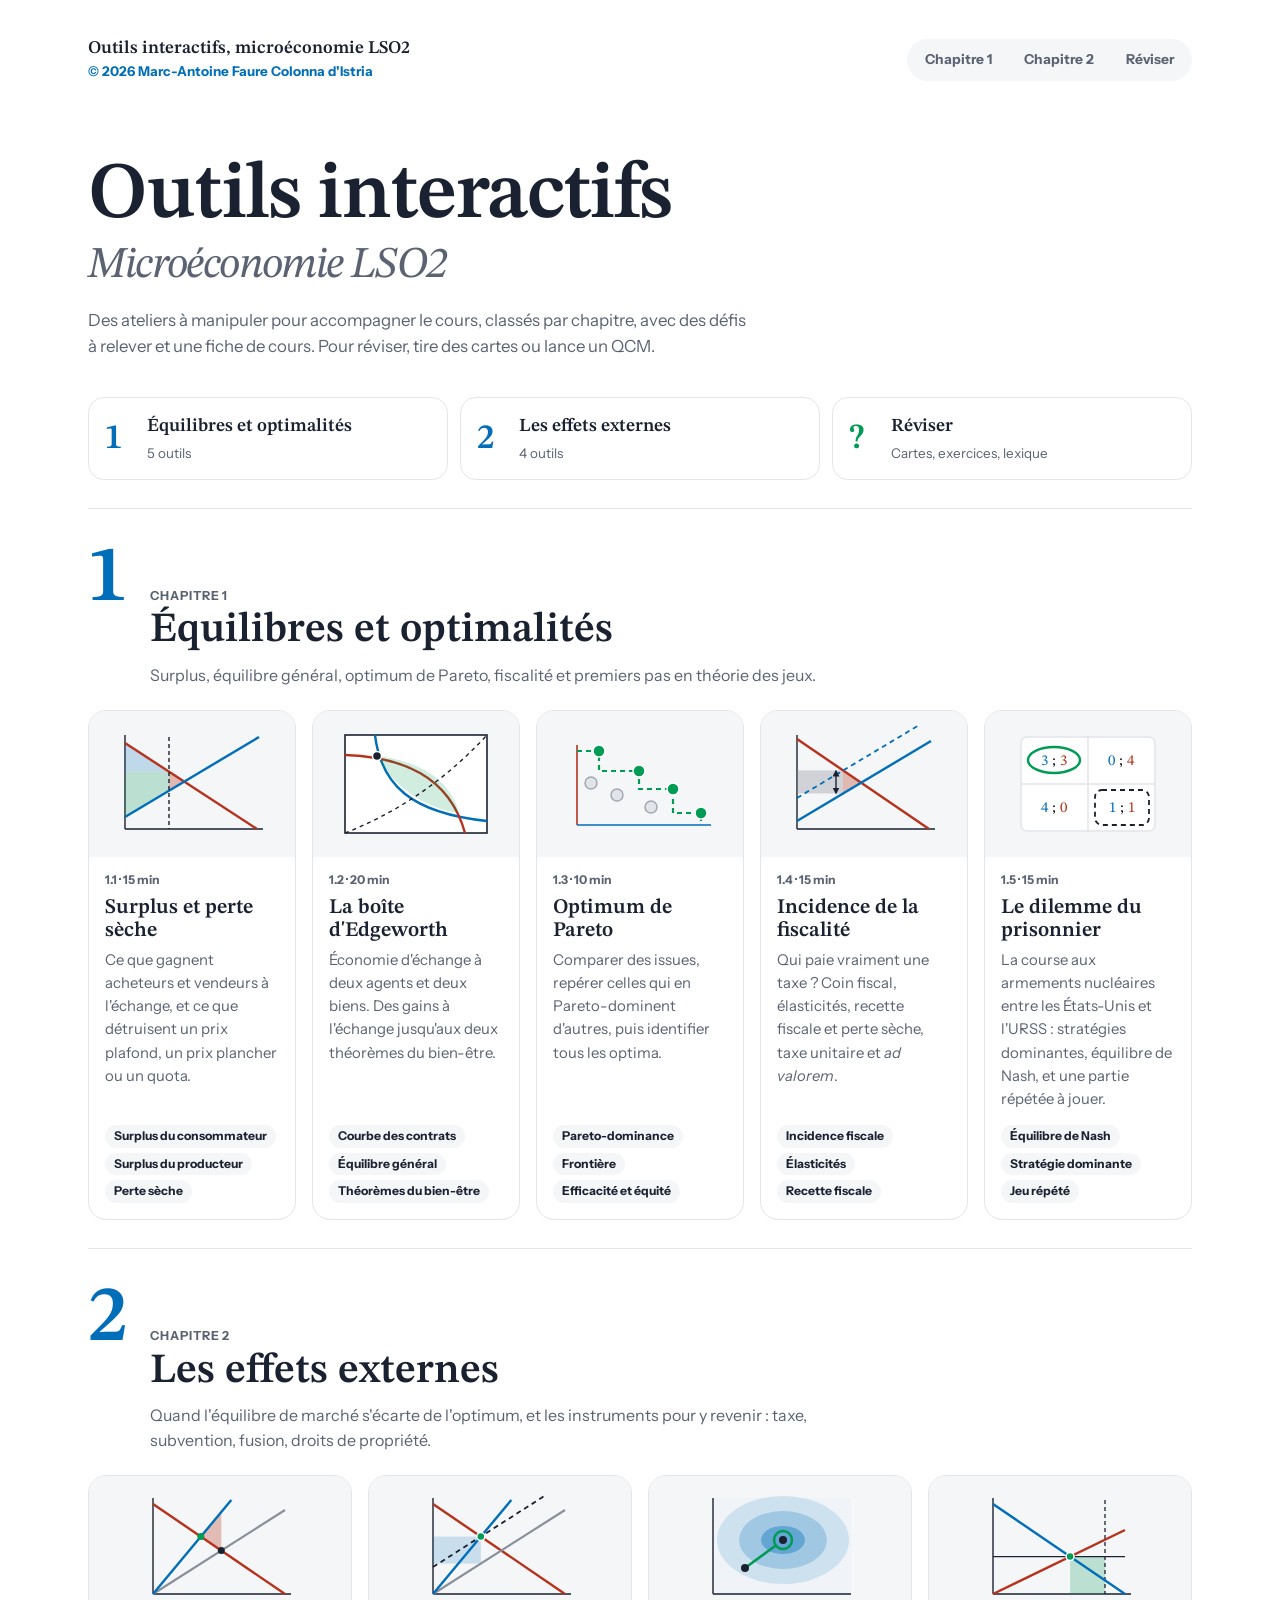
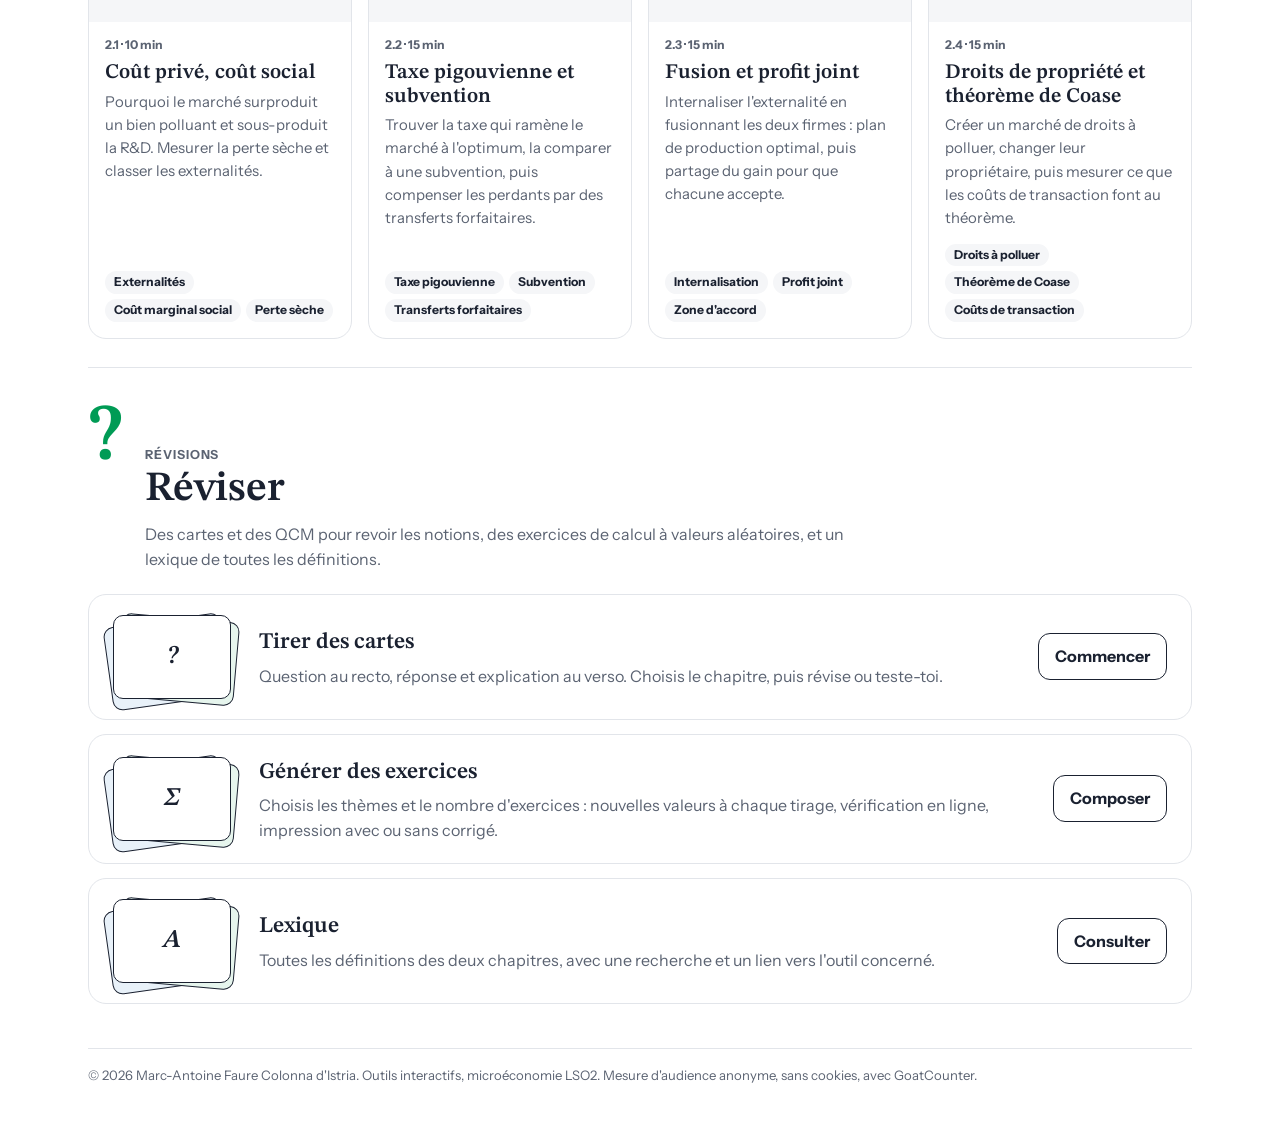
<file: index.html>
<!doctype html>
<html lang="fr">
<head>
<meta charset="utf-8">
<meta name="viewport" content="width=device-width, initial-scale=1, viewport-fit=cover">
<title>Outils interactifs – Microéconomie LSO2</title>
<meta name="author" content="Marc-Antoine Faure Colonna d'Istria">
<link rel="stylesheet" href="style.css">
<script src="commun.js"></script>
<style>

.hero{padding:clamp(16px,4vw,44px) 0 clamp(18px,3vw,30px)}
.hero h1{font-family:var(--serif);font-weight:600;font-size:clamp(2.6rem,7vw,5rem);line-height:.95;letter-spacing:-.02em;margin:0}
.hero h1 span{display:block;color:var(--muted);font-weight:400;font-style:italic;font-size:.55em;margin-top:.25em}
.hero p{max-width:60ch;color:var(--muted);margin:20px 0 0;font-size:1.05rem}
.toc{display:grid;grid-template-columns:repeat(3,1fr);gap:12px;margin:8px 0 10px}
.toc a{display:flex;gap:14px;align-items:center;border:1px solid var(--line);border-radius:16px;padding:14px 16px;text-decoration:none;color:var(--ink);transition:border-color .2s}
.toc a:hover{border-color:var(--ink)}
.toc .n{font-family:var(--serif);font-weight:600;font-size:2.2rem;line-height:1;color:var(--navy);min-width:28px}
.toc b{font-family:var(--serif);font-weight:600;font-size:1.15rem;display:block}
.toc small{color:var(--muted);font-size:.84rem}
.chap{padding-top:36px;margin-top:28px;border-top:1px solid var(--line);scroll-margin-top:12px}
.chap header{display:grid;grid-template-columns:auto 1fr;gap:4px 22px;align-items:baseline;margin-bottom:22px}
.chap .num{font-family:var(--serif);font-weight:600;font-size:clamp(3.4rem,7vw,5rem);line-height:.85;color:var(--navy);grid-row:span 2}
.chap .k{font-size:.78rem;font-weight:700;letter-spacing:.07em;text-transform:uppercase;color:var(--muted)}
.chap h2{font-family:var(--serif);font-weight:600;font-size:clamp(1.8rem,3.6vw,2.6rem);line-height:1.05;margin:0}
.chap header p{grid-column:2;margin:6px 0 0;color:var(--muted);max-width:64ch}
.tools{list-style:none;margin:0;padding:0;display:grid;grid-template-columns:repeat(auto-fit,minmax(190px,1fr));gap:16px}
.tool a{display:flex;flex-direction:column;height:100%;border:1px solid var(--line);border-radius:18px;overflow:hidden;text-decoration:none;color:inherit;transition:border-color .2s,transform .2s}
.tool a:hover{border-color:var(--ink);transform:translateY(-2px)}
.tool .ill{background:var(--soft);display:grid;place-items:center;padding:14px 0}
.tool .ill svg{width:170px;height:118px}
.tool .body{padding:14px 16px 16px;display:flex;flex-direction:column;gap:6px;flex:1}
.tool .idx{font-size:.76rem;font-weight:700;color:var(--muted)}
.tool h2{font-family:var(--serif);font-weight:600;font-size:1.3rem;line-height:1.15;margin:0}
.tool p{margin:0;color:var(--muted);font-size:.93rem}
.tool .tags{display:flex;flex-wrap:wrap;gap:5px;margin-top:auto;padding-top:8px}
.tool .tags span{font-size:.76rem;font-weight:600;padding:2px 9px;border-radius:99px;background:var(--soft)}
footer{margin-top:44px;padding-top:16px;border-top:1px solid var(--line);font-size:.82rem;color:var(--muted)}
@media (prefers-reduced-motion:reduce){.tool a{transition:none}.tool a:hover{transform:none}}
@media (max-width:760px){.toc{grid-template-columns:1fr}}
.toc a.rev .n{color:var(--forest)}
.chap .num{background:none;border:0;padding:0;border-radius:0}
.rev-card{display:grid;grid-template-columns:auto minmax(0,1fr) auto;gap:20px 28px;align-items:center;border:1px solid var(--line);border-radius:18px;padding:20px 24px;text-decoration:none;color:inherit;transition:border-color .2s}
.rev-card:hover{border-color:var(--ink)}
.rev-card .deck{position:relative;width:118px;height:84px}
.rev-card .deck i{position:absolute;inset:0;border-radius:10px;border:1.5px solid var(--ink);background:#fff}
.rev-card .deck i:nth-child(1){transform:rotate(-8deg) translate(-6px,4px);background:var(--navy-soft)}
.rev-card .deck i:nth-child(2){transform:rotate(5deg) translate(6px,2px);background:var(--forest-soft)}
.rev-card .deck i:nth-child(3){display:grid;place-items:center;font-family:var(--serif);font-weight:600;font-size:1.6rem}
.rev-card h3{font-family:var(--serif);font-weight:600;font-size:1.4rem;margin:0 0 4px}
.rev-card p{margin:0;color:var(--muted)}
.rev-card .go{font-weight:700;padding:10px 16px;border-radius:12px;border:1.5px solid var(--ink);white-space:nowrap}
.rev-card:hover .go{background:var(--ink);color:#fff}
@media (max-width:700px){.rev-card{grid-template-columns:1fr}.rev-card .go{justify-self:start}}
</style>
</head>
<body>
<div class="wrap">
  <div id="site-nav"></div>
  <section class="hero">
    <h1>Outils interactifs<span>Microéconomie LSO2</span></h1>
    <p>Des ateliers à manipuler pour accompagner le cours, classés par chapitre, avec des défis à relever et une fiche de cours. Pour réviser, tire des cartes ou lance un QCM.</p>
  </section>
  <div class="toc"><a href="#ch1"><span class="n">1</span><span><b>Équilibres et optimalités</b><small>5 outils</small></span></a><a href="#ch2"><span class="n">2</span><span><b>Les effets externes</b><small>4 outils</small></span></a><a href="#reviser" class="rev"><span class="n">?</span><span><b>Réviser</b><small>Cartes, exercices, lexique</small></span></a></div>
  <section class="chap" id="ch1">
    <header><span class="num">1</span><span class="k">Chapitre 1</span><h2>Équilibres et optimalités</h2><p>Surplus, équilibre général, optimum de Pareto, fiscalité et premiers pas en théorie des jeux.</p></header>
    <ul class="tools"><li class="tool"><a href="surplus.html"><div class="ill" aria-hidden="true"><svg viewBox="0 0 170 118">
        <path d="M18 104 H156 M18 104 V10" stroke="#1A2130" stroke-width="1.4"/>
        <path d="M18 18 L62 46.7 L18 46.7Z" fill="#006EB8" fill-opacity=".22"/>
        <path d="M18 46.7 L62 46.7 L62 65.7 L18 92Z" fill="#009B55" fill-opacity=".24"/>
        <path d="M62 46.7 L77 56.6 L62 65.7Z" fill="#B6321C" fill-opacity=".32"/>
        <path d="M18 18 L150 104" stroke="#B6321C" stroke-width="2.4"/>
        <path d="M18 92 L152 12" stroke="#006EB8" stroke-width="2.4"/>
        <path d="M62 12 V104" stroke="#1A2130" stroke-width="1.4" stroke-dasharray="4 3"/>
      </svg></div><div class="body"><span class="idx">1.1</span><h2>Surplus et perte sèche</h2>
        <p>Ce que gagnent acheteurs et vendeurs à l'échange, et ce que détruisent un prix plafond, un prix plancher ou un quota.</p>
        <div class="tags"><span>Surplus du consommateur</span><span>Surplus du producteur</span><span>Perte sèche</span></div></div></a></li>
<li class="tool"><a href="edgeworth.html"><div class="ill" aria-hidden="true"><svg viewBox="0 0 170 118">
        <rect x="14" y="10" width="142" height="98" fill="#fff" stroke="#1A2130" stroke-width="1.6"/>
        <path d="M44 10 C 50 60, 80 88, 156 96" fill="none" stroke="#006EB8" stroke-width="2.4"/>
        <path d="M14 30 C 70 32, 118 50, 134 108" fill="none" stroke="#B6321C" stroke-width="2.4"/>
        <path d="M46 31 C 90 36, 120 56, 128 88 C 96 84, 62 62, 46 31Z" fill="#009B55" fill-opacity=".18"/>
        <path d="M14 108 C 60 90, 110 60, 156 10" fill="none" stroke="#1A2130" stroke-width="1.4" stroke-dasharray="4 4"/>
        <circle cx="46" cy="31" r="4.5" fill="#1A2130" stroke="#fff" stroke-width="1.5"/>
      </svg></div><div class="body"><span class="idx">1.2</span><h2>La boîte d'Edgeworth</h2>
        <p>Économie d'échange à deux agents et deux biens. Des gains à l'échange jusqu'aux deux théorèmes du bien-être.</p>
        <div class="tags"><span>Courbe des contrats</span><span>Équilibre général</span><span>Théorèmes du bien-être</span></div></div></a></li>
<li class="tool"><a href="pareto.html"><div class="ill" aria-hidden="true"><svg viewBox="0 0 170 118">
        <path d="M22 100 V20" stroke="#B6321C" stroke-width="1.6"/><path d="M22 100 H156" stroke="#006EB8" stroke-width="1.6"/>
        <path d="M22 26 H44 V46 H84 V64 H118 V88 H146 V100" fill="none" stroke="#009B55" stroke-width="2.2" stroke-dasharray="5 4"/>
        <g fill="#009B55" stroke="#fff" stroke-width="1.5"><circle cx="44" cy="26" r="6"/><circle cx="84" cy="46" r="6"/><circle cx="118" cy="64" r="6"/><circle cx="146" cy="88" r="6"/></g>
        <g fill="#E1E4E9" stroke="#A3A9B3" stroke-width="1.5"><circle cx="62" cy="70" r="6"/><circle cx="96" cy="82" r="6"/><circle cx="36" cy="58" r="6"/></g>
      </svg></div><div class="body"><span class="idx">1.3</span><h2>Optimum de Pareto</h2>
        <p>Comparer des issues, repérer celles qui en Pareto-dominent d'autres, puis identifier tous les optima.</p>
        <div class="tags"><span>Pareto-dominance</span><span>Frontière</span><span>Efficacité et équité</span></div></div></a></li>
<li class="tool"><a href="fiscalite.html"><div class="ill" aria-hidden="true"><svg viewBox="0 0 170 118">
        <path d="M18 104 H156 M18 104 V10" stroke="#1A2130" stroke-width="1.4"/>
        <rect x="18" y="45.4" width="46" height="23.1" fill="#8A909B" fill-opacity=".35"/>
        <path d="M64 45.4 L82 57.7 L64 68.5Z" fill="#B6321C" fill-opacity=".32"/>
        <path d="M18 14 L150 104" stroke="#B6321C" stroke-width="2.4"/>
        <path d="M18 96 L152 16" stroke="#006EB8" stroke-width="2.4"/>
        <path d="M18 73 L150 -5.8" stroke="#006EB8" stroke-width="1.8" stroke-dasharray="5 4"/>
        <path d="M57 48 V66" stroke="#1A2130" stroke-width="1.4" marker-start="url(#a)" marker-end="url(#a)"/>
        <defs><marker id="a" viewBox="0 0 10 10" refX="5" refY="5" markerWidth="5" markerHeight="5" orient="auto-start-reverse"><path d="M0 0L10 5L0 10Z" fill="#1A2130"/></marker></defs>
      </svg></div><div class="body"><span class="idx">1.4</span><h2>Incidence de la fiscalité</h2>
        <p>Qui paie vraiment une taxe ? Coin fiscal, élasticités, recette fiscale et perte sèche, taxe unitaire et <i>ad valorem</i>.</p>
        <div class="tags"><span>Incidence fiscale</span><span>Élasticités</span><span>Recette fiscale</span></div></div></a></li>
<li class="tool"><a href="dilemme-prisonnier.html"><div class="ill" aria-hidden="true"><svg viewBox="0 0 170 118">
        <rect x="18" y="12" width="134" height="94" rx="6" fill="#fff" stroke="#E2E5EA" stroke-width="1.5"/>
        <path d="M85 12 V106 M18 59 H152" stroke="#E2E5EA" stroke-width="1.5"/>
        <ellipse cx="51" cy="35" rx="26" ry="13" fill="none" stroke="#009B55" stroke-width="2.4"/>
        <rect x="92" y="65" width="54" height="35" rx="7" fill="none" stroke="#1A2130" stroke-width="1.8" stroke-dasharray="5 4"/>
        <g style="font-family:'STIX Two Text',serif" font-size="15" text-anchor="middle">
          <text x="51" y="40"><tspan fill="#006EB8">3</tspan> ; <tspan fill="#B6321C">3</tspan></text>
          <text x="118" y="40"><tspan fill="#006EB8">0</tspan> ; <tspan fill="#B6321C">4</tspan></text>
          <text x="51" y="87"><tspan fill="#006EB8">4</tspan> ; <tspan fill="#B6321C">0</tspan></text>
          <text x="119" y="87"><tspan fill="#006EB8">1</tspan> ; <tspan fill="#B6321C">1</tspan></text>
        </g>
      </svg></div><div class="body"><span class="idx">1.5</span><h2>Le dilemme du prisonnier</h2>
        <p>La course aux armements nucléaires entre les États-Unis et l'URSS : stratégies dominantes, équilibre de Nash, et une partie répétée à jouer.</p>
        <div class="tags"><span>Équilibre de Nash</span><span>Stratégie dominante</span><span>Jeu répété</span></div></div></a></li>
</ul>
  </section>
  <section class="chap" id="ch2">
    <header><span class="num">2</span><span class="k">Chapitre 2</span><h2>Les effets externes</h2><p>Quand l'équilibre de marché s'écarte de l'optimum, et les instruments pour y revenir : taxe, subvention, fusion, droits de propriété.</p></header>
    <ul class="tools"><li class="tool"><a href="ch2-externalites.html"><div class="ill" aria-hidden="true"><svg viewBox="0 0 170 118"><path d="M18 104 H156 M18 104 V8" stroke="#1A2130" stroke-width="1.4"/>
  <path d="M65.8 46.6 L86.3 22 L86.3 60.6Z" fill="#B6321C" fill-opacity=".3"/>
  <path d="M18 14 L150 104" stroke="#B6321C" stroke-width="2.4"/><path d="M18 104 L150 20" stroke="#8A909B" stroke-width="2.2"/>
  <path d="M18 104 L96.3 10" stroke="#006EB8" stroke-width="2.4"/><circle cx="65.8" cy="46.6" r="3.5" fill="#009B55"/><circle cx="86.3" cy="60.6" r="3.5" fill="#1A2130"/></svg></div><div class="body"><span class="idx">2.1</span><h2>Coût privé, coût social</h2><p>Pourquoi le marché surproduit un bien polluant et sous-produit la R&amp;D. Mesurer la perte sèche et classer les externalités.</p><div class="tags"><span>Externalités</span><span>Coût marginal social</span><span>Perte sèche</span></div></div></a></li>
<li class="tool"><a href="ch2-pigou.html"><div class="ill" aria-hidden="true"><svg viewBox="0 0 170 118"><path d="M18 104 H156 M18 104 V8" stroke="#1A2130" stroke-width="1.4"/>
  <rect x="18" y="46.6" width="47.8" height="27" fill="#006EB8" fill-opacity=".18"/>
  <path d="M18 14 L150 104" stroke="#B6321C" stroke-width="2.4"/><path d="M18 104 L150 20" stroke="#8A909B" stroke-width="2.2"/>
  <path d="M18 104 L96.3 10" stroke="#006EB8" stroke-width="2.4"/><path d="M18 77 L131 5" stroke="#1A2130" stroke-width="1.8" stroke-dasharray="5 4"/>
  <circle cx="65.8" cy="46.6" r="4" fill="#009B55" stroke="#fff" stroke-width="1.5"/></svg></div><div class="body"><span class="idx">2.2</span><h2>Taxe pigouvienne et subvention</h2><p>Trouver la taxe qui ramène le marché à l'optimum, la comparer à une subvention, puis compenser les perdants par des transferts forfaitaires.</p><div class="tags"><span>Taxe pigouvienne</span><span>Subvention</span><span>Transferts forfaitaires</span></div></div></a></li>
<li class="tool"><a href="ch2-fusion.html"><div class="ill" aria-hidden="true"><svg viewBox="0 0 170 118"><rect x="18" y="8" width="138" height="96" fill="#F0F4F8"/>
  <ellipse cx="88" cy="50" rx="66" ry="44" fill="#006EB8" fill-opacity=".14"/><ellipse cx="88" cy="50" rx="44" ry="29" fill="#006EB8" fill-opacity=".22"/>
  <ellipse cx="88" cy="50" rx="22" ry="14" fill="#006EB8" fill-opacity=".38"/><path d="M18 104 H156 M18 104 V8" stroke="#1A2130" stroke-width="1.4"/>
  <circle cx="88" cy="50" r="9" fill="none" stroke="#009B55" stroke-width="2.5"/><circle cx="88" cy="50" r="4" fill="#1A2130"/>
  <path d="M50 78 L80 56" stroke="#009B55" stroke-width="2.6" stroke-linecap="round"/><circle cx="50" cy="78" r="4" fill="#1A2130"/></svg></div><div class="body"><span class="idx">2.3</span><h2>Fusion et profit joint</h2><p>Internaliser l'externalité en fusionnant les deux firmes : plan de production optimal, puis partage du gain pour que chacune accepte.</p><div class="tags"><span>Internalisation</span><span>Profit joint</span><span>Zone d'accord</span></div></div></a></li>
<li class="tool"><a href="ch2-coase.html"><div class="ill" aria-hidden="true"><svg viewBox="0 0 170 118"><path d="M18 104 H156 M18 104 V8" stroke="#1A2130" stroke-width="1.4"/>
  <rect x="95.1" y="66.6" width="34.9" height="37.4" fill="#009B55" fill-opacity=".24"/>
  <path d="M130 10 V104" stroke="#1A2130" stroke-width="1.3" stroke-dasharray="4 3"/><path d="M18 66.6 H150" stroke="#1A2130" stroke-width="1.3"/>
  <path d="M18 14 L150 104" stroke="#006EB8" stroke-width="2.4"/><path d="M18 104 L150 40" stroke="#B6321C" stroke-width="2.4"/>
  <circle cx="95.1" cy="66.6" r="4" fill="#009B55" stroke="#fff" stroke-width="1.5"/></svg></div><div class="body"><span class="idx">2.4</span><h2>Droits de propriété et théorème de Coase</h2><p>Créer un marché de droits à polluer, changer leur propriétaire, puis mesurer ce que les coûts de transaction font au théorème.</p><div class="tags"><span>Droits à polluer</span><span>Théorème de Coase</span><span>Coûts de transaction</span></div></div></a></li>
</ul>
  </section>
  <section class="chap" id="reviser">
    <header><span class="num" style="color:var(--forest)">?</span><span class="k">Révisions</span><h2>Réviser</h2><p>Des cartes et des QCM pour revoir les notions, des exercices de calcul à valeurs aléatoires, et un lexique de toutes les définitions.</p></header>
    <a class="rev-card" href="cartes.html"><span class="deck" aria-hidden="true"><i></i><i></i><i>?</i></span><span><h3>Tirer des cartes</h3><p>Question au recto, réponse et explication au verso. Choisis le chapitre, puis révise ou teste-toi.</p></span><span class="go">Commencer</span></a>
    <a class="rev-card" href="exercices.html" style="margin-top:14px"><span class="deck" aria-hidden="true"><i></i><i></i><i>Σ</i></span><span><h3>Générer des exercices</h3><p>Choisis les thèmes et le nombre d'exercices : nouvelles valeurs à chaque tirage, vérification en ligne, impression avec ou sans corrigé.</p></span><span class="go">Composer</span></a>
    <a class="rev-card" href="lexique.html" style="margin-top:14px"><span class="deck" aria-hidden="true"><i></i><i></i><i>A</i></span><span><h3>Lexique</h3><p>Toutes les définitions des deux chapitres, avec une recherche et un lien vers l'outil concerné.</p></span><span class="go">Consulter</span></a>
  </section>
  <footer>© 2026 Marc-Antoine Faure Colonna d'Istria. Outils interactifs, microéconomie LSO2. Mesure d'audience anonyme, sans cookies, avec GoatCounter.</footer>
</div>
</body>
</html>
</file>
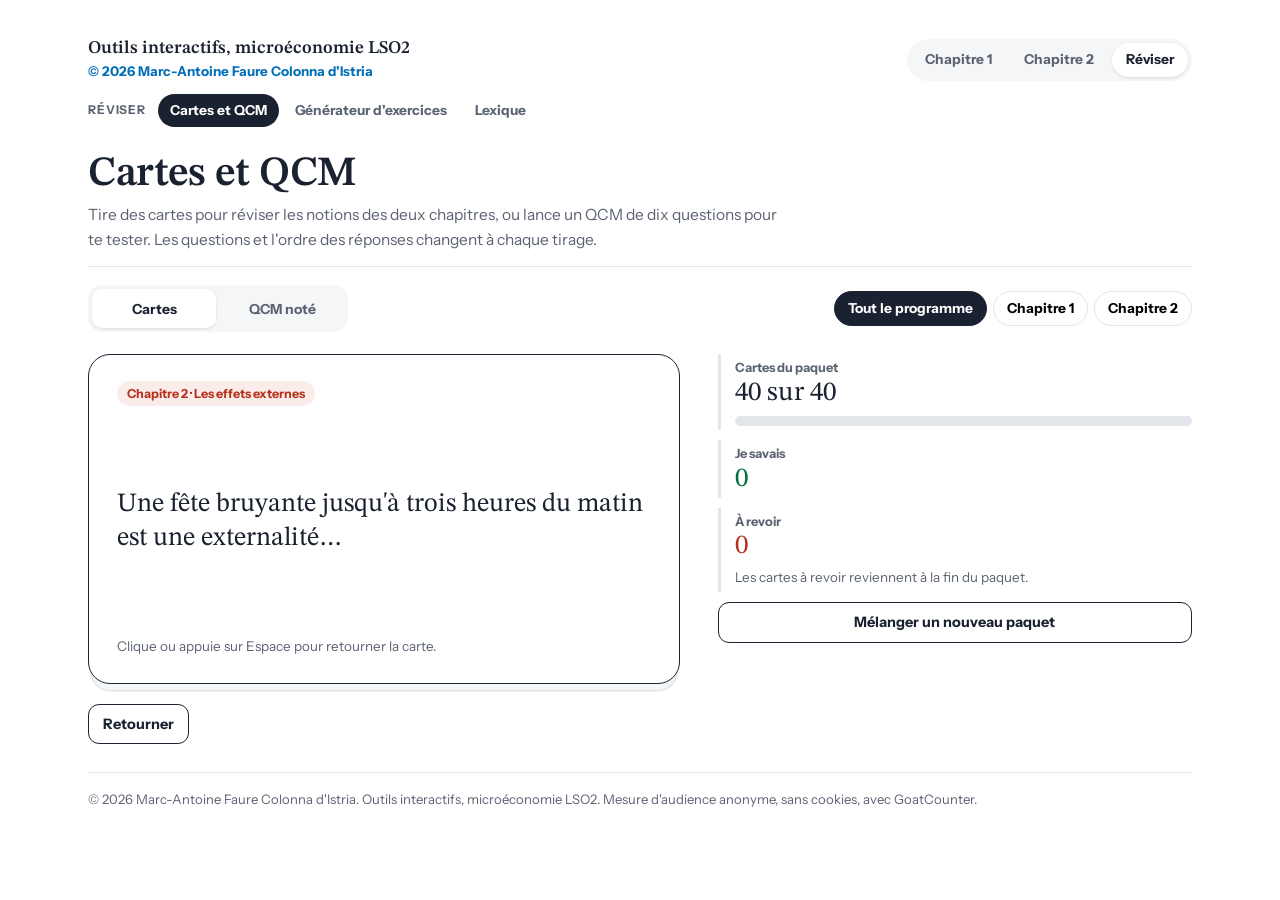
<file: cartes.html>
<!doctype html>
<html lang="fr">
<head>
<meta charset="utf-8">
<meta name="viewport" content="width=device-width, initial-scale=1, viewport-fit=cover">
<title>Cartes et QCM – Outils interactifs, microéconomie LSO2</title>
<meta name="author" content="Marc-Antoine Faure Colonna d'Istria">
<link rel="stylesheet" href="style.css">
<script src="commun.js"></script>
<style>
.bar{display:flex;flex-wrap:wrap;gap:10px 18px;align-items:center;justify-content:space-between;margin-bottom:22px}
.bar .seg{margin:0;min-width:260px}
.chips{display:flex;flex-wrap:wrap;gap:6px}
.chip{appearance:none;border:1.5px solid var(--line);background:#fff;border-radius:99px;padding:6px 13px;font:inherit;font-size:.86rem;font-weight:600;cursor:pointer}
.chip:hover{border-color:var(--ink)}
.chip[aria-pressed="true"]{background:var(--ink);border-color:var(--ink);color:#fff}
.zone{display:grid;grid-template-columns:minmax(0,1.25fr) minmax(0,1fr);gap:clamp(20px,3vw,40px);align-items:start}
/* Cartes */
.deckwrap{perspective:1400px}
.fcard{position:relative;width:100%;min-height:330px;cursor:pointer;transform-style:preserve-3d;transition:transform .55s cubic-bezier(.2,.7,.3,1);outline:none}
.fcard.flip{transform:rotateY(180deg)}
.fcard .face{position:absolute;inset:0;backface-visibility:hidden;-webkit-backface-visibility:hidden;border-radius:22px;padding:26px 28px;display:flex;flex-direction:column;gap:14px;border:1.5px solid var(--ink);background:#fff;box-shadow:0 10px 0 -4px var(--soft),0 10px 0 -2.5px var(--line)}
.fcard .back{transform:rotateY(180deg);background:var(--forest-soft);border-color:var(--forest)}
.fcard:focus-visible .face{outline:3px solid var(--navy);outline-offset:3px}
.fcard .tag{align-self:flex-start;font-size:.78rem;font-weight:700;padding:3px 10px;border-radius:99px;background:var(--navy-soft);color:var(--navy)}
.fcard .tag.c2{background:var(--brick-soft);color:var(--brick)}
.fcard .qq{font-family:var(--serif);font-size:clamp(1.3rem,2.4vw,1.65rem);line-height:1.3;margin:auto 0}
.fcard .hint{font-size:.84rem;color:var(--muted)}
.fcard .ans{font-family:var(--serif);font-size:1.3rem;line-height:1.3;font-weight:600;color:var(--forest-ink);margin:0}
.fcard .ex{margin:0}
.fcard .ex{font-size:.95rem}
.ctrl{display:flex;flex-wrap:wrap;gap:8px;margin-top:20px}
.btn.know{background:var(--forest);border-color:var(--forest)}
.btn.know:hover{background:var(--forest-ink)}
.stats{display:grid;gap:10px}
.stat{border-radius:14px;padding:12px 14px;background:var(--soft)}
.stat .h{font-size:.8rem;font-weight:700;color:var(--muted)}
.stat .v{font-family:var(--serif);font-size:1.7rem;line-height:1.1}
.pbar{height:10px;border-radius:99px;background:var(--line);overflow:hidden;margin-top:8px;display:flex}
.pbar i{display:block;height:100%;transition:width .3s}
/* QCM */
.qcm .qhead{display:flex;justify-content:space-between;align-items:center;font-size:.88rem;color:var(--muted);margin-bottom:12px}
.qcm .qtext{font-family:var(--serif);font-size:clamp(1.25rem,2.2vw,1.5rem);line-height:1.3;margin:0 0 16px}
.prog{display:flex;gap:4px}
.prog i{width:18px;height:5px;border-radius:99px;background:var(--line)}
.prog i.ok{background:var(--forest)}.prog i.ko{background:var(--brick)}.prog i.cur{background:var(--ink)}
.res h3{font-family:var(--serif);font-size:1.6rem;margin:0 0 6px}
.res .big{font-family:var(--serif);font-size:3.2rem;line-height:1;margin:6px 0 10px}
.res ol{padding-left:20px;margin:10px 0 0}.res li{margin:8px 0}
.res li small{display:block;color:var(--muted)}
@media (max-width:880px){.zone{grid-template-columns:1fr}}
@media (prefers-reduced-motion:reduce){.fcard{transition:none}}
</style>
</head>
<body>
<div class="wrap">
  <div id="site-nav"></div>
  <header class="top">
    <div>
      <h1>Cartes et QCM</h1>
      <p class="lede">Tire des cartes pour réviser les notions des deux chapitres, ou lance un QCM de dix questions pour te tester. Les questions et l'ordre des réponses changent à chaque tirage.</p>
    </div>
  </header>

  <div class="bar">
    <div class="seg" role="group" aria-label="Mode">
      <button data-mode="cartes" aria-pressed="true">Cartes</button>
      <button data-mode="qcm" aria-pressed="false">QCM noté</button>
    </div>
    <div class="chips" role="group" aria-label="Chapitre">
      <button class="chip" data-ch="0" aria-pressed="true">Tout le programme</button>
      <button class="chip" data-ch="1" aria-pressed="false">Chapitre 1</button>
      <button class="chip" data-ch="2" aria-pressed="false">Chapitre 2</button>
    </div>
  </div>

  <section id="cartes" class="zone">
    <div>
      <div class="deckwrap">
        <div class="fcard" id="fcard" tabindex="0" role="button" aria-label="Retourner la carte">
          <div class="face front"><span class="tag" id="ftag"></span><p class="qq" id="fq"></p><span class="hint">Clique ou appuie sur Espace pour retourner la carte.</span></div>
          <div class="face back"><span class="tag" id="btag"></span><p class="hint" id="bq" style="margin:0"></p><p class="ans" id="ba"></p><p class="ex" id="bx"></p></div>
        </div>
      </div>
      <div class="ctrl" id="cbtns">
        <button class="btn ghost" id="flip">Retourner</button>
        <button class="btn know" id="know" hidden>Je savais</button>
        <button class="btn ghost" id="again" hidden>À revoir</button>
      </div>
    </div>
    <div class="stats">
      <div class="stat"><div class="h">Cartes du paquet</div><div class="v" id="sLeft"></div>
        <div class="pbar" aria-hidden="true"><i id="pKnow" style="background:var(--forest)"></i><i id="pAgain" style="background:var(--brick)"></i></div></div>
      <div class="stat"><div class="h">Je savais</div><div class="v" id="sKnow" style="color:var(--forest-ink)"></div></div>
      <div class="stat"><div class="h">À revoir</div><div class="v" id="sAgain" style="color:var(--brick)"></div><p class="small" style="margin:6px 0 0">Les cartes à revoir reviennent à la fin du paquet.</p></div>
      <button class="btn ghost" id="reshuffle">Mélanger un nouveau paquet</button>
    </div>
  </section>

  <section id="qcm" class="zone" hidden>
    <div class="card pad qcm" id="qbox"></div>
    <div class="stats">
      <div class="stat"><div class="h">Score</div><div class="v" id="qScore">0</div></div>
      <div class="stat"><div class="h">Meilleur score de la session</div><div class="v" id="qBest">–</div></div>
      <button class="btn ghost" id="qnew">Nouveau QCM</button>
    </div>
  </section>

  <footer>© 2026 Marc-Antoine Faure Colonna d'Istria. Outils interactifs, microéconomie LSO2. Mesure d'audience anonyme, sans cookies, avec GoatCounter.</footer>
</div>

<script>
/* Banque de questions : [chapitre, question, [bonne réponse, distracteurs...], explication] */
const Q = [
[1, "Que mesure le surplus du consommateur ?", ["L'écart entre le prix maximum que les acheteurs sont prêts à payer et le prix qu'ils paient", "Le profit des entreprises sur le marché", "La différence entre le prix et le coût marginal", "La quantité achetée au-delà de l'équilibre"], "C'est l'évaluation monétaire de la satisfaction que les acheteurs retirent de l'échange."],
[1, "Le surplus du producteur et le profit diffèrent…", ["des coûts fixes : $SP = π + CF$", "des coûts variables", "de la recette fiscale", "du surplus du consommateur"], "Le surplus du producteur ne retranche que les coûts variables ; le profit retranche aussi les coûts fixes."],
[1, "Un prix plafond fixé au-dessus du prix d'équilibre…", ["n'a aucun effet sur le marché", "crée une pénurie", "crée un excédent d'offre", "augmente la perte sèche"], "Le prix d'équilibre respecte déjà le plafond : la contrainte n'est pas contraignante."],
[1, "Un prix plancher contraignant provoque…", ["un excédent d'offre et une perte sèche", "une pénurie et une perte sèche", "une hausse de la quantité échangée", "un transfert sans perte sèche"], "Au prix plancher, les consommateurs achètent moins : la quantité échangée baisse, des échanges avantageux disparaissent."],
[1, "À quoi correspond une perte sèche ?", ["Au surplus perdu parce que des échanges avantageux n'ont plus lieu", "À la recette fiscale perçue par l'État", "Au surplus transféré des consommateurs aux producteurs", "Aux coûts fixes des entreprises"], "Elle mesure la baisse du surplus total : les unités qui ne sont plus échangées rapportaient plus qu'elles ne coûtaient."],
[1, "Dans la boîte d'Edgeworth, la courbe des contrats est…", ["l'ensemble des allocations où les courbes d'indifférence des deux agents sont tangentes", "l'ensemble des paniers que l'agent A peut acheter", "la droite de budget qui passe par la dotation", "l'ensemble des allocations que les deux agents préfèrent à leur dotation"], "Ce sont les optima de Pareto. La partie que les deux agents préfèrent à la dotation s'appelle le noyau."],
[1, "À un optimum de Pareto d'une économie d'échange…", ["$TMS^A = TMS^B$", "les deux agents ont la même utilité", "chaque agent détient la moitié de chaque bien", "$TMS^A = 1$"], "Si les TMS diffèrent, un échange peut améliorer la situation des deux agents."],
[1, "Le premier théorème du bien-être énonce que…", ["tout équilibre concurrentiel est un optimum de Pareto", "tout optimum de Pareto est un équilibre concurrentiel", "l'équilibre concurrentiel est équitable", "il existe un unique optimum de Pareto"], "La réciproque, avec redistribution des dotations, est le second théorème."],
[1, "Selon le second théorème, comment atteindre un optimum de Pareto choisi ?", ["Redistribuer les dotations par des transferts forfaitaires, puis laisser le marché fonctionner", "Fixer les prix au niveau voulu", "Taxer chaque unité échangée", "Imposer les quantités consommées"], "Le planificateur ne touche ni aux prix ni aux quantités : il déplace la dotation initiale."],
[1, "Pourquoi $TMS^A = TMS^B$ ne suffit-il pas pour que le marché atteigne un optimum donné ?", ["La droite de budget qui soutient cet optimum doit aussi passer par la dotation", "Les TMS ne sont jamais égaux à l'équilibre", "Le marché ne peut atteindre que le centre de la boîte", "Il faut que les deux agents aient les mêmes préférences"], "Chaque agent doit pouvoir financer son panier avec la valeur de sa dotation."],
[1, "Comparez les issues $(4 ; 8)$ et $(4 ; 6)$.", ["$(4 ; 8)$ Pareto-domine $(4 ; 6)$", "$(4 ; 6)$ Pareto-domine $(4 ; 8)$", "Aucune ne domine l'autre", "Elles sont équivalentes"], "Le joueur 1 est indifférent et le joueur 2 strictement mieux : c'est une dominance, malgré l'égalité."],
[1, "Comparez les issues $(10 ; 0)$ et $(5 ; 5)$.", ["Aucune ne Pareto-domine l'autre", "$(5 ; 5)$ Pareto-domine $(10 ; 0)$", "$(10 ; 0)$ Pareto-domine $(5 ; 5)$", "Elles ont la même efficacité, donc $(5 ; 5)$ domine"], "Chaque issue est meilleure pour l'un des joueurs : elles ne sont pas comparables au sens de Pareto."],
[1, "Une situation où un seul agent possède tous les biens peut-elle être un optimum de Pareto ?", ["Oui, on ne peut améliorer le sort de l'autre sans réduire le sien", "Non, elle est inéquitable", "Non, les TMS ne sont pas définis", "Seulement si l'autre agent est d'accord"], "Le critère de Pareto ne dit rien de la répartition."],
[1, "Une taxe unitaire pèse surtout sur les consommateurs quand…", ["la demande est moins élastique que l'offre", "la taxe est versée par les consommateurs", "l'offre est moins élastique que la demande", "la taxe est ad valorem"], "La charge retombe sur le côté du marché qui peut le moins renoncer à l'échange."],
[1, "Que change le fait que la taxe soit versée par les consommateurs plutôt que par les producteurs ?", ["Rien : prix payés, prix reçus et quantité sont les mêmes", "Les consommateurs supportent toute la taxe", "La perte sèche disparaît", "La recette fiscale double"], "L'incidence ne dépend pas de qui verse la taxe à l'État, mais des élasticités."],
[1, "La recette fiscale d'une taxe unitaire vaut…", ["$t × q_t$, la quantité échangée avec la taxe", "$t × q*$, la quantité d'équilibre sans taxe", "$t × (q* − q_t)$", "$(p_c − p*) × q_t$"], "La taxe ne s'applique qu'aux unités effectivement échangées."],
[1, "Qu'est-ce qu'un équilibre de Nash ?", ["Une situation où aucun joueur n'a intérêt à changer seul de stratégie", "L'issue qui maximise la somme des gains", "Une issue où les deux joueurs coopèrent", "Une situation où chaque joueur gagne au moins autant que l'autre"], "Chaque stratégie est une meilleure réponse à celle de l'autre."],
[1, "Une stratégie dominante est…", ["la meilleure réponse d'un joueur, quelle que soit la stratégie de l'autre", "la stratégie qui donne le gain le plus élevé de la matrice", "la stratégie choisie par le joueur le plus puissant", "la stratégie qui mène à l'optimum de Pareto"], "Dans le dilemme du prisonnier, trahir est dominant pour chaque joueur."],
[1, "Dans le dilemme du prisonnier, l'équilibre de Nash est…", ["Pareto-dominé par la coopération mutuelle", "le seul optimum de Pareto", "la coopération mutuelle", "impossible à atteindre"], "Chaque joueur suit son intérêt, et tous deux aboutissent à une issue qu'ils jugent moins bonne."],
[2, "Qu'est-ce qu'une externalité ?", ["L'impact de l'activité d'un agent sur un autre agent, sans compensation", "Un coût supporté par l'entreprise elle-même", "Un effet qui passe par les prix du marché", "Une taxe imposée par l'État"], "La définition du cours : production ou consommation, effet positif ou négatif, sans compensation."],
[2, "Face à une externalité négative comme la pollution, le marché…", ["surproduit, et le prix est trop bas", "sous-produit, et le prix est trop élevé", "produit la quantité optimale", "cesse de produire"], "Le producteur égalise le prix et son coût privé, inférieur au coût social."],
[2, "Face à une externalité positive comme la R&D, le marché…", ["sous-produit", "surproduit", "produit la quantité optimale", "fixe un prix trop bas"], "Le coût privé dépasse le coût pour la société : la firme s'arrête trop tôt."],
[2, "Le coût marginal social d'une activité polluante vaut…", ["$Cm^p + Cm^e$", "$Cm^p − Cm^e$", "$Cm^e$ seul", "le prix de marché"], "On ajoute au coût privé le coût imposé aux tiers pour la dernière unité."],
[2, "Une fête bruyante jusqu'à trois heures du matin est une externalité…", ["de consommation, négative", "de production, négative", "de consommation, positive", "de production, positive"], "Le bruit vient d'une consommation, et les voisins le subissent sans compensation."],
[2, "Se faire vacciner est une externalité…", ["de consommation, positive", "de consommation, négative", "de production, positive", "Ce n'est pas une externalité"], "En se protégeant, on réduit aussi le risque de contagion pour les autres."],
[2, "Les abeilles d'un apiculteur pollinisent le verger voisin : c'est une externalité…", ["de production, positive", "de production, négative", "de consommation, positive", "Ce n'est pas une externalité"], "La production de l'apiculteur augmente la récolte du voisin, qui ne le paie pas."],
[2, "À quel niveau fixer la taxe pigouvienne ?", ["$t = Cm^e(q̄)$, le coût externe marginal évalué à l'optimum", "$t = Cm^e(q*)$, évalué à l'équilibre privé", "$t = Cm^p(q̄)$", "t égale au prix d'équilibre"], "La firme égalise alors $p = Cm^p + t = Cm^s$."],
[2, "Taxe pigouvienne et subvention à la réduction…", ["mènent à la même allocation, avec une répartition différente", "mènent à des quantités différentes", "coûtent la même chose à l'État", "ne corrigent pas l'externalité"], "Renoncer à une unité rapporte s, comme produire coûtait t. Seuls les transferts diffèrent."],
[2, "Quelle est la principale limite de la taxe pigouvienne ?", ["L'État doit connaître le coût externe marginal", "Elle ne modifie pas les quantités", "Elle supprime le marché", "Elle est toujours plus coûteuse qu'une subvention"], "C'est le problème d'information ; s'y ajoute celui de l'acceptabilité."],
[2, "À quoi servent les transferts forfaitaires après une taxe pigouvienne ?", ["À compenser les perdants sans modifier les décisions", "À rembourser la taxe aux firmes par unité produite", "À financer une subvention à la production", "À réduire la perte sèche"], "Ils ne dépendent pas des quantités : l'optimum est préservé et la réforme devient acceptable."],
[2, "Après une fusion, comment la firme 1 fixe-t-elle sa production ?", ["$p = Cm1^p + Cm^e = Cm1^s$", "$p = Cm1^p$", "p = $Cm^e$", "Elle produit comme avant"], "L'entité fusionnée supporte le dommage causé à son usine 2 : elle en tient compte."],
[2, "Deux firmes acceptent de fusionner si…", ["chacune reçoit au moins son profit de l'équilibre privé", "le profit joint est partagé à parts égales", "l'État compense la firme victime", "le prix baisse après la fusion"], "C'est la contrainte de participation : $αΠ̄_J ≥ π1*$ et $(1 − α)Π̄_J ≥ π2*$."],
[2, "Un intervalle d'accord sur le partage α existe si…", ["le profit joint dépasse la somme des profits privés", "les deux firmes ont le même profit privé", "$α = 0,5$", "l'externalité est positive"], "Il faut $Π̄_J ≥ π1* + π2*$ : la fusion doit créer un gain à partager."],
[2, "Que dit le théorème de Coase ?", ["Sans coûts de transaction, l'attribution des droits de propriété est sans effet sur l'allocation", "L'État doit toujours taxer les pollueurs", "Les droits doivent être attribués à la victime", "La négociation aboutit toujours à zéro pollution"], "Seule la répartition des gains dépend de l'attribution des droits."],
[2, "À l'équilibre d'un marché de droits à polluer, le prix d'un droit vaut…", ["$Cm^e(q̄1)$, le dommage marginal à l'optimum", "le coût marginal privé du pollueur", "zéro", "le prix du bien"], "La victime paie un droit au plus le dommage qu'elle évite."],
[2, "Changer le propriétaire des droits à polluer modifie…", ["la répartition des profits", "la quantité produite par le pollueur", "le niveau de pollution", "le prix du bien"], "Dans l'exemple du cours, le profit total reste 6 750 dans les deux cas."],
[2, "Avec des coûts de transaction élevés…", ["l'attribution des droits peut déterminer l'allocation finale", "le théorème de Coase s'applique toujours", "la pollution disparaît", "les droits n'ont plus de valeur"], "Des échanges avantageux n'ont plus lieu, car négocier coûte plus qu'il ne rapporte."],
[2, "À Vittel, qui détenait de fait le droit de polluer ?", ["Les agriculteurs : c'est la victime, Nestlé, qui a payé", "Nestlé", "L'État", "Personne : la pollution était interdite"], "Nestlé a financé des contrats avec une quarantaine d'exploitations ; leur petit nombre limitait les coûts de transaction."],
[2, "Quel instrument relève de la logique transformatrice ?", ["Créer des droits de propriété échangeables", "La taxe pigouvienne", "La subvention à la réduction", "Un prix plafond"], "La fusion et les droits de propriété changent le statut de l'externalité, sans que l'État fixe de prix."],
[2, "Le gel de la taxe carbone en 2018 illustre…", ["le problème d'acceptabilité d'une taxe pigouvienne", "l'efficacité du théorème de Coase", "une externalité positive", "l'absence de perte sèche"], "La hausse a été gelée après le mouvement des gilets jaunes."],
];

const shuffle = a => { a = [...a]; for (let i = a.length - 1; i > 0; i--) { const j = Math.floor(Math.random() * (i + 1)); [a[i], a[j]] = [a[j], a[i]]; } return a; };
const conv = x => x.replace(/(TMS|Cm1|Cm|Bm)\^([A-Za-z]+)/g, (_, b, e) => `${b}<sup>${e}</sup>`).replace(/Cm(\d)<sup>/g, 'Cm<sub>$1</sub><sup>').replace(/_(J|t|c|p)\b/g, '<sub>$1</sub>').replace(/π(\d)\*/g, 'π<sub>$1</sub>*').replace(/q(̄?)(\d)\b/g, 'q$1<sub>$2</sub>');
const fmt = s => s.replace(/\$([^$]+)\$/g, (_, x) => `<span class="m">${conv(x)}</span>`);
const tag = c => `Chapitre ${c} · ${c === 1 ? 'Équilibres et optimalités' : 'Les effets externes'}`;
const st = { mode: 'cartes', ch: 0 };
const pool = () => Q.filter(q => !st.ch || q[0] === st.ch);

/* ---------- Cartes ---------- */
let deck, know, again, total;
function newDeck() { deck = shuffle(pool()); know = 0; again = 0; total = deck.length; showCard(); }
function showCard() {
  const fc = $('#fcard'); fc.classList.remove('flip');
  $('#know').hidden = true; $('#again').hidden = true; $('#flip').hidden = false;
  if (!deck.length) {
    $('#ftag').textContent = 'Paquet terminé'; $('#ftag').className = 'tag';
    $('#fq').innerHTML = `Tu connaissais ${know} carte${know > 1 ? 's' : ''} du premier coup sur ${total}.`;
    $('#flip').hidden = true; stats(); return;
  }
  const c = deck[0];
  $('#ftag').textContent = tag(c[0]); $('#ftag').className = 'tag' + (c[0] === 2 ? ' c2' : '');
  $('#btag').textContent = 'Réponse'; $('#btag').className = 'tag';
  $('#fq').innerHTML = fmt(c[1]); $('#bq').innerHTML = fmt(c[1]); $('#ba').innerHTML = fmt(c[2][0]).replace(/^./, x => x.toUpperCase()); $('#bx').innerHTML = fmt(c[3]);
  stats();
}
function flip() {
  if (!deck.length) return;
  const fc = $('#fcard'), f = fc.classList.toggle('flip');
  $('#know').hidden = !f; $('#again').hidden = !f; $('#flip').textContent = f ? 'Voir la question' : 'Retourner';
}
function grade(ok) {
  const c = deck.shift();
  if (ok) { if (!c.seen) know++; } else { if (!c.seen) again++; c.seen = true; deck.push(c); }
  $('#flip').textContent = 'Retourner';
  showCard();
}
function stats() {
  $('#sLeft').textContent = `${deck.length} sur ${total}`;
  $('#sKnow').textContent = know; $('#sAgain').textContent = again;
  $('#pKnow').style.width = (100 * know / total) + '%'; $('#pAgain').style.width = (100 * again / total) + '%';
}
$('#fcard').addEventListener('click', flip);
$('#fcard').addEventListener('keydown', e => { if (e.key === ' ' || e.key === 'Enter') { e.preventDefault(); flip(); } });
$('#flip').addEventListener('click', flip);
$('#know').addEventListener('click', () => grade(true));
$('#again').addEventListener('click', () => grade(false));
$('#reshuffle').addEventListener('click', () => { Q.forEach(q => delete q.seen); newDeck(); });

/* ---------- QCM ---------- */
let qs, qi, qres, best = null;
function newQcm() {
  qs = shuffle(pool()).slice(0, 10).map(q => ({ q, opts: shuffle(q[2].map((t, i) => ({ t, ok: i === 0 }))) }));
  qi = 0; qres = []; showQ();
}
function prog() { return `<span class="prog">${qs.map((_, i) => `<i class="${i < qres.length ? (qres[i] ? 'ok' : 'ko') : i === qi ? 'cur' : ''}"></i>`).join('')}</span>`; }
function showQ() {
  const x = qs[qi];
  $('#qbox').innerHTML = `<div class="qhead"><span>Question ${qi + 1} sur ${qs.length} · Chapitre ${x.q[0]}</span>${prog()}</div>
    <p class="qtext">${fmt(x.q[1])}</p>
    <div class="opts">${x.opts.map((o, i) => `<button class="opt" data-i="${i}">${fmt(o.t)}</button>`).join('')}</div>
    <div class="fbk" hidden aria-live="polite"></div>
    <div class="row"><button class="btn" id="qnext" hidden>${qi === qs.length - 1 ? 'Voir le résultat' : 'Question suivante'}</button></div>`;
  $('#qScore').textContent = `${qres.filter(Boolean).length} sur ${qres.length}`;
}
$('#qbox').addEventListener('click', e => {
  const b = e.target.closest('.opt');
  if (b && !b.disabled) {
    const x = qs[qi], o = x.opts[+b.dataset.i];
    qres.push(o.ok); x.ok = o.ok; x.chosen = o.t;
    document.querySelectorAll('#qbox .opt').forEach((el, i) => { el.disabled = true; if (x.opts[i].ok) el.classList.add('right'); });
    if (!o.ok) b.classList.add('wrong');
    const f = $('#qbox .fbk'); f.hidden = false; f.className = 'fbk ' + (o.ok ? 'ok' : 'ko');
    f.innerHTML = `<b>${o.ok ? 'Exact.' : 'Non.'}</b> ${fmt(x.q[3])}`;
    $('#qnext').hidden = false; $('#qnext').focus();
    $('#qbox .qhead').innerHTML = `<span>Question ${qi + 1} sur ${qs.length} · Chapitre ${x.q[0]}</span>${prog()}`;
    $('#qScore').textContent = `${qres.filter(Boolean).length} sur ${qres.length}`;
    if (o.ok) pop(f);
    return;
  }
  if (e.target.closest('#qnext')) { if (qi < qs.length - 1) { qi++; showQ(); } else result(); }
  if (e.target.closest('#qagain')) newQcm();
});
function result() {
  const n = qres.filter(Boolean).length, errs = qs.filter(x => !x.ok);
  best = best == null ? n : Math.max(best, n);
  $('#qBest').textContent = `${best} sur ${qs.length}`;
  const msg = n === qs.length ? 'Sans faute.' : n >= 8 ? 'Très bien.' : n >= 5 ? 'C\'est un début : relis les explications des erreurs.' : 'Repasse par les cartes avant de recommencer.';
  $('#qbox').innerHTML = `<div class="res"><h3>Résultat</h3><div class="big">${n} / ${qs.length}</div><p>${msg}</p>
    ${errs.length ? `<h4 style="margin:16px 0 0">À revoir</h4><ol>${errs.map(x => `<li><b>${fmt(x.q[1])}</b><small>Ta réponse : ${fmt(x.chosen)}</small>Bonne réponse : ${fmt(x.q[2][0])}</li>`).join('')}</ol>` : ''}
    <div class="row" style="margin-top:16px"><button class="btn" id="qagain">Nouveau QCM</button></div></div>`;
  if (n >= 8) pop($('#qbox .big'));
}
$('#qnew').addEventListener('click', newQcm);

/* ---------- Mode et filtre ---------- */
function setMode(md) {
  st.mode = md;
  document.querySelectorAll('[data-mode]').forEach(b => b.setAttribute('aria-pressed', String(b.dataset.mode === md)));
  $('#cartes').hidden = md !== 'cartes'; $('#qcm').hidden = md !== 'qcm';
}
document.querySelectorAll('[data-mode]').forEach(b => b.addEventListener('click', () => setMode(b.dataset.mode)));
document.querySelectorAll('[data-ch]').forEach(b => b.addEventListener('click', () => {
  st.ch = +b.dataset.ch;
  document.querySelectorAll('[data-ch]').forEach(x => x.setAttribute('aria-pressed', String(x === b)));
  Q.forEach(q => delete q.seen); newDeck(); newQcm();
}));
newDeck(); newQcm();
</script>
</body>
</html>
</file>
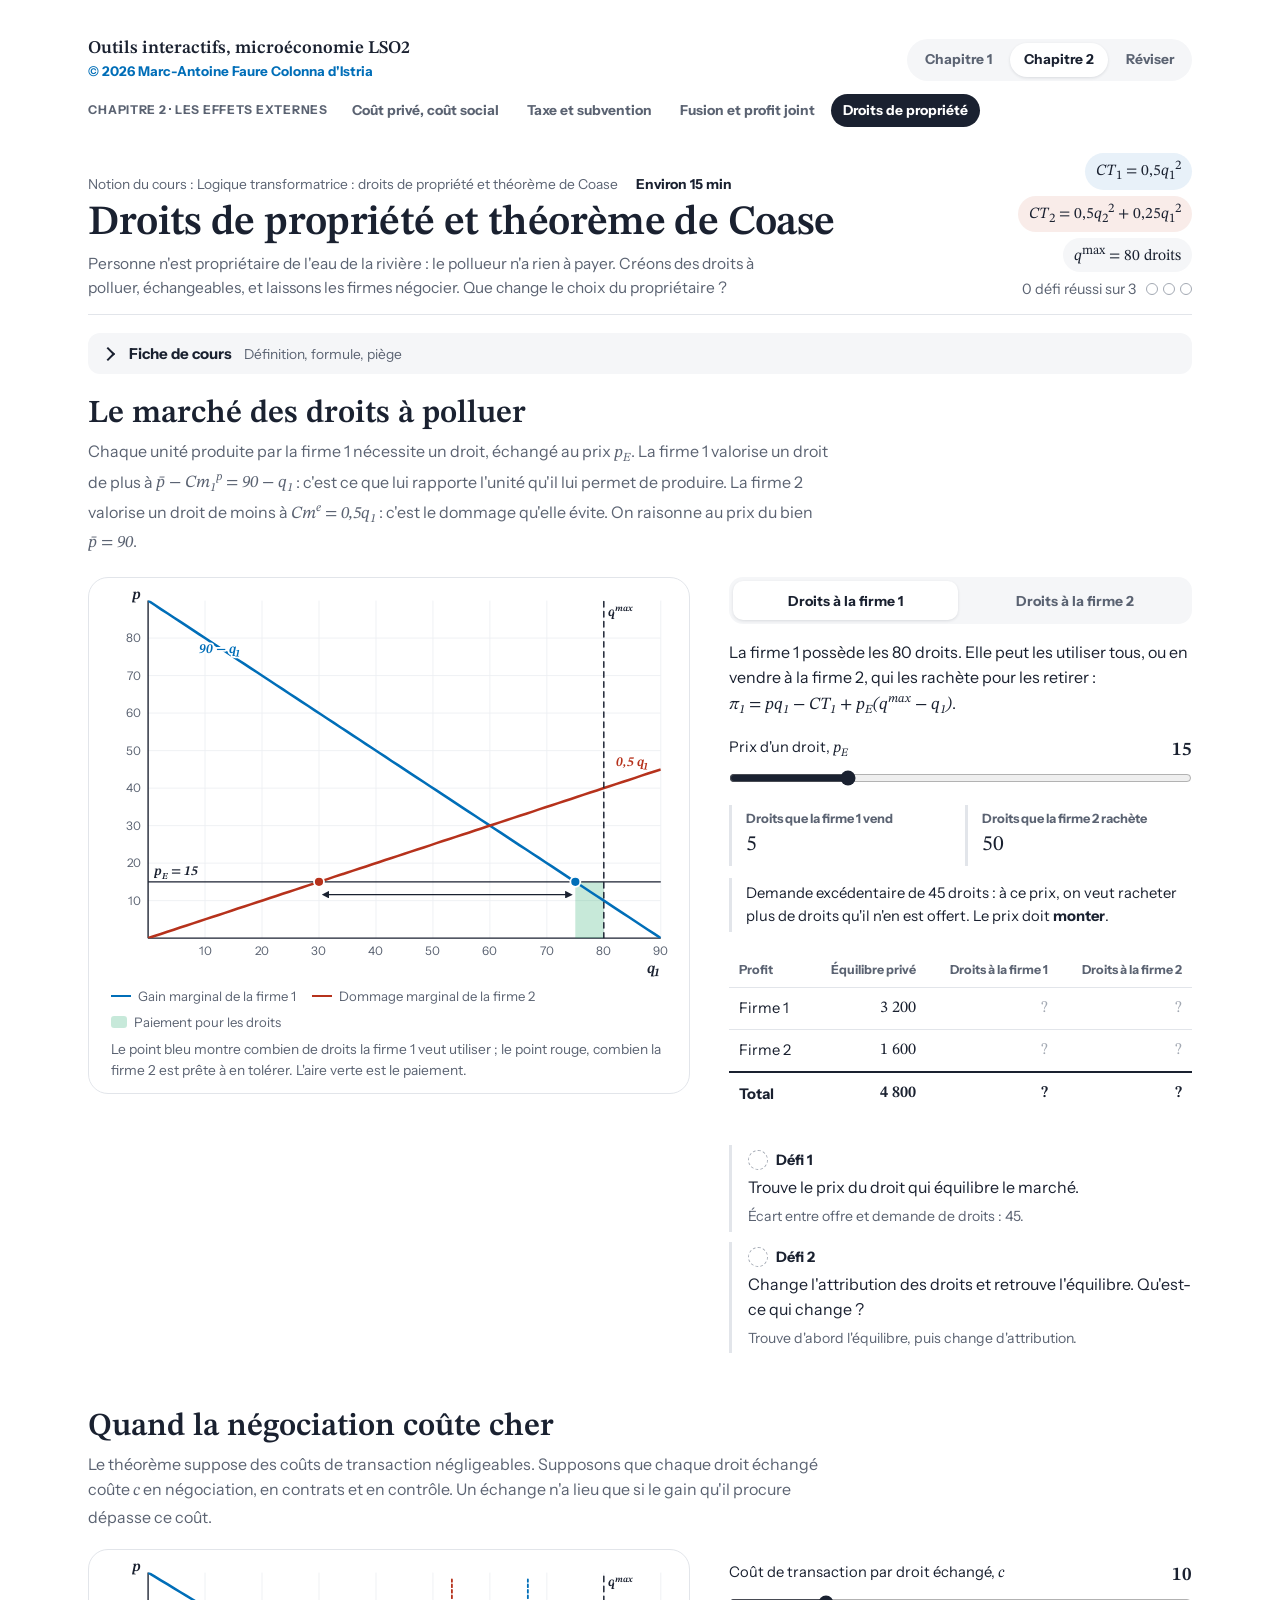
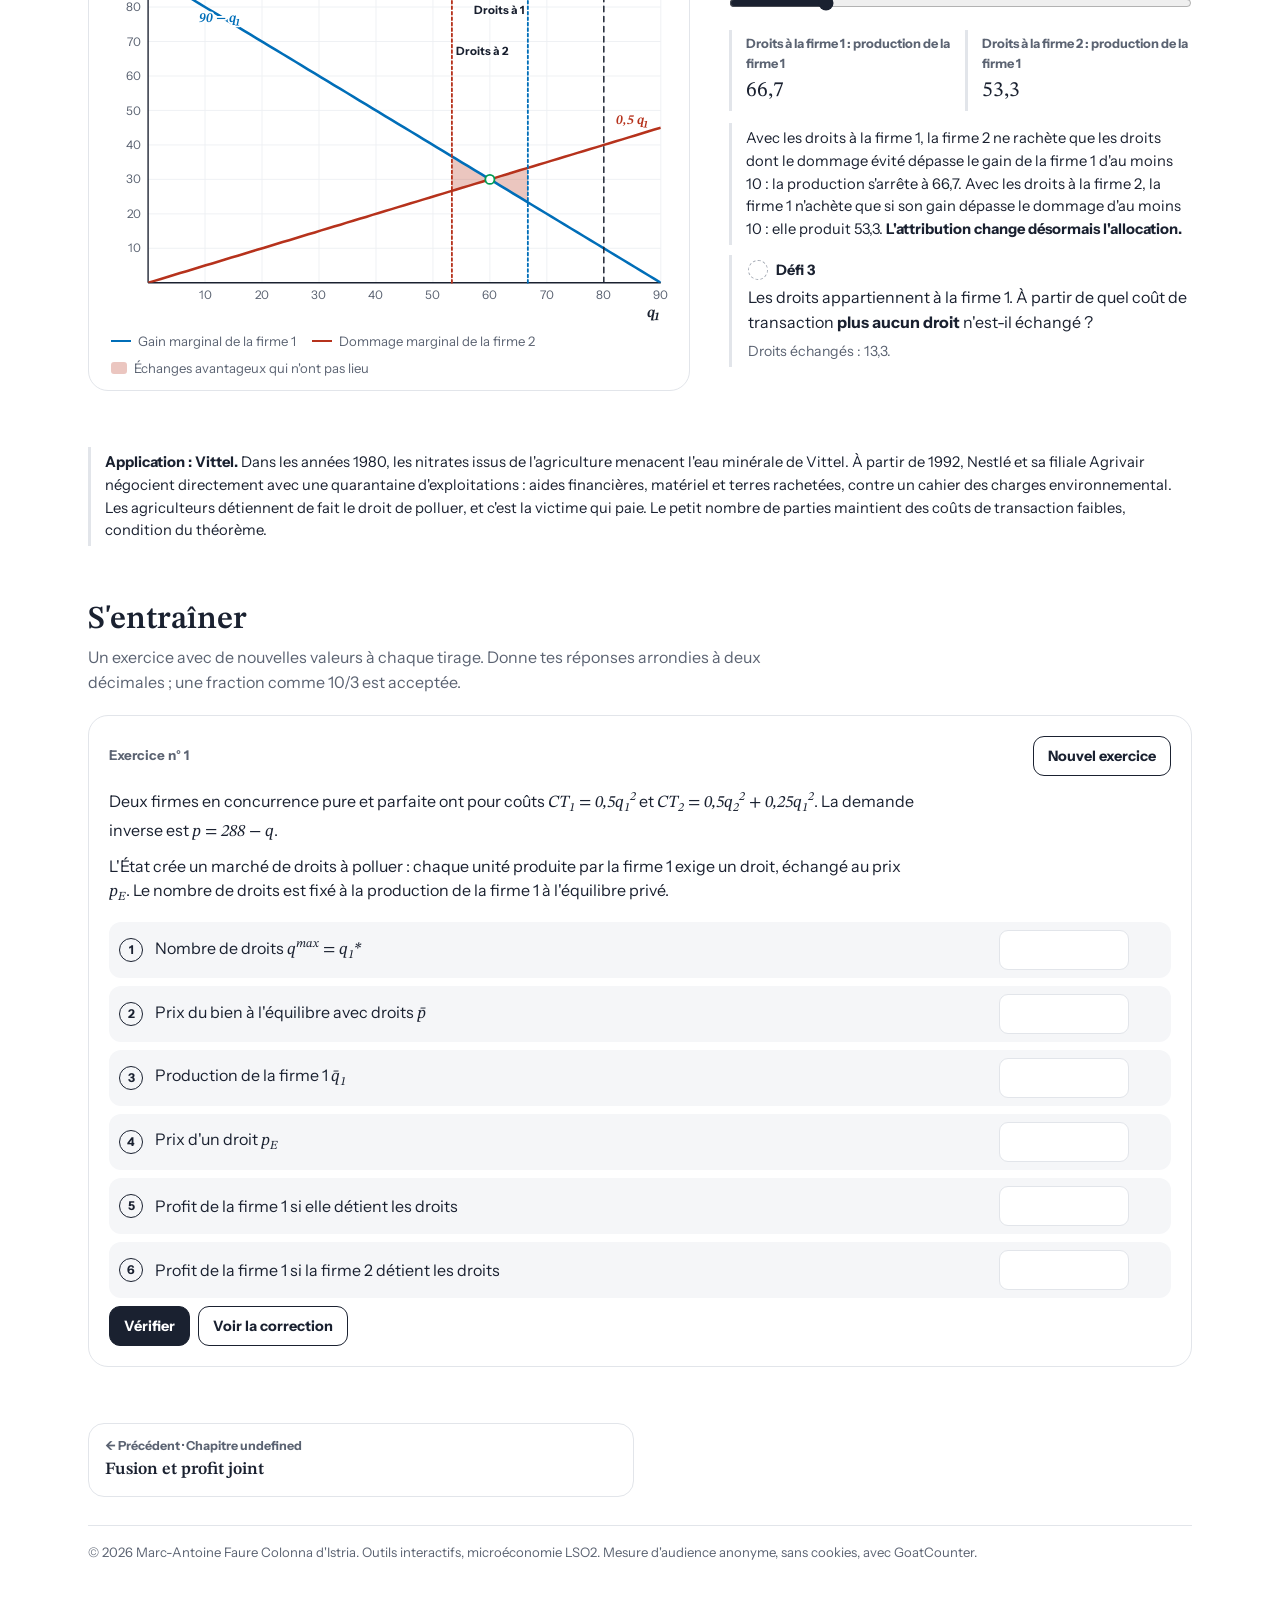
<file: ch2-coase.html>
<!doctype html>
<html lang="fr">
<head>
<meta charset="utf-8">
<meta name="viewport" content="width=device-width, initial-scale=1, viewport-fit=cover">
<title>Droits de propriété et théorème de Coase – Outils interactifs, microéconomie LSO2</title>
<meta name="author" content="Marc-Antoine Faure Colonna d'Istria">
<link rel="stylesheet" href="style.css">
<script src="commun.js"></script>
<script src="exercices.js"></script>
<style>
.mk{display:grid;grid-template-columns:1fr 1fr;gap:10px;margin:12px 0}
.mk .c{border-radius:14px;padding:10px 12px;background:var(--soft)}
.mk .h{font-size:.8rem;font-weight:700;color:var(--muted)}
.mk .v{font-family:var(--serif);font-size:1.35rem}
table.t td.hid{color:var(--faint)}
</style>
</head>
<body>
<div class="wrap">
  <div id="site-nav"></div>
  <header class="top">
    <div>
      <h1>Droits de propriété et théorème de Coase</h1>
      <p class="lede">Personne n'est propriétaire de l'eau de la rivière : le pollueur n'a rien à payer. Créons des droits à polluer, échangeables, et laissons les firmes négocier. Que change le choix du propriétaire ?</p>
    </div>
    <div class="side">
      <span class="fn o"><i>CT</i><sub>1</sub> = 0,5<i>q</i><sub>1</sub><sup>2</sup></span>
      <span class="fn d"><i>CT</i><sub>2</sub> = 0,5<i>q</i><sub>2</sub><sup>2</sup> + 0,25<i>q</i><sub>1</sub><sup>2</sup></span>
      <span class="fn"><i>q</i><sup>max</sup> = 80 droits</span>
      <div class="score"><span id="scoreTxt"></span><span class="dots" id="dots"></span></div>
    </div>
  </header>
  <details class="fiche">
    <summary>Fiche de cours <small>Définition, formule, piège</small></summary>
    <div class="fiche-grid">
      <div class="fbox"><div class="ft">Définition</div><div class="fc"><p><b>Théorème de Coase</b> : l'attribution des droits de propriété et la nature du contrat entre les parties sont sans effet sur l'allocation optimale, sous l'hypothèse de coûts de transaction négligeables.</p><p>Les droits doivent être exclusifs et librement transférables.</p></div></div>
      <div class="fbox form"><div class="ft">Formule</div><div class="fc"><p>À l'équilibre du marché des droits : <span class="m">p<sub>E</sub> = Cm<sup>e</sup>(q̄<sub>1</sub>)</span>.</p><p>La firme 1 égalise <span class="m">p = Cm<sub>1</sub><sup>p</sup> + p<sub>E</sub> = Cm<sub>1</sub><sup>s</sup></span>.</p></div></div>
      <div class="fbox warn"><div class="ft">Piège</div><div class="fc"><ul><li>L'attribution des droits change la répartition des profits, pas l'allocation.</li><li>Avec des coûts de transaction élevés, l'attribution détermine l'allocation finale.</li></ul></div></div>
    </div>
  </details>

  <section class="block">
    <h2>Le marché des droits à polluer</h2>
    <p class="intro">Chaque unité produite par la firme 1 nécessite un droit, échangé au prix <span class="m">p<sub>E</sub></span>. La firme 1 valorise un droit de plus à <span class="m">p̄ − Cm<sub>1</sub><sup>p</sup> = 90 − q<sub>1</sub></span> : c'est ce que lui rapporte l'unité qu'il lui permet de produire. La firme 2 valorise un droit de moins à <span class="m">Cm<sup>e</sup> = 0,5q<sub>1</sub></span> : c'est le dommage qu'elle évite. On raisonne au prix du bien <span class="m">p̄ = 90</span>.</p>
    <div class="stage">
      <div class="stick">
        <div class="card">
          <svg class="ch" id="ch" aria-label="Marché des droits à polluer"></svg>
          <div class="legend">
            <span><i class="ln" style="border-color:var(--navy)"></i>Gain marginal de la firme 1</span>
            <span><i class="ln" style="border-color:var(--brick)"></i>Dommage marginal de la firme 2</span>
            <span><i style="background:rgba(0,155,85,.22)"></i>Paiement pour les droits</span>
          </div>
          <p class="cap" id="cap"></p>
        </div>
      </div>
      <div>
        <div class="seg" role="group" aria-label="Attribution des droits">
          <button data-a="1" aria-pressed="true">Droits à la firme 1</button>
          <button data-a="2" aria-pressed="false">Droits à la firme 2</button>
        </div>
        <p id="atxt"></p>
        <div class="ctl"><label for="spe"><span>Prix d'un droit, <span class="m">p<sub>E</sub></span></span><b id="pev"></b></label><input type="range" id="spe" min="0" max="60" step="0.5"></div>
        <div class="mk">
          <div class="c"><div class="h" id="oh"></div><div class="v" id="ov"></div></div>
          <div class="c"><div class="h" id="dh"></div><div class="v" id="dv"></div></div>
        </div>
        <div class="note" id="mtxt"></div>
        <div class="tw"><table class="t">
          <thead><tr><th>Profit</th><th>Équilibre privé</th><th>Droits à la firme 1</th><th>Droits à la firme 2</th></tr></thead>
          <tbody id="tb"></tbody>
        </table></div>
        <div class="defis">
          <div class="defi" id="d0">
            <div class="lab"><span class="ic"></span>Défi 1</div>
            <div>Trouve le prix du droit qui équilibre le marché.</div>
            <div class="st" id="s0"></div>
            <div class="fb"><b>Exact : p<sub>E</sub> = 30.</b> À ce prix, la firme 1 utilise 60 droits, et la firme 2 accepte de lui en laisser 60 : <span class="m">p<sub>E</sub> = Cm<sup>e</sup>(q̄<sub>1</sub>) = 0,5 × 60</span>. La firme 1 égalise alors <span class="m">p̄ = Cm<sub>1</sub><sup>p</sup> + p<sub>E</sub> = Cm<sub>1</sub><sup>s</sup></span> : c'est l'optimum de Pareto.</div>
          </div>
          <div class="defi" id="d1">
            <div class="lab"><span class="ic"></span>Défi 2</div>
            <div>Change l'attribution des droits et retrouve l'équilibre. Qu'est-ce qui change ?</div>
            <div class="st" id="s1"></div>
            <div class="fb"><b>C'est le théorème de Coase.</b> Quel que soit le propriétaire, la firme 1 produit 60 : le niveau de pollution est le même. Seul le sens du paiement change : la firme 2 verse 600 à la firme 1 dans un cas, la firme 1 verse 1 800 à la firme 2 dans l'autre. L'attribution modifie la <b>répartition</b> du profit total, 6 750, pas l'allocation.</div>
          </div>
        </div>
      </div>
    </div>
  </section>

  <section class="block">
    <h2>Quand la négociation coûte cher</h2>
    <p class="intro">Le théorème suppose des coûts de transaction négligeables. Supposons que chaque droit échangé coûte <span class="m">c</span> en négociation, en contrats et en contrôle. Un échange n'a lieu que si le gain qu'il procure dépasse ce coût.</p>
    <div class="stage">
      <div class="card">
        <svg class="ch" id="ch2" aria-label="Effet des coûts de transaction"></svg>
        <div class="legend">
          <span><i class="ln" style="border-color:var(--navy)"></i>Gain marginal de la firme 1</span>
          <span><i class="ln" style="border-color:var(--brick)"></i>Dommage marginal de la firme 2</span>
          <span><i style="background:rgba(182,50,28,.28)"></i>Échanges avantageux qui n'ont pas lieu</span>
        </div>
      </div>
      <div>
        <div class="ctl"><label for="stc"><span>Coût de transaction par droit échangé, <span class="m">c</span></span><b id="tcv"></b></label><input type="range" id="stc" min="0" max="50" step="0.5"></div>
        <div class="mk">
          <div class="c"><div class="h">Droits à la firme 1 : production de la firme 1</div><div class="v" id="t1"></div></div>
          <div class="c"><div class="h">Droits à la firme 2 : production de la firme 1</div><div class="v" id="t2"></div></div>
        </div>
        <div class="note" id="ttxt"></div>
        <div class="defi" id="d2">
          <div class="lab"><span class="ic"></span>Défi 3</div>
          <div>Les droits appartiennent à la firme 1. À partir de quel coût de transaction <b>plus aucun droit</b> n'est-il échangé ?</div>
          <div class="st" id="s2"></div>
          <div class="fb"><b>Exact : c = 30.</b> Le premier droit que la firme 2 voudrait racheter, le 80<sup>e</sup>, lui évite un dommage de 40 et ne rapporte que 10 à la firme 1 : le gain de l'échange est de 30. Au-delà, la négociation coûte plus qu'elle ne rapporte. Avec des coûts de transaction, l'attribution des droits détermine l'allocation finale : le théorème de Coase ne s'applique plus.</div>
        </div>
      </div>
    </div>
  </section>

  <section class="block">
    <div class="note"><b>Application : Vittel.</b> Dans les années 1980, les nitrates issus de l'agriculture menacent l'eau minérale de Vittel. À partir de 1992, Nestlé et sa filiale Agrivair négocient directement avec une quarantaine d'exploitations : aides financières, matériel et terres rachetées, contre un cahier des charges environnemental. Les agriculteurs détiennent de fait le droit de polluer, et c'est la victime qui paie. Le petit nombre de parties maintient des coûts de transaction faibles, condition du théorème.</div>
  </section>

  <section class="block" id="exo"></section>
  <div id="site-pager"></div>
  <footer>© 2026 Marc-Antoine Faure Colonna d'Istria. Outils interactifs, microéconomie LSO2. Mesure d'audience anonyme, sans cookies, avec GoatCounter.</footer>
</div>

<script>
(() => {
  const D = Defis(3);
  const QM = 80, PB = 90;
  const st = { a: 1, pe: 15, found: { 1: false, 2: false }, tc: 10 };
  const g1 = q => PB - q, dm = q => 0.5 * q;
  const clamp = (v, a, b) => Math.max(a, Math.min(b, v));
  const P = { 1: [4200, 2550], 2: [1800, 4950] };

  const F = Frame($('#ch'), { x1: 90, y1: 90, dx: 10, dy: 10, xl: 'q₁', yl: 'p', H: 430, fx: v => v, fy: v => v });
  const base = Fr => Fr.curve(g1, 0, 90, C.navy, 2.8) + Fr.curve(dm, 0, 90, C.brick, 2.8) + Fr.seg(QM, 0, QM, 90, C.ink, 1.6, 'stroke-dasharray="6 5"');
  const baseTxt = Fr => `<text class="tag mt" x="${Fr.X(QM) + 5}" y="${Fr.Y(86)}" fill="${C.ink}">q<tspan dy="-5" font-size="10">max</tspan></text><text class="tag mt" x="${Fr.X(9)}" y="${Fr.Y(g1(9)) + 20}" fill="${C.navy}">90 − q₁</text><text class="tag mt" x="${Fr.X(88)}" y="${Fr.Y(dm(88)) - 8}" text-anchor="end" fill="${C.brick}">0,5 q₁</text>`;

  function render() {
    const pe = st.pe, a = st.a;
    const q1w = clamp(PB - pe, 0, QM);      // usage voulu par la firme 1
    const q1v = clamp(2 * pe, 0, QM);       // usage que la firme 2 est prête à tolérer
    let off, dem, offL, demL;
    if (a === 1) { off = Math.max(0, QM - q1w); dem = Math.max(0, QM - q1v); offL = 'Droits que la firme 1 vend'; demL = 'Droits que la firme 2 rachète'; }
    else { off = q1v; dem = q1w; offL = 'Droits que la firme 2 vend'; demL = 'Droits que la firme 1 achète'; }
    const ex = Math.abs(off - dem) < 0.6;
    const q1 = ex ? 60 : (a === 1 ? QM - Math.min(off, dem) : Math.min(off, dem));
    let g = '';
    if (a === 1) g += `<path d="${F.poly([[q1, 0], [QM, 0], [QM, pe], [q1, pe]])}" fill="${C.forest}" fill-opacity=".22"/>`;
    else g += `<path d="${F.poly([[0, 0], [q1, 0], [q1, pe], [0, pe]])}" fill="${C.forest}" fill-opacity=".22"/>`;
    g += base(F) + F.seg(0, pe, 90, pe, C.ink, 1.6);
    let o = baseTxt(F) + `<text class="tag mt" x="${F.X(1)}" y="${F.Y(pe) - 7}" fill="${C.ink}">p<tspan dy="4" font-size="10">E</tspan><tspan dy="-4"> = ${fr(pe, 1)}</tspan></text>`;
    o += F.dot(q1w, pe, C.navy, 5.5) + F.dot(q1v, pe, C.brick, 5.5);
    if (!ex) o += `<line x1="${F.X(Math.min(q1w, q1v)) + 7}" y1="${F.Y(pe) + 14}" x2="${F.X(Math.max(q1w, q1v)) - 7}" y2="${F.Y(pe) + 14}" stroke="${C.ink}" stroke-width="1.4" marker-start="${F.arrow}" marker-end="${F.arrow}"/>`;
    else o += F.dot(60, 30, C.forest, 8);
    F.draw(g, o);
    $('#pev').textContent = fr(pe, 1);
    $('#oh').textContent = offL; $('#ov').textContent = fr(off, 1);
    $('#dh').textContent = demL; $('#dv').textContent = fr(dem, 1);
    const pay = a === 1 ? pe * (QM - q1) : pe * q1;
    if (ex) $('#mtxt').innerHTML = `<b>Le marché est équilibré.</b> La firme 1 produit <span class="m">q̄<sub>1</sub> = 60</span>. ${a === 1 ? 'La firme 2 verse' : 'La firme 1 verse'} <span class="m">30 × ${a === 1 ? 20 : 60} = ${fr(pay, 0)}</span> pour les droits.`;
    else if (off > dem) $('#mtxt').innerHTML = `Offre excédentaire de ${fr(off - dem, 1)} droits : à ce prix, plus personne ne veut ${a === 1 ? 'racheter' : 'acheter'} les droits proposés. Le prix doit <b>baisser</b>.`;
    else $('#mtxt').innerHTML = `Demande excédentaire de ${fr(dem - off, 1)} droits : à ce prix, on veut ${a === 1 ? 'racheter' : 'acheter'} plus de droits qu'il n'en est offert. Le prix doit <b>monter</b>.`;
    $('#cap').textContent = 'Le point bleu montre combien de droits la firme 1 veut utiliser ; le point rouge, combien la firme 2 est prête à en tolérer. L\'aire verte est le paiement.';
    if (ex && !st.found[a]) { st.found[a] = true; D.win(0); }
    if (st.found[1] && st.found[2]) D.win(1);
    $('#s0').textContent = `Écart entre offre et demande de droits : ${fr(Math.abs(off - dem), 1)}.`;
    $('#s1').textContent = st.found[a] ? `Équilibre trouvé avec les droits à la firme ${a}. Essaie l'autre attribution.` : 'Trouve d\'abord l\'équilibre, puis change d\'attribution.';
    const cell = (k, i) => st.found[k] ? fr(P[k][i], 0) : '?';
    const tot = k => st.found[k] ? fr(P[k][0] + P[k][1], 0) : '?';
    $('#tb').innerHTML = `<tr><td>Firme 1</td><td class="v">3 200</td><td class="v ${st.found[1] ? '' : 'hid'}">${cell(1, 0)}</td><td class="v ${st.found[2] ? '' : 'hid'}">${cell(2, 0)}</td></tr>
      <tr><td>Firme 2</td><td class="v">1 600</td><td class="v ${st.found[1] ? '' : 'hid'}">${cell(1, 1)}</td><td class="v ${st.found[2] ? '' : 'hid'}">${cell(2, 1)}</td></tr>
      <tr class="tot"><td>Total</td><td class="v">4 800</td><td class="v">${tot(1)}</td><td class="v">${tot(2)}</td></tr>`;
  }
  function setA(a) {
    st.a = a;
    document.querySelectorAll('[data-a]').forEach(b => b.setAttribute('aria-pressed', String(+b.dataset.a === a)));
    $('#atxt').innerHTML = a === 1
      ? 'La firme 1 possède les 80 droits. Elle peut les utiliser tous, ou en vendre à la firme 2, qui les rachète pour les retirer : <span class="m">π<sub>1</sub> = pq<sub>1</sub> − CT<sub>1</sub> + p<sub>E</sub>(q<sup>max</sup> − q<sub>1</sub>)</span>.'
      : 'La firme 2 possède les 80 droits. La firme 1 doit lui acheter chaque droit qu\'elle utilise : <span class="m">π<sub>1</sub> = pq<sub>1</sub> − CT<sub>1</sub> − p<sub>E</sub>q<sub>1</sub></span>.';
    render();
  }
  document.querySelectorAll('[data-a]').forEach(b => b.addEventListener('click', () => setA(+b.dataset.a)));
  $('#spe').value = st.pe; $('#spe').addEventListener('input', e => { st.pe = +e.target.value; render(); });

  /* Coûts de transaction */
  const F2 = Frame($('#ch2'), { x1: 90, y1: 90, dx: 10, dy: 10, xl: 'q₁', yl: 'p', H: 400, fx: v => v, fy: v => v });
  function renderTC() {
    const c = st.tc, q1a = Math.min(QM, (PB + c) / 1.5), q1b = Math.max(0, (PB - c) / 1.5);
    let g = '';
    const lens = (a, b) => { if (b - a < 0.05) return ''; const pts = []; for (let i = 0; i <= 30; i++) { const x = a + (b - a) * i / 30; pts.push([x, g1(x)]); } for (let i = 30; i >= 0; i--) { const x = a + (b - a) * i / 30; pts.push([x, dm(x)]); } return `<path d="${F2.poly(pts)}" fill="${C.brick}" fill-opacity=".28"/>`; };
    g += lens(60, q1a) + lens(q1b, 60);
    g += base(F2);
    let o = baseTxt(F2) + F2.dot(60, 30, '#fff', 5, C.forest);
    o += F2.seg(q1a, 0, q1a, 88, C.navy, 2, 'stroke-dasharray="3 3"') + `<text class="tag" x="${F2.X(q1a) - 4}" y="${F2.Y(78)}" text-anchor="end" fill="${C.ink}">Droits à 1</text>`;
    o += F2.seg(q1b, 0, q1b, 88, C.brick, 2, 'stroke-dasharray="3 3"') + `<text class="tag" x="${F2.X(q1b) + 4}" y="${F2.Y(66)}" fill="${C.ink}">Droits à 2</text>`;
    F2.draw(g, o);
    $('#tcv').textContent = fr(c, 1); $('#t1').textContent = fr(q1a, 1); $('#t2').textContent = fr(q1b, 1);
    $('#ttxt').innerHTML = c < 0.25 ? 'Sans coût de transaction, la négociation mène à <span class="m">q<sub>1</sub> = 60</span> dans les deux cas.'
      : `Avec les droits à la firme 1, la firme 2 ne rachète que les droits dont le dommage évité dépasse le gain de la firme 1 d'au moins ${fr(c, 1)} : la production s'arrête à ${fr(q1a, 1)}. Avec les droits à la firme 2, la firme 1 n'achète que si son gain dépasse le dommage d'au moins ${fr(c, 1)} : elle produit ${fr(q1b, 1)}. <b>L'attribution change désormais l'allocation.</b>`;
    $('#s2').textContent = q1a >= QM ? 'Plus aucun échange. Est-ce le plus petit coût pour lequel c\'est le cas ?' : `Droits échangés : ${fr(QM - q1a, 1)}.`;
    if (Math.abs(c - 30) < 0.3) D.win(2);
  }
  $('#stc').value = st.tc; $('#stc').addEventListener('input', e => { st.tc = +e.target.value; renderTC(); });

  setA(1); renderTC();
})();
</script>
<script>Exercice('#exo', GEN.coase.gen);</script>
</body>
</html>
</file>
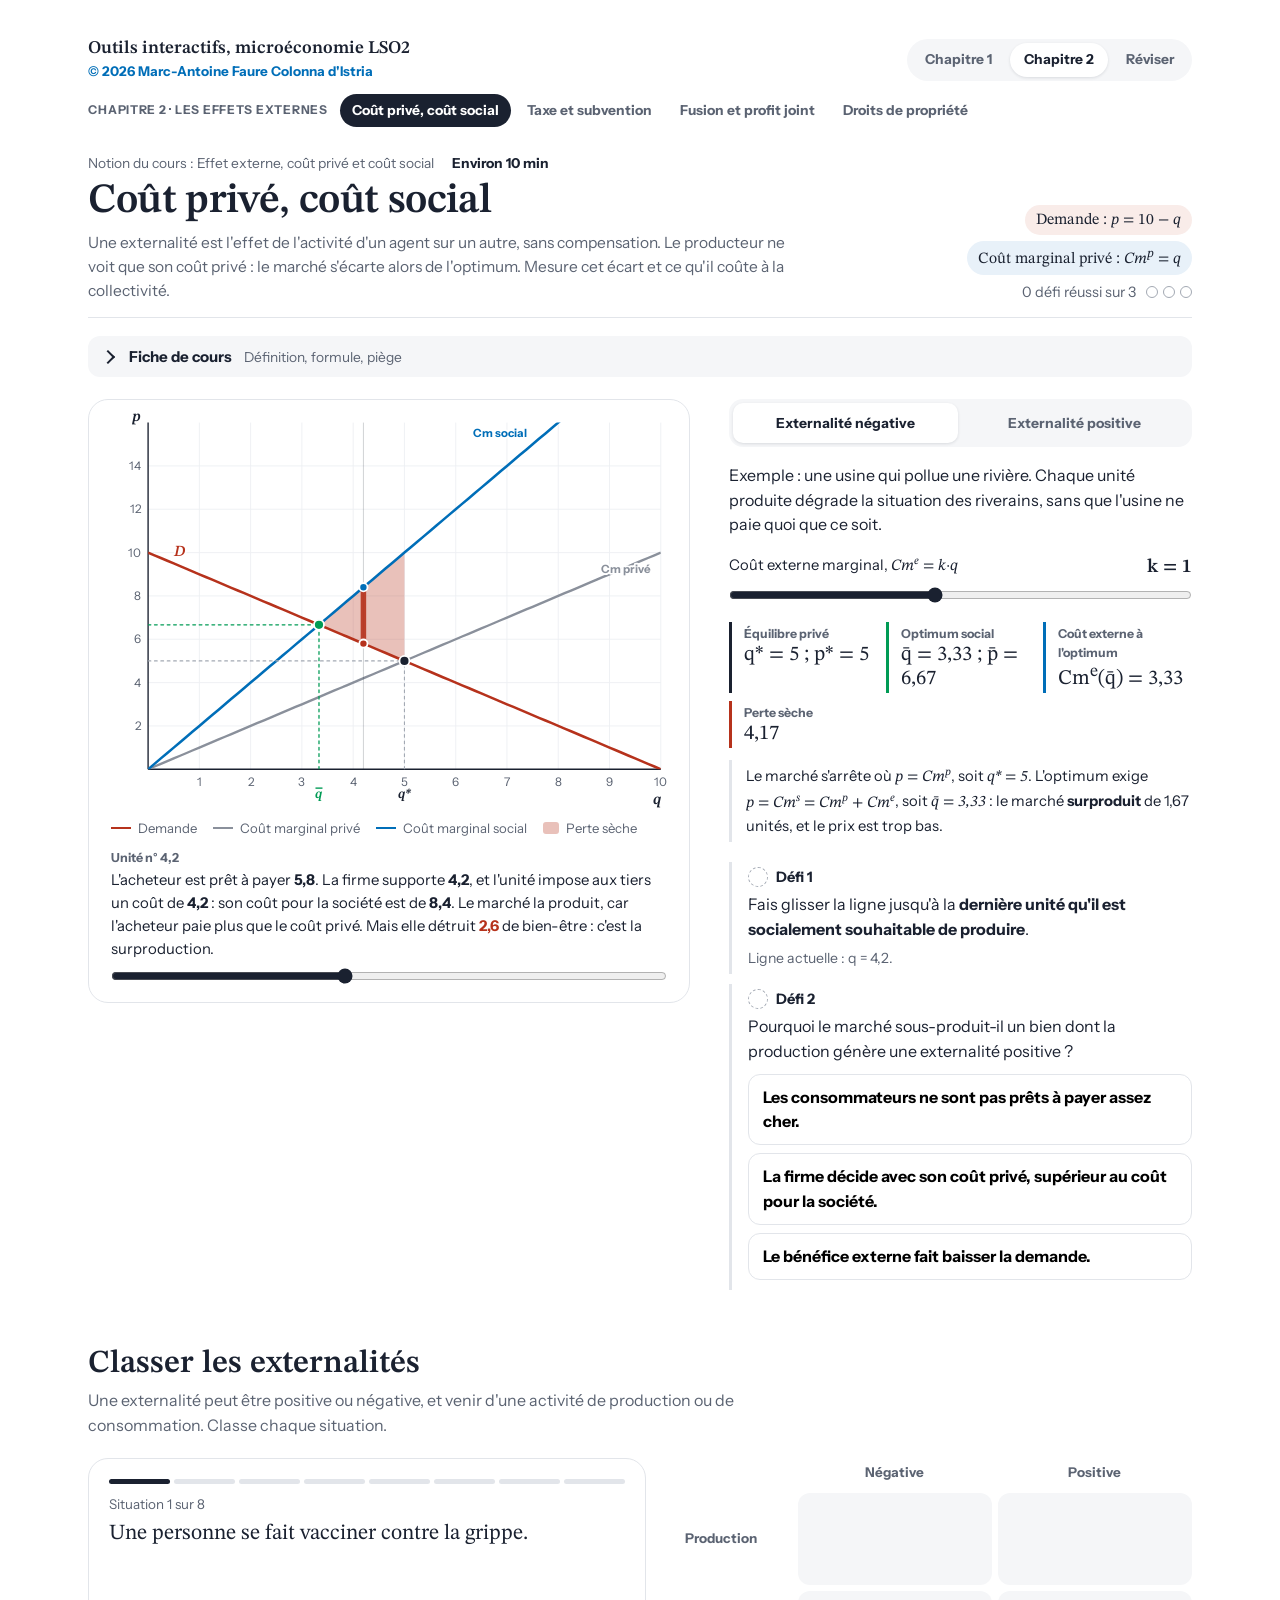
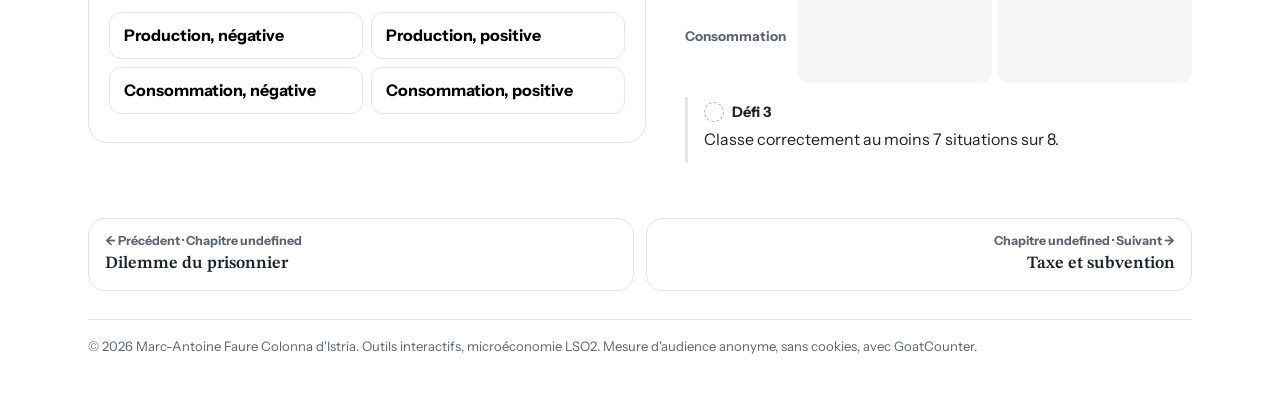
<file: ch2-externalites.html>
<!doctype html>
<html lang="fr">
<head>
<meta charset="utf-8">
<meta name="viewport" content="width=device-width, initial-scale=1, viewport-fit=cover">
<title>Coût privé, coût social – Outils interactifs, microéconomie LSO2</title>
<meta name="author" content="Marc-Antoine Faure Colonna d'Istria">
<link rel="stylesheet" href="style.css">
<script src="commun.js"></script>
<style>
.game{display:grid;grid-template-columns:minmax(0,1.1fr) minmax(0,1fr);gap:clamp(20px,3vw,40px);align-items:start}
.ex{font-family:var(--serif);font-size:1.35rem;line-height:1.35;margin:4px 0 16px;min-height:3.6em}
.grid4{display:grid;grid-template-columns:1fr 1fr;gap:8px}
.gh{display:grid;grid-template-columns:auto 1fr 1fr;gap:6px;font-size:.84rem}
.gh .h{font-weight:700;color:var(--muted);text-align:center;padding:4px}
.gh .r{font-weight:700;color:var(--muted);display:flex;align-items:center;padding-right:6px}
.gh .box{min-height:92px;border-radius:12px;background:var(--soft);padding:8px;display:flex;flex-direction:column;gap:5px}
.gh .box span{background:#fff;border-radius:8px;padding:4px 7px;font-size:.8rem;border-left:3px solid var(--forest)}
.gh .box span.ko{border-left-color:var(--brick)}
.prog{display:flex;gap:4px;margin:0 0 10px}
.prog i{flex:1;height:5px;border-radius:99px;background:var(--line)}
.prog i.ok{background:var(--forest)}.prog i.ko{background:var(--brick)}.prog i.cur{background:var(--ink)}
@media (max-width:880px){.game{grid-template-columns:1fr}}
</style>
</head>
<body>
<div class="wrap">
  <div id="site-nav"></div>
  <header class="top">
    <div>
      <h1>Coût privé, coût social</h1>
      <p class="lede">Une externalité est l'effet de l'activité d'un agent sur un autre, sans compensation. Le producteur ne voit que son coût privé : le marché s'écarte alors de l'optimum. Mesure cet écart et ce qu'il coûte à la collectivité.</p>
    </div>
    <div class="side">
      <span class="fn d">Demande : <i>p</i> = 10 − <i>q</i></span>
      <span class="fn o">Coût marginal privé : <i>Cm<sup>p</sup></i> = <i>q</i></span>
      <div class="score"><span id="scoreTxt"></span><span class="dots" id="dots"></span></div>
    </div>
  </header>
  <details class="fiche">
    <summary>Fiche de cours <small>Définition, formule, piège</small></summary>
    <div class="fiche-grid">
      <div class="fbox"><div class="ft">Définition</div><div class="fc"><p>Une <b>externalité</b> désigne une situation dans laquelle l'activité de production ou de consommation d'un agent a un impact sur la fonction (utilité, production) d'un autre agent sans compensation.</p><p>Elle peut être positive ou négative, de production ou de consommation.</p></div></div>
      <div class="fbox form"><div class="ft">Formule</div><div class="fc"><p>À l'optimum : <span class="m">p = Cm<sup>s</sup></span>.</p><p>Externalité négative : <span class="m">Cm<sup>s</sup> = Cm<sup>p</sup> + Cm<sup>e</sup></span>.</p><p>Externalité positive : <span class="m">Cm<sup>s</sup> = Cm<sup>p</sup> − Bm</span>.</p></div></div>
      <div class="fbox warn"><div class="ft">Piège</div><div class="fc"><ul><li>Le marché égalise <span class="m">p</span> et <span class="m">Cm<sup>p</sup></span> : il surproduit en cas d'externalité négative, et sous-produit en cas d'externalité positive.</li><li><span class="m">Cm<sup>e</sup></span> dépend de la quantité : on l'évalue au point considéré.</li></ul></div></div>
    </div>
  </details>

  <section class="block">
    <div class="stage">
      <div class="stick">
        <div class="card">
          <svg class="ch" id="ch" aria-label="Demande, coût marginal privé et coût marginal social"></svg>
          <div class="legend">
            <span><i class="ln" style="border-color:var(--brick)"></i>Demande</span>
            <span><i class="ln" style="border-color:var(--gray,#8A909B)"></i>Coût marginal privé</span>
            <span><i class="ln" style="border-color:var(--navy)"></i>Coût marginal social</span>
            <span><i style="background:rgba(182,50,28,.3)"></i>Perte sèche</span>
          </div>
          <div class="insp" id="insp" aria-live="polite"></div>
          <div style="padding:0 14px"><input type="range" id="qi" min="0.1" max="9.9" step="0.05" aria-label="Unité inspectée"></div>
        </div>
      </div>

      <div>
        <div class="seg" role="group" aria-label="Type d'externalité">
          <button data-t="neg" aria-pressed="true">Externalité négative</button>
          <button data-t="pos" aria-pressed="false">Externalité positive</button>
        </div>
        <p id="txt"></p>
        <div class="ctl"><label for="sk"><span id="kl"></span><b id="kv"></b></label><input type="range" id="sk" step="0.05"></div>
        <div class="nums">
          <div class="num ink"><div class="h">Équilibre privé</div><div class="v" id="nE"></div></div>
          <div class="num forest"><div class="h">Optimum social</div><div class="v" id="nO"></div></div>
          <div class="num navy"><div class="h" id="nXl"></div><div class="v" id="nX"></div></div>
          <div class="num brick"><div class="h">Perte sèche</div><div class="v" id="nPS"></div></div>
        </div>
        <div class="note" id="cond"></div>

        <div class="defis">
          <div class="defi" id="d0">
            <div class="lab"><span class="ic"></span>Défi 1</div>
            <div>Fais glisser la ligne jusqu'à la <b>dernière unité qu'il est socialement souhaitable de produire</b>.</div>
            <div class="st" id="s0"></div>
            <div class="fb" id="f0"></div>
          </div>
          <div class="defi" id="d1">
            <div class="lab"><span class="ic"></span>Défi 2</div>
            <div>Pourquoi le marché sous-produit-il un bien dont la production génère une externalité positive ?</div>
            <div class="opts" id="q1" style="margin-top:10px">
              <button class="opt" data-ok="0">Les consommateurs ne sont pas prêts à payer assez cher.</button>
              <button class="opt" data-ok="1">La firme décide avec son coût privé, supérieur au coût pour la société.</button>
              <button class="opt" data-ok="0">Le bénéfice externe fait baisser la demande.</button>
            </div>
            <div class="st" id="s1"></div>
            <div class="fb"><b>Exact.</b> La firme compare le prix à son coût privé <span class="m">Cm<sup>p</sup></span>. Elle ignore le bénéfice <span class="m">Bm</span> qu'elle procure aux autres, donc le coût pour la société <span class="m">Cm<sup>s</sup> = Cm<sup>p</sup> − Bm</span> est plus faible que celui sur lequel elle se règle. Elle s'arrête trop tôt.</div>
          </div>
        </div>
      </div>
    </div>
  </section>

  <section class="block">
    <h2>Classer les externalités</h2>
    <p class="intro">Une externalité peut être positive ou négative, et venir d'une activité de production ou de consommation. Classe chaque situation.</p>
    <div class="game">
      <div class="card pad" id="gcard">
        <div class="prog" id="prog"></div>
        <div class="small" id="gnum"></div>
        <p class="ex" id="gex"></p>
        <div class="grid4" id="gbtn">
          <button class="opt" data-a="pn">Production, négative</button>
          <button class="opt" data-a="pp">Production, positive</button>
          <button class="opt" data-a="cn">Consommation, négative</button>
          <button class="opt" data-a="cp">Consommation, positive</button>
        </div>
        <div class="fbk" id="gfb" hidden aria-live="polite"></div>
        <div class="row"><button class="btn" id="gnext" hidden>Situation suivante</button></div>
      </div>
      <div>
        <div class="gh" id="grid">
          <span></span><span class="h">Négative</span><span class="h">Positive</span>
          <span class="r">Production</span><div class="box" id="b-pn"></div><div class="box" id="b-pp"></div>
          <span class="r">Consommation</span><div class="box" id="b-cn"></div><div class="box" id="b-cp"></div>
        </div>
        <div class="defi" id="d2" style="margin-top:14px">
          <div class="lab"><span class="ic"></span>Défi 3</div>
          <div>Classe correctement au moins 7 situations sur 8.</div>
          <div class="st" id="s2"></div>
          <div class="fb"><b>Bien classé.</b> Le critère décisif : quelle activité crée l'effet (produire ou consommer), et l'effet améliore-t-il ou dégrade-t-il la situation d'un tiers qui n'est pas compensé ?</div>
        </div>
      </div>
    </div>
  </section>

  <div id="site-pager"></div>
  <footer>© 2026 Marc-Antoine Faure Colonna d'Istria. Outils interactifs, microéconomie LSO2. Mesure d'audience anonyme, sans cookies, avec GoatCounter.</footer>
</div>

<script>
(() => {
  const D = Defis(3);
  const st = { t: 'neg', k: { neg: 1, pos: 0.5 }, qi: 4.2 };
  const QS = 5, PS = 5;
  const k = () => st.k[st.t], sgn = () => st.t === 'neg' ? 1 : -1;
  const pD = q => 10 - q, cmp = q => q, cms = q => (1 + sgn() * k()) * q;
  const qbar = () => 10 / (2 + sgn() * k());
  const svg = $('#ch');
  const F = Frame(svg, { x1: 10, y1: 16, dx: 1, dy: 2, xl: 'q', yl: 'p', fx: v => v, fy: v => v });

  function render() {
    const qb = qbar(), pb = pD(qb), K = k(), neg = st.t === 'neg';
    const dwl = 0.5 * Math.abs(QS - qb) * K * QS;
    let g = `<path d="${F.poly([[qb, pb], [QS, cms(QS)], [QS, PS]])}" fill="${C.brick}" fill-opacity=".3"/>`;
    g += F.curve(pD, 0, 10, C.brick, 2.8) + F.curve(cmp, 0, 10, C.gray, 2.6) + F.curve(cms, 0, 10, C.navy, 2.8);
    g += F.seg(0, PS, QS, PS, C.faint, 1.2, 'stroke-dasharray="3 4"') + F.seg(QS, 0, QS, PS, C.faint, 1.2, 'stroke-dasharray="3 4"');
    g += F.seg(0, pb, qb, pb, C.forest, 1.4, 'stroke-dasharray="3 4"') + F.seg(qb, 0, qb, pb, C.forest, 1.4, 'stroke-dasharray="3 4"');
    // Unité inspectée
    const q = st.qi, v = pD(q), cs = cms(q), gain = v - cs;
    g += F.seg(q, 0, q, 16, C.ink, 1, 'opacity=".22"');
    g += F.seg(q, cs, q, v, gain >= 0 ? C.forest : C.brick, 6, 'opacity=".9"');
    let t = F.dot(QS, PS, C.ink) + F.dot(qb, pb, C.forest) + F.dot(q, v, C.brick, 4.5) + F.dot(q, cs, C.navy, 4.5);
    t += `<text class="tag mt" x="${F.X(QS)}" y="${F.Y(0) + 32}" text-anchor="middle" fill="${C.ink}">q*</text>`;
    t += `<text class="tag mt" x="${F.X(qb)}" y="${F.Y(0) + 32}" text-anchor="middle" fill="${C.forest}"><tspan style="text-decoration:overline">q</tspan></text>`;
    t += `<text class="lbl" x="${F.X(0.5)}" y="${F.Y(pD(0.5)) - 8}" fill="${C.brick}">D</text>`;
    t += `<text class="tag" x="${F.X(9.8)}" y="${F.Y(9.8) + 18}" text-anchor="end" fill="${C.gray}">Cm privé</text>`;
    const xs = Math.min(9.6, 15 / (1 + sgn() * K));
    t += `<text class="tag" x="${F.X(xs) - 6}" y="${F.Y(cms(xs)) - 8}" text-anchor="end" fill="${C.navy}">Cm social</text>`;
    F.draw(g, t);

    // Panneau
    $('#nE').textContent = `q* = 5 ; p* = 5`;
    $('#nO').textContent = `q̄ = ${fr(qb)} ; p̄ = ${fr(pb)}`;
    $('#nXl').textContent = neg ? 'Coût externe à l\'optimum' : 'Bénéfice externe à l\'optimum';
    $('#nX').innerHTML = `${neg ? 'Cm<sup>e</sup>' : 'Bm'}(q̄) = ${fr(K * qb)}`;
    $('#nPS').textContent = fr(dwl);
    $('#cond').innerHTML = neg
      ? `Le marché s'arrête où <span class="m">p = Cm<sup>p</sup></span>, soit <span class="m">q* = 5</span>. L'optimum exige <span class="m">p = Cm<sup>s</sup> = Cm<sup>p</sup> + Cm<sup>e</sup></span>, soit <span class="m">q̄ = ${fr(qb)}</span> : le marché <b>surproduit</b> de ${fr(QS - qb)} unités, et le prix est trop bas.`
      : `Le marché s'arrête où <span class="m">p = Cm<sup>p</sup></span>, soit <span class="m">q* = 5</span>. L'optimum exige <span class="m">p = Cm<sup>s</sup> = Cm<sup>p</sup> − Bm</span>, soit <span class="m">q̄ = ${fr(qb)}</span> : le marché <b>sous-produit</b> de ${fr(qb - QS)} unités.`;
    // Inspecteur
    const ce = K * q;
    let msg;
    const head = `L'acheteur est prêt à payer <b>${fr(v)}</b>. La firme supporte <b>${fr(q)}</b>, et l'unité ${neg ? 'impose aux tiers un coût' : 'procure aux tiers un bénéfice'} de <b>${fr(ce)}</b> : son coût pour la société est de <b>${fr(cs)}</b>. `;
    if (neg) {
      if (q <= qb) msg = head + `Elle crée <b style="color:var(--forest-ink)">${fr(gain)}</b> de bien-être : il faut la produire, et le marché la produit.`;
      else if (q <= QS) msg = head + `Le marché la produit, car l'acheteur paie plus que le coût privé. Mais elle détruit <b style="color:var(--brick)">${fr(-gain)}</b> de bien-être : c'est la surproduction.`;
      else msg = head + 'Personne ne la produit, et c\'est très bien ainsi.';
    } else {
      if (q <= QS) msg = head + `Elle crée <b style="color:var(--forest-ink)">${fr(gain)}</b> de bien-être, et le marché la produit.`;
      else if (q <= qb) msg = head + `Le marché ne la produit pas : le prix ne couvre pas le coût privé. Pourtant, elle créerait <b style="color:var(--forest-ink)">${fr(gain)}</b> de bien-être, perdus par la sous-production.`;
      else msg = head + 'Même en comptant le bénéfice externe, elle coûterait plus qu\'elle ne rapporte : ne pas la produire est optimal.';
    }
    $('#insp').innerHTML = `<span class="k">Unité n° ${fr(q, 2)}</span>${msg}`;
    $('#s0').textContent = `Ligne actuelle : q = ${fr(q)}.`;
  }

  function setType(t) {
    st.t = t;
    document.querySelectorAll('[data-t]').forEach(b => b.setAttribute('aria-pressed', String(b.dataset.t === t)));
    const sk = $('#sk'); sk.min = t === 'neg' ? 0.2 : 0.1; sk.max = t === 'neg' ? 2 : 0.8; sk.value = k();
    $('#kl').innerHTML = t === 'neg' ? 'Coût externe marginal, <span class="m">Cm<sup>e</sup> = k·q</span>' : 'Bénéfice externe marginal, <span class="m">Bm = k·q</span>';
    $('#txt').textContent = t === 'neg'
      ? 'Exemple : une usine qui pollue une rivière. Chaque unité produite dégrade la situation des riverains, sans que l\'usine ne paie quoi que ce soit.'
      : 'Exemple : la recherche et développement. Les connaissances produites profitent à d\'autres entreprises, qui ne rémunèrent pas le laboratoire.';
    $('#kv').textContent = 'k = ' + fr(k());
    render();
  }
  document.querySelectorAll('[data-t]').forEach(b => b.addEventListener('click', () => setType(b.dataset.t)));
  $('#sk').addEventListener('input', e => { st.k[st.t] = +e.target.value; $('#kv').textContent = 'k = ' + fr(k()); render(); });
  const qiS = $('#qi'); qiS.value = st.qi;
  const setQ = q => { st.qi = Math.max(0.1, Math.min(9.9, Math.round(q * 20) / 20)); qiS.value = st.qi; render(); checkQ(); };
  qiS.addEventListener('input', () => setQ(+qiS.value));
  drag(svg, F, p => setQ(p.x));
  function checkQ() {
    const qb = qbar();
    if (Math.abs(st.qi - qb) <= 0.12) D.win(0, `<b>Exact.</b> Au-delà de <span class="m">q̄ = ${fr(qb)}</span>, chaque unité coûte davantage à la société qu'elle ne rapporte à l'acheteur. En <span class="m">q̄</span>, la demande coupe le coût marginal <i>social</i> : <span class="m">p̄ = Cm<sup>s</sup>(q̄) = ${fr(pD(qb))}</span>.`);
  }
  document.querySelectorAll('#q1 .opt').forEach(b => b.addEventListener('click', () => {
    if (b.dataset.ok === '1') { document.querySelectorAll('#q1 .opt').forEach(o => o.disabled = true); b.classList.add('right'); $('#s1').textContent = ''; D.win(1); }
    else { b.classList.add('wrong'); b.disabled = true; $('#s1').textContent = 'Non : la demande n\'est pas en cause. Regarde quelle courbe la firme utilise pour décider.'; }
  }));

  /* Classement */
  const EX = [
    ['Une usine chimique rejette ses effluents dans la rivière où pêchent les riverains.', 'pn', 'C\'est la production de l\'usine qui crée le dommage, subi par les pêcheurs sans compensation.'],
    ['Les abeilles d\'un apiculteur pollinisent gratuitement le verger voisin.', 'pp', 'L\'activité de production de l\'apiculteur augmente la récolte de l\'arboriculteur, qui ne le paie pas.'],
    ['Les découvertes d\'un laboratoire de R&D sont reprises par des entreprises concurrentes.', 'pp', 'C\'est l\'exemple du cours : la connaissance produite profite à d\'autres, sans rémunération.'],
    ['Un voisin organise une fête bruyante jusqu\'à trois heures du matin.', 'cn', 'Le bruit vient d\'une consommation (la fête), et les voisins en subissent le coût.'],
    ['Une personne se fait vacciner contre la grippe.', 'cp', 'En se protégeant, elle réduit aussi le risque de contagion pour les autres : bénéfice externe d\'une consommation.'],
    ['Les avions d\'un aéroport survolent les habitations à basse altitude.', 'pn', 'L\'aéroport produit un service de transport, et le bruit est un coût pour les riverains.'],
    ['Chaque automobiliste qui s\'engage aux heures de pointe ralentit tous les autres.', 'cn', 'L\'usage de la route est une consommation : chaque conducteur ajoute de l\'encombrement subi par les autres.'],
    ['Un propriétaire rénove la façade de sa maison, ce qui embellit la rue.', 'cp', 'Les voisins profitent d\'un quartier plus agréable, sans avoir rien payé.']
  ];
  const LAB = { pn: 'Production, négative', pp: 'Production, positive', cn: 'Consommation, négative', cp: 'Consommation, positive' };
  let order, gi, res;
  function newGame() { order = [...EX.keys()].sort(() => Math.random() - .5); gi = 0; res = []; ['pn', 'pp', 'cn', 'cp'].forEach(k => $('#b-' + k).innerHTML = ''); showG(); }
  function prog() { $('#prog').innerHTML = order.map((_, i) => `<i class="${i < res.length ? (res[i] ? 'ok' : 'ko') : i === gi ? 'cur' : ''}"></i>`).join(''); }
  function showG() {
    const e = EX[order[gi]];
    $('#gnum').textContent = `Situation ${gi + 1} sur ${order.length}`; $('#gex').textContent = e[0];
    document.querySelectorAll('#gbtn .opt').forEach(b => { b.disabled = false; b.className = 'opt'; });
    $('#gfb').hidden = true; $('#gnext').hidden = true; prog();
    $('#s2').textContent = res.length ? `Score actuel : ${res.filter(Boolean).length} sur ${res.length}.` : '';
  }
  document.querySelectorAll('#gbtn .opt').forEach(b => b.addEventListener('click', () => {
    const e = EX[order[gi]], ok = b.dataset.a === e[1];
    res.push(ok);
    document.querySelectorAll('#gbtn .opt').forEach(o => { o.disabled = true; if (o.dataset.a === e[1]) o.classList.add('right'); });
    if (!ok) b.classList.add('wrong');
    const fb = $('#gfb'); fb.hidden = false; fb.className = 'fbk ' + (ok ? 'ok' : 'ko');
    fb.innerHTML = `<b>${ok ? 'Exact.' : 'Non : ' + LAB[e[1]].toLowerCase() + '.'}</b> ${e[2]}`;
    const tag = document.createElement('span'); if (!ok) tag.className = 'ko'; tag.textContent = e[0].split(' ').slice(0, 6).join(' ') + '…';
    $('#b-' + e[1]).appendChild(tag);
    prog();
    const n = $('#gnext'); n.hidden = false;
    if (gi === order.length - 1) {
      const sc = res.filter(Boolean).length;
      fb.innerHTML += `<div style="margin-top:8px"><b>Score : ${sc} sur ${order.length}.</b></div>`;
      n.textContent = 'Recommencer';
      if (sc >= 7) D.win(2); else $('#s2').textContent = `Score : ${sc} sur 8. Il en faut 7 : recommence.`;
    } else n.textContent = 'Situation suivante';
  }));
  $('#gnext').addEventListener('click', () => { if (gi === order.length - 1) newGame(); else { gi++; showG(); } });

  setType('neg'); newGame();
})();
</script>
</body>
</html>
</file>
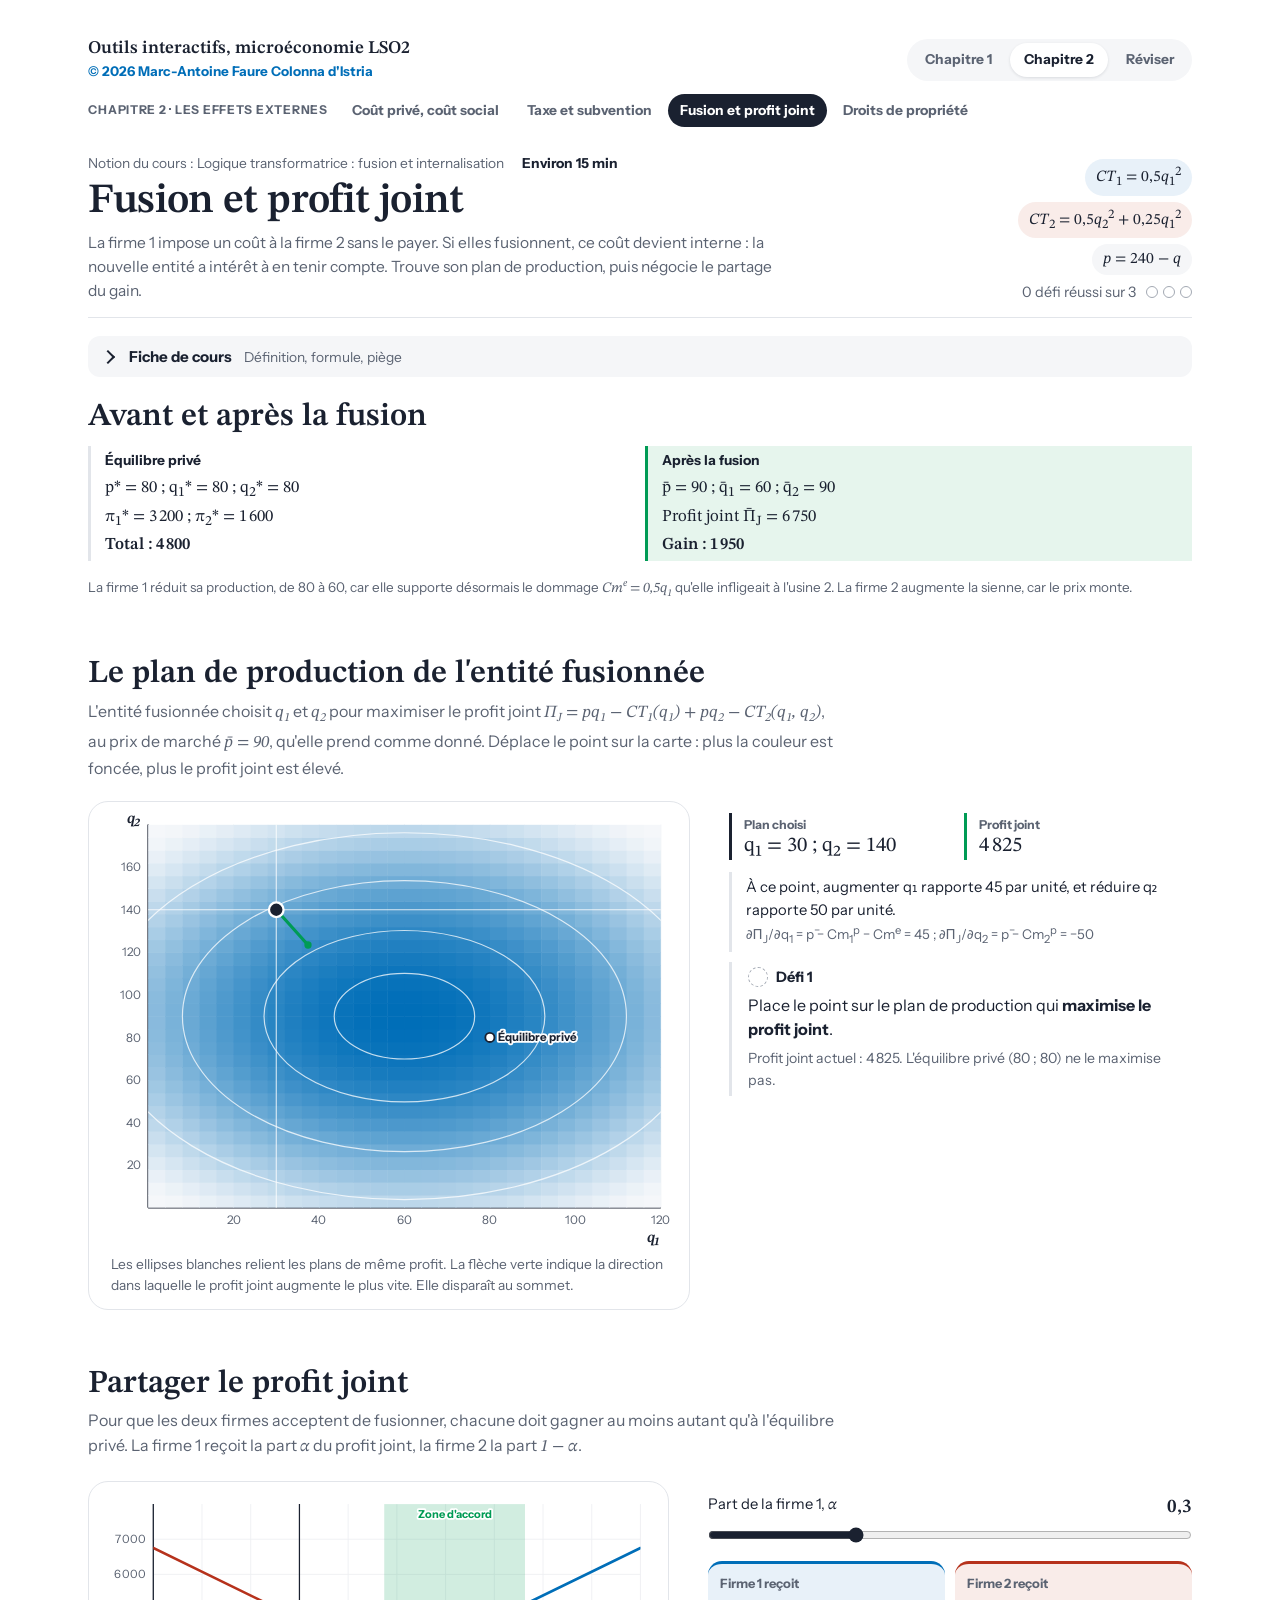
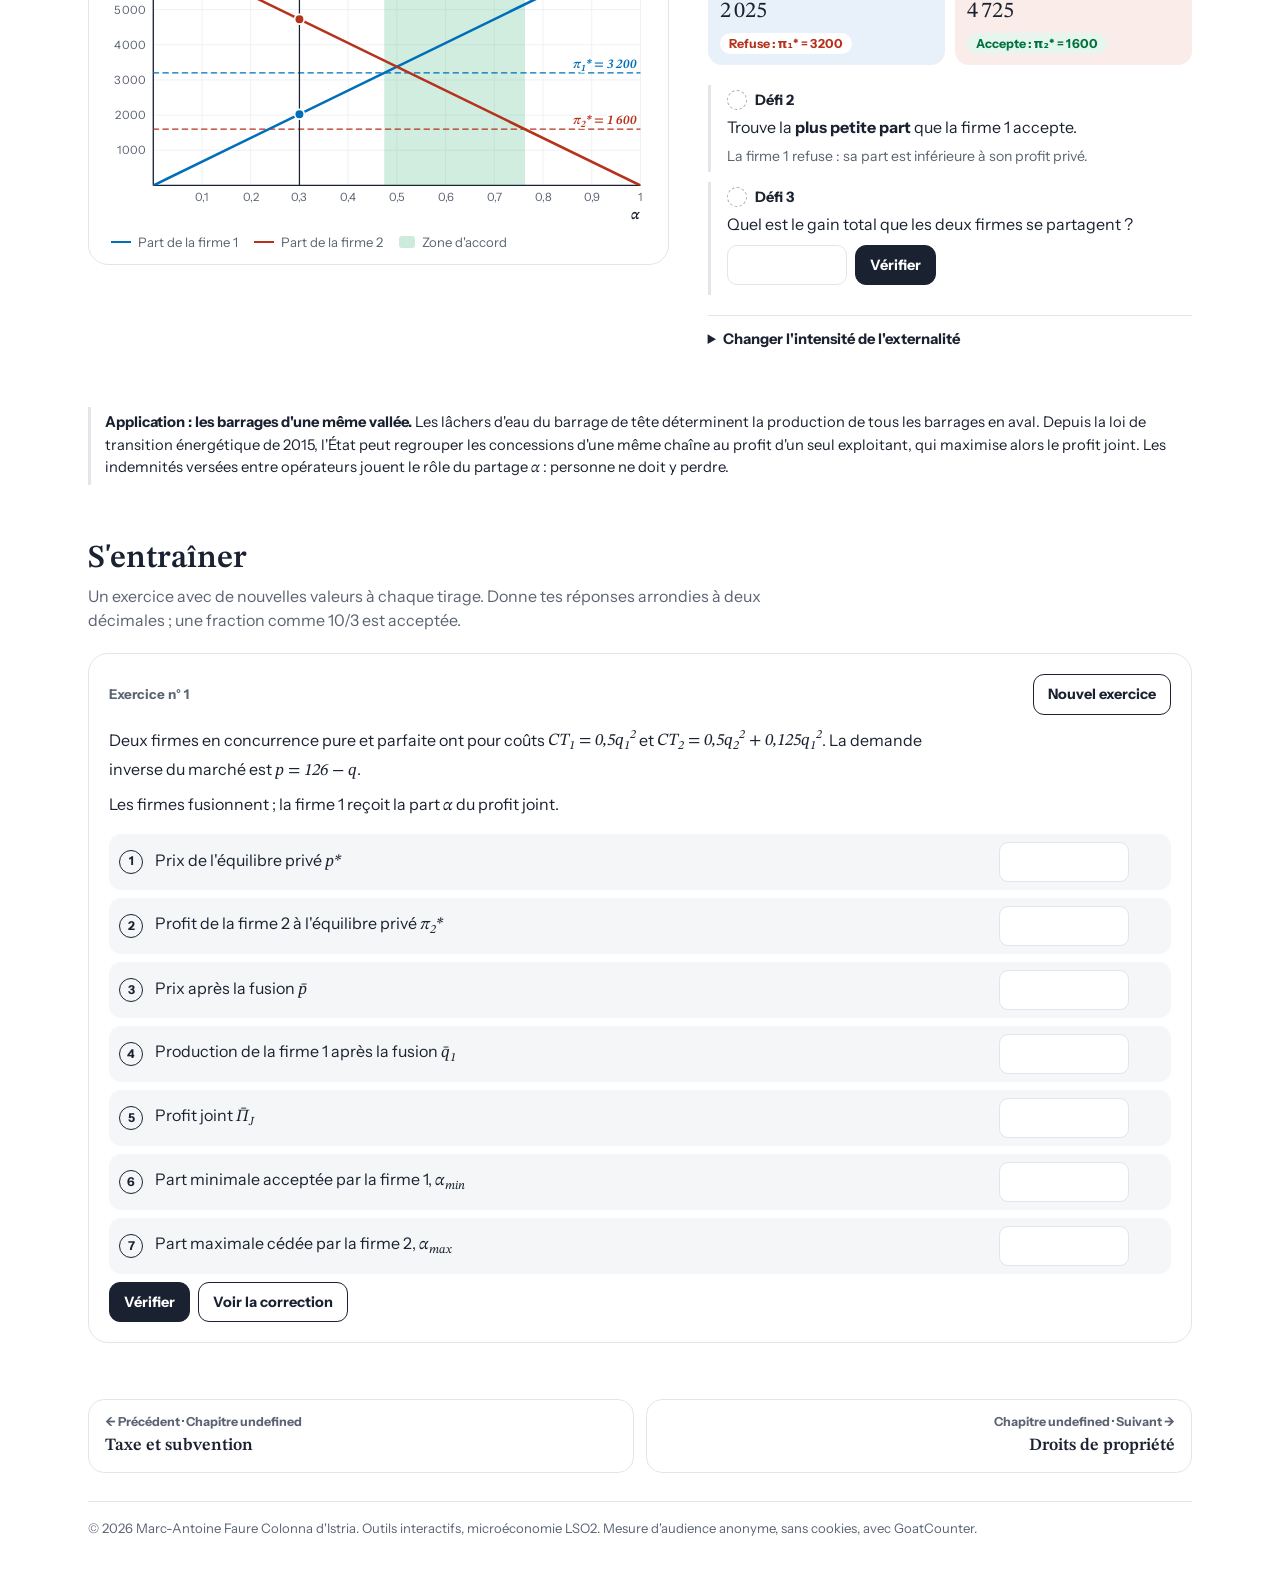
<file: ch2-fusion.html>
<!doctype html>
<html lang="fr">
<head>
<meta charset="utf-8">
<meta name="viewport" content="width=device-width, initial-scale=1, viewport-fit=cover">
<title>Fusion et profit joint – Outils interactifs, microéconomie LSO2</title>
<meta name="author" content="Marc-Antoine Faure Colonna d'Istria">
<link rel="stylesheet" href="style.css">
<script src="commun.js"></script>
<script src="exercices.js"></script>
<style>
.grid2{display:grid;grid-template-columns:minmax(0,1.2fr) minmax(0,1fr);gap:clamp(20px,3vw,40px);align-items:start}
.cmp{display:grid;grid-template-columns:1fr 1fr;gap:10px;margin:10px 0}
.cmp .c{border-radius:14px;padding:12px 14px;background:var(--soft)}
.cmp .c h4{margin:0 0 4px;font-size:.86rem}
.cmp .c .v{font-family:var(--serif);font-size:1.05rem;line-height:1.5}
.cmp .c.f{background:var(--forest-soft)}
.share{display:grid;grid-template-columns:1fr 1fr;gap:10px;margin:12px 0}
.share .c{border-radius:14px;padding:10px 12px;border-top:3px solid var(--navy);background:var(--navy-soft)}
.share .c.b{border-top-color:var(--brick);background:var(--brick-soft)}
.share .h{font-size:.8rem;font-weight:700;color:var(--muted)}
.share .v{font-family:var(--serif);font-size:1.4rem}
.badge{display:inline-block;padding:1px 9px;border-radius:99px;font-size:.78rem;font-weight:700;margin-top:4px}
.badge.ok{background:var(--forest-soft);color:var(--forest-ink)}.badge.ko{background:#fff;color:var(--brick)}
details.set{margin-top:20px;border-top:1px solid var(--line);padding-top:12px}
details.set summary{cursor:pointer;font-weight:600;font-size:.92rem}
@media (max-width:880px){.grid2{grid-template-columns:1fr}}
</style>
</head>
<body>
<div class="wrap">
  <div id="site-nav"></div>
  <header class="top">
    <div>
      <h1>Fusion et profit joint</h1>
      <p class="lede">La firme 1 impose un coût à la firme 2 sans le payer. Si elles fusionnent, ce coût devient interne : la nouvelle entité a intérêt à en tenir compte. Trouve son plan de production, puis négocie le partage du gain.</p>
    </div>
    <div class="side">
      <span class="fn o"><i>CT</i><sub>1</sub> = 0,5<i>q</i><sub>1</sub><sup>2</sup></span>
      <span class="fn d"><i>CT</i><sub>2</sub> = 0,5<i>q</i><sub>2</sub><sup>2</sup> + <span id="cfn">0,25</span><i>q</i><sub>1</sub><sup>2</sup></span>
      <span class="fn"><i>p</i> = 240 − <i>q</i></span>
      <div class="score"><span id="scoreTxt"></span><span class="dots" id="dots"></span></div>
    </div>
  </header>
  <details class="fiche">
    <summary>Fiche de cours <small>Définition, formule, piège</small></summary>
    <div class="fiche-grid">
      <div class="fbox"><div class="ft">Définition</div><div class="fc"><p>La <b>fusion</b> transforme le coût imposé à l'autre firme en coût interne : la nouvelle entité maximise le profit joint et internalise l'externalité.</p></div></div>
      <div class="fbox form"><div class="ft">Formule</div><div class="fc"><p><span class="m">Π<sub>J</sub> = pq<sub>1</sub> − CT<sub>1</sub>(q<sub>1</sub>) + pq<sub>2</sub> − CT<sub>2</sub>(q<sub>1</sub>, q<sub>2</sub>)</span></p><p>CPO : <span class="m">p = Cm<sub>1</sub><sup>p</sup> + Cm<sup>e</sup> = Cm<sub>1</sub><sup>s</sup></span> et <span class="m">p = Cm<sub>2</sub><sup>p</sup></span>.</p><p>Accord : <span class="m">π<sub>1</sub>* / Π̄<sub>J</sub> ≤ α ≤ 1 − π<sub>2</sub>* / Π̄<sub>J</sub></span>.</p></div></div>
      <div class="fbox warn"><div class="ft">Piège</div><div class="fc"><ul><li>L'intervalle d'accord n'existe que si <span class="m">Π̄<sub>J</sub> ≥ π<sub>1</sub>* + π<sub>2</sub>*</span>.</li><li>Après la fusion, la firme victime produit davantage, car le prix monte.</li></ul></div></div>
    </div>
  </details>

  <section class="block">
    <h2>Avant et après la fusion</h2>
    <div class="cmp" id="cmp"></div>
    <p class="small" id="cmpTxt"></p>
  </section>

  <section class="block">
    <h2>Le plan de production de l'entité fusionnée</h2>
    <p class="intro">L'entité fusionnée choisit <span class="m">q<sub>1</sub></span> et <span class="m">q<sub>2</sub></span> pour maximiser le profit joint <span class="m">Π<sub>J</sub> = pq<sub>1</sub> − CT<sub>1</sub>(q<sub>1</sub>) + pq<sub>2</sub> − CT<sub>2</sub>(q<sub>1</sub>, q<sub>2</sub>)</span>, au prix de marché <span class="m">p̄ = <span id="pb"></span></span>, qu'elle prend comme donné. Déplace le point sur la carte : plus la couleur est foncée, plus le profit joint est élevé.</p>
    <div class="stage">
      <div class="card">
        <svg class="ch" id="map" aria-label="Carte du profit joint selon q1 et q2"></svg>
        <p class="cap">Les ellipses blanches relient les plans de même profit. La flèche verte indique la direction dans laquelle le profit joint augmente le plus vite. Elle disparaît au sommet.</p>
      </div>
      <div>
        <div class="nums">
          <div class="num ink"><div class="h">Plan choisi</div><div class="v" id="mq"></div></div>
          <div class="num forest"><div class="h">Profit joint</div><div class="v" id="mP"></div></div>
        </div>
        <div class="note" id="mtxt"></div>
        <div class="defi" id="d0">
          <div class="lab"><span class="ic"></span>Défi 1</div>
          <div>Place le point sur le plan de production qui <b>maximise le profit joint</b>.</div>
          <div class="st" id="s0"></div>
          <div class="fb" id="f0"></div>
        </div>
      </div>
    </div>
  </section>

  <section class="block">
    <h2>Partager le profit joint</h2>
    <p class="intro">Pour que les deux firmes acceptent de fusionner, chacune doit gagner au moins autant qu'à l'équilibre privé. La firme 1 reçoit la part <span class="m">α</span> du profit joint, la firme 2 la part <span class="m">1 − α</span>.</p>
    <div class="grid2">
      <div class="card">
        <svg class="ch" id="sh" aria-label="Partage du profit joint selon alpha"></svg>
        <div class="legend">
          <span><i class="ln" style="border-color:var(--navy)"></i>Part de la firme 1</span>
          <span><i class="ln" style="border-color:var(--brick)"></i>Part de la firme 2</span>
          <span><i style="background:rgba(0,155,85,.2)"></i>Zone d'accord</span>
        </div>
      </div>
      <div>
        <div class="ctl"><label for="sa"><span>Part de la firme 1, <span class="m">α</span></span><b id="av"></b></label><input type="range" id="sa" min="0" max="1" step="0.001"></div>
        <div class="share">
          <div class="c"><div class="h">Firme 1 reçoit</div><div class="v" id="r1"></div><div id="b1"></div></div>
          <div class="c b"><div class="h">Firme 2 reçoit</div><div class="v" id="r2"></div><div id="b2"></div></div>
        </div>
        <div class="defis">
          <div class="defi" id="d1">
            <div class="lab"><span class="ic"></span>Défi 2</div>
            <div>Trouve la <b>plus petite part</b> que la firme 1 accepte.</div>
            <div class="st" id="s1"></div>
            <div class="fb" id="f1"></div>
          </div>
          <div class="defi" id="d2">
            <div class="lab"><span class="ic"></span>Défi 3</div>
            <div>Quel est le gain total que les deux firmes se partagent ?</div>
            <div class="row"><input id="gain" inputmode="decimal" aria-label="Gain total"><button class="btn" id="gchk">Vérifier</button></div>
            <div class="st" id="s2"></div>
            <div class="fb" id="f2"></div>
          </div>
        </div>
        <details class="set">
          <summary>Changer l'intensité de l'externalité</summary>
          <div class="ctl"><label for="sc"><span>Dommage subi par la firme 2, <span class="m">c</span> dans <span class="m">c·q<sub>1</sub><sup>2</sup></span><small>Le cours prend c = 0,25. Tout se recalcule.</small></span><b id="cv"></b></label><input type="range" id="sc" min="0" max="1" step="0.05"></div>
        </details>
      </div>
    </div>
  </section>

  <section class="block">
    <div class="note"><b>Application : les barrages d'une même vallée.</b> Les lâchers d'eau du barrage de tête déterminent la production de tous les barrages en aval. Depuis la loi de transition énergétique de 2015, l'État peut regrouper les concessions d'une même chaîne au profit d'un seul exploitant, qui maximise alors le profit joint. Les indemnités versées entre opérateurs jouent le rôle du partage <span class="m">α</span> : personne ne doit y perdre.</div>
  </section>

  <section class="block" id="exo"></section>
  <div id="site-pager"></div>
  <footer>© 2026 Marc-Antoine Faure Colonna d'Istria. Outils interactifs, microéconomie LSO2. Mesure d'audience anonyme, sans cookies, avec GoatCounter.</footer>
</div>

<script>
(() => {
  const D = Defis(3);
  const st = { c: 0.25, pt: { x: 30, y: 140 }, a: 0.3 };
  function model() {
    const c = st.c, a = 1 + 2 * c, pb = 240 / (2 + 1 / a), q1 = pb / a, q2 = pb;
    const PJ = (x, y) => pb * x - (0.5 + c) * x * x + pb * y - 0.5 * y * y;
    const p1 = 3200, p2 = 3200 - 6400 * c, PJb = PJ(q1, q2);
    return { c, a, pb, q1, q2, PJ, PJb, p1, p2, amin: p1 / PJb, amax: Math.min(1, 1 - p2 / PJb) };
  }
  const f0 = v => fr(v, 0), f1 = v => fr(v, 1);

  function renderCmp() {
    const M = model();
    $('#cfn').textContent = fr(M.c); $('#pb').textContent = f1(M.pb); $('#cv').textContent = fr(M.c);
    $('#cmp').innerHTML = `
      <div class="c"><h4>Équilibre privé</h4><div class="v">p* = 80 ; q<sub>1</sub>* = 80 ; q<sub>2</sub>* = 80<br>π<sub>1</sub>* = ${f0(M.p1)} ; π<sub>2</sub>* = ${f0(M.p2)}<br><b>Total : ${f0(M.p1 + M.p2)}</b></div></div>
      <div class="c f"><h4>Après la fusion</h4><div class="v">p̄ = ${f1(M.pb)} ; q̄<sub>1</sub> = ${f1(M.q1)} ; q̄<sub>2</sub> = ${f1(M.q2)}<br>Profit joint Π̄<sub>J</sub> = ${f0(M.PJb)}<br><b>Gain : ${f0(M.PJb - M.p1 - M.p2)}</b></div></div>`;
    $('#cmpTxt').innerHTML = M.c > 0 ? `La firme 1 réduit sa production, de 80 à ${f1(M.q1)}, car elle supporte désormais le dommage <span class="m">Cm<sup>e</sup> = ${fr(2 * M.c)}q<sub>1</sub></span> qu'elle infligeait à l'usine 2. La firme 2 augmente la sienne, car le prix monte.` : 'Sans externalité, la fusion ne change rien : l\'équilibre privé était déjà optimal.';
  }

  /* Carte du profit joint */
  const mapS = $('#map');
  const FM = Frame(mapS, { x1: 120, y1: 180, dx: 20, dy: 20, xl: 'q₁', yl: 'q₂', H: 480, fx: v => v, fy: v => v });
  function renderMap() {
    const M = model(), N = 30, cw = 120 / N, ch = 180 / N;
    let mn = Infinity, mx = -Infinity; const vals = [];
    for (let i = 0; i < N; i++) for (let j = 0; j < N; j++) { const v = M.PJ((i + .5) * cw, (j + .5) * ch); vals.push(v); mn = Math.min(mn, v); mx = Math.max(mx, v); }
    let g = '';
    vals.forEach((v, n) => {
      const i = Math.floor(n / N), j = n % N, t = Math.max(0, (v - mn) / (mx - mn)) ** 1.6;
      const r = Math.round(245 - t * 245), gg = Math.round(247 - t * (247 - 110)), b = Math.round(250 - t * (250 - 184));
      g += `<rect x="${FM.X(i * cw).toFixed(1)}" y="${FM.Y((j + 1) * ch).toFixed(1)}" width="${(FM.X(cw) - FM.X(0) + .6).toFixed(1)}" height="${(FM.Y(0) - FM.Y(ch) + .6).toFixed(1)}" fill="rgb(${r},${gg},${b})"/>`;
    });
    [0.03, 0.12, 0.3, 0.55].forEach(f => { const d = f * M.PJb, rx = Math.sqrt(d / (0.5 + M.c)), ry = Math.sqrt(2 * d); g += `<ellipse cx="${FM.X(M.q1)}" cy="${FM.Y(M.q2)}" rx="${FM.X(rx) - FM.X(0)}" ry="${FM.Y(0) - FM.Y(ry)}" fill="none" stroke="#fff" stroke-width="1.3" opacity=".75"/>`; });
    const { x, y } = st.pt, gx = M.pb - (1 + 2 * M.c) * x, gy = M.pb - y, gn = Math.hypot(gx, gy);
    g += FM.seg(x, 0, x, 180, '#fff', 1.2, 'opacity=".8"') + FM.seg(0, y, 120, y, '#fff', 1.2, 'opacity=".8"');
    let o = '';
    if (gn > 2) { const L = Math.min(52, 26 + gn / 2), ux = gx / gn, uy = gy / gn, x0 = FM.X(x), y0 = FM.Y(y); o += `<line x1="${x0 + ux * 10}" y1="${y0 - uy * 10}" x2="${x0 + ux * L}" y2="${y0 - uy * L}" stroke="${C.forest}" stroke-width="3.5" stroke-linecap="round"/><circle cx="${x0 + ux * L}" cy="${y0 - uy * L}" r="4" fill="${C.forest}"/>`; }
    o += `<circle cx="${FM.X(80)}" cy="${FM.Y(80)}" r="5" fill="#fff" stroke="${C.ink}" stroke-width="2"/><text class="tag" x="${FM.X(80) + 9}" y="${FM.Y(80) + 4}" fill="${C.ink}">Équilibre privé</text>`;
    o += `<circle cx="${FM.X(x)}" cy="${FM.Y(y)}" r="8" fill="${C.ink}" stroke="#fff" stroke-width="2.5"/>`;
    if (D.done[0]) o += `<circle cx="${FM.X(M.q1)}" cy="${FM.Y(M.q2)}" r="13" fill="none" stroke="${C.forest}" stroke-width="3"/>`;
    FM.draw(g, o);
    const P = M.PJ(x, y);
    $('#mq').textContent = `q₁ = ${f0(x)} ; q₂ = ${f0(y)}`; $('#mP').textContent = f0(P);
    const dir = (v, n) => Math.abs(v) < 1.5 ? `produire une unité de plus de bien ${n} ne change presque rien au profit joint` : v > 0 ? `augmenter q${n === 1 ? '₁' : '₂'} rapporte ${f1(v)} par unité` : `réduire q${n === 1 ? '₁' : '₂'} rapporte ${f1(-v)} par unité`;
    $('#mtxt').innerHTML = `À ce point, ${dir(gx, 1)}, et ${dir(gy, 2)}.<br><span class="small">∂Π<sub>J</sub>/∂q<sub>1</sub> = p̄ − Cm<sub>1</sub><sup>p</sup> − Cm<sup>e</sup> = ${f1(gx)} ; ∂Π<sub>J</sub>/∂q<sub>2</sub> = p̄ − Cm<sub>2</sub><sup>p</sup> = ${f1(gy)}</span>`;
    $('#s0').textContent = `Profit joint actuel : ${f0(P)}. L'équilibre privé (80 ; 80) ne le maximise pas.`;
    if (Math.abs(x - M.q1) <= 2 && Math.abs(y - M.q2) <= 2 && D.win(0, `<b>Sommet atteint.</b> En <span class="m">(q̄<sub>1</sub> ; q̄<sub>2</sub>) = (${f1(M.q1)} ; ${f1(M.q2)})</span>, les deux dérivées s'annulent : <span class="m">p̄ = Cm<sub>1</sub><sup>p</sup> + Cm<sup>e</sup> = Cm<sub>1</sub><sup>s</sup></span> et <span class="m">p̄ = Cm<sub>2</sub><sup>p</sup></span>. C'est la condition d'optimum obtenue avec une taxe pigouvienne, sans que l'État ait besoin de connaître <span class="m">Cm<sup>e</sup></span>.`)) renderMap();
  }
  drag(mapS, FM, p => { st.pt = { x: Math.max(0, Math.min(120, Math.round(p.x))), y: Math.max(0, Math.min(180, Math.round(p.y))) }; renderMap(); });

  /* Partage */
  const shS = $('#sh');
  function renderShare() {
    const M = model(), ym = Math.ceil(M.PJb * 1.12 / 1000) * 1000;
    const FS = Frame(shS, { x1: 1, y1: ym, dx: 0.1, dy: ym > 8000 ? 2000 : 1000, xl: 'α', H: 380, L: 64, fx: v => fr(v, 1), fy: v => f0(v) });
    const lo = Math.max(0, M.amin), hi = M.amax, a = st.a, P = M.PJb;
    let g = '';
    if (hi >= lo) g += `<rect x="${FS.X(lo)}" y="${FS.Y(ym)}" width="${FS.X(hi) - FS.X(lo)}" height="${FS.Y(0) - FS.Y(ym)}" fill="${C.forest}" fill-opacity=".18"/>`;
    g += FS.seg(0, M.p1, 1, M.p1, C.navy, 1.5, 'stroke-dasharray="6 5"') + FS.seg(0, Math.max(M.p2, 0), 1, Math.max(M.p2, 0), C.brick, 1.5, 'stroke-dasharray="6 5"');
    g += FS.seg(0, 0, 1, P, C.navy, 3) + FS.seg(0, P, 1, 0, C.brick, 3) + FS.seg(a, 0, a, ym, C.ink, 1.4);
    let o = FS.dot(a, a * P, C.navy) + FS.dot(a, (1 - a) * P, C.brick);
    o += `<text class="tag mt" x="${FS.X(1) - 4}" y="${FS.Y(M.p1) - 6}" text-anchor="end" fill="${C.navy}">π<tspan dy="4" font-size="11">1</tspan><tspan dy="-4">*</tspan> = ${f0(M.p1)}</text>`;
    if (M.p2 > 0) o += `<text class="tag mt" x="${FS.X(1) - 4}" y="${FS.Y(M.p2) - 6}" text-anchor="end" fill="${C.brick}">π<tspan dy="4" font-size="11">2</tspan><tspan dy="-4">*</tspan> = ${f0(M.p2)}</text>`;
    if (hi >= lo) o += `<text class="tag" x="${FS.X((lo + hi) / 2)}" y="${FS.Y(ym) + 16}" text-anchor="middle" fill="${C.forest}">Zone d'accord</text>`;
    FS.draw(g, o);
    $('#av').textContent = fr(a, 3);
    const s1 = a * P, s2 = (1 - a) * P, ok1 = s1 >= M.p1 - 0.5, ok2 = s2 >= M.p2 - 0.5;
    $('#r1').textContent = f0(s1); $('#r2').textContent = f0(s2);
    $('#b1').innerHTML = `<span class="badge ${ok1 ? 'ok' : 'ko'}">${ok1 ? 'Accepte' : 'Refuse'} : π₁* = ${f0(M.p1)}</span>`;
    $('#b2').innerHTML = `<span class="badge ${ok2 ? 'ok' : 'ko'}">${ok2 ? 'Accepte' : 'Refuse'} : π₂* = ${f0(M.p2)}</span>`;
    $('#s1').textContent = ok1 ? 'La firme 1 accepte. Peut-on lui en donner moins ?' : 'La firme 1 refuse : sa part est inférieure à son profit privé.';
    if (ok1 && s1 - M.p1 < 0.004 * P + 0.5) D.win(1, `<b>Exact : α<sub>min</sub> = π₁* / Π̄<sub>J</sub> = ${f0(M.p1)} / ${f0(P)} ≈ ${fr(M.amin, 3)}.</b> La borne haute est ce que la firme 2 peut céder au maximum : <span class="m">1 − π₂* / Π̄<sub>J</sub> ≈ ${fr(M.amax, 3)}</span>. L'intervalle existe parce que la fusion augmente le profit total : <span class="m">Π̄<sub>J</sub> ≥ π₁* + π₂*</span>.`);
  }
  $('#sa').addEventListener('input', e => { st.a = +e.target.value; renderShare(); });
  $('#gchk').addEventListener('click', () => {
    const M = model(), g = M.PJb - M.p1 - M.p2, v = parseFloat($('#gain').value.replace(/[\s ]/g, '').replace(',', '.'));
    if (isNaN(v)) { $('#s2').textContent = 'Entre un nombre.'; return; }
    if (Math.abs(v - g) <= 1) { D.win(2, `<b>Exact : ${f0(M.PJb)} − (${f0(M.p1)} + ${f0(M.p2)}) = ${f0(g)}.</b> C'est ce gain que les firmes négocient. Rapporté au profit joint, il donne la largeur de la zone d'accord : <span class="m">${f0(g)} / ${f0(M.PJb)} ≈ ${fr(g / M.PJb, 3)}</span>.`); return; }
    if (Math.abs(v - M.PJb) <= 1) $('#s2').textContent = 'C\'est le profit joint. Le gain se mesure par rapport à la somme des profits privés.';
    else $('#s2').textContent = 'Pas encore. Compare le profit joint à la somme des profits de l\'équilibre privé.';
  });
  $('#sc').addEventListener('input', e => { st.c = +e.target.value; renderAll(); });
  function renderAll() { renderCmp(); renderMap(); renderShare(); }
  $('#sa').value = st.a; $('#sc').value = st.c;
  renderAll();
})();
</script>
<script>Exercice('#exo', GEN.fusion.gen);</script>
</body>
</html>
</file>
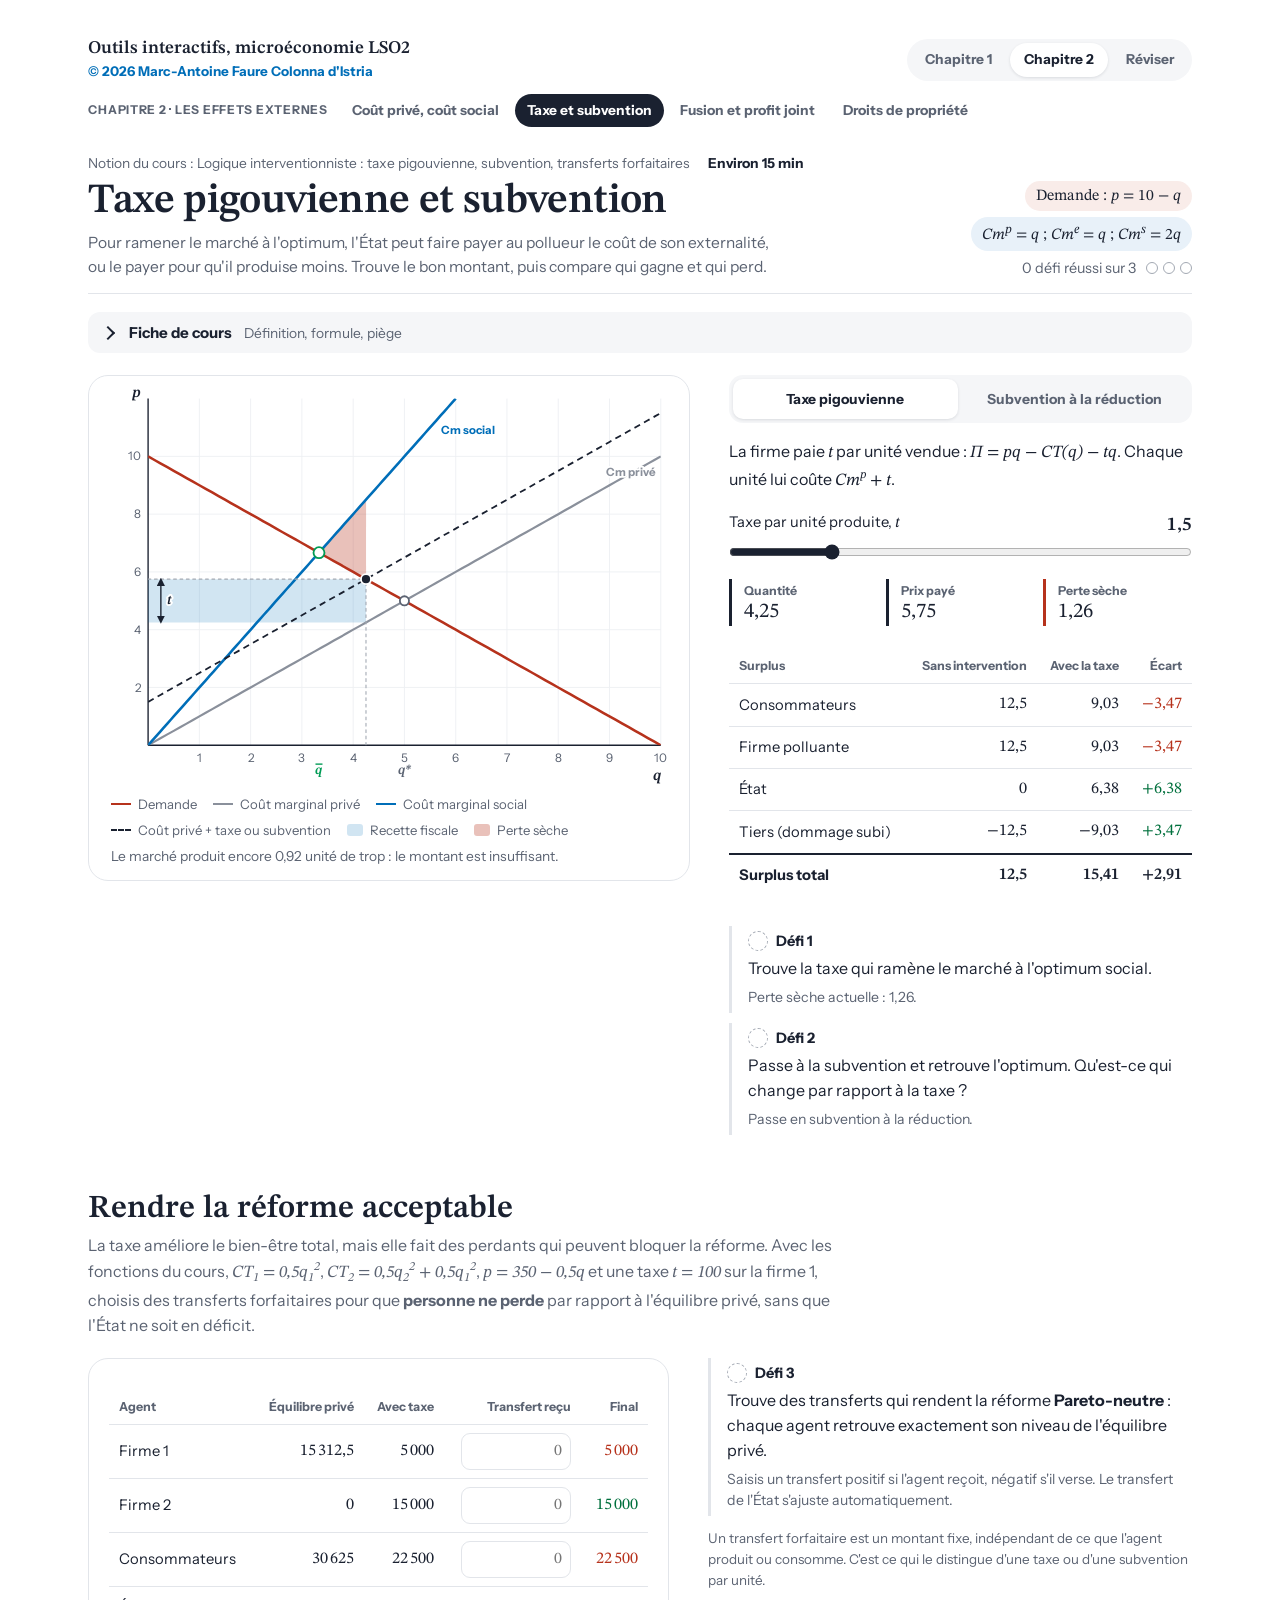
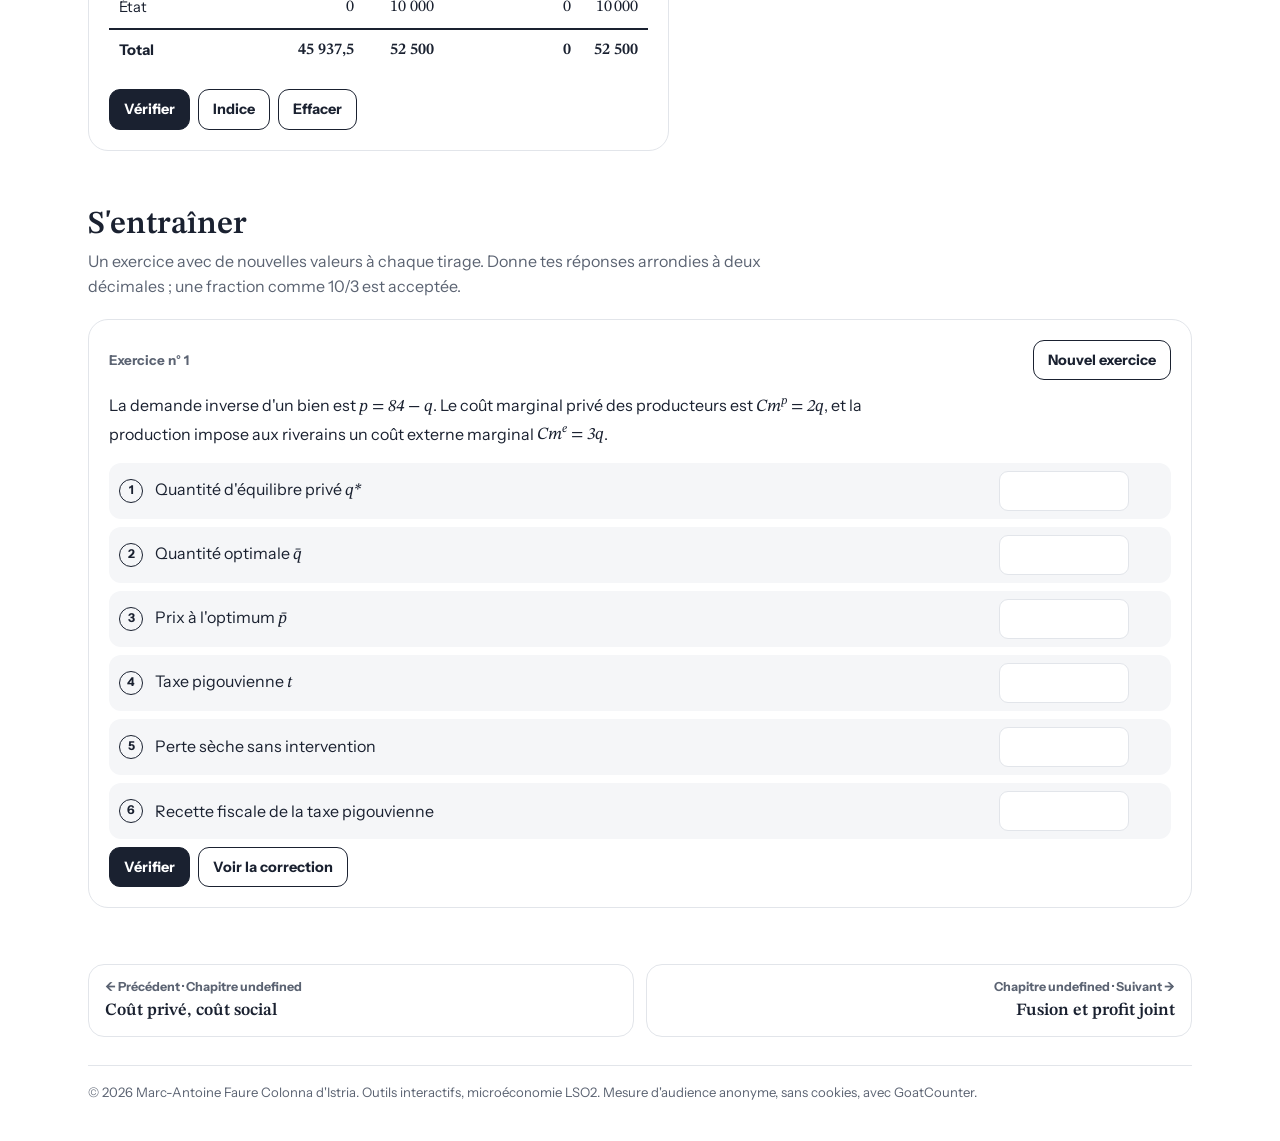
<file: ch2-pigou.html>
<!doctype html>
<html lang="fr">
<head>
<meta charset="utf-8">
<meta name="viewport" content="width=device-width, initial-scale=1, viewport-fit=cover">
<title>Taxe pigouvienne et subvention – Outils interactifs, microéconomie LSO2</title>
<meta name="author" content="Marc-Antoine Faure Colonna d'Istria">
<link rel="stylesheet" href="style.css">
<script src="commun.js"></script>
<script src="exercices.js"></script>
<style>
table.t input{font:inherit;font-family:var(--serif);font-size:1rem;width:110px;padding:5px 8px;border:1.5px solid var(--line);border-radius:9px;text-align:right;background:#fff}
table.t td.up{color:var(--forest-ink)}table.t td.dn{color:var(--brick)}
.grid2{display:grid;grid-template-columns:minmax(0,1.2fr) minmax(0,1fr);gap:clamp(20px,3vw,40px);align-items:start}
@media (max-width:880px){.grid2{grid-template-columns:1fr}}
</style>
</head>
<body>
<div class="wrap">
  <div id="site-nav"></div>
  <header class="top">
    <div>
      <h1>Taxe pigouvienne et subvention</h1>
      <p class="lede">Pour ramener le marché à l'optimum, l'État peut faire payer au pollueur le coût de son externalité, ou le payer pour qu'il produise moins. Trouve le bon montant, puis compare qui gagne et qui perd.</p>
    </div>
    <div class="side">
      <span class="fn d">Demande : <i>p</i> = 10 − <i>q</i></span>
      <span class="fn o"><i>Cm<sup>p</sup></i> = <i>q</i> ; <i>Cm<sup>e</sup></i> = <i>q</i> ; <i>Cm<sup>s</sup></i> = 2<i>q</i></span>
      <div class="score"><span id="scoreTxt"></span><span class="dots" id="dots"></span></div>
    </div>
  </header>
  <details class="fiche">
    <summary>Fiche de cours <small>Définition, formule, piège</small></summary>
    <div class="fiche-grid">
      <div class="fbox"><div class="ft">Définition</div><div class="fc"><p>La <b>taxe pigouvienne</b> fait payer à la firme émettrice le coût marginal de l'externalité : c'est le principe pollueur-payeur.</p><p>La <b>subvention à la réduction</b> récompense chaque unité non produite : <span class="m">S = s(q<sup>max</sup> − q)</span>.</p></div></div>
      <div class="fbox form"><div class="ft">Formule</div><div class="fc"><p><span class="m">Π = pq − CT(q) − tq</span> ⇒ <span class="m">p = Cm<sup>p</sup> + t</span>, d'où <span class="m">t = Cm<sup>e</sup>(q̄)</span>.</p><p>Subvention : <span class="m">s = Cm<sup>e</sup>(q̄)</span>.</p><p>Transferts forfaitaires : <span class="m">IF = π̄ − π*</span>.</p></div></div>
      <div class="fbox warn"><div class="ft">Piège</div><div class="fc"><ul><li><span class="m">t</span> s'évalue à l'optimum <span class="m">q̄</span>, pas à l'équilibre privé <span class="m">q*</span>.</li><li>Taxe et subvention mènent à la même allocation ; seule la répartition change.</li><li>L'État doit connaître <span class="m">Cm<sup>e</sup></span>.</li></ul></div></div>
    </div>
  </details>

  <section class="block">
    <div class="stage">
      <div class="stick">
        <div class="card">
          <svg class="ch" id="ch" aria-label="Taxe ou subvention sur le marché pollueur"></svg>
          <div class="legend">
            <span><i class="ln" style="border-color:var(--brick)"></i>Demande</span>
            <span><i class="ln" style="border-color:#8A909B"></i>Coût marginal privé</span>
            <span><i class="ln" style="border-color:var(--navy)"></i>Coût marginal social</span>
            <span><i class="ln dash" style="border-color:var(--ink)"></i>Coût privé + taxe ou subvention</span>
            <span id="lgR"><i style="background:rgba(0,110,184,.18)"></i>Recette fiscale</span>
            <span id="lgS"><i style="background:rgba(0,155,85,.24)"></i>Subvention versée</span>
            <span><i style="background:rgba(182,50,28,.3)"></i>Perte sèche</span>
          </div>
          <p class="cap" id="cap"></p>
        </div>
      </div>
      <div>
        <div class="seg" role="group" aria-label="Instrument">
          <button data-m="tax" aria-pressed="true">Taxe pigouvienne</button>
          <button data-m="sub" aria-pressed="false">Subvention à la réduction</button>
        </div>
        <p id="mtxt"></p>
        <div class="ctl"><label for="st"><span id="tl"></span><b id="tv"></b></label><input type="range" id="st" min="0" max="7" step="0.05"></div>
        <div class="nums">
          <div class="num ink"><div class="h">Quantité</div><div class="v" id="nq"></div></div>
          <div class="num ink"><div class="h">Prix payé</div><div class="v" id="np"></div></div>
          <div class="num brick"><div class="h">Perte sèche</div><div class="v" id="nps"></div></div>
        </div>
        <div class="tw"><table class="t">
          <thead><tr><th>Surplus</th><th>Sans intervention</th><th>Avec <span id="hcol">la taxe</span></th><th>Écart</th></tr></thead>
          <tbody id="tb"></tbody>
        </table></div>
        <div class="defis">
          <div class="defi" id="d0">
            <div class="lab"><span class="ic"></span>Défi 1</div>
            <div>Trouve la taxe qui ramène le marché à l'optimum social.</div>
            <div class="st" id="s0"></div>
            <div class="fb"><b>Exact : t = 10/3 ≈ 3,33.</b> C'est le coût externe marginal <i>évalué à l'optimum</i> : <span class="m">t = Cm<sup>e</sup>(q̄) = q̄ = 10/3</span>. La firme égalise alors <span class="m">p = Cm<sup>p</sup> + t = Cm<sup>s</sup></span>. Une taxe plus forte ferait <i>sous-produire</i> : la perte sèche réapparaît de l'autre côté.</div>
          </div>
          <div class="defi" id="d1">
            <div class="lab"><span class="ic"></span>Défi 2</div>
            <div>Passe à la subvention et retrouve l'optimum. Qu'est-ce qui change par rapport à la taxe ?</div>
            <div class="st" id="s1"></div>
            <div class="fb"><b>Même allocation, autre répartition.</b> Avec <span class="m">s = 10/3</span>, la firme produit aussi <span class="m">q̄ = 10/3</span> : renoncer à une unité lui rapporte <span class="m">s</span>, exactement comme la taxe lui coûtait <span class="m">t</span>. Mais l'État verse <span class="m">s(q* − q̄) ≈ 5,56</span> au lieu d'encaisser <span class="m">t·q̄ ≈ 11,11</span>, et la firme passe d'un surplus de 5,56 à 22,22. Le surplus total est le même : 16,67.</div>
          </div>
        </div>
      </div>
    </div>
  </section>

  <section class="block">
    <h2>Rendre la réforme acceptable</h2>
    <p class="intro">La taxe améliore le bien-être total, mais elle fait des perdants qui peuvent bloquer la réforme. Avec les fonctions du cours, <span class="m">CT<sub>1</sub> = 0,5q<sub>1</sub><sup>2</sup></span>, <span class="m">CT<sub>2</sub> = 0,5q<sub>2</sub><sup>2</sup> + 0,5q<sub>1</sub><sup>2</sup></span>, <span class="m">p = 350 − 0,5q</span> et une taxe <span class="m">t = 100</span> sur la firme 1, choisis des transferts forfaitaires pour que <b>personne ne perde</b> par rapport à l'équilibre privé, sans que l'État ne soit en déficit.</p>
    <div class="grid2">
      <div class="card pad">
        <div class="tw"><table class="t">
          <thead><tr><th>Agent</th><th>Équilibre privé</th><th>Avec taxe</th><th>Transfert reçu</th><th>Final</th></tr></thead>
          <tbody id="tf"></tbody>
        </table></div>
        <div class="row"><button class="btn" id="vf">Vérifier</button><button class="btn ghost" id="hf">Indice</button><button class="btn ghost" id="rf">Effacer</button></div>
        <div class="fbk" id="ff" hidden aria-live="polite"></div>
      </div>
      <div>
        <div class="defi" id="d2">
          <div class="lab"><span class="ic"></span>Défi 3</div>
          <div>Trouve des transferts qui rendent la réforme <b>Pareto-neutre</b> : chaque agent retrouve exactement son niveau de l'équilibre privé.</div>
          <div class="st" id="s2">Saisis un transfert positif si l'agent reçoit, négatif s'il verse. Le transfert de l'État s'ajuste automatiquement.</div>
          <div class="fb"><b>Réforme Pareto-neutre.</b> Les transferts valent <span class="m">−IF = π* − π̄</span> pour chaque agent. Ils ne dépendent pas des quantités, donc ils ne modifient aucune décision : l'optimum est préservé. L'État conserve 6 562,5, soit exactement le gain d'efficacité <span class="m">ΔS<sub>coll</sub></span>. Il peut le redistribuer pour rendre la réforme Pareto-améliorante.</div>
        </div>
        <p class="small" style="margin-top:12px">Un transfert forfaitaire est un montant fixe, indépendant de ce que l'agent produit ou consomme. C'est ce qui le distingue d'une taxe ou d'une subvention par unité.</p>
      </div>
    </div>
  </section>

  <section class="block" id="exo"></section>
  <div id="site-pager"></div>
  <footer>© 2026 Marc-Antoine Faure Colonna d'Istria. Outils interactifs, microéconomie LSO2. Mesure d'audience anonyme, sans cookies, avec GoatCounter.</footer>
</div>

<script>
(() => {
  const D = Defis(3);
  const TB = 10 / 3, WMAX = 50 / 3, QS = 5;
  const st = { m: 'tax', t: 1.5 };
  const pD = q => 10 - q;
  const svg = $('#ch');
  const F = Frame(svg, { x1: 10, y1: 12, dx: 1, dy: 2, xl: 'q', yl: 'p', fx: v => v, fy: v => v });
  function eq(t, m) {
    const q = (10 - t) / 2, p = (10 + t) / 2, SC = q * q / 2, dmg = q * q / 2;
    const firm = m === 'tax' ? q * q / 2 : q * q / 2 + QS * t;
    const etat = m === 'tax' ? t * q : -t * (QS - q);
    const W = SC + firm + etat - dmg;
    return { q, p, SC, dmg, firm, etat, W, DW: WMAX - W };
  }
  function render() {
    const { m, t } = st, e = eq(t, m), q = e.q, p = e.p, qb = TB, pb = 10 - TB;
    let g = '';
    if (t > 0) {
      if (m === 'tax') g += `<path d="${F.poly([[0, p], [q, p], [q, p - t], [0, p - t]])}" fill="${C.navy}" fill-opacity=".18"/>`;
      else if (q < QS) g += `<path d="${F.poly([[q, p], [QS, p], [QS, p - t], [q, p - t]])}" fill="${C.forest}" fill-opacity=".24"/>`;
    }
    if (Math.abs(q - qb) > 1e-6) g += `<path d="${F.poly([[q, pD(q)], [q, 2 * q], [qb, pb]])}" fill="${C.brick}" fill-opacity=".3"/>`;
    g += F.curve(pD, 0, 10, C.brick, 2.8) + F.curve(x => x, 0, 10, C.gray, 2.4) + F.curve(x => 2 * x, 0, 6, C.navy, 2.8);
    if (t > 0) g += F.curve(x => x + t, 0, 10, C.ink, 2, 'stroke-dasharray="7 5"');
    g += F.seg(0, p, q, p, C.faint, 1.2, 'stroke-dasharray="3 4"') + F.seg(q, 0, q, p, C.faint, 1.2, 'stroke-dasharray="3 4"');
    let o = F.dot(QS, 5, '#fff', 5, C.muted) + F.dot(qb, pb, '#fff', 6, C.forest) + F.dot(q, p, C.ink);
    if (t > 0.4) { const x = m === 'tax' ? F.X(0) + 14 : F.X(QS) + 12; o += `<line x1="${x}" y1="${F.Y(p) + 3}" x2="${x}" y2="${F.Y(p - t) - 3}" stroke="${C.ink}" stroke-width="1.5" marker-start="${F.arrow}" marker-end="${F.arrow}"/><text class="tag mt" x="${x + 7}" y="${(F.Y(p) + F.Y(p - t)) / 2 + 4}" fill="${C.ink}">${m === 'tax' ? 't' : 's'}</text>`; }
    o += `<text class="tag mt" x="${F.X(QS)}" y="${F.Y(0) + 32}" text-anchor="middle" fill="${C.muted}">q*</text><text class="tag mt" x="${F.X(qb)}" y="${F.Y(0) + 32}" text-anchor="middle" fill="${C.forest}"><tspan style="text-decoration:overline">q</tspan></text>`;
    o += `<text class="tag" x="${F.X(5.6) + 6}" y="${F.Y(11.2) + 14}" fill="${C.navy}">Cm social</text><text class="tag" x="${F.X(9.9)}" y="${F.Y(9.9) + 18}" text-anchor="end" fill="${C.gray}">Cm privé</text>`;
    F.draw(g, o);
    $('#lgR').hidden = m !== 'tax'; $('#lgS').hidden = m !== 'sub';
    $('#tv').textContent = fr(t);
    $('#nq').textContent = fr(q); $('#np').textContent = fr(p); $('#nps').textContent = fr(e.DW);
    const e0 = eq(0, m);
    const rows = [['Consommateurs', e0.SC, e.SC], ['Firme polluante', e0.firm, e.firm], ['État', e0.etat, e.etat], ['Tiers (dommage subi)', -e0.dmg, -e.dmg]];
    $('#tb').innerHTML = rows.map(([n, a, b]) => { const d = b - a; return `<tr><td>${n}</td><td class="v">${fr(a)}</td><td class="v">${fr(b)}</td><td class="v ${d > 0.005 ? 'up' : d < -0.005 ? 'dn' : ''}">${d > 0.005 ? '+' : ''}${fr(d)}</td></tr>`; }).join('')
      + `<tr class="tot"><td>Surplus total</td><td class="v">${fr(e0.W)}</td><td class="v">${fr(e.W)}</td><td class="v">${e.W - e0.W > 0.005 ? '+' : ''}${fr(e.W - e0.W)}</td></tr>`;
    $('#hcol').textContent = m === 'tax' ? 'la taxe' : 'la subvention';
    const gap = q - qb;
    $('#cap').textContent = Math.abs(gap) < 0.03 ? 'Optimum atteint : la courbe en pointillés coupe la demande au même point que le coût marginal social.'
      : gap > 0 ? `Le marché produit encore ${fr(gap)} unité${gap >= 2 ? 's' : ''} de trop : le montant est insuffisant.`
      : `Le marché produit ${fr(-gap)} unité${-gap >= 2 ? 's' : ''} de moins que l'optimum : le montant est trop élevé.`;
    $('#s0').textContent = m === 'tax' ? `Perte sèche actuelle : ${fr(e.DW)}.` : 'Repasse en taxe pigouvienne.';
    $('#s1').textContent = m === 'sub' ? `Perte sèche actuelle : ${fr(e.DW)}.` : 'Passe en subvention à la réduction.';
    if (Math.abs(t - TB) < 0.05) D.win(m === 'tax' ? 0 : 1);
  }
  function setM(m) {
    st.m = m;
    document.querySelectorAll('[data-m]').forEach(b => b.setAttribute('aria-pressed', String(b.dataset.m === m)));
    $('#tl').innerHTML = m === 'tax' ? 'Taxe par unité produite, <span class="m">t</span>' : 'Subvention par unité non produite, <span class="m">s</span>';
    $('#mtxt').innerHTML = m === 'tax'
      ? 'La firme paie <span class="m">t</span> par unité vendue : <span class="m">Π = pq − CT(q) − tq</span>. Chaque unité lui coûte <span class="m">Cm<sup>p</sup> + t</span>.'
      : 'L\'État verse <span class="m">s</span> par unité non produite sous <span class="m">q<sup>max</sup> = q* = 5</span> : <span class="m">Π = pq − CT(q) + s(q<sup>max</sup> − q)</span>. Produire une unité de plus lui fait perdre <span class="m">s</span> : son coût d\'opportunité est <span class="m">Cm<sup>p</sup> + s</span>.';
    render();
  }
  document.querySelectorAll('[data-m]').forEach(b => b.addEventListener('click', () => setM(b.dataset.m)));
  $('#st').value = st.t;
  $('#st').addEventListener('input', e => { const v = +e.target.value; st.t = Math.abs(v - TB) < 0.035 ? TB : v; render(); });

  /* Transferts forfaitaires */
  const AG = [['Firme 1', 15312.5, 5000], ['Firme 2', 0, 15000], ['Consommateurs', 30625, 22500]];
  const parse = s => { const v = parseFloat(String(s).replace(/[\s ]/g, '').replace('−', '-').replace(',', '.')); return isNaN(v) ? 0 : v; };
  function buildTF() {
    $('#tf').innerHTML = AG.map((a, i) => `<tr><td>${a[0]}</td><td class="v">${fr(a[1], 1)}</td><td class="v">${fr(a[2], 1)}</td><td><input id="tr${i}" inputmode="decimal" placeholder="0" aria-label="Transfert à ${a[0]}"></td><td class="v" id="fi${i}"></td></tr>`).join('')
      + `<tr><td>État</td><td class="v">0</td><td class="v">10 000</td><td class="v" id="trE"></td><td class="v" id="fiE"></td></tr>`
      + `<tr class="tot"><td>Total</td><td class="v">45 937,5</td><td class="v">52 500</td><td class="v">0</td><td class="v">52 500</td></tr>`;
    AG.forEach((_, i) => $('#tr' + i).addEventListener('input', updTF));
    updTF();
  }
  function vals() { return AG.map((_, i) => parse($('#tr' + i).value)); }
  function updTF() {
    const v = vals(), sum = v.reduce((a, b) => a + b, 0);
    AG.forEach((a, i) => { const f = a[2] + v[i], c = $('#fi' + i); c.textContent = fr(f, 1); c.className = 'v ' + (f < a[1] - 0.01 ? 'dn' : f > a[1] + 0.01 ? 'up' : ''); });
    $('#trE').textContent = fr(-sum, 1); const fe = 10000 - sum, c = $('#fiE'); c.textContent = fr(fe, 1); c.className = 'v ' + (fe < -0.01 ? 'dn' : '');
  }
  $('#vf').addEventListener('click', () => {
    const v = vals(), fin = AG.map((a, i) => a[2] + v[i]), fe = 10000 - v.reduce((a, b) => a + b, 0), f = $('#ff');
    const losers = AG.filter((a, i) => fin[i] < a[1] - 0.01).map(a => a[0].toLowerCase());
    f.hidden = false;
    if (losers.length) { f.className = 'fbk ko'; f.innerHTML = `<b>Pas encore.</b> ${losers.length > 1 ? 'Ces agents perdent' : 'Cet agent perd'} par rapport à l'équilibre privé : ${losers.join(', ')}. ${losers.length > 1 ? 'Ils ont' : 'Il a'} intérêt à bloquer la réforme.`; return; }
    if (fe < -0.01) { f.className = 'fbk ko'; f.innerHTML = `<b>L'État est en déficit de ${fr(-fe, 1)}.</b> Il distribue plus qu'il ne gagne : quelqu'un reçoit plus que nécessaire.`; return; }
    const exact = AG.every((a, i) => Math.abs(fin[i] - a[1]) < 0.01);
    f.className = 'fbk ok';
    f.innerHTML = exact ? `<b>Personne ne perd, et l'État garde ${fr(fe, 1)}.</b>` : `<b>La réforme est Pareto-améliorante :</b> personne ne perd, au moins un agent gagne, et l'État garde ${fr(fe, 1)}. Pour le défi, cherche les transferts qui ramènent chacun <i>exactement</i> à son niveau de départ.`;
    if (exact) D.win(2);
  });
  $('#hf').addEventListener('click', () => { const f = $('#ff'); f.hidden = false; f.className = 'fbk'; f.innerHTML = 'Pour chaque agent, le transfert doit combler l\'écart entre l\'équilibre privé et la situation avec taxe : <span class="m">π* − π̄</span>. La firme 2 gagne à la taxe : elle doit donc <i>verser</i>.'; });
  $('#rf').addEventListener('click', () => { AG.forEach((_, i) => $('#tr' + i).value = ''); $('#ff').hidden = true; updTF(); });

  setM('tax'); buildTF();
})();
</script>
<script>Exercice('#exo', GEN.pigou.gen);</script>
</body>
</html>
</file>
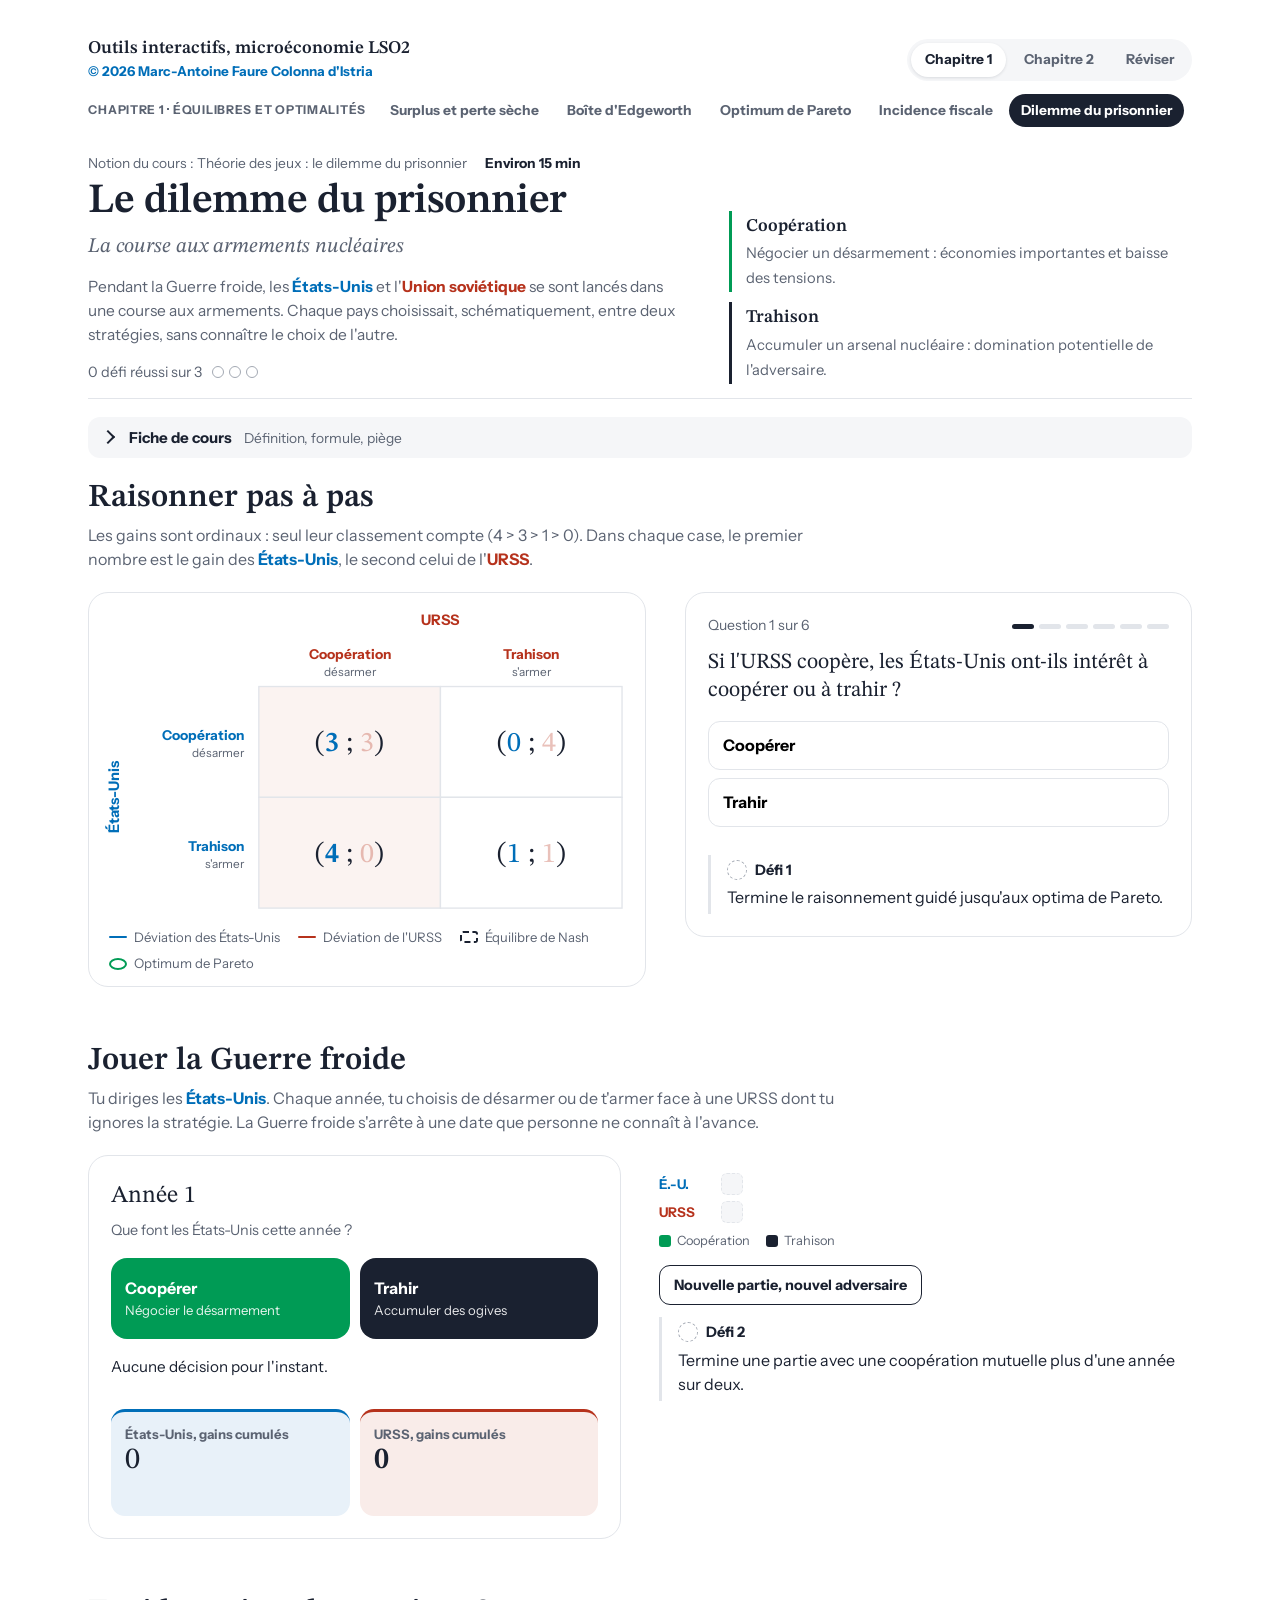
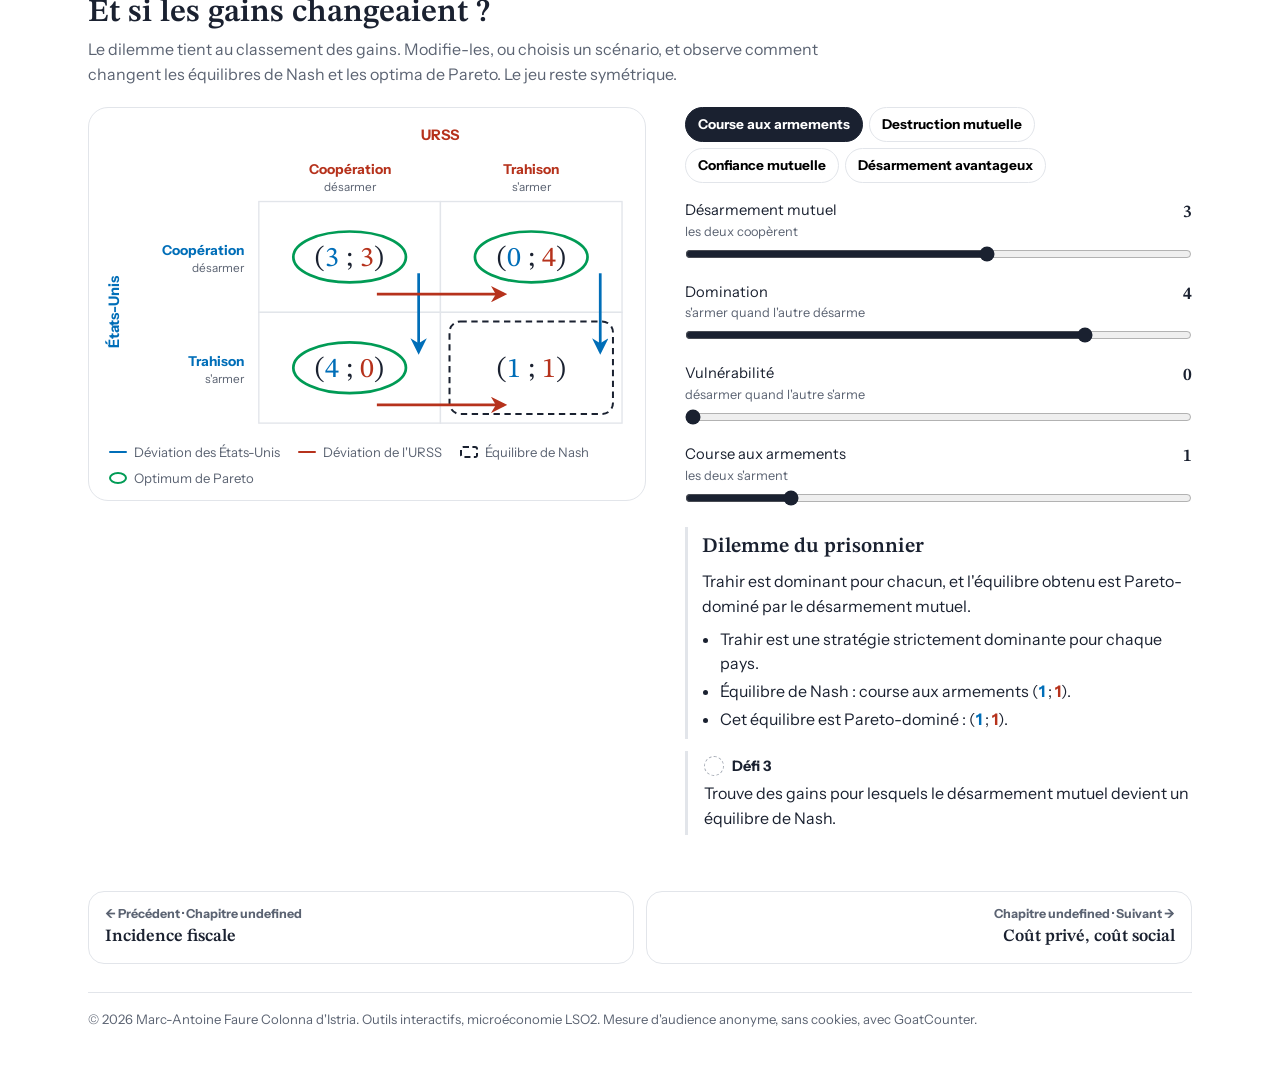
<file: dilemme-prisonnier.html>
<!doctype html>
<html lang="fr">
<head>
<meta charset="utf-8">
<meta name="viewport" content="width=device-width, initial-scale=1, viewport-fit=cover">
<title>Dilemme du prisonnier – Outils interactifs, microéconomie LSO2</title>
<meta name="author" content="Marc-Antoine Faure Colonna d'Istria">
<link rel="stylesheet" href="style.css">
<script src="commun.js"></script>
<style>
.us{color:var(--navy);font-weight:600}.su{color:var(--brick);font-weight:600}

header.top{padding-bottom:22px;border-bottom:1px solid var(--line);margin-bottom:34px;display:grid;grid-template-columns:minmax(0,1.3fr) minmax(0,1fr);gap:20px 40px;align-items:end}
.sub{font-family:var(--serif);font-style:italic;font-size:1.3rem;margin:0 0 12px;color:var(--muted)}
.strats{display:grid;gap:10px}
.strat{border-left:3px solid var(--forest);padding:2px 0 2px 14px}
.strat.t{border-left-color:var(--ink)}
.strat b{display:block;font-family:var(--serif);font-size:1.12rem}
.strat span{font-size:.92rem;color:var(--muted)}
.grid2{display:grid;grid-template-columns:minmax(0,1.1fr) minmax(0,1fr);gap:clamp(20px,3vw,40px);align-items:start}
.mcard{border:1px solid var(--line);border-radius:20px;padding:10px}
svg.mx{display:block;width:100%;height:auto;user-select:none}
svg.mx text{font-family:var(--sans);font-size:15px}
svg.mx .hd{font-weight:700;font-size:16px}
svg.mx .sm{font-size:13px;fill:var(--muted)}
svg.mx .pay{font-family:var(--serif);font-size:31px}
svg.mx .cell{outline:none}
svg.mx .cell.click{cursor:pointer}
svg.mx .cell.click:hover rect.bg{fill:#F2F4F7}
svg.mx .cell:focus-visible rect.bg{stroke:var(--navy);stroke-width:3}
.mxnote{font-size:.84rem;color:var(--muted);padding:6px 10px 2px}
.stepper{border:1px solid var(--line);border-radius:20px;padding:22px}
.sthead{display:flex;justify-content:space-between;align-items:center;font-size:.88rem;color:var(--muted);margin-bottom:12px}
.sdots{display:flex;gap:5px}
.sdots i{width:22px;height:5px;border-radius:99px;background:var(--line)}
.sdots i.on{background:var(--forest)}.sdots i.cur{background:var(--ink)}
.qtext{font-family:var(--serif);font-size:1.35rem;line-height:1.3;margin:0 0 16px}
.opt{appearance:none;border:1.5px solid var(--line);background:#fff;border-radius:12px;padding:11px 14px;font:inherit;font-weight:600;text-align:left;cursor:pointer;transition:border-color .2s,background .2s}
.fb{margin-top:14px;padding:12px 14px;border-radius:12px;font-size:.95rem;background:var(--soft)}
.fb.ok{background:var(--forest-soft)}.fb.ko{background:var(--brick-soft)}
.btns{display:flex;flex-wrap:wrap;gap:8px;margin-top:14px}
.concl{margin-top:16px;padding:16px 18px;border-radius:16px;background:var(--ink);color:#fff}
.concl b{color:#fff}
.concl p{margin:0 0 8px}.concl p:last-child{margin:0}
/* Jeu répété */
.game{display:grid;grid-template-columns:minmax(0,1fr) minmax(0,1fr);gap:clamp(20px,3vw,40px);align-items:start}
.gcard{border:1px solid var(--line);border-radius:20px;padding:22px}
.year{font-family:var(--serif);font-size:1.5rem;margin:0 0 4px}
.play{display:grid;grid-template-columns:1fr 1fr;gap:10px;margin:16px 0}
.pbtn{appearance:none;border:none;border-radius:16px;padding:18px 14px;font:inherit;font-weight:700;font-size:1rem;cursor:pointer;color:#fff;text-align:left;transition:transform .1s,filter .2s}
.pbtn small{display:block;font-weight:500;font-size:.82rem;opacity:.9}
.pbtn:active{transform:scale(.98)}
.pbtn:hover{filter:brightness(1.08)}
.pbtn:disabled{opacity:.4;cursor:default;filter:none}
.pbtn.c{background:var(--forest)}.pbtn.t{background:var(--ink)}
.last{min-height:48px;font-size:.95rem}
.scores{display:grid;grid-template-columns:1fr 1fr;gap:10px;margin-top:6px}
.sc{border-radius:14px;padding:12px 14px;border-top:3px solid var(--navy);background:var(--navy-soft)}
.sc.su{border-top-color:var(--brick);background:var(--brick-soft)}
.sc .h{font-size:.82rem;color:var(--muted);font-weight:600}
.sc .v{font-family:var(--serif);font-size:1.9rem;line-height:1.1;color:var(--ink)}
.ars{display:flex;gap:3px;margin-top:8px;height:18px;align-items:flex-end}
.ars i{width:6px;border-radius:3px 3px 1px 1px;background:var(--ink);height:18px}
.hist{margin-top:18px}
.hrow{display:grid;grid-template-columns:52px 1fr;align-items:center;gap:10px;margin:6px 0;font-size:.84rem;font-weight:600}
.cells{display:flex;gap:4px;flex-wrap:wrap}
.cells i{width:22px;height:22px;border-radius:6px;background:var(--soft);border:1.5px dashed var(--line)}
.cells i.c{background:var(--forest);border:none}.cells i.t{background:var(--ink);border:none}
.hleg{display:flex;gap:16px;font-size:.8rem;color:var(--muted);margin-top:8px}
.hleg span{display:inline-flex;align-items:center;gap:6px}
.hleg i{width:12px;height:12px;border-radius:3px;display:inline-block}
.reveal{margin-top:16px;padding:16px 18px;border-radius:16px;background:var(--soft)}
.reveal h3{font-family:var(--serif);font-weight:600;font-size:1.25rem;margin:0 0 6px}
.reveal p{margin:0 0 8px}
/* Explorateur */
.sliders{display:grid;gap:12px}
.sl label{display:flex;justify-content:space-between;gap:10px;font-size:.92rem}
.sl label b{font-family:var(--serif);font-size:1.1rem}
.sl small{display:block;color:var(--muted);font-size:.8rem}
.presets{display:flex;flex-wrap:wrap;gap:6px;margin-bottom:16px}
.chip{appearance:none;border:1.5px solid var(--line);background:#fff;border-radius:99px;padding:6px 12px;font:inherit;font-size:.85rem;font-weight:600;cursor:pointer}
.chip:hover{border-color:var(--ink)}
.chip[aria-pressed="true"]{background:var(--ink);border-color:var(--ink);color:#fff}
.verdict{margin-top:14px;padding:16px 18px;border-radius:16px;background:var(--soft)}
.verdict h3{font-family:var(--serif);font-weight:600;font-size:1.3rem;margin:0 0 6px}
.verdict ul{margin:8px 0 0;padding-left:18px}
.verdict li{margin:3px 0}
.legend{display:flex;flex-wrap:wrap;gap:6px 18px;font-size:.82rem;color:var(--muted);padding:6px 10px 2px}
.legend .ring{width:18px;height:12px;border-radius:50%;border:2.5px solid var(--forest)}
.legend .box{width:18px;height:12px;border-radius:3px;border:2px dashed var(--ink)}
.legend .ar{width:18px;height:0;border-top:2.5px solid}
@media (max-width:880px){header.top,.grid2,.game{grid-template-columns:1fr}}
</style>
</head>
<body>
<div class="wrap">
  <div id="site-nav"></div>
  <header class="top">
    <div>
      <h1>Le dilemme du prisonnier</h1>
      <p class="sub">La course aux armements nucléaires</p>
      <p class="lede">Pendant la Guerre froide, les <span class="us">États-Unis</span> et l'<span class="su">Union soviétique</span> se sont lancés dans une course aux armements. Chaque pays choisissait, schématiquement, entre deux stratégies, sans connaître le choix de l'autre.</p>
      <div class="score" style="margin-top:14px"><span id="scoreTxt"></span><span class="dots" id="dots"></span></div>
    </div>
    <div class="strats">
      <div class="strat"><b>Coopération</b><span>Négocier un désarmement : économies importantes et baisse des tensions.</span></div>
      <div class="strat t"><b>Trahison</b><span>Accumuler un arsenal nucléaire : domination potentielle de l'adversaire.</span></div>
    </div>
  </header>
  <details class="fiche">
    <summary>Fiche de cours <small>Définition, formule, piège</small></summary>
    <div class="fiche-grid">
      <div class="fbox"><div class="ft">Définition</div><div class="fc"><p>Un <b>équilibre de Nash</b> est une situation où aucun joueur n'a intérêt à changer seul de stratégie.</p><p>Une <b>stratégie dominante</b> est la meilleure réponse d'un joueur, quelle que soit la stratégie de l'autre.</p></div></div>
      <div class="fbox form"><div class="ft">Formule</div><div class="fc"><p>Dilemme du prisonnier : <span class="m">T > R > P > S</span>, soit domination, puis coopération mutuelle, puis course aux armements, puis vulnérabilité.</p><p>Trahir est dominant ; l'équilibre de Nash <span class="m">(P ; P)</span> est Pareto-dominé par <span class="m">(R ; R)</span>.</p></div></div>
      <div class="fbox warn"><div class="ft">Piège</div><div class="fc"><ul><li>La coopération mutuelle n'est pas le seul optimum de Pareto : les issues où un seul pays trahit le sont aussi.</li><li>La bonne formulation : l'issue coopérative Pareto-domine l'équilibre de Nash.</li></ul></div></div>
    </div>
  </details>

  <!-- Raisonnement guidé -->
  <section class="block">
    <h2>Raisonner pas à pas</h2>
    <p class="intro">Les gains sont ordinaux : seul leur classement compte (4 &gt; 3 &gt; 1 &gt; 0). Dans chaque case, le premier nombre est le gain des <span class="us">États-Unis</span>, le second celui de l'<span class="su">URSS</span>.</p>
    <div class="grid2">
      <div class="mcard">
        <svg class="mx" id="mx1" aria-label="Matrice des gains"></svg>
        <div class="legend">
          <span><i class="ar" style="border-color:var(--navy)"></i>Déviation des États-Unis</span>
          <span><i class="ar" style="border-color:var(--brick)"></i>Déviation de l'URSS</span>
          <span><i class="box"></i>Équilibre de Nash</span>
          <span><i class="ring"></i>Optimum de Pareto</span>
        </div>
      </div>
      <div class="stepper" id="stepper">
        <div class="sthead"><span id="stlab"></span><span class="sdots" id="sdots"></span></div>
        <p class="qtext" id="qtext"></p>
        <div class="opts" id="opts"></div>
        <div class="btns" id="cellbtns" hidden><button class="btn" id="checkPareto">Vérifier</button></div>
        <div class="fb" id="sfb" hidden aria-live="polite"></div>
        <div class="btns"><button class="btn" id="snext" hidden>Question suivante</button></div>
        <div class="defi" id="d0" style="margin-top:14px"><div class="lab"><span class="ic"></span>Défi 1</div><div>Termine le raisonnement guidé jusqu'aux optima de Pareto.</div><div class="fb"><b>Défi réussi.</b></div></div>
        <div class="concl" id="concl" hidden>
          <p><b>Le dilemme.</b> En suivant chacun son intérêt, les deux pays aboutissent à la course aux armements (1 ; 1), alors que le désarmement mutuel (3 ; 3) serait meilleur pour les deux : l'équilibre de Nash est Pareto-dominé.</p>
          <p>Les trois autres issues sont des optima de Pareto, y compris (4 ; 0) et (0 ; 4), pourtant très inégales. La rationalité individuelle ne conduit pas à l'efficacité collective.</p>
        </div>
      </div>
    </div>
  </section>

  <!-- Jeu répété -->
  <section class="block">
    <h2>Jouer la Guerre froide</h2>
    <p class="intro">Tu diriges les <span class="us">États-Unis</span>. Chaque année, tu choisis de désarmer ou de t'armer face à une URSS dont tu ignores la stratégie. La Guerre froide s'arrête à une date que personne ne connaît à l'avance.</p>
    <div class="game">
      <div class="gcard">
        <p class="year" id="year"></p>
        <div class="small" style="color:var(--muted);font-size:.9rem">Que font les États-Unis cette année ?</div>
        <div class="play">
          <button class="pbtn c" id="playC">Coopérer<small>Négocier le désarmement</small></button>
          <button class="pbtn t" id="playT">Trahir<small>Accumuler des ogives</small></button>
        </div>
        <div class="last" id="last" aria-live="polite"></div>
        <div class="scores">
          <div class="sc"><div class="h">États-Unis, gains cumulés</div><div class="v" id="scUS">0</div><div class="ars" id="arUS" aria-label="Arsenal des États-Unis"></div></div>
          <div class="sc su"><div class="h">URSS, gains cumulés</div><div class="v" id="scSU">0</div><div class="ars" id="arSU" aria-label="Arsenal de l'URSS"></div></div>
        </div>
      </div>
      <div>
        <div class="hist">
          <div class="hrow"><span class="us">É.-U.</span><div class="cells" id="hUS"></div></div>
          <div class="hrow"><span class="su">URSS</span><div class="cells" id="hSU"></div></div>
          <div class="hleg"><span><i style="background:var(--forest)"></i>Coopération</span><span><i style="background:var(--ink)"></i>Trahison</span></div>
        </div>
        <div class="reveal" id="reveal" hidden></div>
        <div class="btns"><button class="btn ghost" id="replay">Nouvelle partie, nouvel adversaire</button></div>
        <div class="defi" id="d1" style="margin-top:12px"><div class="lab"><span class="ic"></span>Défi 2</div><div>Termine une partie avec une coopération mutuelle plus d'une année sur deux.</div><div class="fb"><b>Défi réussi.</b> Face à un adversaire réactif, coopérer peut être rationnel quand le jeu se répète.</div></div>
      </div>
    </div>
  </section>

  <!-- Explorateur -->
  <section class="block">
    <h2>Et si les gains changeaient ?</h2>
    <p class="intro">Le dilemme tient au classement des gains. Modifie-les, ou choisis un scénario, et observe comment changent les équilibres de Nash et les optima de Pareto. Le jeu reste symétrique.</p>
    <div class="grid2">
      <div class="mcard">
        <svg class="mx" id="mx2" aria-label="Matrice des gains modifiable"></svg>
        <div class="legend">
          <span><i class="ar" style="border-color:var(--navy)"></i>Déviation des États-Unis</span>
          <span><i class="ar" style="border-color:var(--brick)"></i>Déviation de l'URSS</span>
          <span><i class="box"></i>Équilibre de Nash</span>
          <span><i class="ring"></i>Optimum de Pareto</span>
        </div>
      </div>
      <div>
        <div class="presets" id="presets">
          <button class="chip" data-p="3,4,0,1">Course aux armements</button>
          <button class="chip" data-p="3,4,1,0">Destruction mutuelle</button>
          <button class="chip" data-p="4,3,0,1">Confiance mutuelle</button>
          <button class="chip" data-p="4,3,2,1">Désarmement avantageux</button>
        </div>
        <div class="sliders">
          <div class="sl"><label for="sR"><span>Désarmement mutuel<small>les deux coopèrent</small></span><b id="vR"></b></label><input type="range" id="sR" min="0" max="5" step="1"></div>
          <div class="sl"><label for="sT"><span>Domination<small>s'armer quand l'autre désarme</small></span><b id="vT"></b></label><input type="range" id="sT" min="0" max="5" step="1"></div>
          <div class="sl"><label for="sS"><span>Vulnérabilité<small>désarmer quand l'autre s'arme</small></span><b id="vS"></b></label><input type="range" id="sS" min="0" max="5" step="1"></div>
          <div class="sl"><label for="sP"><span>Course aux armements<small>les deux s'arment</small></span><b id="vP"></b></label><input type="range" id="sP" min="0" max="5" step="1"></div>
        </div>
        <div class="verdict" id="verdict" aria-live="polite"></div>
        <div class="defi" id="d2" style="margin-top:12px"><div class="lab"><span class="ic"></span>Défi 3</div><div>Trouve des gains pour lesquels le désarmement mutuel devient un équilibre de Nash.</div><div class="fb"><b>Défi réussi.</b> Il faut que le désarmement mutuel rapporte au moins autant que la domination : plus personne n'a intérêt à trahir seul.</div></div>
      </div>
    </div>
  </section>

  <div id="site-pager"></div>
  <footer>© 2026 Marc-Antoine Faure Colonna d'Istria. Outils interactifs, microéconomie LSO2. Mesure d'audience anonyme, sans cookies, avec GoatCounter.</footer>
</div>

<script>
(() => {
  const D = Defis(3);
  const C = { navy:'#006EB8', brick:'#B6321C', forest:'#009B55', ink:'#1A2130', muted:'#5B6372', faint:'#A3A9B3', line:'#E2E5EA' };
  const $ = s => document.querySelector(s);
  const reduce = window.matchMedia('(prefers-reduced-motion: reduce)').matches;
  const pop = el => { if (reduce) return; el.classList.remove('pop'); void el.offsetWidth; el.classList.add('pop'); };
  const LAB = ['Coopération', 'Trahison'];
  const pay = (u, s) => `(<span class="us">${u}</span> ; <span class="su">${s}</span>)`;

  /* ---------- Matrice ---------- */
  const X0 = 176, Y0 = 92, CW = 200, CH = 122;
  const MW = X0 + 2 * CW + 14, MH = Y0 + 2 * CH + 14;
  const ctr = (r, c) => [X0 + c * CW + CW / 2, Y0 + r * CH + CH / 2];
  function drawMatrix(svg, M, o = {}) {
    svg.setAttribute('viewBox', `0 0 ${MW} ${MH}`);
    let s = `<defs>
      <marker id="${svg.id}an" viewBox="0 0 10 10" refX="8" refY="5" markerWidth="6" markerHeight="6" orient="auto"><path d="M0 0L10 5L0 10L3 5Z" fill="${C.navy}"/></marker>
      <marker id="${svg.id}ab" viewBox="0 0 10 10" refX="8" refY="5" markerWidth="6" markerHeight="6" orient="auto"><path d="M0 0L10 5L0 10L3 5Z" fill="${C.brick}"/></marker></defs>`;
    s += `<text class="hd" x="${X0 + CW}" y="24" text-anchor="middle" fill="${C.brick}">URSS</text>`;
    s += `<text class="hd" transform="translate(22 ${Y0 + CH}) rotate(-90)" text-anchor="middle" fill="${C.navy}">États-Unis</text>`;
    const subl = ['désarmer', "s'armer"];
    for (let i = 0; i < 2; i++) {
      s += `<text x="${X0 + i * CW + CW / 2}" y="${Y0 - 30}" text-anchor="middle" fill="${C.brick}" font-weight="600">${LAB[i]}</text><text class="sm" x="${X0 + i * CW + CW / 2}" y="${Y0 - 12}" text-anchor="middle">${subl[i]}</text>`;
      s += `<text x="${X0 - 16}" y="${Y0 + i * CH + CH / 2 - 2}" text-anchor="end" fill="${C.navy}" font-weight="600">${LAB[i]}</text><text class="sm" x="${X0 - 16}" y="${Y0 + i * CH + CH / 2 + 17}" text-anchor="end">${subl[i]}</text>`;
    }
    for (let r = 0; r < 2; r++) for (let c = 0; c < 2; c++) {
      const x = X0 + c * CW, y = Y0 + r * CH, k = r + '' + c;
      let bg = '#fff';
      if (o.hlCol === c) bg = '#FBF3F1';
      if (o.hlRow === r) bg = '#F1F6FB';
      if (o.sel && o.sel.has(k)) bg = '#E6F5ED';
      const clickable = !!o.click;
      s += `<g class="cell${clickable ? ' click' : ''}" data-k="${k}" ${clickable ? `tabindex="0" role="button" aria-label="Issue ${LAB[r]} des États-Unis, ${LAB[c]} de l'URSS"` : ''}>
        <rect class="bg" x="${x}" y="${y}" width="${CW}" height="${CH}" fill="${bg}" stroke="${C.line}" stroke-width="1.5"/>`;
      const [cx, cy] = ctr(r, c), [u, v] = M[r][c];
      const dimU = o.emph === 'su' ? .3 : 1, dimV = o.emph === 'us' ? .3 : 1;
      const bw = w => o.emph === w && ((w === 'us' && o.hlCol === c) || (w === 'su' && o.hlRow === r)) ? 700 : 400;
      s += `<text class="pay" x="${cx}" y="${cy + 10}" text-anchor="middle"><tspan fill="${C.ink}">(</tspan><tspan fill="${C.navy}" fill-opacity="${dimU}" font-weight="${bw('us')}">${u}</tspan><tspan fill="${C.ink}"> ; </tspan><tspan fill="${C.brick}" fill-opacity="${dimV}" font-weight="${bw('su')}">${v}</tspan><tspan fill="${C.ink}">)</tspan></text>`;
      if (o.nash && o.nash.has(k)) s += `<rect x="${x + 10}" y="${y + 10}" width="${CW - 20}" height="${CH - 20}" rx="12" fill="none" stroke="${C.ink}" stroke-width="2.2" stroke-dasharray="7 5"/>`;
      if (o.pareto && o.pareto.has(k)) s += `<ellipse cx="${cx}" cy="${cy}" rx="62" ry="28" fill="none" stroke="${C.forest}" stroke-width="3"/>`;
      s += '</g>';
    }
    (o.arrows || []).forEach(a => {
      const [r1, c1] = a.from, [r2, c2] = a.to;
      if (c1 === c2) { // vertical, déviation des États-Unis
        const x = X0 + c1 * CW + CW - 24, y1 = ctr(r1, c1)[1], y2 = ctr(r2, c2)[1], d = Math.sign(y2 - y1);
        s += `<line x1="${x}" y1="${y1 + d * 18}" x2="${x}" y2="${y2 - d * 18}" stroke="${C.navy}" stroke-width="3" marker-end="url(#${svg.id}an)"/>`;
      } else {
        const y = Y0 + r1 * CH + CH - 20, x1 = ctr(r1, c1)[0], x2 = ctr(r2, c2)[0], d = Math.sign(x2 - x1);
        s += `<line x1="${x1 + d * 30}" y1="${y}" x2="${x2 - d * 30}" y2="${y}" stroke="${C.brick}" stroke-width="3" marker-end="url(#${svg.id}ab)"/>`;
      }
    });
    svg.innerHTML = s;
  }
  function analyse(M) {
    const arrows = [], nash = new Set(), pareto = new Set();
    for (let c = 0; c < 2; c++) { const a = M[0][c][0], b = M[1][c][0]; if (a !== b) arrows.push(a < b ? { from: [0, c], to: [1, c] } : { from: [1, c], to: [0, c] }); }
    for (let r = 0; r < 2; r++) { const a = M[r][0][1], b = M[r][1][1]; if (a !== b) arrows.push(a < b ? { from: [r, 0], to: [r, 1] } : { from: [r, 1], to: [r, 0] }); }
    const cells = [[0, 0], [0, 1], [1, 0], [1, 1]];
    cells.forEach(([r, c]) => {
      if (M[r][c][0] >= M[1 - r][c][0] && M[r][c][1] >= M[r][1 - c][1]) nash.add(r + '' + c);
      const [u, v] = M[r][c];
      const dominated = cells.some(([r2, c2]) => { const [u2, v2] = M[r2][c2]; return u2 >= u && v2 >= v && (u2 > u || v2 > v); });
      if (!dominated) pareto.add(r + '' + c);
    });
    let domUS = null;
    if (M[1][0][0] > M[0][0][0] && M[1][1][0] > M[0][1][0]) domUS = 1;
    if (M[0][0][0] > M[1][0][0] && M[0][1][0] > M[1][1][0]) domUS = 0;
    return { arrows, nash, pareto, domUS };
  }

  /* ---------- Raisonnement guidé ---------- */
  const PD = [[[3, 3], [0, 4]], [[4, 0], [1, 1]]];
  const steps = [
    { q: 'Si l\'URSS coopère, les États-Unis ont-ils intérêt à coopérer ou à trahir ?', opts: ['Coopérer', 'Trahir'], ok: 1, hl: { hlCol: 0, emph: 'us' },
      good: 'Trahir rapporte 4, coopérer 3. Face à une URSS qui désarme, s\'armer permet de dominer.',
      bad: 'Compare les gains des États-Unis (en bleu) dans la colonne Coopération : 3 s\'ils coopèrent, 4 s\'ils trahissent.',
      add: [{ from: [0, 0], to: [1, 0] }] },
    { q: 'Et si l\'URSS trahit ?', opts: ['Coopérer', 'Trahir'], ok: 1, hl: { hlCol: 1, emph: 'us' },
      good: 'Trahir rapporte 1, coopérer 0. Désarmer seul face à un adversaire armé est la pire issue.',
      bad: 'Dans la colonne Trahison, les États-Unis obtiennent 0 s\'ils coopèrent et 1 s\'ils trahissent.',
      add: [{ from: [0, 1], to: [1, 1] }] },
    { q: 'Les États-Unis ont-ils une stratégie dominante ?', opts: ['Oui : coopérer', 'Oui : trahir', 'Non, cela dépend de ce que fait l\'URSS'], ok: 1, hl: {},
      good: 'Quelle que soit la décision de l\'URSS, trahir rapporte davantage aux États-Unis : c\'est une stratégie strictement dominante.',
      bad: 'Regarde les deux flèches bleues : elles pointent vers la même ligne, quel que soit le choix de l\'URSS.', add: [] },
    { q: 'Le jeu est symétrique. Quelle est la meilleure stratégie de l\'URSS ?', opts: ['Coopérer', 'Trahir', 'Cela dépend des États-Unis'], ok: 1, hl: { emph: 'su' },
      good: 'Pour l\'URSS aussi, trahir rapporte 4 &gt; 3 si les États-Unis coopèrent et 1 &gt; 0 s\'ils trahissent. Trahir est dominant.',
      bad: 'Compare les gains de l\'URSS (en rouge) ligne par ligne : 3 contre 4, puis 0 contre 1.',
      add: [{ from: [0, 0], to: [0, 1] }, { from: [1, 0], to: [1, 1] }] },
    { q: 'Clique sur la case qui correspond à l\'équilibre de Nash.', cell: '11',
      good: 'Aucune flèche ne part de (Trahison ; Trahison) : aucun pays n\'a intérêt à changer seul de stratégie. C\'est l\'équilibre de Nash, ici en stratégies dominantes.',
      bad: 'Une flèche part de cette case : l\'un des pays a intérêt à changer de stratégie. Cherche la case d\'où ne part aucune flèche.' },
    { q: 'Sélectionne toutes les issues qui sont des optima de Pareto, puis vérifie.', multi: new Set(['00', '01', '10']) }
  ];
  let si = 0, arrows = [], nash = new Set(), pareto = new Set(), sel = new Set(), solved = false;
  function mx1() {
    const s = steps[si], o = { arrows, nash, pareto };
    if (!solved && s.hl) Object.assign(o, s.hl);
    if (!solved && (s.cell || s.multi)) o.click = true;
    if (s.multi && !solved) o.sel = sel;
    drawMatrix($('#mx1'), PD, o);
  }
  function showStep() {
    const s = steps[si]; solved = false;
    $('#stlab').textContent = `Question ${si + 1} sur ${steps.length}`;
    $('#sdots').innerHTML = steps.map((_, i) => `<i class="${i < si ? 'on' : i === si ? 'cur' : ''}"></i>`).join('');
    $('#qtext').innerHTML = s.q;
    $('#sfb').hidden = true; $('#snext').hidden = true; $('#concl').hidden = true;
    $('#cellbtns').hidden = !s.multi;
    $('#opts').innerHTML = (s.opts || []).map((t, i) => `<button class="opt" data-i="${i}">${t}</button>`).join('');
    sel = new Set();
    mx1();
  }
  function feedback(ok, html) {
    const f = $('#sfb'); f.hidden = false; f.className = 'fb ' + (ok ? 'ok' : 'ko');
    f.innerHTML = `<b>${ok ? 'Oui.' : 'Pas tout à fait.'}</b> ${html}`;
    if (ok) pop($('#stepper'));
  }
  function solve() {
    const s = steps[si]; solved = true;
    if (s.add) arrows = arrows.concat(s.add);
    if (s.cell) nash = new Set([s.cell]);
    if (s.multi) pareto = new Set(s.multi);
    $('#sdots').innerHTML = steps.map((_, i) => `<i class="${i <= si ? 'on' : ''}"></i>`).join('');
    const n = $('#snext'); n.hidden = false;
    n.textContent = si === steps.length - 1 ? 'Recommencer le raisonnement' : 'Question suivante';
    if (si === steps.length - 1) { $('#concl').hidden = false; $('#cellbtns').hidden = true; D.win(0); }
    mx1();
  }
  $('#opts').addEventListener('click', e => {
    const b = e.target.closest('.opt'); if (!b || b.disabled) return;
    const s = steps[si], ok = +b.dataset.i === s.ok;
    if (ok) {
      document.querySelectorAll('.opt').forEach(o => o.disabled = true);
      b.classList.add('right'); feedback(true, s.good); solve();
    } else { b.classList.add('wrong'); b.disabled = true; feedback(false, s.bad); }
  });
  function cellClick(k) {
    const s = steps[si]; if (solved) return;
    if (s.cell) { if (k === s.cell) { feedback(true, s.good); solve(); } else feedback(false, s.bad); }
    else if (s.multi) { sel.has(k) ? sel.delete(k) : sel.add(k); mx1(); const n = $('#mx1').querySelector(`.cell[data-k="${k}"]`); n && n.focus({ preventScroll: true }); }
  }
  $('#mx1').addEventListener('click', e => { const g = e.target.closest('.cell.click'); if (g) cellClick(g.dataset.k); });
  $('#mx1').addEventListener('keydown', e => { const g = e.target.closest('.cell.click'); if (g && (e.key === 'Enter' || e.key === ' ')) { e.preventDefault(); cellClick(g.dataset.k); } });
  $('#checkPareto').addEventListener('click', () => {
    const want = steps[si].multi, miss = [...want].filter(k => !sel.has(k)), extra = [...sel].filter(k => !want.has(k));
    if (!miss.length && !extra.length) {
      feedback(true, '(3 ; 3), (4 ; 0) et (0 ; 4) sont des optima de Pareto : depuis chacune, on ne peut améliorer le sort d\'un pays qu\'en détériorant celui de l\'autre. Seul l\'équilibre de Nash (1 ; 1) est Pareto-dominé.');
      solve(); return;
    }
    const t = [];
    if (extra.includes('11')) t.push('(1 ; 1) est Pareto-dominée par (3 ; 3) : les deux pays y gagnent.');
    if (miss.includes('00')) t.push('(3 ; 3) est un optimum : aucune case ne donne au moins 3 aux deux pays, avec un gain strict pour l\'un.');
    if (miss.includes('01') || miss.includes('10')) t.push('Les issues (4 ; 0) et (0 ; 4) sont aussi des optima : pour améliorer le sort du pays qui obtient 0, il faudrait réduire le gain de celui qui obtient 4. Un optimum de Pareto peut être très inégal.');
    feedback(false, t.join(' '));
  });
  $('#snext').addEventListener('click', () => {
    if (si === steps.length - 1) { si = 0; arrows = []; nash = new Set(); pareto = new Set(); }
    else si++;
    showStep();
  });

  /* ---------- Jeu répété ---------- */
  const STRATS = [
    { k: 'tft', name: 'Donnant-donnant', desc: 'L\'URSS coopérait la première année, puis reproduisait ton coup de l\'année précédente.' },
    { k: 'alld', name: 'Toujours trahir', desc: 'L\'URSS s\'armait chaque année, quoi que tu fasses.' },
    { k: 'grim', name: 'Rancunière', desc: 'L\'URSS coopérait tant que tu coopérais, puis trahissait pour toujours dès ta première trahison.' },
    { k: 'allc', name: 'Toujours coopérer', desc: 'L\'URSS désarmait chaque année, quoi que tu fasses.' },
    { k: 'rand', name: 'Imprévisible', desc: 'L\'URSS choisissait au hasard, une chance sur deux chaque année.' }
  ];
  let G;
  function newGame() {
    let s; do { s = STRATS[Math.floor(Math.random() * STRATS.length)]; } while (G && s.k === G.s.k);
    G = { s, n: 8 + Math.floor(Math.random() * 5), h: [], us: 0, su: 0, betrayed: false, over: false };
    renderGame();
  }
  function suMove() {
    const h = G.h, k = G.s.k;
    if (k === 'tft') return h.length ? h[h.length - 1][0] : 0;
    if (k === 'alld') return 1;
    if (k === 'allc') return 0;
    if (k === 'grim') return G.betrayed ? 1 : 0;
    return Math.random() < .5 ? 0 : 1;
  }
  function play(m) {
    if (G.over) return;
    const o = suMove();
    if (m === 1) G.betrayed = true;
    G.h.push([m, o]);
    const [u, v] = PD[m][o]; G.us += u; G.su += v;
    const txt = [
      ['Les deux pays négocient le désarmement.', 'Tu désarmes, l\'URSS s\'arme : tu es vulnérable.'],
      ['Tu t\'armes face à une URSS qui désarme : tu domines.', 'Les deux pays s\'arment : la course continue.']
    ][m][o];
    $('#last').innerHTML = `${txt} Gains de l'année : ${pay(u, v)}.`;
    if (G.h.length >= G.n) G.over = true;
    renderGame();
  }
  function renderGame() {
    const y = G.h.length;
    $('#year').textContent = G.over ? `Fin de la Guerre froide après ${y} ans` : `Année ${y + 1}`;
    if (!y) $('#last').textContent = 'Aucune décision pour l\'instant.';
    $('#playC').disabled = $('#playT').disabled = G.over;
    $('#scUS').textContent = G.us; $('#scSU').textContent = G.su;
    const ars = w => G.h.filter(h => h[w] === 1).map(() => '<i></i>').join('');
    $('#arUS').innerHTML = ars(0); $('#arSU').innerHTML = ars(1);
    const cells = w => { let s = G.h.map(h => `<i class="${h[w] ? 't' : 'c'}"></i>`).join(''); if (!G.over) s += '<i></i>'; return s; };
    $('#hUS').innerHTML = cells(0); $('#hSU').innerHTML = cells(1);
    const r = $('#reveal');
    if (G.over) {
      const coop = 3 * y, mutual = G.h.filter(h => !h[0] && !h[1]).length;
      if (mutual * 2 > y) D.win(1);
      r.hidden = false;
      r.innerHTML = `<h3>L'URSS jouait « ${G.s.name} »</h3><p>${G.s.desc}</p>
        <p>Tu as obtenu <b class="us">${G.us}</b>, l'URSS <b class="su">${G.su}</b>. Un désarmement mutuel chaque année aurait donné ${coop} à chacun. Années de coopération mutuelle : ${mutual} sur ${y}.</p>
        <p>Quand le jeu se répète sans fin connue, la menace de représailles futures peut rendre la coopération rationnelle. Si la date de fin était connue de tous, le raisonnement à rebours ramènerait à la trahison dès la dernière année, puis à chaque année.</p>`;
      pop(r);
    } else r.hidden = true;
  }
  $('#playC').addEventListener('click', () => play(0));
  $('#playT').addEventListener('click', () => play(1));
  $('#replay').addEventListener('click', newGame);

  /* ---------- Explorateur ---------- */
  const E = { R: 3, T: 4, S: 0, P: 1 };
  function renderE() {
    ['R', 'T', 'S', 'P'].forEach(k => { $('#s' + k).value = E[k]; $('#v' + k).textContent = E[k]; });
    const { R, T, S, P } = E, M = [[[R, R], [S, T]], [[T, S], [P, P]]], A = analyse(M);
    if (A.nash.has('00')) D.win(2);
    drawMatrix($('#mx2'), M, { arrows: A.arrows, nash: A.nash, pareto: A.pareto });
    document.querySelectorAll('#presets .chip').forEach(c => c.setAttribute('aria-pressed', String(c.dataset.p === [R, T, S, P].join(','))));
    const name = k => k === '00' ? 'désarmement mutuel' : k === '11' ? 'course aux armements' : k === '01' ? 'États-Unis désarmés, URSS armée' : 'États-Unis armés, URSS désarmée';
    const cellPay = k => pay(M[+k[0]][+k[1]][0], M[+k[0]][+k[1]][1]);
    let title, text;
    if (T > R && R > P && P > S) { title = 'Dilemme du prisonnier'; text = 'Trahir est dominant pour chacun, et l\'équilibre obtenu est Pareto-dominé par le désarmement mutuel.'; }
    else if (T > R && S > P) { title = 'Jeu de la poule mouillée'; text = 'La pire issue est l\'escalade mutuelle. Chaque pays veut que l\'autre recule le premier : il y a deux équilibres, où un seul pays cède. Ce jeu sert souvent à décrire la dissuasion et les crises comme celle de Cuba.'; }
    else if (R > T && P > S) { title = 'Chasse au cerf'; text = 'Le désarmement mutuel est un équilibre, mais la course aux armements aussi. Tout dépend de la confiance que chaque pays accorde à l\'autre.'; }
    else if (R > T && S > P) { title = 'Pas de dilemme'; text = 'Coopérer est dominant pour chacun, et l\'équilibre est efficace.'; }
    else if (T > R && P > S) { title = 'Impasse'; text = 'Trahir est dominant, et les deux pays préfèrent la course aux armements au désarmement mutuel : il n\'y a pas de dilemme, seulement un conflit d\'intérêts.'; }
    else { title = 'Configuration avec égalités'; text = 'Certains gains sont égaux : suis les flèches pour repérer les équilibres.'; }
    const li = [];
    li.push(A.domUS === 1 ? 'Trahir est une stratégie strictement dominante pour chaque pays.' : A.domUS === 0 ? 'Coopérer est une stratégie strictement dominante pour chaque pays.' : 'Aucun pays n\'a de stratégie strictement dominante : sa meilleure réponse dépend du choix de l\'autre.');
    const ne = [...A.nash];
    li.push(ne.length ? `Équilibre${ne.length > 1 ? 's' : ''} de Nash : ${ne.map(k => `${name(k)} ${cellPay(k)}`).join(', ')}.` : 'Aucun équilibre de Nash en stratégies pures.');
    const bad = ne.filter(k => !A.pareto.has(k));
    li.push(bad.length ? `${bad.length > 1 ? 'Ces équilibres sont' : 'Cet équilibre est'} Pareto-dominé${bad.length > 1 ? 's' : ''} : ${bad.map(k => cellPay(k)).join(', ')}.` : 'Tous les équilibres de Nash sont des optima de Pareto.');
    $('#verdict').innerHTML = `<h3>${title}</h3><p style="margin:0">${text}</p><ul>${li.map(t => `<li>${t}</li>`).join('')}</ul>`;
  }
  ['R', 'T', 'S', 'P'].forEach(k => $('#s' + k).addEventListener('input', e => { E[k] = +e.target.value; renderE(); }));
  $('#presets').addEventListener('click', e => { const c = e.target.closest('.chip'); if (!c) return; const [R, T, S, P] = c.dataset.p.split(',').map(Number); Object.assign(E, { R, T, S, P }); renderE(); });

  showStep(); newGame(); renderE();
})();
</script>
</body>
</html>
</file>
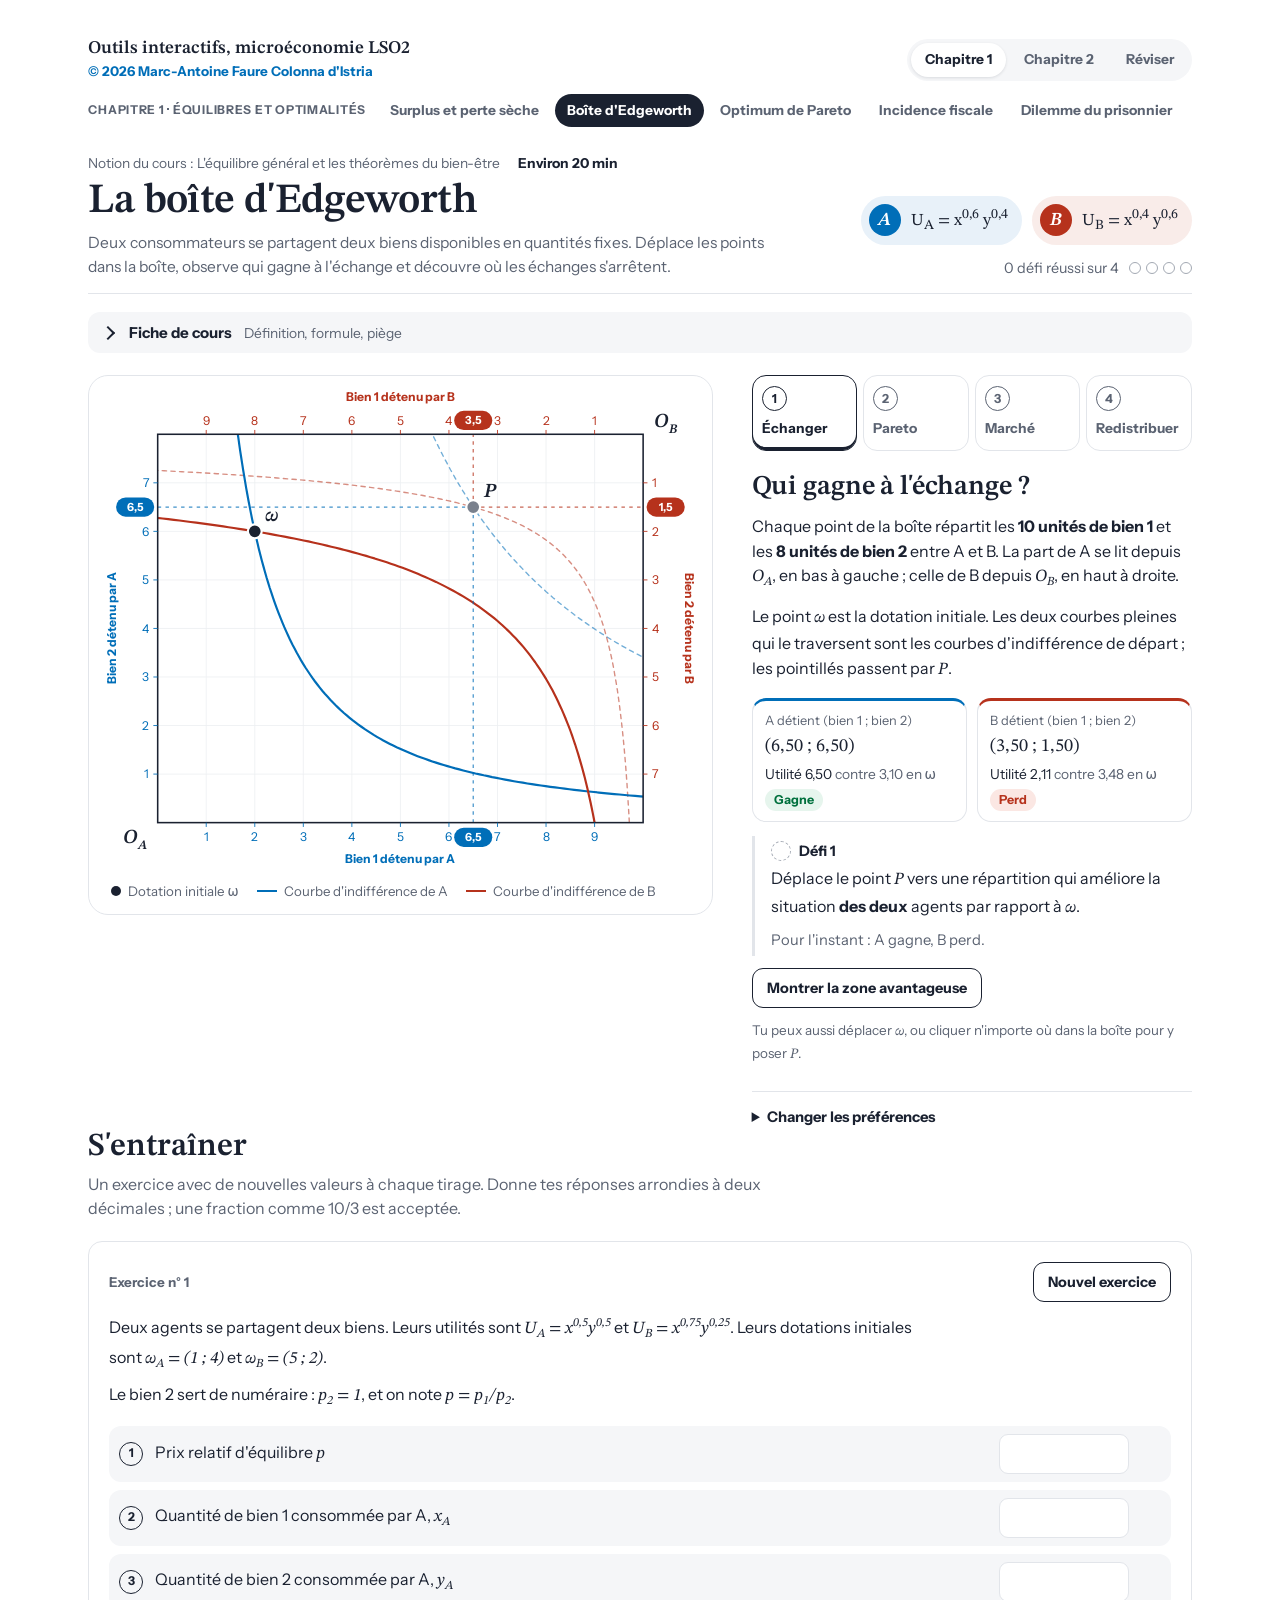
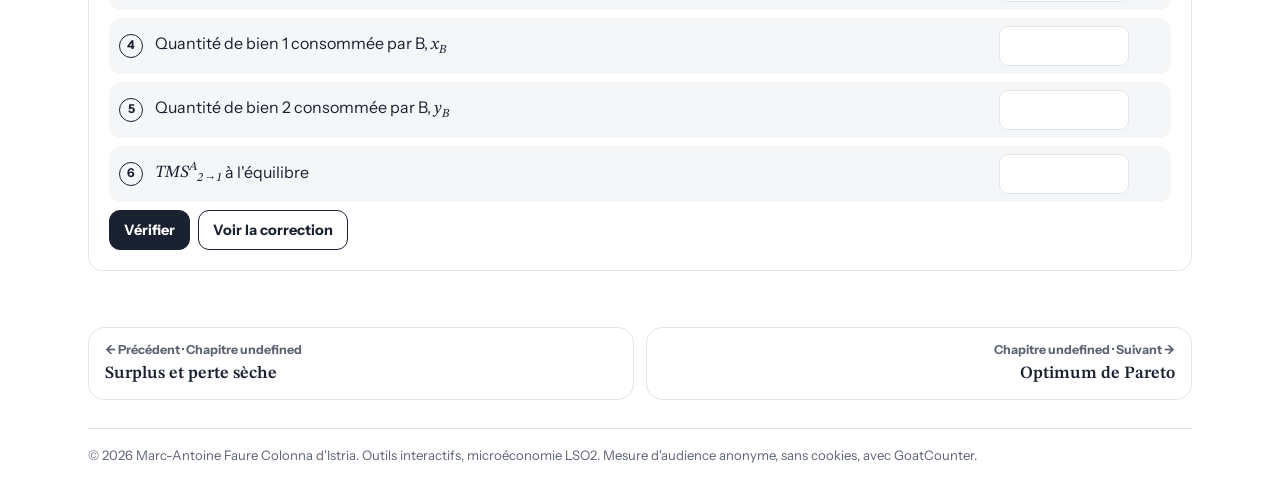
<file: edgeworth.html>
<!doctype html>
<html lang="fr">
<head>
<meta charset="utf-8">
<meta name="viewport" content="width=device-width, initial-scale=1, viewport-fit=cover">
<title>La boîte d'Edgeworth – Outils interactifs, microéconomie LSO2</title>
<meta name="author" content="Marc-Antoine Faure Colonna d'Istria">
<link rel="stylesheet" href="style.css">
<script src="commun.js"></script>
<script src="exercices.js"></script>
<style>
  color-scheme: light;
  --navy:#006EB8; --navy-soft:#E8F1F9;
  --brick:#B6321C; --brick-soft:#F9ECE9;
  --ink:#1A2130; --muted:#5B6372; --faint:#A3A9B3; --line:#E2E5EA; --soft:#F5F6F8; --paper:#FFFFFF;
  box-sizing:border-box;
  padding-top:env(safe-area-inset-top,0px);
  padding-bottom:env(safe-area-inset-bottom,0px);
.wrap{max-width:1260px;margin:0 auto;padding:clamp(16px,3vw,40px)}
b{font-weight:600}
/* En-tête */
header.top{display:flex;flex-wrap:wrap;justify-content:space-between;align-items:flex-end;gap:20px 32px;padding-bottom:22px;border-bottom:1px solid var(--line);margin-bottom:26px}
.side{display:flex;flex-direction:column;gap:12px;align-items:flex-end}
.agents{display:flex;gap:10px;flex-wrap:wrap}
.agent{display:flex;align-items:center;gap:10px;padding:8px 14px 8px 8px;border-radius:999px;background:var(--navy-soft)}
.agent.b{background:var(--brick-soft)}
.agent .tag{width:32px;height:32px;border-radius:50%;background:var(--navy);color:#fff;display:grid;place-items:center;font-family:var(--serif);font-style:italic;font-weight:600;font-size:1.15rem}
.agent.b .tag{background:var(--brick)}
.agent .fx{font-family:var(--serif);font-size:1.05rem}

/* Scène */
.stage{display:grid;grid-template-columns:minmax(0,1.42fr) minmax(320px,1fr);gap:clamp(20px,3vw,40px);align-items:start}
.boxcol{position:sticky;top:20px}
.boxcard{border:1px solid var(--line);border-radius:20px;padding:8px 8px 12px;background:#fff}
#box{display:block;width:100%;height:auto;touch-action:none;user-select:none;-webkit-user-select:none}
#box text{font-family:var(--sans);font-size:14px}
#box .at{font-size:14px;font-weight:600}
#box .gl{stroke:#EEF0F3;stroke-width:1}
#box .lbl{font-family:var(--serif);font-style:italic;font-weight:600;font-size:23px;paint-order:stroke;stroke:#fff;stroke-width:5px;stroke-linejoin:round}
#box .chip text{font-size:13px;font-weight:700}
.handle{cursor:grab;outline:none}
.handle:active{cursor:grabbing}
.handle .hit{fill:transparent}
.handle .dot{stroke:#fff;stroke-width:2.5;transition:fill .25s}
.handle .ring{fill:none;stroke:var(--navy);stroke-width:3;opacity:0}
.handle:focus-visible .ring{opacity:1}
.legend{display:flex;flex-wrap:wrap;gap:6px 18px;padding:8px 14px 0;font-size:.83rem;color:var(--muted)}
.legend .ln{width:22px;height:0;border-top:2.5px solid}
.legend .dash{border-top-style:dashed}
.legend .fill{width:16px;height:12px;border-radius:3px;background:rgba(0,155,85,.2)}
.legend .pt{width:10px;height:10px;border-radius:50%;background:var(--ink)}
.legend .st{color:var(--forest);font-size:1rem;line-height:1}

/* Panneau */
.tabs{display:grid;grid-template-columns:repeat(4,1fr);gap:6px;margin-bottom:20px}
.tab{appearance:none;border:1px solid var(--line);background:#fff;border-radius:14px;padding:10px 9px;font:inherit;font-size:.86rem;font-weight:600;color:var(--muted);cursor:pointer;display:flex;flex-direction:column;align-items:flex-start;gap:7px;text-align:left;transition:border-color .2s,color .2s}
.tab:hover{border-color:var(--faint);color:var(--ink)}
.tab .n{width:25px;height:25px;border-radius:50%;border:1.5px solid currentColor;display:grid;place-items:center;font-size:.78rem;transition:background .3s,border-color .3s,color .3s}
.tab[aria-selected="true"]{border-color:var(--ink);color:var(--ink);box-shadow:inset 0 -3px 0 var(--ink)}
.tab.done .n{background:var(--forest);border-color:var(--forest);color:#fff}
.step h2{font-family:var(--serif);font-weight:600;font-size:1.7rem;line-height:1.15;margin:0 0 12px;letter-spacing:-.005em}
.step p{margin:0 0 11px;max-width:62ch}
.defi .status{margin-top:8px;font-size:.92rem;color:var(--muted)}
.read{display:grid;grid-template-columns:1fr 1fr;gap:10px;margin:14px 0}
.card{border:1px solid var(--line);border-radius:14px;padding:10px 12px;min-width:0}
.card.a{border-top:3px solid var(--navy)}
.card.b{border-top:3px solid var(--brick)}
.card .h{font-size:.8rem;color:var(--muted)}
.card .v{font-family:var(--serif);font-size:1.15rem;margin:1px 0 4px}
.card .u{font-size:.86rem}
.card .was{color:var(--muted)}
.badge{display:inline-block;padding:1px 9px;border-radius:99px;font-size:.78rem;font-weight:700;margin-top:4px}
.badge.up{background:var(--forest-soft);color:var(--forest-ink)}
.badge.down{background:#FBE7E3;color:var(--brick)}
.badge.eq{background:var(--soft);color:var(--muted)}
.meter{margin:14px 0;display:grid;gap:9px}
.meter .row{display:grid;grid-template-columns:62px 1fr 52px;align-items:center;gap:10px}
.meter .bar{height:12px;border-radius:99px;background:var(--soft);overflow:hidden}
.meter .bar i{display:block;height:100%;border-radius:99px;transition:width .12s}
.meter .val{font-family:var(--serif);text-align:right}
.price{display:flex;align-items:baseline;justify-content:space-between;gap:12px;margin:14px 0 4px}
.price .big{font-family:var(--serif);font-size:1.6rem}
.scale{display:flex;justify-content:space-between;font-size:.78rem;color:var(--muted)}
.z{display:grid;grid-template-columns:52px 1fr 64px;align-items:center;gap:10px;margin:8px 0;font-size:.88rem}
.z .track{position:relative;height:12px;background:var(--soft);border-radius:99px}
.z .track::after{content:"";position:absolute;left:50%;top:-3px;bottom:-3px;width:1.5px;background:var(--faint)}
.z .track i{position:absolute;top:0;bottom:0;background:var(--ink);border-radius:99px;transition:background .2s}
.z .track i.zero{background:var(--forest)}
.z .zv{font-family:var(--serif);text-align:right}
.btns{display:flex;flex-wrap:wrap;gap:8px;margin:12px 0}
.btn.ghost[aria-pressed="true"]{background:var(--forest-soft);border-color:var(--forest);color:var(--forest-ink)}
details.settings{margin-top:26px;border-top:1px solid var(--line);padding-top:14px}
details.settings summary{cursor:pointer;font-weight:600;font-size:.92rem}
.sl{margin:12px 0}
.sl label{display:flex;justify-content:space-between;gap:8px;font-size:.88rem}
.sl label .m{font-size:1rem}

/* Effets */
.pulse{transform-box:fill-box;transform-origin:center;animation:pulse 1s ease-out forwards}
@keyframes pulse{from{opacity:.8;transform:scale(1)}to{opacity:0;transform:scale(5)}}
.spark{transform-box:fill-box;transform-origin:center;animation:spark .9s cubic-bezier(.2,.7,.3,1) forwards}
@keyframes spark{from{transform:translate(0,0);opacity:1}to{transform:translate(var(--dx),var(--dy));opacity:0}}
@media (prefers-reduced-motion:reduce){.pulse,.spark,.defi.pop{animation:none;opacity:0}.defi.pop{opacity:1}}

@media (max-width:920px){
  .stage{grid-template-columns:1fr}
  .boxcol{top:env(safe-area-inset-top,0px);z-index:5;background:#fff;padding-bottom:6px}
  .legend{display:none}
  .side{align-items:flex-start}
}
@media (max-width:420px){
  .tab{font-size:.76rem;padding:8px 6px}
  .read{grid-template-columns:1fr}
}
</style>
</head>
<body>
<div class="wrap">
  <div id="site-nav"></div>
  <header class="top">
    <div>
      <h1>La boîte d'Edgeworth</h1>
      <p class="lede">Deux consommateurs se partagent deux biens disponibles en quantités fixes. Déplace les points dans la boîte, observe qui gagne à l'échange et découvre où les échanges s'arrêtent.</p>
    </div>
    <div class="side">
      <div class="agents">
        <div class="agent"><span class="tag">A</span><span class="fx">U<sub>A</sub> = x<sup id="fa1">0,6</sup> y<sup id="fa2">0,4</sup></span></div>
        <div class="agent b"><span class="tag">B</span><span class="fx">U<sub>B</sub> = x<sup id="fb1">0,4</sup> y<sup id="fb2">0,6</sup></span></div>
      </div>
      <div class="score"><span id="scoreTxt">0 défi réussi sur 4</span><span class="dots" aria-hidden="true"><i></i><i></i><i></i><i></i></span></div>
    </div>
  </header>
  <details class="fiche">
    <summary>Fiche de cours <small>Définition, formule, piège</small></summary>
    <div class="fiche-grid">
      <div class="fbox"><div class="ft">Définition</div><div class="fc"><p>Une allocation est un <b>optimum de Pareto</b> si l'on ne peut améliorer la situation d'un agent sans détériorer celle de l'autre. Dans la boîte, ce sont les points où les courbes d'indifférence sont tangentes : la <b>courbe des contrats</b>.</p></div></div>
      <div class="fbox form"><div class="ft">Formule</div><div class="fc"><p>Optimum : <span class="m">TMS<sup>A</sup><sub>2→1</sub> = TMS<sup>B</sup><sub>2→1</sub></span>, avec <span class="m">TMS<sub>2→1</sub> = Um<sub>1</sub> / Um<sub>2</sub></span>.</p><p>Équilibre concurrentiel : chaque TMS est égal au rapport inverse des prix, <span class="m">p<sub>1</sub> / p<sub>2</sub></span>.</p><p>1<sup>er</sup> théorème : équilibre ⇒ optimum. 2<sup>nd</sup> théorème : tout optimum est atteignable après redistribution forfaitaire des dotations.</p></div></div>
      <div class="fbox warn"><div class="ft">Piège</div><div class="fc"><ul><li><span class="m">TMS<sup>A</sup> = TMS<sup>B</sup></span> n'implique pas que ce TMS commun soit le rapport des prix d'équilibre issu de <span class="m">ω</span> : il faut redistribuer les dotations.</li><li>Un optimum de Pareto peut être très inégal.</li></ul></div></div>
    </div>
  </details>

  <main class="stage">
    <div class="boxcol">
      <div class="boxcard">
        <svg id="box" role="img" aria-label="Boîte d'Edgeworth interactive"></svg>
        <div class="legend" id="legend">
          <span data-s="012"><i class="pt"></i>Dotation initiale ω</span>
          <span data-s="3"><i class="pt"></i>Dotations ω (avant) et ω′ (après redistribution)</span>
          <span data-s="0123"><i class="ln" style="border-color:var(--navy)"></i>Courbe d'indifférence de A</span>
          <span data-s="0123"><i class="ln" style="border-color:var(--brick)"></i>Courbe d'indifférence de B</span>
          <span data-s="01" id="lgLens"><i class="fill"></i>Échanges avantageux pour les deux</span>
          <span data-s="123"><i class="ln dash" style="border-color:var(--ink)"></i>Courbe des contrats</span>
          <span data-s="1"><i class="ln" style="border-color:var(--forest);border-top-width:4px"></i>Noyau</span>
          <span data-s="23"><i class="ln" style="border-color:#3B4252"></i>Droite de budget</span>
          <span data-s="3"><i class="st">★</i>Optimum visé</span>
        </div>
      </div>
    </div>

    <aside class="panel">
      <div class="tabs" role="tablist" aria-label="Étapes">
        <button class="tab" role="tab" data-i="0" aria-selected="true"><span class="n">1</span>Échanger</button>
        <button class="tab" role="tab" data-i="1" aria-selected="false"><span class="n">2</span>Pareto</button>
        <button class="tab" role="tab" data-i="2" aria-selected="false"><span class="n">3</span>Marché</button>
        <button class="tab" role="tab" data-i="3" aria-selected="false"><span class="n">4</span>Redistribuer</button>
      </div>

      <!-- Étape 1 -->
      <section class="step" data-step="0" role="tabpanel">
        <h2>Qui gagne à l'échange ?</h2>
        <p>Chaque point de la boîte répartit les <b>10 unités de bien 1</b> et les <b>8 unités de bien 2</b> entre A et B. La part de A se lit depuis <span class="m">O<sub>A</sub></span>, en bas à gauche ; celle de B depuis <span class="m">O<sub>B</sub></span>, en haut à droite.</p>
        <p>Le point <span class="m">ω</span> est la dotation initiale. Les deux courbes pleines qui le traversent sont les courbes d'indifférence de départ ; les pointillés passent par <span class="m">P</span>.</p>
        <div class="read">
          <div class="card a"><div class="h">A détient (bien 1 ; bien 2)</div><div class="v" id="s0a"></div><div class="u" id="s0ua"></div></div>
          <div class="card b"><div class="h">B détient (bien 1 ; bien 2)</div><div class="v" id="s0b"></div><div class="u" id="s0ub"></div></div>
        </div>
        <div class="defi" id="d0">
          <div class="lab"><span class="ic"></span>Défi 1</div>
          <div>Déplace le point <span class="m">P</span> vers une répartition qui améliore la situation <b>des deux</b> agents par rapport à <span class="m">ω</span>.</div>
          <div class="status" id="st0" aria-live="polite"></div>
          <div class="fb"><b>Bien vu.</b> <span class="m">P</span> est au-dessus de la courbe d'indifférence de A et au-dessous de celle de B, vue depuis <span class="m">O<sub>B</sub></span>. Toutes les répartitions de la lentille verte sont des <b>améliorations de Pareto</b> par rapport à <span class="m">ω</span>.</div>
        </div>
        <div class="btns"><button class="btn ghost" id="lensBtn" aria-pressed="false">Montrer la zone avantageuse</button></div>
        <p class="small">Tu peux aussi déplacer <span class="m">ω</span>, ou cliquer n'importe où dans la boîte pour y poser <span class="m">P</span>.</p>
      </section>

      <!-- Étape 2 -->
      <section class="step" data-step="1" role="tabpanel" hidden>
        <h2>Jusqu'où échanger ?</h2>
        <p>Le taux marginal de substitution mesure ce que chacun est prêt à céder : c'est la quantité de bien 2 qu'un agent accepte d'abandonner pour une unité de bien 1 supplémentaire, <span class="m">TMS<sub>2→1</sub> = Um<sub>1</sub> / Um<sub>2</sub></span>.</p>
        <p>Tant que A et B n'évaluent pas le bien 1 de la même façon, un nouvel échange peut profiter aux deux. Les deux petits segments posés sur <span class="m">P</span> sont les tangentes à leurs courbes d'indifférence.</p>
        <div class="meter">
          <div class="row"><span class="m">TMS<sup>A</sup><sub>2→1</sub></span><div class="bar"><i id="tA" style="background:var(--navy)"></i></div><span class="val" id="tAv"></span></div>
          <div class="row"><span class="m">TMS<sup>B</sup><sub>2→1</sub></span><div class="bar"><i id="tB" style="background:var(--brick)"></i></div><span class="val" id="tBv"></span></div>
        </div>
        <div class="defi" id="d1">
          <div class="lab"><span class="ic"></span>Défi 2</div>
          <div>Place <span class="m">P</span> sur un <b>optimum de Pareto</b> que A et B préfèrent tous les deux à <span class="m">ω</span>.</div>
          <div class="status" id="st1" aria-live="polite"></div>
          <div class="fb"><b>Optimum atteint.</b> Les courbes d'indifférence sont tangentes : <span class="m">TMS<sup>A</sup><sub>2→1</sub> = TMS<sup>B</sup><sub>2→1</sub></span>. On ne peut plus améliorer la situation de l'un sans dégrader celle de l'autre. Ces points forment la <b>courbe des contrats</b> ; sa portion en vert épais, dans la lentille, est le <b>noyau</b>.</div>
        </div>
        <p class="small">Près de la courbe des contrats, <span class="m">P</span> s'y aimante.</p>
      </section>

      <!-- Étape 3 -->
      <section class="step" data-step="2" role="tabpanel" hidden>
        <h2>Laisser les prix faire le travail</h2>
        <p>Un commissaire-priseur annonce un prix relatif <span class="m">p = p<sub>1</sub> / p<sub>2</sub></span>, le bien 2 servant de numéraire. Chaque agent évalue sa dotation à ce prix et choisit son panier préféré sur la droite de budget qui passe par <span class="m">ω</span>.</p>
        <p>Si les deux paniers demandés <span class="m">D<sub>A</sub></span> et <span class="m">D<sub>B</sub></span> ne coïncident pas, les marchés ne sont pas équilibrés.</p>
        <div class="price"><span>Prix relatif du bien 1</span><span class="big"><span class="m">p</span> = <span id="pv"></span></span></div>
        <input type="range" id="pSlider" min="0" max="1000" step="1" aria-label="Prix relatif p1/p2">
        <div class="scale"><span>bien 1 bon marché</span><span>bien 1 cher</span></div>
        <div style="margin-top:14px">
          <div class="z"><span>Bien 1</span><div class="track"><i id="z1f"></i></div><span class="zv" id="z1v"></span></div>
          <div class="z"><span>Bien 2</span><div class="track"><i id="z2f"></i></div><span class="zv" id="z2v"></span></div>
          <div class="small">Barre à droite : demande excédentaire. Barre à gauche : offre excédentaire.</div>
        </div>
        <div class="defi" id="d2">
          <div class="lab"><span class="ic"></span>Défi 3</div>
          <div>Trouve <b>à la main</b> le prix qui équilibre les deux marchés à la fois.</div>
          <div class="status" id="st2" aria-live="polite"></div>
          <div class="fb"><b>Équilibre général.</b> Les deux paniers coïncident en <span class="m">x<sup>M</sup></span>, qui se trouve sur la courbe des contrats : chaque TMS est égal au rapport inverse des prix, <span class="m">TMS<sup>A</sup><sub>2→1</sub> = TMS<sup>B</sup><sub>2→1</sub> = p<sub>1</sub>/p<sub>2</sub></span>. C'est le <b>premier théorème du bien-être</b> : l'équilibre concurrentiel est un optimum de Pareto.</div>
        </div>
        <div class="btns"><button class="btn ghost" id="tatoBtn">Voir le tâtonnement</button></div>
        <p class="small" id="walras">Loi de Walras : <span class="m">p·z<sub>1</sub> + z<sub>2</sub> = 0</span>. Quand un marché est équilibré, l'autre l'est aussi.</p>
      </section>

      <!-- Étape 4 -->
      <section class="step" data-step="3" role="tabpanel" hidden>
        <h2>Atteindre l'optimum de son choix</h2>
        <p>Le marché atteint un optimum, mais celui qui dépend de la dotation de départ. Un planificateur vise l'optimum <span style="color:var(--forest)">★</span>. Il ne fixe ni les prix ni les quantités : il <b>redistribue les dotations</b>, puis laisse le marché fonctionner.</p>
        <div class="read">
          <div class="card"><div class="h">Transfert de bien 1</div><div class="u" id="tr1"></div></div>
          <div class="card"><div class="h">Transfert de bien 2</div><div class="u" id="tr2"></div></div>
        </div>
        <div class="defi" id="d3">
          <div class="lab"><span class="ic"></span>Défi 4</div>
          <div>Déplace la dotation <span class="m">ω′</span> pour que l'équilibre de marché <span class="m">x<sup>M</sup></span> tombe sur la cible <span style="color:var(--forest)">★</span>.</div>
          <div class="status" id="st3" aria-live="polite"></div>
          <div class="fb"><b>Second théorème du bien-être.</b> Tout optimum de Pareto peut être atteint comme équilibre concurrentiel, pourvu qu'on redistribue au préalable les dotations par des transferts forfaitaires. La condition : la droite de budget qui soutient <span style="color:var(--forest)">★</span> doit passer par la nouvelle dotation.</div>
        </div>
        <div class="btns">
          <button class="btn ghost" id="hintBtn" aria-pressed="false">Afficher l'indice</button>
          <button class="btn ghost" id="newTarget">Nouvelle cible</button>
          <button class="btn ghost" id="resetW2">Revenir à ω</button>
        </div>
        <p class="small" id="hintTxt" hidden>La droite verte passe par <span style="color:var(--forest)">★</span> avec la pente de la tangente commune. Toute dotation placée sur cette droite mène à la cible : il existe une infinité de redistributions possibles.</p>
      </section>

      <details class="settings">
        <summary>Changer les préférences</summary>
        <p class="small" style="margin-top:10px">Les deux agents ont des préférences Cobb-Douglas <span class="m">U = x<sup>α</sup> y<sup>1−α</sup></span>. Plus <span class="m">α</span> est élevé, plus l'agent tient au bien 1.</p>
        <div class="sl"><label for="aSl"><span>Goût de A pour le bien 1, <span class="m">α<sub>A</sub></span></span><span id="aV"></span></label><input type="range" id="aSl" min="0.2" max="0.8" step="0.05" value="0.6"></div>
        <div class="sl"><label for="bSl"><span>Goût de B pour le bien 1, <span class="m">α<sub>B</sub></span></span><span id="bV"></span></label><input type="range" id="bSl" min="0.2" max="0.8" step="0.05" value="0.4"></div>
        <button class="btn" id="resetAll">Tout réinitialiser</button>
      </details>
    </aside>
  </main>

  <section class="block" id="exo"></section>
  <div id="site-pager"></div>
  <footer>© 2026 Marc-Antoine Faure Colonna d'Istria. Outils interactifs, microéconomie LSO2. Mesure d'audience anonyme, sans cookies, avec GoatCounter.</footer>
</div>

<script>
(() => {
  const XB = 10, YB = 8, S = 56, ML = 70, MT = 58;
  const W = ML * 2 + XB * S, H = MT * 2 + YB * S;
  const C = { navy:'#006EB8', brick:'#B6321C', forest:'#009B55', ink:'#1A2130', muted:'#5B6372', faint:'#A3A9B3', budget:'#3B4252' };
  const $ = s => document.querySelector(s);
  const svg = $('#box');
  svg.setAttribute('viewBox', `0 0 ${W} ${H}`);
  const reduce = window.matchMedia('(prefers-reduced-motion: reduce)').matches;

  const px = (x, y) => [ML + x * S, MT + (YB - y) * S];
  const clamp = (v, lo, hi) => Math.max(lo, Math.min(hi, v));
  const fr = (n, d = 2) => {
    if (!isFinite(n)) return '—';
    let s = n.toFixed(d);
    if (/^-0\.?0*$/.test(s)) s = s.slice(1);
    return s.replace('.', ',');
  };

  const init = () => ({ a:.6, b:.4, w:{x:2,y:6}, P:{x:6.5,y:6.5}, p:1.6, w2:null, t:.3,
    hint:false, lensOn:false, step:0, done:[false,false,false,false] });
  let st = init();

  /* ---------- Modèle ---------- */
  const kA = () => st.a / (1 - st.a), kB = () => st.b / (1 - st.b);
  const UA = (x, y) => Math.pow(Math.max(x, 1e-9), st.a) * Math.pow(Math.max(y, 1e-9), 1 - st.a);
  const UB = (x, y) => Math.pow(Math.max(XB - x, 1e-9), st.b) * Math.pow(Math.max(YB - y, 1e-9), 1 - st.b); // en repère de A
  const tmsA = (x, y) => kA() * y / x;
  const tmsB = (x, y) => kB() * (YB - y) / (XB - x);
  const ccY = x => kB() * YB * x / (kA() * XB + (kB() - kA()) * x);
  const yA = (u, x) => Math.pow(u / Math.pow(x, st.a), 1 / (1 - st.a));
  const yBa = (v, x) => YB - Math.pow(v / Math.pow(XB - x, st.b), 1 / (1 - st.b));
  const pStar = w => (st.b * YB + (st.a - st.b) * w.y) / ((1 - st.a) * w.x + (1 - st.b) * (XB - w.x));
  function dem(w, p) {
    const IA = p * w.x + w.y, IB = p * (XB - w.x) + (YB - w.y);
    return {
      A: { x: st.a * IA / p, y: (1 - st.a) * IA },
      B: { x: XB - st.b * IB / p, y: YB - (1 - st.b) * IB },
      z1: (st.a * IA + st.b * IB) / p - XB,
      z2: (1 - st.a) * IA + (1 - st.b) * IB - YB
    };
  }
  const target = () => { const x = st.t * XB; return { x, y: ccY(x) }; };

  /* ---------- Tracés ---------- */
  const toD = pts => pts.length ? pts.map((p, i) => (i ? 'L' : 'M') + p[0].toFixed(1) + ' ' + p[1].toFixed(1)).join('') : '';
  function icA(u) {
    const a = st.a, xmin = Math.pow(u / Math.pow(YB * 1.2, 1 - a), 1 / a);
    if (!(xmin < XB)) return '';
    const pts = [];
    for (let i = 0; i <= 160; i++) { const t = i / 160, x = xmin + (XB * 1.05 - xmin) * t * t; pts.push(px(x, yA(u, x))); }
    return toD(pts);
  }
  function icB(v) {
    const b = st.b, xmin = Math.pow(v / Math.pow(YB * 1.2, 1 - b), 1 / b);
    if (!(xmin < XB)) return '';
    const pts = [];
    for (let i = 0; i <= 160; i++) {
      const t = i / 160, xb = xmin + (XB * 1.05 - xmin) * t * t;
      const yb = Math.pow(v / Math.pow(xb, b), 1 / (1 - b));
      pts.push(px(XB - xb, YB - yb));
    }
    return toD(pts);
  }
  function lens(u, v) {
    const up = [], lo = [], N = 500;
    for (let i = 1; i < N; i++) {
      const x = XB * i / N, l = Math.max(yA(u, x), 0), h = Math.min(yBa(v, x), YB);
      if (h > l) { up.push(px(x, h)); lo.push(px(x, l)); }
    }
    return up.length < 2 ? '' : toD(up.concat(lo.reverse())) + 'Z';
  }
  function cc() { const p = []; for (let i = 0; i <= 160; i++) { const x = XB * i / 160; p.push(px(x, ccY(x))); } return toD(p); }
  function core(u, v) {
    const p = [];
    for (let i = 1; i < 500; i++) { const x = XB * i / 500, y = ccY(x); if (UA(x, y) >= u && UB(x, y) >= v) p.push(px(x, y)); }
    return toD(p);
  }
  const lineThrough = (pt, m) => `M${px(-20, pt.y + m * (20 + pt.x))}L${px(30, pt.y - m * (30 - pt.x))}`;
  function tan(pt, m, len = 1.3) {
    const dx = 1 / Math.sqrt(1 + m * m), dy = -m * dx;
    return `M${px(pt.x - dx * len, pt.y - dy * len)}L${px(pt.x + dx * len, pt.y + dy * len)}`;
  }
  const path = (d, stroke, w = 2, extra = '') => d ? `<path d="${d}" fill="none" stroke="${stroke}" stroke-width="${w}" stroke-linecap="round" stroke-linejoin="round" ${extra}/>` : '';
  function dot(p, fill, r = 6, extra = '') { const [x, y] = px(p.x, p.y); return `<circle cx="${x}" cy="${y}" r="${r}" fill="${fill}" stroke="#fff" stroke-width="2.5" ${extra}/>`; }
  function lbl(p, html, color, dx = 12, dy = -12, anchor = 'start') {
    let [x, y] = px(p.x, p.y);
    if (anchor === 'start' && x > ML + XB * S - 50) { anchor = 'end'; dx = -Math.abs(dx); }
    if (anchor === 'end' && x < ML + 50) { anchor = 'start'; dx = Math.abs(dx); }
    if (y < MT + 34) dy = 28;
    return `<text class="lbl" x="${x + dx}" y="${y + dy}" fill="${color}" text-anchor="${anchor}">${html}</text>`;
  }
  const subL = (b, s) => `${b}<tspan dy="6" font-size="15">${s}</tspan>`;
  const supL = (b, s) => `${b}<tspan dy="-9" font-size="15">${s}</tspan>`;
  function chip(x, y, text, color) {
    return `<g class="chip"><rect x="${x - 22}" y="${y - 11}" width="44" height="22" rx="11" fill="${color}"/><text x="${x}" y="${y + 4.5}" text-anchor="middle" fill="#fff">${text}</text></g>`;
  }
  function star(cx, cy, r) {
    let d = '';
    for (let i = 0; i < 10; i++) { const rr = i % 2 ? r * .45 : r, a = -Math.PI / 2 + i * Math.PI / 5; d += (i ? 'L' : 'M') + (cx + rr * Math.cos(a)).toFixed(1) + ' ' + (cy + rr * Math.sin(a)).toFixed(1); }
    return d + 'Z';
  }

  /* ---------- Structure fixe du SVG ---------- */
  (function buildStatic() {
    const x0 = ML, x1 = ML + XB * S, y0 = MT, y1 = MT + YB * S;
    let g = '', a = '';
    for (let i = 1; i < XB; i++) { const x = ML + i * S; g += `<line class="gl" x1="${x}" y1="${y0}" x2="${x}" y2="${y1}"/>`; }
    for (let j = 1; j < YB; j++) { const y = MT + j * S; g += `<line class="gl" x1="${x0}" y1="${y}" x2="${x1}" y2="${y}"/>`; }
    for (let i = 1; i < XB; i++) {
      const x = ML + i * S;
      a += `<line x1="${x}" y1="${y1}" x2="${x}" y2="${y1 + 5}" stroke="${C.navy}"/><text x="${x}" y="${y1 + 21}" text-anchor="middle" fill="${C.navy}">${i}</text>`;
      a += `<line x1="${x}" y1="${y0}" x2="${x}" y2="${y0 - 5}" stroke="${C.brick}"/><text x="${x}" y="${y0 - 11}" text-anchor="middle" fill="${C.brick}">${XB - i}</text>`;
    }
    for (let j = 1; j < YB; j++) {
      const y = MT + (YB - j) * S;
      a += `<line x1="${x0}" y1="${y}" x2="${x0 - 5}" y2="${y}" stroke="${C.navy}"/><text x="${x0 - 10}" y="${y + 5}" text-anchor="end" fill="${C.navy}">${j}</text>`;
      a += `<line x1="${x1}" y1="${y}" x2="${x1 + 5}" y2="${y}" stroke="${C.brick}"/><text x="${x1 + 10}" y="${y + 5}" fill="${C.brick}">${YB - j}</text>`;
    }
    const mx = (x0 + x1) / 2, my = (y0 + y1) / 2;
    a += `<text class="at" x="${mx}" y="${H - 12}" text-anchor="middle" fill="${C.navy}">Bien 1 détenu par A</text>`;
    a += `<text class="at" x="${mx}" y="20" text-anchor="middle" fill="${C.brick}">Bien 1 détenu par B</text>`;
    a += `<text class="at" transform="translate(22 ${my}) rotate(-90)" text-anchor="middle" fill="${C.navy}">Bien 2 détenu par A</text>`;
    a += `<text class="at" transform="translate(${W - 22} ${my}) rotate(90)" text-anchor="middle" fill="${C.brick}">Bien 2 détenu par B</text>`;
    a += `<text class="lbl" x="${x0 - 12}" y="${y1 + 24}" text-anchor="end" fill="${C.ink}">${subL('O', 'A')}</text>`;
    a += `<text class="lbl" x="${x1 + 12}" y="${y0 - 8}" fill="${C.ink}">${subL('O', 'B')}</text>`;
    svg.innerHTML = `
      <defs>
        <clipPath id="clip"><rect x="${x0}" y="${y0}" width="${XB * S}" height="${YB * S}"/></clipPath>
        <marker id="arr" viewBox="0 0 10 10" refX="8" refY="5" markerWidth="7" markerHeight="7" orient="auto-start-reverse"><path d="M0 0L10 5L0 10L3 5Z" fill="${C.forest}"/></marker>
      </defs>
      <rect x="${x0}" y="${y0}" width="${XB * S}" height="${YB * S}" fill="#fff"/>
      <g>${g}</g>
      <g id="L" clip-path="url(#clip)"></g>
      <rect x="${x0}" y="${y0}" width="${XB * S}" height="${YB * S}" fill="none" stroke="${C.ink}" stroke-width="1.8"/>
      <g>${a}</g>
      <g id="T"></g>
      <g id="Hd"></g>
      <g id="fx"></g>`;
  })();
  const gL = $('#L'), gT = $('#T'), gH = $('#Hd'), gFx = $('#fx');
  const NS = 'http://www.w3.org/2000/svg';
  function mkHandle(id, label) {
    const g = document.createElementNS(NS, 'g');
    g.setAttribute('class', 'handle'); g.id = id; g.setAttribute('tabindex', '0');
    g.setAttribute('role', 'slider'); g.setAttribute('aria-label', label);
    g.innerHTML = '<circle class="hit" r="24"/><circle class="ring" r="13"/><circle class="dot" r="8"/>';
    gH.appendChild(g); return g;
  }
  const hW = mkHandle('hW', 'Dotation initiale ω'), hP = mkHandle('hP', 'Répartition proposée P'), hW2 = mkHandle('hW2', 'Dotation redistribuée ω′');

  function place(h, p, show, fill) {
    h.style.display = show ? '' : 'none';
    h.setAttribute('tabindex', show ? '0' : '-1');
    if (!show) return;
    const [x, y] = px(p.x, p.y);
    h.setAttribute('transform', `translate(${x} ${y})`);
    h.querySelector('.dot').setAttribute('fill', fill);
    h.setAttribute('aria-valuetext', `A : ${fr(p.x)} de bien 1, ${fr(p.y)} de bien 2`);
  }

  /* ---------- Rendu ---------- */
  function render() {
    const s = st.step, w = st.w, P = st.P, uw = UA(w.x, w.y), vw = UB(w.x, w.y);
    let L = '', T = '';
    const x1 = ML + XB * S, y1 = MT + YB * S;

    if (s === 0) {
      const ua = UA(P.x, P.y), ub = UB(P.x, P.y), good = ua > uw * 1.002 && ub > vw * 1.002;
      if (st.lensOn || st.done[0]) L += `<path d="${lens(uw, vw)}" fill="${C.forest}" fill-opacity=".15"/>`;
      L += path(icA(ua), C.navy, 1.6, 'stroke-dasharray="5 5" opacity=".55"');
      L += path(icB(ub), C.brick, 1.6, 'stroke-dasharray="5 5" opacity=".55"');
      L += path(icA(uw), C.navy, 2.5) + path(icB(vw), C.brick, 2.5);
      const [Px, Py] = px(P.x, P.y);
      L += `<g stroke-dasharray="4 5" stroke-width="1.4" opacity=".75">
        <line x1="${Px}" y1="${Py}" x2="${Px}" y2="${y1}" stroke="${C.navy}"/><line x1="${Px}" y1="${Py}" x2="${ML}" y2="${Py}" stroke="${C.navy}"/>
        <line x1="${Px}" y1="${Py}" x2="${Px}" y2="${MT}" stroke="${C.brick}"/><line x1="${Px}" y1="${Py}" x2="${x1}" y2="${Py}" stroke="${C.brick}"/></g>`;
      T += chip(Px, y1 + 17, fr(P.x, 1), C.navy) + chip(ML - 26, Py, fr(P.y, 1), C.navy);
      T += chip(Px, MT - 16, fr(XB - P.x, 1), C.brick) + chip(x1 + 26, Py, fr(YB - P.y, 1), C.brick);
      T += lbl(w, 'ω', C.ink) + lbl(P, 'P', good ? C.forest : C.ink);
      place(hW, w, true, C.ink); place(hP, P, true, good ? C.forest : '#7A818D'); place(hW2, w, false);
    }

    if (s === 1) {
      const tA = tmsA(P.x, P.y), tB = tmsB(P.x, P.y), ua = UA(P.x, P.y), ub = UB(P.x, P.y);
      const ok = Math.abs(Math.log(tA / tB)) < 0.02 && ua > uw * 1.001 && ub > vw * 1.001;
      L += `<path d="${lens(uw, vw)}" fill="${C.forest}" fill-opacity=".12"/>`;
      L += path(icA(uw), C.navy, 1.5, 'opacity=".45"') + path(icB(vw), C.brick, 1.5, 'opacity=".45"');
      L += path(cc(), C.ink, 1.6, 'stroke-dasharray="7 6" opacity=".75"');
      L += path(core(uw, vw), C.forest, 5);
      L += path(icA(ua), C.navy, 2.5) + path(icB(ub), C.brick, 2.5);
      L += path(tan(P, tA), C.navy, 4, 'opacity=".9"') + path(tan(P, tB), C.brick, 4, 'stroke-dasharray="6 5" opacity=".9"');
      T += lbl(w, 'ω', C.ink) + lbl(P, 'P', ok ? C.forest : C.ink, 14, 24);
      place(hW, w, true, C.ink); place(hP, P, true, ok ? C.forest : C.ink); place(hW2, w, false);
    }

    if (s === 2) {
      const d = dem(w, st.p), eq = Math.abs(d.z1) < 0.03;
      L += `<path d="${lens(uw, vw)}" fill="${C.forest}" fill-opacity=".06"/>`;
      L += path(cc(), C.ink, 1.4, 'stroke-dasharray="7 6" opacity=".4"');
      L += path(lineThrough(w, st.p), C.budget, 2.2);
      L += path(icA(UA(d.A.x, d.A.y)), C.navy, 2.4) + path(icB(UB(d.B.x, d.B.y)), C.brick, 2.4);
      const inBox = q => q.x >= 0 && q.x <= XB && q.y >= 0 && q.y <= YB;
      const cl = q => ({ x: clamp(q.x, 0, XB), y: clamp(q.y, 0, YB) });
      if (!eq) {
        const [ax, ay] = px(cl(d.A).x, cl(d.A).y), [bx, by] = px(cl(d.B).x, cl(d.B).y);
        T += `<line x1="${ax}" y1="${ay}" x2="${bx}" y2="${by}" stroke="${C.faint}" stroke-width="1.5" stroke-dasharray="3 4"/>`;
        T += inBox(d.A) ? dot(d.A, C.navy) : dot(cl(d.A), '#fff', 6, `style="stroke:${C.navy}"`);
        T += inBox(d.B) ? dot(d.B, C.brick) : dot(cl(d.B), '#fff', 6, `style="stroke:${C.brick}"`);
        T += lbl(cl(d.A), subL('D', 'A'), C.navy, 12, 26) + lbl(cl(d.B), subL('D', 'B'), C.brick, 12, -12);
      } else {
        T += dot(d.A, C.ink, 7);
        T += lbl(d.A, supL('x', 'M'), C.forest, -14, -14, 'end');
      }
      T += lbl(w, 'ω', C.ink);
      place(hW, w, true, C.ink); place(hP, P, false); place(hW2, w, false);
    }

    if (s === 3) {
      const w2 = st.w2, Tg = target(), m = tmsA(Tg.x, Tg.y), p = pStar(w2), xm = dem(w2, p).A;
      L += path(cc(), C.ink, 1.6, 'stroke-dasharray="7 6" opacity=".7"');
      if (st.hint) L += path(lineThrough(Tg, m), C.forest, 2.2, 'stroke-dasharray="8 6"');
      L += path(lineThrough(w2, p), C.budget, 2.2);
      L += path(icA(UA(xm.x, xm.y)), C.navy, 2.4) + path(icB(UB(xm.x, xm.y)), C.brick, 2.4);
      const [sx, sy] = px(Tg.x, Tg.y);
      T += `<path d="${star(sx, sy, 13)}" fill="${C.forest}" stroke="#fff" stroke-width="2"/>`;
      const [ax, ay] = px(w.x, w.y), [bx, by] = px(w2.x, w2.y), dd = Math.hypot(bx - ax, by - ay);
      if (dd > 22) {
        const k = (dd - 14) / dd;
        T += `<line x1="${ax}" y1="${ay}" x2="${ax + (bx - ax) * k}" y2="${ay + (by - ay) * k}" stroke="${C.forest}" stroke-width="2" stroke-dasharray="5 4" marker-end="url(#arr)"/>`;
      }
      T += `<circle cx="${ax}" cy="${ay}" r="7" fill="#fff" stroke="${C.faint}" stroke-width="2"/>` + lbl(w, 'ω', C.faint, -14, -12, 'end');
      T += dot(xm, C.ink, 6.5) + lbl(xm, supL('x', 'M'), C.ink, -14, -14, 'end');
      T += lbl(w2, 'ω′', C.ink);
      place(hW, w, false); place(hP, P, false); place(hW2, w2, true, C.ink);
    }

    gL.innerHTML = L; gT.innerHTML = T;
    panel();
    document.querySelectorAll('#legend span').forEach(e => {
      let show = e.dataset.s.includes(String(s));
      if (e.id === 'lgLens' && s === 0) show = st.lensOn || st.done[0];
      e.hidden = !show;
    });
  }

  /* ---------- Panneau ---------- */
  const verdict = (u, u0) => { const r = u / u0 - 1; return r > 0.002 ? 'up' : r < -0.002 ? 'down' : 'eq'; };
  const vTxt = { up:'gagne', down:'perd', eq:'indifférent' };
  const vPhrase = (who, v) => v === 'eq' ? `${who} est indifférent` : `${who} ${vTxt[v]}`;
  const badge = v => `<span class="badge ${v}">${v === 'up' ? 'Gagne' : v === 'down' ? 'Perd' : 'Indifférent'}</span>`;

  function panel() {
    const s = st.step, w = st.w, P = st.P, uw = UA(w.x, w.y), vw = UB(w.x, w.y);
    if (s === 0) {
      const ua = UA(P.x, P.y), ub = UB(P.x, P.y), va = verdict(ua, uw), vb = verdict(ub, vw);
      $('#s0a').textContent = `(${fr(P.x)} ; ${fr(P.y)})`;
      $('#s0b').textContent = `(${fr(XB - P.x)} ; ${fr(YB - P.y)})`;
      $('#s0ua').innerHTML = `Utilité ${fr(ua)} <span class="was">contre ${fr(uw)} en ω</span><br>${badge(va)}`;
      $('#s0ub').innerHTML = `Utilité ${fr(ub)} <span class="was">contre ${fr(vw)} en ω</span><br>${badge(vb)}`;
      $('#st0').textContent = (va === 'up' && vb === 'up') ? 'A et B gagnent tous les deux.' : `Pour l'instant : ${vPhrase('A', va)}, ${vPhrase('B', vb)}.`;
    }
    if (s === 1) {
      const tA = tmsA(P.x, P.y), tB = tmsB(P.x, P.y), mx = Math.max(tA, tB) * 1.15;
      $('#tA').style.width = (tA / mx * 100) + '%'; $('#tB').style.width = (tB / mx * 100) + '%';
      $('#tAv').textContent = fr(tA); $('#tBv').textContent = fr(tB);
      const r = Math.log(tA / tB), ua = UA(P.x, P.y), ub = UB(P.x, P.y);
      let msg;
      if (Math.abs(r) < 0.02) {
        msg = (ua > uw * 1.001 && ub > vw * 1.001)
          ? 'TMS égaux : les courbes d\'indifférence sont tangentes en P.'
          : 'TMS égaux : P est un optimum de Pareto, mais l\'un des agents y est moins bien qu\'en ω. Il refuserait l\'échange.';
      } else if (r > 0) {
        msg = 'A accepte de céder plus de bien 2 pour une unité de bien 1 que B n\'en exige. Les deux gagnent si A achète du bien 1 à B contre du bien 2 : déplace P vers la droite et vers le bas.';
      } else {
        msg = 'B valorise davantage le bien 1 que A. Les deux gagnent si A vend du bien 1 à B contre du bien 2 : déplace P vers la gauche et vers le haut.';
      }
      $('#st1').textContent = msg;
    }
    if (s === 2) {
      const d = dem(w, st.p);
      $('#pv').textContent = fr(st.p);
      setBar('#z1f', d.z1, 6); setBar('#z2f', d.z2, 5);
      $('#z1v').textContent = (d.z1 > 0.005 ? '+' : '') + fr(d.z1);
      $('#z2v').textContent = (d.z2 > 0.005 ? '+' : '') + fr(d.z2);
      let msg;
      if (Math.abs(d.z1) < 0.03) msg = 'Les deux marchés sont équilibrés : les paniers demandés coïncident.';
      else if (d.z1 > 0) msg = 'Demande excédentaire de bien 1 : ensemble, A et B en veulent plus qu\'il n\'en existe. Le prix relatif du bien 1 doit monter.';
      else msg = 'Offre excédentaire de bien 1 : il en reste d\'invendu. Le prix relatif du bien 1 doit baisser.';
      if (!taton) $('#st2').textContent = msg;
      if (!taton) syncSlider();
    }
    if (s === 3) {
      const w2 = st.w2, d1 = w2.x - w.x, d2 = w2.y - w.y;
      const tr = d => Math.abs(d) < 0.01 ? 'Aucun transfert' : d > 0 ? `A reçoit ${fr(d)} de B` : `A cède ${fr(-d)} à B`;
      $('#tr1').textContent = tr(d1); $('#tr2').textContent = tr(d2);
      const Tg = target(), xm = dem(w2, pStar(w2)).A, gap = Math.hypot(xm.x - Tg.x, xm.y - Tg.y);
      $('#st3').textContent = gap < 0.15 ? 'L\'équilibre de marché coïncide avec la cible.' : `Écart entre l'équilibre et la cible : ${fr(gap)}.`;
    }
  }
  function setBar(sel, z, zmax) {
    const el = $(sel), wd = Math.min(Math.abs(z) / zmax, 1) * 50;
    el.style.width = Math.max(wd, 0.8) + '%';
    if (z >= 0) { el.style.left = '50%'; el.style.right = 'auto'; } else { el.style.right = '50%'; el.style.left = 'auto'; }
    el.classList.toggle('zero', Math.abs(z) < 0.03);
  }

  /* ---------- Défis ---------- */
  function evalStep(s) {
    const w = st.w, P = st.P, uw = UA(w.x, w.y), vw = UB(w.x, w.y);
    if (s === 0) return UA(P.x, P.y) > uw * 1.002 && UB(P.x, P.y) > vw * 1.002;
    if (s === 1) return Math.abs(Math.log(tmsA(P.x, P.y) / tmsB(P.x, P.y))) < 0.02 && UA(P.x, P.y) > uw * 1.001 && UB(P.x, P.y) > vw * 1.001;
    if (s === 2) return Math.abs(st.p / pStar(w) - 1) < 0.015;
    if (s === 3) { const Tg = target(), xm = dem(st.w2, pStar(st.w2)).A; return Math.hypot(xm.x - Tg.x, xm.y - Tg.y) < 0.15; }
    return false;
  }
  function check() {
    const s = st.step;
    if (!st.done[s] && evalStep(s)) {
      st.done[s] = true; syncDone(); render();
      const d = $('#d' + s); d.classList.remove('pop'); void d.offsetWidth; d.classList.add('pop');
      let at = st.P;
      if (s === 2) at = dem(st.w, st.p).A;
      if (s === 3) at = dem(st.w2, pStar(st.w2)).A;
      celebrate(at);
    }
  }
  function celebrate(p) {
    if (reduce) return;
    const [x, y] = px(p.x, p.y), cols = [C.navy, C.brick, C.forest];
    let h = `<circle class="pulse" cx="${x}" cy="${y}" r="9" fill="none" stroke="${C.forest}" stroke-width="3"/>`;
    for (let i = 0; i < 14; i++) {
      const a = i / 14 * Math.PI * 2 + Math.random() * .3, r = 38 + Math.random() * 30;
      h += `<circle class="spark" cx="${x}" cy="${y}" r="${3 + Math.random() * 2.5}" fill="${cols[i % 3]}" style="--dx:${(Math.cos(a) * r).toFixed(1)}px;--dy:${(Math.sin(a) * r).toFixed(1)}px"/>`;
    }
    const g = document.createElementNS(NS, 'g'); g.innerHTML = h; gFx.appendChild(g);
    setTimeout(() => g.remove(), 1100);
  }
  function syncDone() {
    const n = st.done.filter(Boolean).length;
    st.done.forEach((d, i) => {
      $('#d' + i).classList.toggle('ok', d);
      document.querySelector(`.tab[data-i="${i}"]`).classList.toggle('done', d);
    });
    document.querySelectorAll('.dots i').forEach((e, i) => e.classList.toggle('on', i < n));
    $('#scoreTxt').textContent = n === 4 ? 'Les 4 défis sont réussis' : `${n} défi${n > 1 ? 's' : ''} réussi${n > 1 ? 's' : ''} sur 4`;
  }

  /* ---------- Interaction ---------- */
  const objs = {
    P: { get: () => st.P, set: v => st.P = v, lim: .1 },
    w: { get: () => st.w, set: v => st.w = v, lim: .25 },
    w2: { get: () => st.w2, set: v => st.w2 = v, lim: .25 }
  };
  const draggables = () => st.step <= 1 ? [objs.P, objs.w] : st.step === 2 ? [objs.w] : [objs.w2];
  function snapCC(d) {
    let best = null, bd = 13;
    for (let i = 1; i < 600; i++) {
      const x = XB * i / 600, y = ccY(x), [a, b] = px(x, y), [c, e] = px(d.x, d.y), dist = Math.hypot(a - c, b - e);
      if (dist < bd) { bd = dist; best = { x, y }; }
    }
    return best || d;
  }
  function snapHint(d) {
    const Tg = target(), m = tmsA(Tg.x, Tg.y), n = Math.sqrt(1 + m * m), ux = 1 / n, uy = -m / n;
    const k = (d.x - Tg.x) * ux + (d.y - Tg.y) * uy, q = { x: Tg.x + k * ux, y: Tg.y + k * uy };
    return Math.hypot(q.x - d.x, q.y - d.y) * S < 12 ? q : d;
  }
  function moveTo(o, d, kb = false) {
    let v = { x: clamp(d.x, o.lim, XB - o.lim), y: clamp(d.y, o.lim, YB - o.lim) };
    if (!kb && o === objs.P && st.step === 1) v = snapCC(v);
    if (!kb && o === objs.w2 && st.hint) v = snapHint(v);
    v = { x: clamp(v.x, o.lim, XB - o.lim), y: clamp(v.y, o.lim, YB - o.lim) };
    o.set(v); render(); check();
  }
  function svgPt(e) { const pt = svg.createSVGPoint(); pt.x = e.clientX; pt.y = e.clientY; return pt.matrixTransform(svg.getScreenCTM().inverse()); }
  const toData = q => ({ x: (q.x - ML) / S, y: YB - (q.y - MT) / S });
  let drag = null;
  svg.addEventListener('pointerdown', e => {
    const q = svgPt(e), c = draggables();
    let best = null, bd = 30;
    for (const o of c) { const g = o.get(), [hx, hy] = px(g.x, g.y), d = Math.hypot(hx - q.x, hy - q.y); if (d < bd) { bd = d; best = o; } }
    const inside = q.x >= ML && q.x <= ML + XB * S && q.y >= MT && q.y <= MT + YB * S;
    if (!best && inside) best = c[0];
    if (!best) return;
    stopTaton();
    drag = best; svg.setPointerCapture(e.pointerId); e.preventDefault();
    moveTo(best, toData(q));
  });
  svg.addEventListener('pointermove', e => { if (drag) moveTo(drag, toData(svgPt(e))); });
  const end = () => { drag = null; };
  svg.addEventListener('pointerup', end); svg.addEventListener('pointercancel', end);
  [[hW, objs.w], [hP, objs.P], [hW2, objs.w2]].forEach(([h, o]) => h.addEventListener('keydown', e => {
    const step = e.shiftKey ? .5 : .1, v = { ...o.get() };
    if (e.key === 'ArrowLeft') v.x -= step; else if (e.key === 'ArrowRight') v.x += step;
    else if (e.key === 'ArrowUp') v.y += step; else if (e.key === 'ArrowDown') v.y -= step; else return;
    e.preventDefault(); stopTaton(); moveTo(o, v, true);
  }));

  // Onglets
  function setStep(i) {
    stopTaton();
    st.step = i;
    if (i === 3 && !st.w2) st.w2 = { ...st.w };
    document.querySelectorAll('.tab').forEach(t => t.setAttribute('aria-selected', String(+t.dataset.i === i)));
    document.querySelectorAll('.step').forEach(sec => sec.hidden = +sec.dataset.step !== i);
    render();
  }
  document.querySelectorAll('.tab').forEach(t => {
    t.addEventListener('click', () => setStep(+t.dataset.i));
    t.addEventListener('keydown', e => {
      if (e.key !== 'ArrowRight' && e.key !== 'ArrowLeft') return;
      const n = (st.step + (e.key === 'ArrowRight' ? 1 : 3)) % 4; setStep(n);
      document.querySelector(`.tab[data-i="${n}"]`).focus();
    });
  });

  // Prix
  const PMIN = .1, PMAX = 5, slider = $('#pSlider');
  const fromSl = v => PMIN * Math.pow(PMAX / PMIN, v / 1000);
  const toSl = p => Math.round(Math.log(p / PMIN) / Math.log(PMAX / PMIN) * 1000);
  function syncSlider() { slider.value = toSl(st.p); }
  slider.addEventListener('input', () => { stopTaton(); st.p = fromSl(+slider.value); render(); check(); });

  // Tâtonnement
  let taton = null;
  function stopTaton() {
    if (!taton) return;
    cancelAnimationFrame(taton); taton = null;
    $('#tatoBtn').disabled = false; render();
  }
  $('#tatoBtn').addEventListener('click', () => {
    if (taton) return;
    const btn = $('#tatoBtn'); btn.disabled = true;
    if (reduce) { st.p = pStar(st.w); btn.disabled = false; render(); afterTaton(); return; }
    let n = 0;
    $('#st2').textContent = 'Le commissaire-priseur ajuste le prix dans le sens de la demande excédentaire…';
    const f = () => {
      const z = dem(st.w, st.p).z1;
      if (Math.abs(z) < 0.004 || n++ > 500) { taton = null; btn.disabled = false; render(); afterTaton(); return; }
      st.p = clamp(st.p * Math.exp(0.06 * z), PMIN, PMAX); syncSlider(); render();
      taton = requestAnimationFrame(f);
    };
    taton = requestAnimationFrame(f);
  });
  function afterTaton() {
    if (!st.done[2]) $('#st2').textContent = `Le tâtonnement converge vers p = ${fr(pStar(st.w))}. À toi : déplace le curseur, puis retrouve ce prix à la main.`;
  }

  // Étape 1 : zone
  $('#lensBtn').addEventListener('click', e => {
    st.lensOn = !st.lensOn; e.currentTarget.setAttribute('aria-pressed', String(st.lensOn));
    e.currentTarget.textContent = st.lensOn ? 'Masquer la zone avantageuse' : 'Montrer la zone avantageuse';
    render();
  });

  // Étape 4
  $('#hintBtn').addEventListener('click', e => {
    st.hint = !st.hint; e.currentTarget.setAttribute('aria-pressed', String(st.hint));
    e.currentTarget.textContent = st.hint ? 'Masquer l\'indice' : 'Afficher l\'indice';
    $('#hintTxt').hidden = !st.hint; render();
  });
  $('#newTarget').addEventListener('click', () => {
    let t; do { t = .15 + Math.random() * .7; } while (Math.abs(t - st.t) < .12);
    st.t = t; st.done[3] = false; syncDone(); render();
  });
  $('#resetW2').addEventListener('click', () => { st.w2 = { ...st.w }; render(); });

  // Préférences
  function syncPrefs() {
    const f = v => fr(v, 2).replace(/0$/, '').replace(/,$/, '');
    $('#aV').textContent = fr(st.a); $('#bV').textContent = fr(st.b);
    $('#fa1').textContent = f(st.a); $('#fa2').textContent = f(1 - st.a);
    $('#fb1').textContent = f(st.b); $('#fb2').textContent = f(1 - st.b);
    $('#aSl').value = st.a; $('#bSl').value = st.b;
  }
  $('#aSl').addEventListener('input', e => { stopTaton(); st.a = +e.target.value; syncPrefs(); render(); });
  $('#bSl').addEventListener('input', e => { stopTaton(); st.b = +e.target.value; syncPrefs(); render(); });
  $('#resetAll').addEventListener('click', () => {
    stopTaton(); const step = st.step; st = init();
    $('#lensBtn').setAttribute('aria-pressed', 'false'); $('#lensBtn').textContent = 'Montrer la zone avantageuse';
    $('#hintBtn').setAttribute('aria-pressed', 'false'); $('#hintBtn').textContent = 'Afficher l\'indice'; $('#hintTxt').hidden = true;
    syncPrefs(); syncDone(); setStep(step);
  });

  syncPrefs(); syncDone(); syncSlider(); setStep(0);
})();
</script>
<script>Exercice('#exo', GEN.edgeworth.gen);</script>
</body>
</html>
</file>
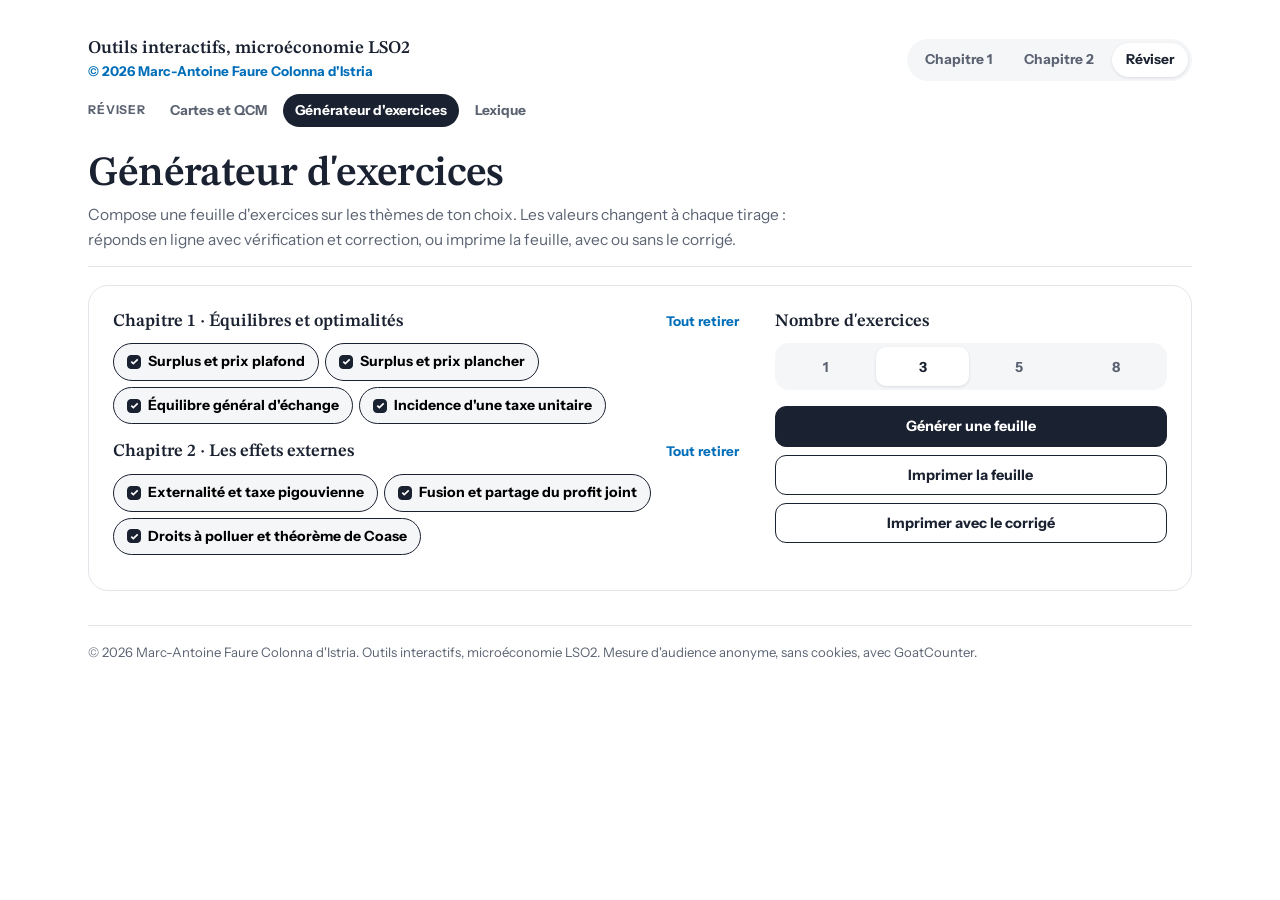
<file: exercices.html>
<!doctype html>
<html lang="fr">
<head>
<meta charset="utf-8">
<meta name="viewport" content="width=device-width, initial-scale=1, viewport-fit=cover">
<title>Générateur d'exercices – Outils interactifs, microéconomie LSO2</title>
<meta name="author" content="Marc-Antoine Faure Colonna d'Istria">
<link rel="stylesheet" href="style.css">
<script src="commun.js"></script>
<script src="exercices.js"></script>
<style>
.panel{display:grid;grid-template-columns:minmax(0,1.6fr) minmax(260px,1fr);gap:20px 36px;border:1px solid var(--line);border-radius:20px;padding:22px 24px;margin-bottom:34px}
.grp{margin-bottom:14px}
.grp:last-child{margin-bottom:0}
.grp .gh{display:flex;align-items:baseline;justify-content:space-between;gap:10px;margin-bottom:8px}
.grp .gh b{font-family:var(--serif);font-weight:600;font-size:1.1rem}
.grp .gh button{appearance:none;border:none;background:none;font:inherit;font-size:.84rem;font-weight:600;color:var(--navy);cursor:pointer;padding:0}
.grp .gh button:hover{text-decoration:underline}
.themes{display:flex;flex-wrap:wrap;gap:6px}
.th{appearance:none;border:1.5px solid var(--line);background:#fff;border-radius:99px;padding:7px 13px;font:inherit;font-size:.88rem;font-weight:600;cursor:pointer;display:inline-flex;align-items:center;gap:7px}
.th::before{content:"";width:14px;height:14px;border-radius:4px;border:1.5px solid var(--faint);flex:none}
.th:hover{border-color:var(--ink)}
.th[aria-pressed="true"]{border-color:var(--ink);background:var(--soft)}
.th[aria-pressed="true"]::before{background:var(--ink) url("data:image/svg+xml,%3Csvg xmlns='http://www.w3.org/2000/svg' viewBox='0 0 12 12'%3E%3Cpath d='M2.5 6.2l2.2 2.2 4.8-4.8' fill='none' stroke='%23fff' stroke-width='1.8'/%3E%3C/svg%3E") center/11px no-repeat;border-color:var(--ink)}
.cfg h3{font-family:var(--serif);font-weight:600;font-size:1.1rem;margin:0 0 8px}
.cfg .seg{margin-bottom:16px}
.acts{display:grid;gap:8px}
.acts .btn{width:100%}
.warn{font-size:.86rem;color:var(--brick);min-height:1.2em;margin:8px 0 0}
.sheet-head{display:flex;flex-wrap:wrap;justify-content:space-between;align-items:baseline;gap:8px 20px;margin-bottom:16px}
.sheet-head h2{margin:0}
.sheet-head .score{font-size:.92rem}
#sheet .exo-wrap{margin-bottom:18px}
.print-head{font-size:10pt;margin:-6px 0 16px}
.print-head span{display:inline-block;margin-right:28px}
@media (max-width:820px){.panel{grid-template-columns:1fr}}
@media print{
  body:not(.avec-corrige) .corrige{display:none!important}
  .exo-wrap{break-inside:avoid}
}
</style>
</head>
<body>
<div class="wrap">
  <div id="site-nav"></div>
  <header class="top">
    <div>
      <h1>Générateur d'exercices</h1>
      <p class="lede no-print">Compose une feuille d'exercices sur les thèmes de ton choix. Les valeurs changent à chaque tirage : réponds en ligne avec vérification et correction, ou imprime la feuille, avec ou sans le corrigé.</p>
      <p class="print-head print-only"><span>Microéconomie LSO2</span><span>Nom : ..............................................</span><span id="pdate"></span></p>
    </div>
  </header>

  <section class="panel no-print" aria-label="Composer la feuille">
    <div id="groups"></div>
    <div class="cfg">
      <h3>Nombre d'exercices</h3>
      <div class="seg" role="group" aria-label="Nombre d'exercices">
        <button data-n="1" aria-pressed="false">1</button>
        <button data-n="3" aria-pressed="true">3</button>
        <button data-n="5" aria-pressed="false">5</button>
        <button data-n="8" aria-pressed="false">8</button>
      </div>
      <div class="acts">
        <button class="btn" id="gen">Générer une feuille</button>
        <button class="btn ghost" id="pr">Imprimer la feuille</button>
        <button class="btn ghost" id="prc">Imprimer avec le corrigé</button>
      </div>
      <p class="warn" id="warn" aria-live="polite"></p>
    </div>
  </section>

  <section id="sheetsec" hidden>
    <div class="sheet-head no-print"><h2>Ta feuille</h2><div class="score"><span id="scoreTxt"></span><span class="dots" id="dots"></span></div></div>
    <p class="small no-print" style="margin:-8px 0 18px">Donne tes réponses arrondies à deux décimales ; une fraction comme 10/3 est acceptée. « Nouvelles valeurs » retire un seul exercice.</p>
    <div id="sheet"></div>
    <section class="corrige print-only" id="corrige"></section>
  </section>

  <footer>© 2026 Marc-Antoine Faure Colonna d'Istria. Outils interactifs, microéconomie LSO2. Mesure d'audience anonyme, sans cookies, avec GoatCounter.</footer>
</div>

<script>
(() => {
  const sel = new Set(GEN_ORDRE);
  let n = 3, handles = [], wins = new Set();
  const chs = [[1, 'Chapitre 1 · Équilibres et optimalités'], [2, 'Chapitre 2 · Les effets externes']];
  function groups() {
    $('#groups').innerHTML = chs.map(([c, t]) => {
      const ks = GEN_ORDRE.filter(k => GEN[k].ch === c), all = ks.every(k => sel.has(k));
      return `<div class="grp"><div class="gh"><b>${t}</b><button data-all="${c}">${all ? 'Tout retirer' : 'Tout choisir'}</button></div>
        <div class="themes">${ks.map(k => `<button class="th" data-k="${k}" aria-pressed="${sel.has(k)}">${GEN[k].titre}</button>`).join('')}</div></div>`;
    }).join('');
  }
  $('#groups').addEventListener('click', e => {
    const b = e.target.closest('.th'), a = e.target.closest('[data-all]');
    if (b) { sel.has(b.dataset.k) ? sel.delete(b.dataset.k) : sel.add(b.dataset.k); }
    if (a) { const ks = GEN_ORDRE.filter(k => GEN[k].ch === +a.dataset.all), all = ks.every(k => sel.has(k)); ks.forEach(k => all ? sel.delete(k) : sel.add(k)); }
    $('#warn').textContent = ''; groups();
  });
  document.querySelectorAll('[data-n]').forEach(b => b.addEventListener('click', () => {
    n = +b.dataset.n; document.querySelectorAll('[data-n]').forEach(x => x.setAttribute('aria-pressed', String(x === b)));
  }));

  function score() {
    const k = wins.size, t = handles.length;
    $('#dots').innerHTML = handles.map((_, i) => `<i class="${wins.has(i) ? 'on' : ''}"></i>`).join('');
    $('#scoreTxt').textContent = k === t ? `Les ${t} exercices sont réussis` : `${k} exercice${k > 1 ? 's' : ''} réussi${k > 1 ? 's' : ''} sur ${t}`;
  }
  function generate() {
    const ks = GEN_ORDRE.filter(k => sel.has(k));
    if (!ks.length) { $('#warn').textContent = 'Choisis au moins un thème.'; return false; }
    // On répartit les thèmes le plus équitablement possible, dans un ordre aléatoire
    let list = [];
    while (list.length < n) list = list.concat([...ks].sort(() => Math.random() - .5));
    list = list.slice(0, n).sort((a, b) => GEN_ORDRE.indexOf(a) - GEN_ORDRE.indexOf(b));
    const sheet = $('#sheet'); sheet.innerHTML = ''; handles = []; wins = new Set();
    list.forEach((k, i) => {
      const d = document.createElement('div'); d.className = 'exo-wrap'; sheet.appendChild(d);
      handles.push(Exercice(d, GEN[k].gen, { bare: true, titre: `Exercice ${i + 1} · ${GEN[k].titre}`, onWin: () => { wins.add(i); score(); } }));
      d.addEventListener('click', e => { if (e.target.closest('[data-a="new"]')) { wins.delete(i); score(); } });
    });
    $('#sheetsec').hidden = false; score();
    return true;
  }
  function corrige() {
    const titres = document.querySelectorAll('#sheet .exo-n'), sols = document.querySelectorAll('#sheet .exo-sol');
    $('#corrige').innerHTML = '<h2>Corrigé</h2>' + handles.map((h, i) => {
      const ex = h.ex, body = sols[i].innerHTML.replace(/^<h4>Correction<\/h4>/, '');
      return `<div class="exo-sol"><h4>${titres[i].textContent}</h4><p style="margin:0 0 6px">${ex.q.map((x, j) => `${j + 1}. <b>${fr(x.ans)}</b>`).join(' ; ')}</p>${body}</div>`;
    }).join('');
  }
  function printSheet(withSol) {
    if (!handles.length && !generate()) return;
    corrige(); document.body.classList.toggle('avec-corrige', withSol);
    $('#pdate').textContent = new Date().toLocaleDateString('fr-FR', { day: 'numeric', month: 'long', year: 'numeric' });
    window.print();
  }
  $('#gen').addEventListener('click', () => { if (generate()) $('#sheetsec').scrollIntoView({ behavior: reduce ? 'auto' : 'smooth', block: 'start' }); });
  $('#pr').addEventListener('click', () => printSheet(false));
  $('#prc').addEventListener('click', () => printSheet(true));
  groups();
})();
</script>
</body>
</html>
</file>
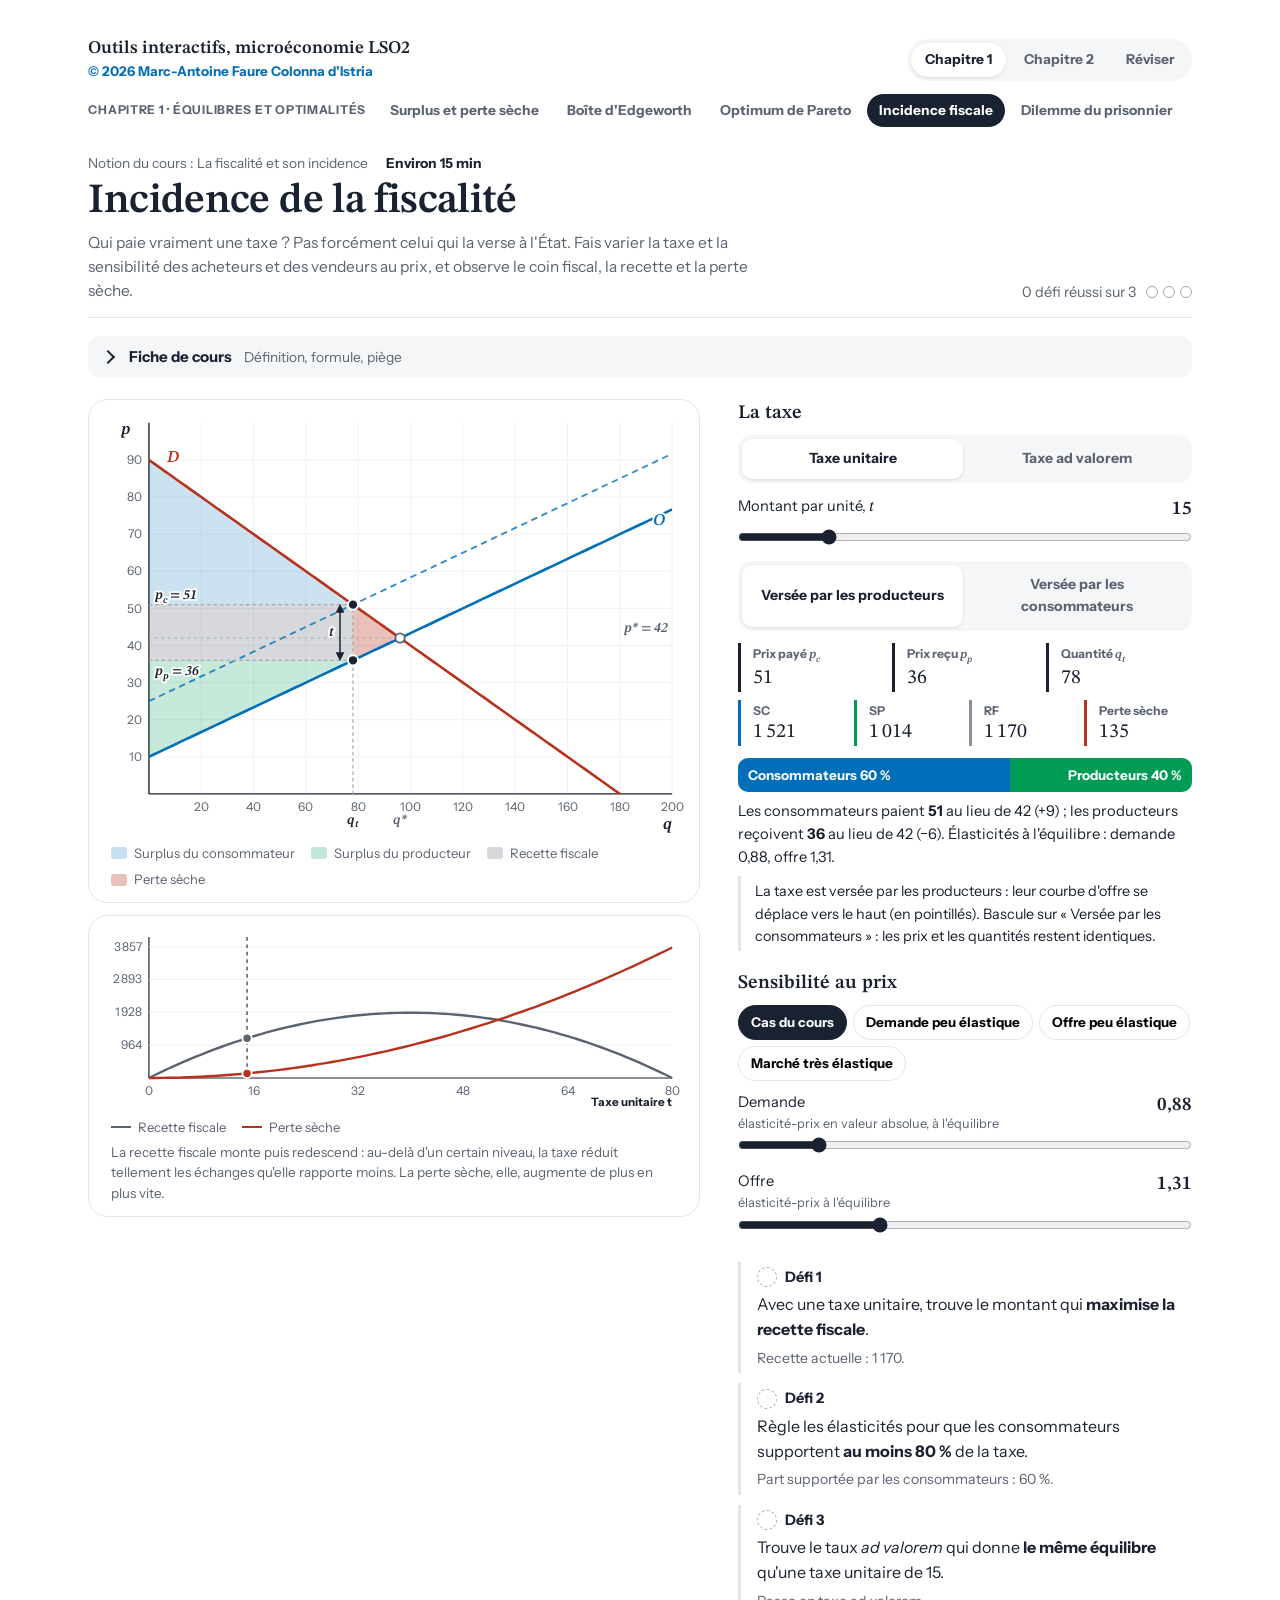
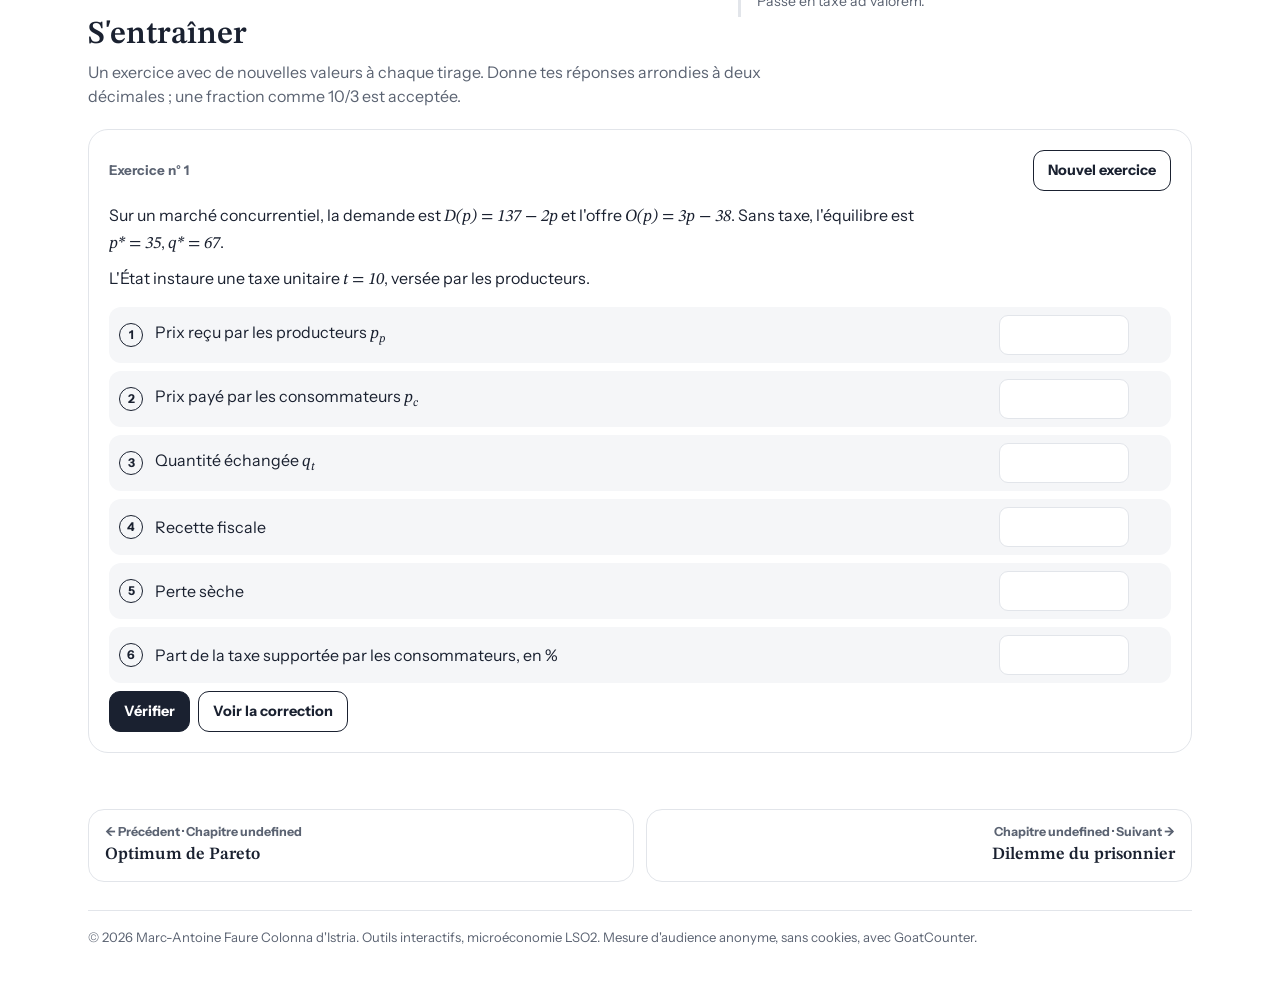
<file: fiscalite.html>
<!doctype html>
<html lang="fr">
<head>
<meta charset="utf-8">
<meta name="viewport" content="width=device-width, initial-scale=1, viewport-fit=cover">
<title>Incidence de la fiscalité – Outils interactifs, microéconomie LSO2</title>
<meta name="author" content="Marc-Antoine Faure Colonna d'Istria">
<link rel="stylesheet" href="style.css">
<script src="commun.js"></script>
<script src="exercices.js"></script>
<style>
.stage{display:grid;grid-template-columns:minmax(0,1.35fr) minmax(320px,1fr);gap:clamp(20px,3vw,40px);align-items:start}
.chartcol{position:sticky;top:20px;display:grid;gap:12px}
svg.ch{display:block;width:100%;height:auto;user-select:none}
svg.ch .lbl{font-family:var(--serif);font-style:italic;font-weight:600;font-size:18px;paint-order:stroke;stroke:#fff;stroke-width:4px;stroke-linejoin:round}
svg.ch .tag{font-weight:700;font-size:12.5px;paint-order:stroke;stroke:#fff;stroke-width:4px}
.legend .ln{height:0;border-top:2.5px solid;border-radius:0}
.cap{font-size:.84rem;color:var(--muted);padding:4px 14px 0}
.seg{display:grid;grid-template-columns:1fr 1fr;gap:4px;padding:4px;background:var(--soft);border-radius:14px;margin-bottom:12px}
.seg button{appearance:none;border:none;background:transparent;border-radius:10px;padding:9px 6px;font:inherit;font-size:.88rem;font-weight:700;color:var(--muted);cursor:pointer}
.panel h3{font-family:var(--serif);font-weight:600;font-size:1.2rem;margin:18px 0 6px}
.panel h3:first-child{margin-top:0}
.ctl{margin:10px 0}
.chips{display:flex;flex-wrap:wrap;gap:6px;margin:6px 0 4px}
.chip{appearance:none;border:1.5px solid var(--line);background:#fff;border-radius:99px;padding:6px 12px;font:inherit;font-size:.84rem;font-weight:600;cursor:pointer}
.chip:hover{border-color:var(--ink)}
.chip[aria-pressed="true"]{background:var(--ink);border-color:var(--ink);color:#fff}
.inc{margin:12px 0 4px}
.bar{display:flex;height:34px;border-radius:10px;overflow:hidden;background:var(--soft)}
.bar div{display:flex;align-items:center;padding:0 10px;color:#fff;font-weight:700;font-size:.84rem;white-space:nowrap;transition:width .15s}
.bar .c{background:var(--navy)}.bar .p{background:var(--forest);justify-content:flex-end}
.inc p{margin:8px 0 0;font-size:.92rem}
.nums{display:grid;grid-template-columns:repeat(12,1fr);gap:8px;margin:12px 0}
.num{grid-column:span 3}.num.pr{grid-column:span 4}
.num{border-radius:12px;padding:8px 10px;background:var(--soft);border-left:4px solid var(--faint)}
.num .h{font-size:.76rem;font-weight:700;color:var(--muted)}
.num .v{font-family:var(--serif);font-size:1.25rem;line-height:1.15}
.num.sc{border-left-color:var(--navy)}.num.sp{border-left-color:var(--forest)}.num.rf{border-left-color:#8A909B}.num.ps{border-left-color:var(--brick)}.num.pr{border-left-color:var(--ink)}
.note{font-size:.9rem;padding:10px 12px;border-radius:12px;background:var(--soft);margin-top:8px}
.defis{margin-top:22px;display:grid;gap:10px}
@media (max-width:920px){.stage{grid-template-columns:1fr}.chartcol{position:static}}
@media (max-width:520px){.num{grid-column:span 6}.num.pr{grid-column:span 4}}
</style>
</head>
<body>
<div class="wrap">
  <div id="site-nav"></div>
  <header class="top">
    <div>
      <h1>Incidence de la fiscalité</h1>
      <p class="lede">Qui paie vraiment une taxe ? Pas forcément celui qui la verse à l'État. Fais varier la taxe et la sensibilité des acheteurs et des vendeurs au prix, et observe le coin fiscal, la recette et la perte sèche.</p>
    </div>
    <div class="score"><span id="scoreTxt"></span><span class="dots" id="dots"><i></i><i></i><i></i></span></div>
  </header>
  <details class="fiche">
    <summary>Fiche de cours <small>Définition, formule, piège</small></summary>
    <div class="fiche-grid">
      <div class="fbox"><div class="ft">Définition</div><div class="fc"><p>Une <b>taxe unitaire</b> crée un écart constant entre prix payé et prix reçu : <span class="m">p<sub>c</sub> = p<sub>p</sub> + t</span>. Une <b>taxe ad valorem</b> fixe leur rapport : <span class="m">p<sub>c</sub> = (1 + τ)p<sub>p</sub></span>.</p><p>L'<b>incidence fiscale</b> décrit qui supporte réellement la taxe.</p></div></div>
      <div class="fbox form"><div class="ft">Formule</div><div class="fc"><p>Résoudre <span class="m">O(p<sub>p</sub>) = D(p<sub>p</sub> + t)</span>, puis <span class="m">q<sub>t</sub> = O(p<sub>p</sub>)</span>.</p><p><span class="m">RF = t × q<sub>t</sub></span> ; <span class="m">PS = t × (q* − q<sub>t</sub>) / 2</span>.</p></div></div>
      <div class="fbox warn"><div class="ft">Piège</div><div class="fc"><ul><li>Le partage de la taxe dépend des élasticités relatives, pas de qui la verse à l'État.</li><li>La recette fiscale se calcule avec <span class="m">q<sub>t</sub></span>, pas <span class="m">q*</span>.</li><li>Toujours vérifier <span class="m">O(p<sub>p</sub>) = D(p<sub>c</sub>)</span>.</li></ul></div></div>
    </div>
  </details>

  <main class="stage">
    <div class="chartcol">
      <div class="card">
        <svg class="ch" id="ch" aria-label="Marché avec taxe"></svg>
        <div class="legend">
          <span><i style="background:rgba(0,110,184,.22)"></i>Surplus du consommateur</span>
          <span><i style="background:rgba(0,155,85,.24)"></i>Surplus du producteur</span>
          <span><i style="background:rgba(138,144,155,.35)"></i>Recette fiscale</span>
          <span><i style="background:rgba(182,50,28,.3)"></i>Perte sèche</span>
        </div>
      </div>
      <div class="card">
        <svg class="ch" id="mini" aria-label="Recette fiscale et perte sèche selon la taxe"></svg>
        <div class="legend">
          <span><i class="ln" style="border-color:#5B6372"></i>Recette fiscale</span>
          <span><i class="ln" style="border-color:var(--brick)"></i>Perte sèche</span>
        </div>
        <p class="cap" id="minicap"></p>
      </div>
    </div>

    <aside class="panel">
      <h3>La taxe</h3>
      <div class="seg" role="group" aria-label="Type de taxe">
        <button data-k="unit" aria-pressed="true">Taxe unitaire</button>
        <button data-k="adv" aria-pressed="false">Taxe ad valorem</button>
      </div>
      <div class="ctl" id="cT"><label for="sT"><span>Montant par unité, <span class="m">t</span></span><b id="vT"></b></label><input type="range" id="sT" min="0" max="80" step="1"></div>
      <div class="ctl" id="cTau" hidden><label for="sTau"><span>Taux, <span class="m">τ</span> (en % du prix producteur)</span><b id="vTau"></b></label><input type="range" id="sTau" min="0" max="1.5" step="0.005"></div>
      <div class="seg" role="group" aria-label="Qui verse la taxe">
        <button data-l="prod" aria-pressed="true">Versée par les producteurs</button>
        <button data-l="cons" aria-pressed="false">Versée par les consommateurs</button>
      </div>

      <div class="nums">
        <div class="num pr"><div class="h">Prix payé <span class="m">p<sub>c</sub></span></div><div class="v" id="nPc"></div></div>
        <div class="num pr"><div class="h">Prix reçu <span class="m">p<sub>p</sub></span></div><div class="v" id="nPp"></div></div>
        <div class="num pr"><div class="h">Quantité <span class="m">q<sub>t</sub></span></div><div class="v" id="nQ"></div></div>
        <div class="num sc"><div class="h">SC</div><div class="v" id="nSC"></div></div>
        <div class="num sp"><div class="h">SP</div><div class="v" id="nSP"></div></div>
        <div class="num rf"><div class="h">RF</div><div class="v" id="nRF"></div></div>
        <div class="num ps"><div class="h">Perte sèche</div><div class="v" id="nPS"></div></div>
      </div>

      <div class="inc">
        <div class="bar" aria-hidden="true"><div class="c" id="bc"></div><div class="p" id="bp"></div></div>
        <p id="incTxt" aria-live="polite"></p>
      </div>
      <div class="note" id="legalTxt"></div>

      <h3>Sensibilité au prix</h3>
      <div class="chips" id="presets">
        <button class="chip" data-b="2" data-c="3">Cas du cours</button>
        <button class="chip" data-b="0.8" data-c="3">Demande peu élastique</button>
        <button class="chip" data-b="2" data-c="0.8">Offre peu élastique</button>
        <button class="chip" data-b="6" data-c="6">Marché très élastique</button>
      </div>
      <div class="ctl"><label for="sB"><span>Demande<small>élasticité-prix en valeur absolue, à l'équilibre</small></span><b id="vB"></b></label><input type="range" id="sB" min="0.8" max="8" step="0.1"></div>
      <div class="ctl"><label for="sC"><span>Offre<small>élasticité-prix à l'équilibre</small></span><b id="vC"></b></label><input type="range" id="sC" min="0.8" max="8" step="0.1"></div>

      <div class="defis">
        <div class="defi" id="d0">
          <div class="lab"><span class="ic"></span>Défi 1</div>
          <div>Avec une taxe unitaire, trouve le montant qui <b>maximise la recette fiscale</b>.</div>
          <div class="st" id="s0" aria-live="polite"></div>
          <div class="fb" id="f0"></div>
        </div>
        <div class="defi" id="d1">
          <div class="lab"><span class="ic"></span>Défi 2</div>
          <div>Règle les élasticités pour que les consommateurs supportent <b>au moins 80 %</b> de la taxe.</div>
          <div class="st" id="s1" aria-live="polite"></div>
          <div class="fb"><b>Exact.</b> La charge retombe sur le côté le moins élastique du marché : celui qui ne peut pas facilement renoncer à l'échange. C'est pourquoi les taxes sur le carburant ou le tabac pèsent surtout sur les consommateurs.</div>
        </div>
        <div class="defi" id="d2">
          <div class="lab"><span class="ic"></span>Défi 3</div>
          <div>Trouve le taux <i>ad valorem</i> qui donne <b>le même équilibre</b> qu'une taxe unitaire de 15.</div>
          <div class="st" id="s2" aria-live="polite"></div>
          <div class="fb" id="f2"></div>
        </div>
      </div>
    </aside>
  </main>

  <section class="block" id="exo"></section>
  <div id="site-pager"></div>
  <footer>© 2026 Marc-Antoine Faure Colonna d'Istria. Outils interactifs, microéconomie LSO2. Mesure d'audience anonyme, sans cookies, avec GoatCounter.</footer>
</div>

<script>
(() => {
  const C = { navy:'#006EB8', brick:'#B6321C', forest:'#009B55', ink:'#1A2130', muted:'#5B6372', faint:'#A3A9B3', gray:'#8A909B' };
  const $ = s => document.querySelector(s);
  const reduce = window.matchMedia('(prefers-reduced-motion: reduce)').matches;
  const fr = (n, d = 2) => { const r = Math.round(n * 10 ** d) / 10 ** d, v = Object.is(r, -0) ? 0 : r; let [i, f] = Math.abs(v).toFixed(d).split('.'); f = f ? f.replace(/0+$/, '') : ''; i = i.replace(/\B(?=(\d{3})+(?!\d))/g, '\u202f'); return (v < 0 ? '−' : '') + i + (f ? ',' + f : ''); };
  const pct = x => fr(x * 100, 0) + ' %';

  /* Marché : droites pivotant autour de l'équilibre du cours (q* = 96, p* = 42) */
  const QS = 96, PS = 42;
  const st = { kind: 'unit', legal: 'prod', t: 15, tau: 0.2, b: 2, c: 3, done: [false, false, false] };
  const pD = q => PS + (QS - q) / st.b;
  const pO = q => PS + (q - QS) / st.c;
  const Oq = p => Math.max(0, QS + st.c * (p - PS));
  // Aire sous la demande et au-dessus de l'offre (tronquée à p = 0) entre 0 et q
  const intD = q => q * pD(0) - q * q / (2 * st.b);
  function intO(q) {
    const p0 = pO(0);
    if (p0 >= 0) return q * p0 + q * q / (2 * st.c);
    const x0 = -p0 * st.c; if (q <= x0) return 0;
    return (q - x0) * 0 + (q * q - x0 * x0) / (2 * st.c) + p0 * (q - x0);
  }
  const W0 = () => intD(QS) - intO(QS);
  const tMax = () => Math.min(PS * (st.b + st.c) / st.b, QS * (st.b + st.c) / (st.b * st.c)) - 0.01;
  function tauMax() {
    const pmin = pO(0); if (pmin <= 0) return 1.5;
    return Math.min(1.5, PS * (st.b + st.c) / (st.b * pmin) - st.c / st.b - 1 - 0.005);
  }
  function eqUnit(t) {
    const k = st.b + st.c, pp = PS - st.b * t / k, pc = pp + t, q = QS - st.b * st.c * t / k;
    return fill(pp, pc, q);
  }
  function eqAdv(tau) {
    const pp = PS * (st.b + st.c) / (st.c + st.b * (1 + tau)), pc = (1 + tau) * pp, q = Oq(pp);
    return fill(pp, pc, q);
  }
  function fill(pp, pc, q) {
    const SC = intD(q) - pc * q, SP = pp * q - intO(q), RF = (pc - pp) * q, DW = W0() - SC - SP - RF;
    return { pp, pc, q, SC, SP, RF, DW };
  }
  const cur = () => st.kind === 'unit' ? eqUnit(st.t) : eqAdv(st.tau);

  /* Graphique principal */
  const QM = 200, L = 56, R = 20, T = 16, B = 44, W = 640, H = 460, PW = W - L - R, PH = H - T - B;
  let PM = 100;
  const X = q => L + q / QM * PW, Y = p => T + (1 - p / PM) * PH;
  const svg = $('#ch'); svg.setAttribute('viewBox', `0 0 ${W} ${H}`);
  const poly = pts => 'M' + pts.map(([q, p]) => `${X(q).toFixed(1)} ${Y(p).toFixed(1)}`).join('L') + 'Z';
  const seg = (q1, p1, q2, p2, col, w = 2.5, ex = '') => `<line x1="${X(q1)}" y1="${Y(p1)}" x2="${X(q2)}" y2="${Y(p2)}" stroke="${col}" stroke-width="${w}" stroke-linecap="round" ${ex}/>`;
  const dot = (q, p, col, r = 5.5, sk = '#fff') => `<circle cx="${X(q)}" cy="${Y(p)}" r="${r}" fill="${col}" stroke="${sk}" stroke-width="2"/>`;
  const curve = (f, col, w, ex = '') => { let d = ''; for (let i = 0; i <= 100; i++) { const q = QM * i / 100; d += (i ? 'L' : 'M') + X(q).toFixed(1) + ' ' + Y(f(q)).toFixed(1); } return `<path d="${d}" fill="none" stroke="${col}" stroke-width="${w}" ${ex}/>`; };

  function frame() {
    PM = Math.max(100, Math.ceil((pD(0) + 4) / 20) * 20); PM = Math.min(PM, 160);
    let s = `<defs><clipPath id="cl"><rect x="${L}" y="${T}" width="${PW}" height="${PH}"/></clipPath>
      <marker id="ar" viewBox="0 0 10 10" refX="5" refY="5" markerWidth="6" markerHeight="6" orient="auto-start-reverse"><path d="M0 0L10 5L0 10Z" fill="${C.ink}"/></marker></defs>`;
    for (let q = 20; q <= QM; q += 20) s += `<line class="gl" x1="${X(q)}" y1="${T}" x2="${X(q)}" y2="${T + PH}"/><text x="${X(q)}" y="${T + PH + 18}" text-anchor="middle" fill="${C.muted}">${q}</text>`;
    const step = PM > 100 ? 20 : 10;
    for (let p = step; p < PM; p += step) s += `<line class="gl" x1="${L}" y1="${Y(p)}" x2="${L + PW}" y2="${Y(p)}"/><text x="${L - 8}" y="${Y(p) + 4.5}" text-anchor="end" fill="${C.muted}">${p}</text>`;
    s += `<line x1="${L}" y1="${T + PH}" x2="${L + PW}" y2="${T + PH}" stroke="${C.ink}" stroke-width="1.5"/><line x1="${L}" y1="${T}" x2="${L}" y2="${T + PH}" stroke="${C.ink}" stroke-width="1.5"/>`;
    s += `<text class="lbl" x="${L + PW}" y="${T + PH + 38}" text-anchor="end" fill="${C.ink}">q</text><text class="lbl" x="${L - 30}" y="${T + 12}" fill="${C.ink}">p</text>`;
    return s;
  }

  function render() {
    const e = cur(), { pp, pc, q } = e;
    let g = '', t = '';
    const po0 = Math.max(pO(0), 0), x0 = pO(0) < 0 ? -pO(0) * st.c : 0;
    if (q > 0) {
      g += `<path d="${poly([[0, pD(0)], [q, pc], [0, pc]])}" fill="${C.navy}" fill-opacity=".2"/>`;
      g += `<rect x="${X(0)}" y="${Y(pc)}" width="${X(q) - X(0)}" height="${Y(pp) - Y(pc)}" fill="${C.gray}" fill-opacity=".35"/>`;
      const spPts = q > x0 ? [[0, pp], [q, pp], [x0, po0], [0, po0]] : [[0, pp], [q, pp], [q, 0], [0, 0]];
      g += `<path d="${poly(spPts)}" fill="${C.forest}" fill-opacity=".22"/>`;
    }
    if (q < QS - 1e-6) g += `<path d="${poly([[q, pc], [QS, PS], [q, pp]])}" fill="${C.brick}" fill-opacity=".3"/>`;
    // Courbes
    g += curve(pD, C.brick, 2.8) + curve(q => Math.max(pO(q), q < x0 ? 0 : pO(q)), C.navy, 2.8);
    const hasTax = st.kind === 'unit' ? st.t > 0 : st.tau > 0;
    if (hasTax) {
      if (st.legal === 'prod') g += curve(st.kind === 'unit' ? (q => Math.max(pO(q), 0) + st.t) : (q => Math.max(pO(q), 0) * (1 + st.tau)), C.navy, 2, 'stroke-dasharray="7 5" opacity=".8"');
      else g += curve(st.kind === 'unit' ? (q => pD(q) - st.t) : (q => pD(q) / (1 + st.tau)), C.brick, 2, 'stroke-dasharray="7 5" opacity=".8"');
    }
    // Repères
    g += seg(0, pc, q, pc, C.faint, 1.3, 'stroke-dasharray="3 4"') + seg(0, pp, q, pp, C.faint, 1.3, 'stroke-dasharray="3 4"') + seg(q, 0, q, pc, C.faint, 1.3, 'stroke-dasharray="3 4"');
    g += seg(0, PS, QS, PS, C.faint, 1, 'stroke-dasharray="2 5"');
    const s0 = frame();
    t += dot(QS, PS, '#fff', 5, C.muted);
    if (hasTax && q > 0) {
      t += dot(q, pc, C.ink) + dot(q, pp, C.ink);
      const xa = X(q) - 14;
      if (Y(pp) - Y(pc) > 18) t += `<line x1="${xa}" y1="${Y(pc) + 4}" x2="${xa}" y2="${Y(pp) - 4}" stroke="${C.ink}" stroke-width="1.6" marker-start="url(#ar)" marker-end="url(#ar)"/><text class="tag mt" x="${xa - 6}" y="${(Y(pc) + Y(pp)) / 2 + 4}" text-anchor="end" fill="${C.ink}">${st.kind === 'unit' ? 't' : 'τ·p<tspan dy="4" font-size="11">p</tspan>'}</text>`;
      t += `<text class="tag mt" x="${L + 6}" y="${Y(pc) - 6}" fill="${C.ink}">p<tspan dy="4" font-size="11">c</tspan><tspan dy="-4"> = ${fr(pc, 1)}</tspan></text><text class="tag mt" x="${L + 6}" y="${Y(pp) + 16}" fill="${C.ink}">p<tspan dy="4" font-size="11">p</tspan><tspan dy="-4"> = ${fr(pp, 1)}</tspan></text>`;
      t += `<text class="tag mt" x="${X(q)}" y="${T + PH + 32}" text-anchor="middle" fill="${C.ink}">q<tspan dy="4" font-size="11">t</tspan></text>`;
    }
    t += `<text class="tag mt" x="${X(QS)}" y="${T + PH + 32}" text-anchor="middle" fill="${C.muted}">q*</text>`;
    t += `<text class="tag mt" x="${X(QM) - 4}" y="${Y(PS) - 6}" text-anchor="end" fill="${C.muted}">p* = 42</text>`;
    const qd = Math.max(4, QS - st.b * (PM - 12 - PS));
    t += `<text class="lbl" x="${X(qd) + 8}" y="${Y(pD(qd)) - 6}" fill="${C.brick}">D</text>`;
    const qo = Math.min(QM - 10, QS + st.c * (PM - 8 - PS));
    t += `<text class="lbl" x="${X(qo) + 8}" y="${Y(pO(qo)) + 4}" fill="${C.navy}">O</text>`;
    svg.innerHTML = s0 + `<g clip-path="url(#cl)">${g}</g>${t}`;

    // Chiffres
    $('#nPc').textContent = fr(pc); $('#nPp').textContent = fr(pp); $('#nQ').textContent = fr(q);
    $('#nSC').textContent = fr(e.SC, 1); $('#nSP').textContent = fr(e.SP, 1); $('#nRF').textContent = fr(e.RF, 1); $('#nPS').textContent = fr(e.DW, 1);
    const wedge = pc - pp;
    if (wedge > 1e-6) {
      const sc = (pc - PS) / wedge;
      $('#bc').style.width = sc * 100 + '%'; $('#bp').style.width = (1 - sc) * 100 + '%';
      $('#bc').textContent = sc > .14 ? 'Consommateurs ' + pct(sc) : pct(sc);
      $('#bp').textContent = 1 - sc > .14 ? 'Producteurs ' + pct(1 - sc) : pct(1 - sc);
      $('#incTxt').innerHTML = `Les consommateurs paient <b>${fr(pc)}</b> au lieu de 42 (+${fr(pc - PS)}) ; les producteurs reçoivent <b>${fr(pp)}</b> au lieu de 42 (−${fr(PS - pp)}). Élasticités à l'équilibre : demande ${fr(st.b * PS / QS)}, offre ${fr(st.c * PS / QS)}.`;
    } else {
      $('#bc').style.width = '50%'; $('#bp').style.width = '50%'; $('#bc').textContent = ''; $('#bp').textContent = '';
      $('#incTxt').textContent = 'Sans taxe, le marché est à l\'équilibre : p* = 42, q* = 96.';
    }
    $('#legalTxt').innerHTML = st.legal === 'prod'
      ? 'La taxe est versée par les producteurs : leur courbe d\'offre se déplace vers le haut (en pointillés). Bascule sur « Versée par les consommateurs » : les prix et les quantités restent identiques.'
      : 'La taxe est versée par les consommateurs : la demande se déplace vers le bas (en pointillés). Les prix payés, les prix reçus et la quantité sont exactement les mêmes qu\'avec un versement par les producteurs.';
    mini(); status();
  }

  /* Recette et perte sèche selon la taxe */
  function mini() {
    const m = $('#mini'), w = 640, h = 200, l = 56, r = 20, tp = 14, bt = 34, pw = w - l - r, ph = h - tp - bt;
    m.setAttribute('viewBox', `0 0 ${w} ${h}`);
    const unit = st.kind === 'unit', xmax = unit ? tMax() : tauMax(), N = 80, pts = [];
    for (let i = 0; i <= N; i++) { const x = xmax * i / N, e = unit ? eqUnit(x) : eqAdv(x); pts.push([x, e.RF, e.DW]); }
    const ymax = Math.max(...pts.map(p => Math.max(p[1], p[2]))) * 1.08 || 1;
    const x = v => l + v / xmax * pw, y = v => tp + (1 - v / ymax) * ph;
    let s = `<line x1="${l}" y1="${tp + ph}" x2="${l + pw}" y2="${tp + ph}" stroke="${C.ink}" stroke-width="1.3"/><line x1="${l}" y1="${tp}" x2="${l}" y2="${tp + ph}" stroke="${C.ink}" stroke-width="1.3"/>`;
    for (let i = 1; i <= 4; i++) { const v = ymax * i / 4.3; s += `<line class="gl" x1="${l}" y1="${y(v)}" x2="${l + pw}" y2="${y(v)}"/><text x="${l - 8}" y="${y(v) + 4}" text-anchor="end" fill="${C.muted}">${fr(v, 0)}</text>`; }
    for (let i = 0; i <= 5; i++) { const v = xmax * i / 5; s += `<text x="${x(v)}" y="${tp + ph + 18}" text-anchor="middle" fill="${C.muted}">${unit ? fr(v, 0) : pct(v)}</text>`; }
    const path = k => 'M' + pts.map(p => `${x(p[0]).toFixed(1)} ${y(p[k]).toFixed(1)}`).join('L');
    s += `<path d="${path(1)}" fill="none" stroke="${C.muted}" stroke-width="2.6"/><path d="${path(2)}" fill="none" stroke="${C.brick}" stroke-width="2.6"/>`;
    const cv = unit ? st.t : st.tau, e = cur();
    s += `<line x1="${x(cv)}" y1="${tp}" x2="${x(cv)}" y2="${tp + ph}" stroke="${C.ink}" stroke-width="1.2" stroke-dasharray="4 4"/>`;
    s += `<circle cx="${x(cv)}" cy="${y(e.RF)}" r="5" fill="${C.muted}" stroke="#fff" stroke-width="2"/><circle cx="${x(cv)}" cy="${y(e.DW)}" r="5" fill="${C.brick}" stroke="#fff" stroke-width="2"/>`;
    s += `<text class="tag" x="${l + pw}" y="${h - 4}" text-anchor="end" fill="${C.ink}">${unit ? 'Taxe unitaire t' : 'Taux τ'}</text>`;
    m.innerHTML = s;
    let im = 0; pts.forEach((p, i) => { if (p[1] > pts[im][1]) im = i; });
    $('#minicap').textContent = im < N - 2
      ? 'La recette fiscale monte puis redescend : au-delà d\'un certain niveau, la taxe réduit tellement les échanges qu\'elle rapporte moins. La perte sèche, elle, augmente de plus en plus vite.'
      : 'Sur cet intervalle, la recette fiscale augmente de moins en moins vite, tandis que la perte sèche ne cesse de grandir.';
  }

  /* Défis */
  function status() {
    const k = st.b * st.c / (st.b + st.c), tStar = 48 / k, e15 = eqUnit(15), tauStar = e15.pc / e15.pp - 1;
    if (!st.done[0]) $('#s0').textContent = st.kind === 'unit' ? `Recette actuelle : ${fr(cur().RF, 1)}.` : 'Passe en taxe unitaire.';
    const e = cur(), w = e.pc - e.pp;
    if (!st.done[1]) $('#s1').textContent = w > 1e-6 ? `Part supportée par les consommateurs : ${pct((e.pc - PS) / w)}.` : 'Fixe d\'abord une taxe positive.';
    if (!st.done[2]) $('#s2').textContent = st.kind === 'adv' ? `Avec t = 15, on aurait pc = ${fr(e15.pc)} et pp = ${fr(e15.pp)}. Actuellement : pc = ${fr(e.pc)}, pp = ${fr(e.pp)}.` : 'Passe en taxe ad valorem.';
    return { tStar, tauStar, e15 };
  }
  function check() {
    const { tStar, tauStar, e15 } = status(), e = cur();
    if (st.kind === 'unit' && Math.abs(st.t - tStar) < 0.6 && !st.done[0]) {
      $('#f0').innerHTML = `<b>Exact.</b> La recette <span class="m">RF = t × q<sub>t</sub></span> est maximale pour <span class="m">t ≈ ${fr(tStar, 1)}</span> et atteint ${fr(eqUnit(tStar).RF, 0)}. Au-delà, la baisse de la quantité l'emporte sur la hausse du taux, alors que la perte sèche continue d'augmenter.`;
      win(0);
    }
    const w = e.pc - e.pp;
    if (w > 1e-6 && (e.pc - PS) / w >= 0.8 - 1e-9) win(1);
    if (st.kind === 'adv' && Math.abs(st.tau - tauStar) < 0.004 && !st.done[2]) {
      $('#f2').innerHTML = `<b>Exact.</b> Avec <span class="m">τ ≈ ${fr(tauStar * 100, 1)} %</span>, on retrouve <span class="m">p<sub>c</sub> = ${fr(e15.pc)}</span>, <span class="m">p<sub>p</sub> = ${fr(e15.pp)}</span> et <span class="m">q<sub>t</sub> = ${fr(e15.q)}</span> : <span class="m">1 + τ = p<sub>c</sub> / p<sub>p</sub></span>. Les deux taxes sont équivalentes ici, mais la taxe unitaire fixe l'écart <span class="m">p<sub>c</sub> − p<sub>p</sub></span>, alors que la taxe <i>ad valorem</i> fixe le rapport <span class="m">p<sub>c</sub> / p<sub>p</sub></span>.`;
      win(2);
    }
  }
  function win(i) {
    if (st.done[i]) return;
    st.done[i] = true; syncDone();
    const d = $('#d' + i); if (!reduce) { d.classList.remove('pop'); void d.offsetWidth; d.classList.add('pop'); }
  }
  function syncDone() {
    st.done.forEach((v, i) => { $('#d' + i).classList.toggle('ok', v); if (v) $('#s' + i).textContent = ''; });
    const n = st.done.filter(Boolean).length;
    document.querySelectorAll('#dots i').forEach((e, i) => e.classList.toggle('on', i < n));
    $('#scoreTxt').textContent = n === 3 ? 'Les 3 défis sont réussis' : `${n} défi${n > 1 ? 's' : ''} réussi${n > 1 ? 's' : ''} sur 3`;
  }

  /* Commandes */
  function syncControls() {
    const tm = tMax(), am = tauMax();
    st.t = Math.min(st.t, Math.floor(tm)); st.tau = Math.min(st.tau, am);
    $('#sT').max = Math.floor(tm); $('#sT').value = st.t; $('#vT').textContent = fr(st.t, 0);
    $('#sTau').max = Math.floor(am / 0.005) * 0.005; $('#sTau').value = st.tau; $('#vTau').textContent = fr(st.tau * 100, 1) + ' %';
    $('#sB').value = st.b; $('#sC').value = st.c;
    $('#vB').textContent = fr(st.b * PS / QS); $('#vC').textContent = fr(st.c * PS / QS);
    $('#cT').hidden = st.kind !== 'unit'; $('#cTau').hidden = st.kind !== 'adv';
    document.querySelectorAll('[data-k]').forEach(b => b.setAttribute('aria-pressed', String(b.dataset.k === st.kind)));
    document.querySelectorAll('[data-l]').forEach(b => b.setAttribute('aria-pressed', String(b.dataset.l === st.legal)));
    document.querySelectorAll('#presets .chip').forEach(c => c.setAttribute('aria-pressed', String(+c.dataset.b === st.b && +c.dataset.c === st.c)));
  }
  const upd = () => { syncControls(); render(); check(); };
  document.querySelectorAll('[data-k]').forEach(b => b.addEventListener('click', () => { st.kind = b.dataset.k; upd(); }));
  document.querySelectorAll('[data-l]').forEach(b => b.addEventListener('click', () => { st.legal = b.dataset.l; upd(); }));
  $('#sT').addEventListener('input', e => { st.t = +e.target.value; upd(); });
  $('#sTau').addEventListener('input', e => { st.tau = +e.target.value; upd(); });
  $('#sB').addEventListener('input', e => { st.b = +e.target.value; upd(); });
  $('#sC').addEventListener('input', e => { st.c = +e.target.value; upd(); });
  $('#presets').addEventListener('click', e => { const c = e.target.closest('.chip'); if (!c) return; st.b = +c.dataset.b; st.c = +c.dataset.c; upd(); });

  syncDone(); syncControls(); render();
})();
</script>
<script>Exercice('#exo', GEN.fiscalite.gen);</script>
</body>
</html>
</file>
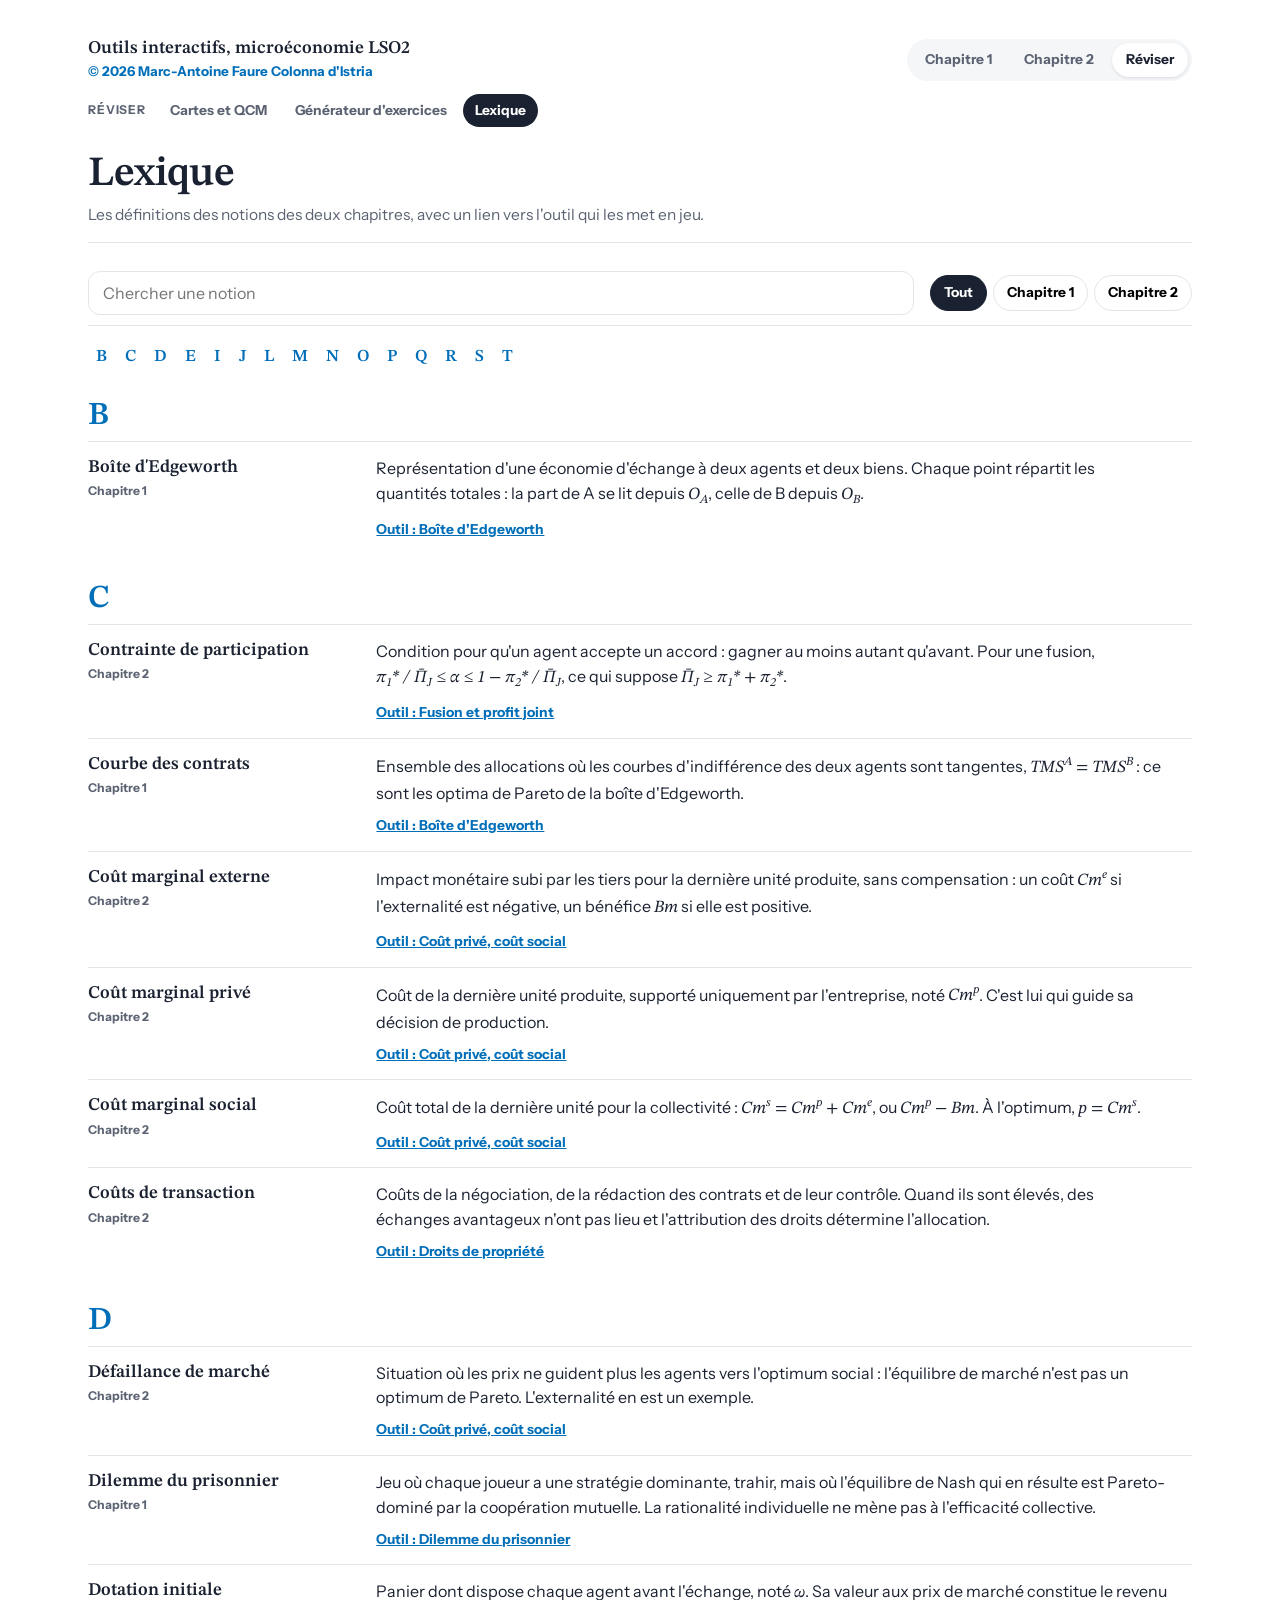
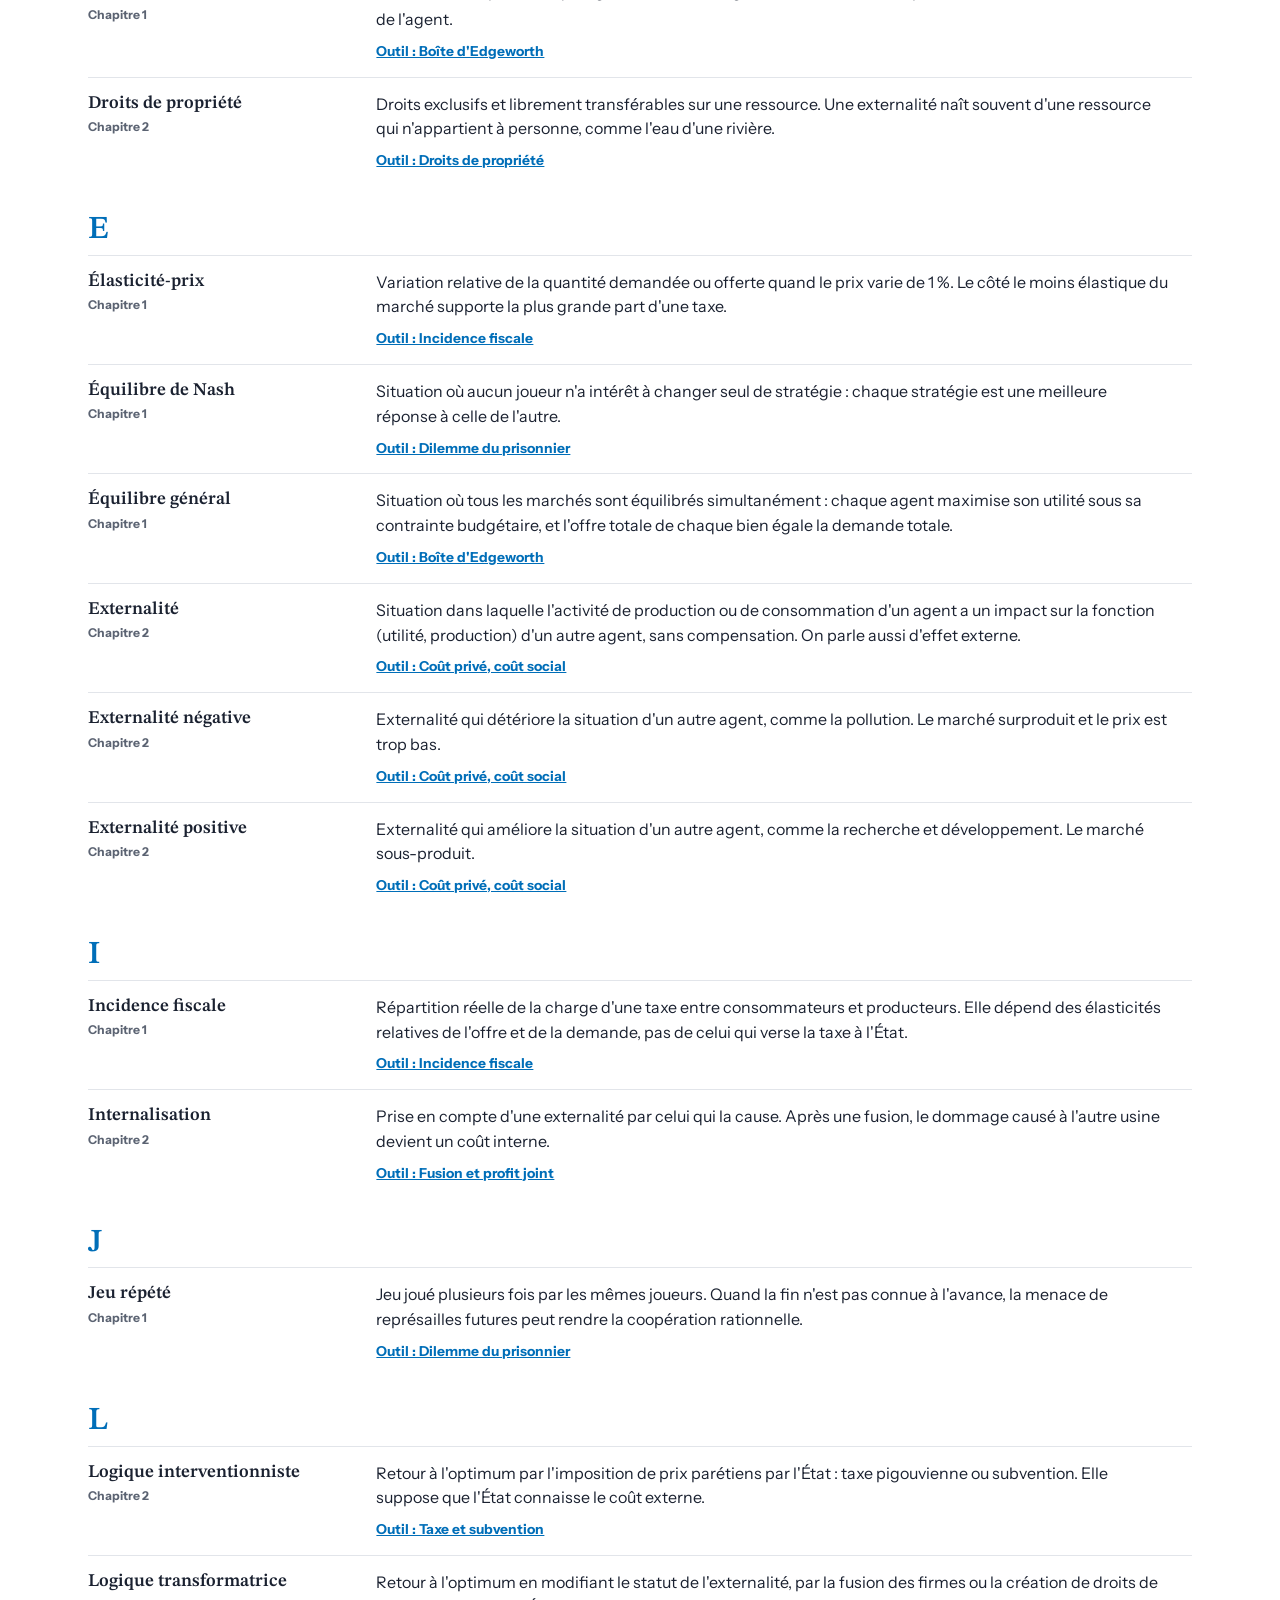
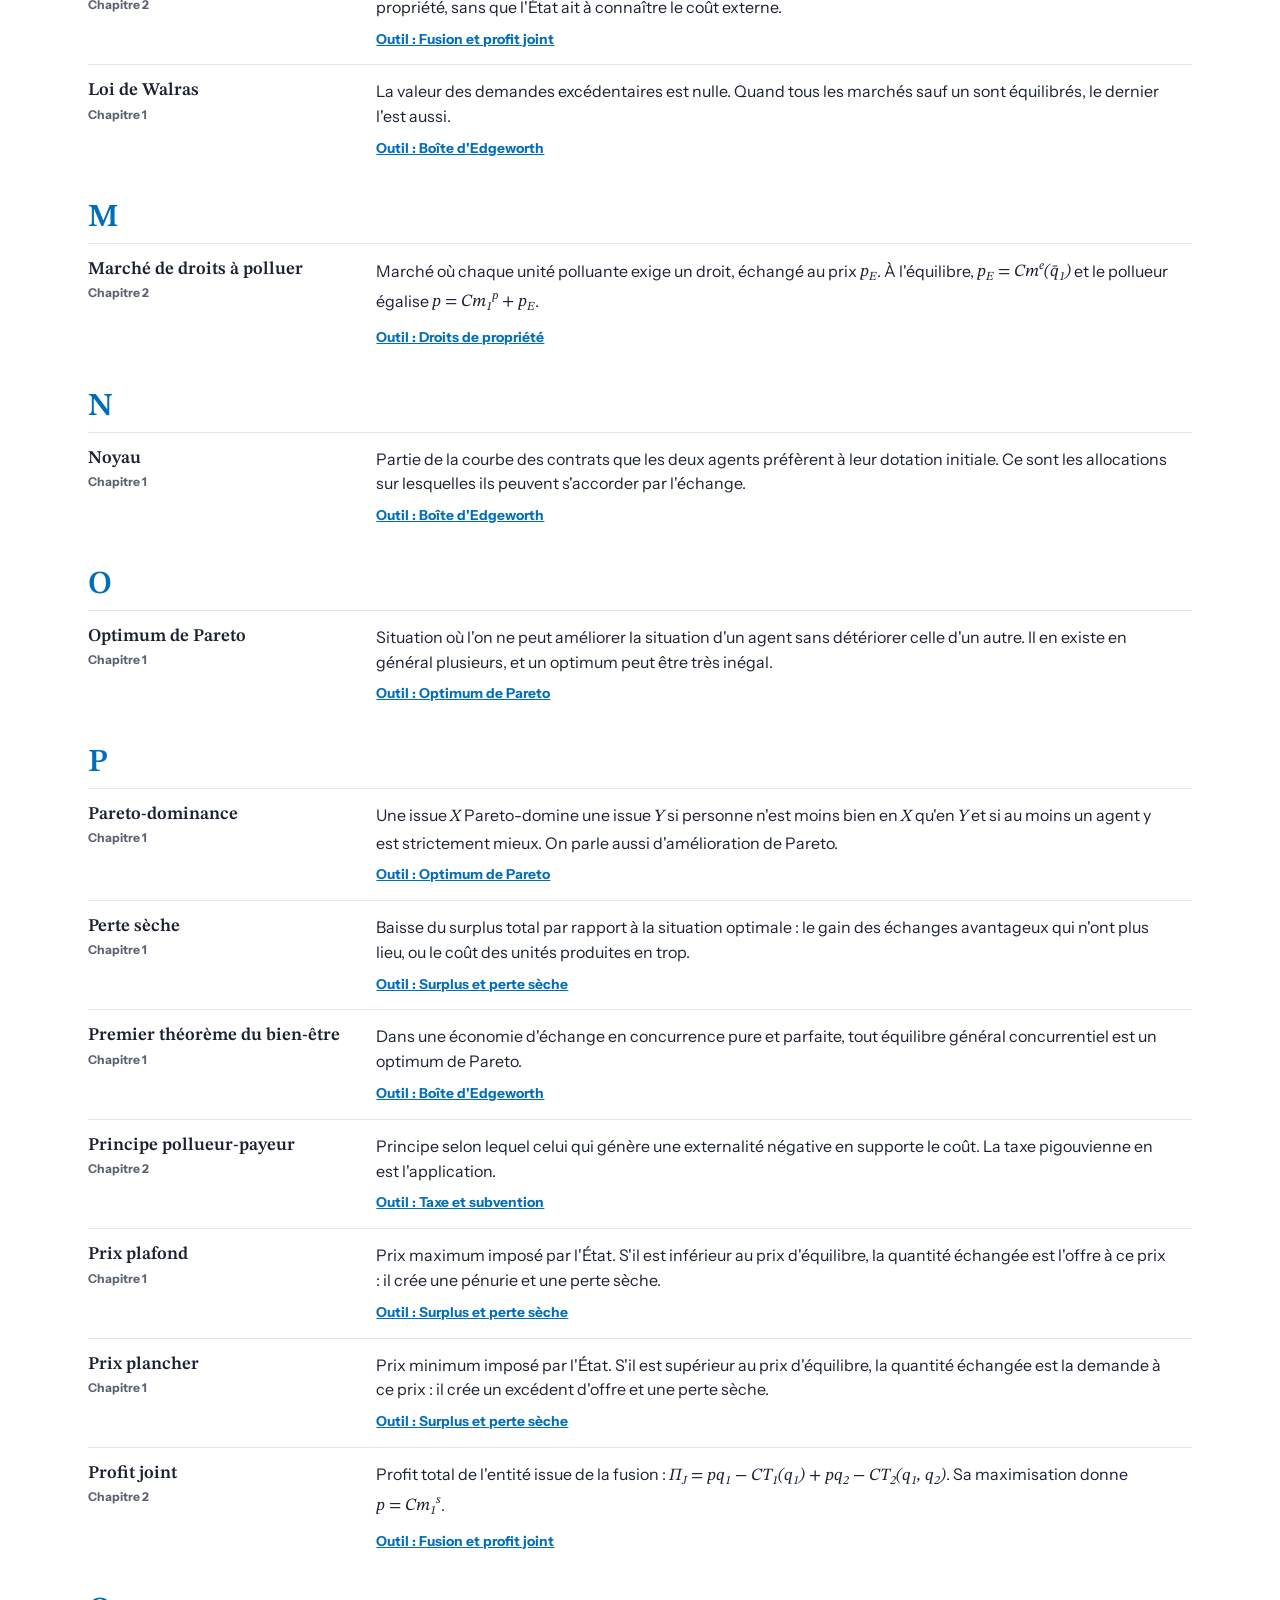
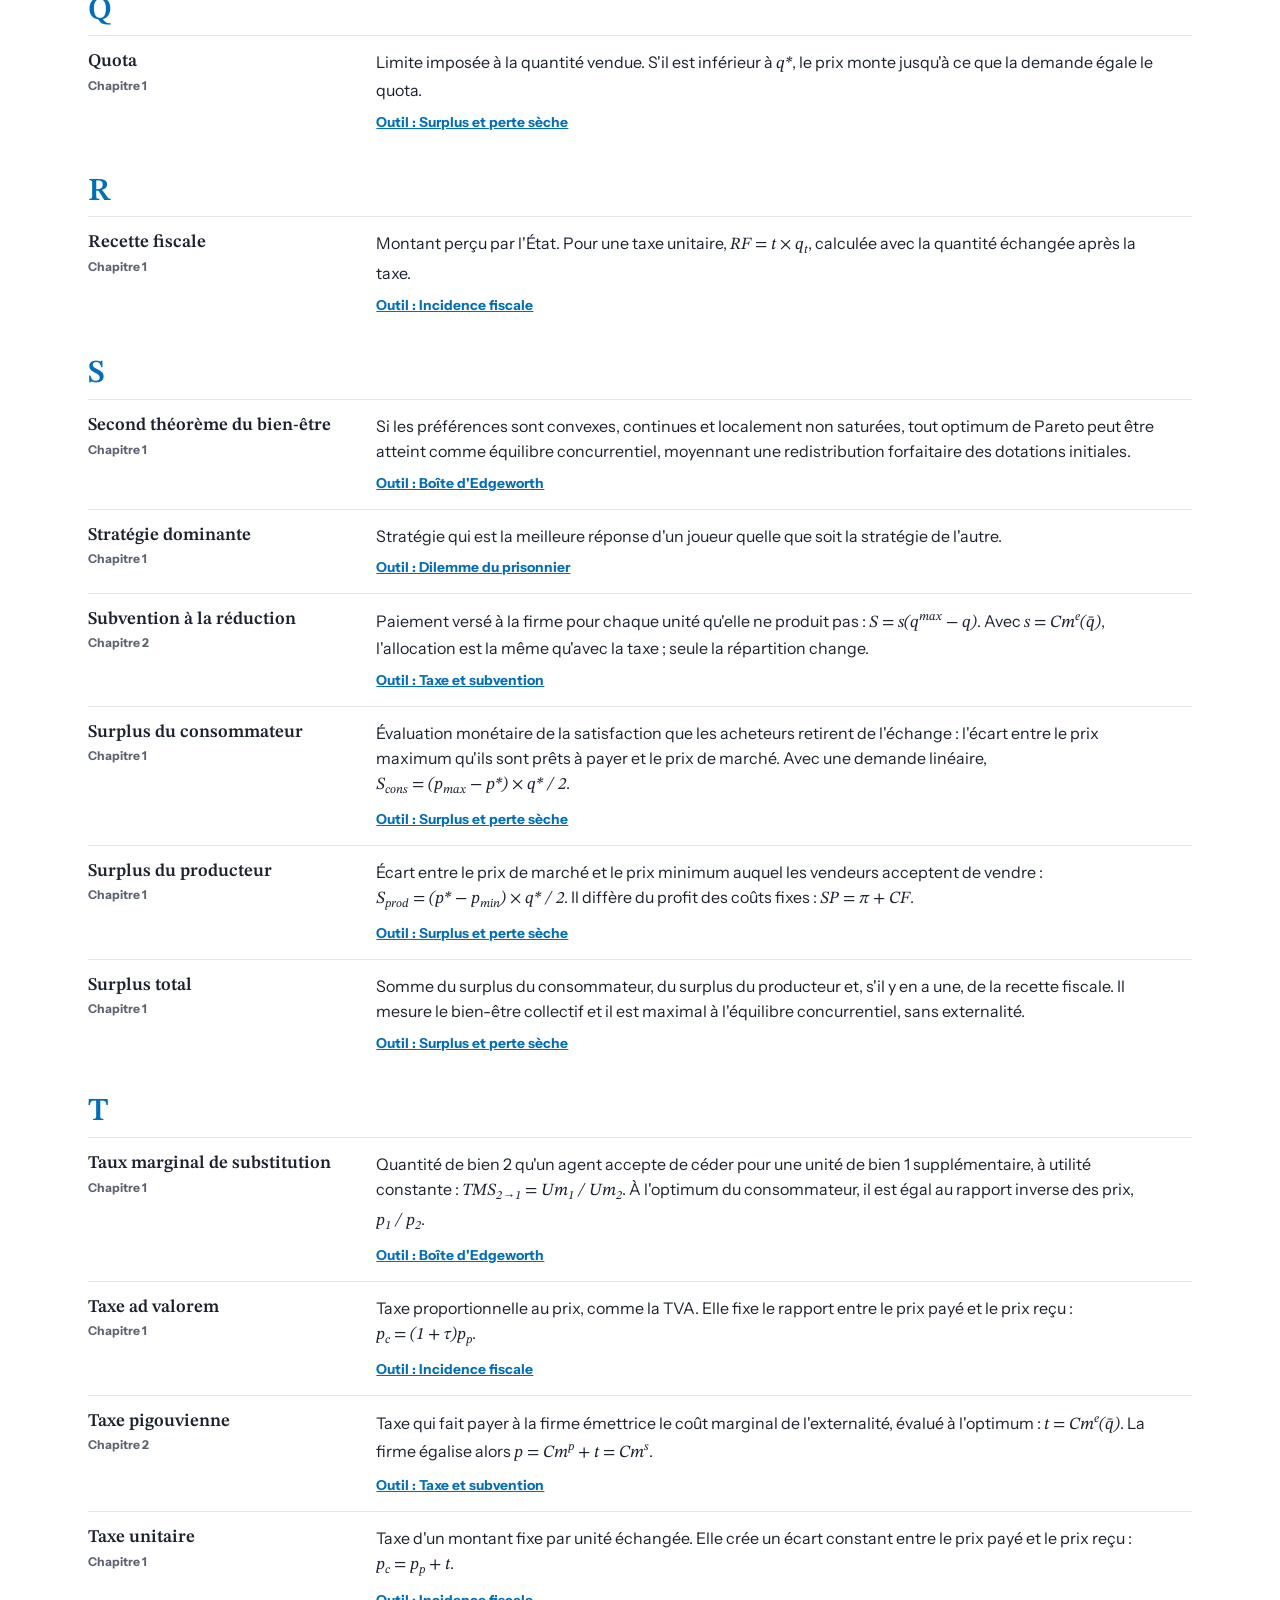
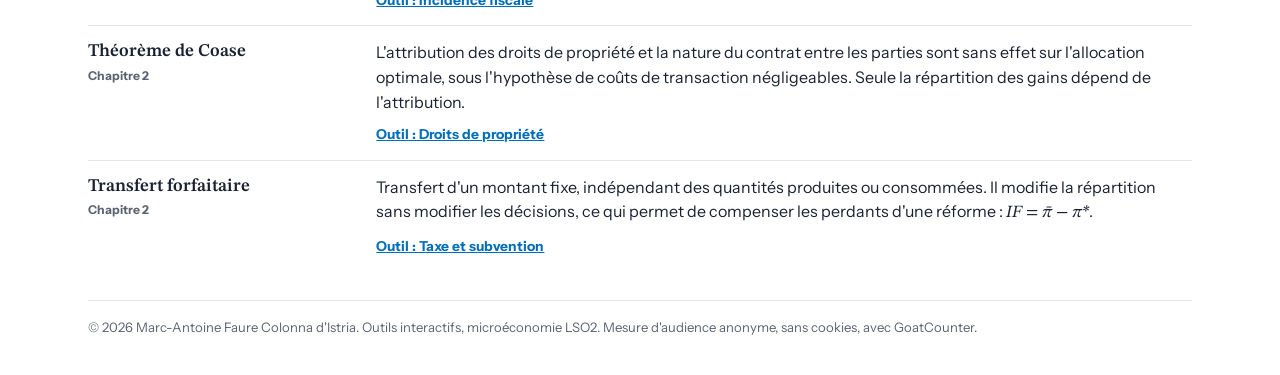
<file: lexique.html>
<!doctype html>
<html lang="fr">
<head>
<meta charset="utf-8">
<meta name="viewport" content="width=device-width, initial-scale=1, viewport-fit=cover">
<title>Lexique – Outils interactifs, microéconomie LSO2</title>
<meta name="author" content="Marc-Antoine Faure Colonna d'Istria">
<link rel="stylesheet" href="style.css">
<script src="commun.js"></script>
<style>
.tools-bar{display:flex;flex-wrap:wrap;gap:10px 16px;align-items:center;margin-bottom:26px;position:sticky;top:0;background:var(--paper);padding:10px 0;z-index:3;border-bottom:1px solid var(--line)}
.tools-bar input{font:inherit;flex:1 1 260px;min-width:0;padding:9px 14px;border:1.5px solid var(--line);border-radius:12px;background:#fff}
.tools-bar input:focus{border-color:var(--ink);outline:none}
.chips{display:flex;flex-wrap:wrap;gap:6px}
.chip{appearance:none;border:1.5px solid var(--line);background:#fff;border-radius:99px;padding:6px 13px;font:inherit;font-size:.86rem;font-weight:600;cursor:pointer}
.chip:hover{border-color:var(--ink)}
.chip[aria-pressed="true"]{background:var(--ink);border-color:var(--ink);color:#fff}
.letters{display:flex;flex-wrap:wrap;gap:2px;margin:-10px 0 24px}
.letters a{font-family:var(--serif);font-weight:600;font-size:1.05rem;padding:2px 8px;border-radius:6px;color:var(--navy);text-decoration:none}
.letters a:hover{background:var(--soft)}
.letter{font-family:var(--serif);font-weight:600;font-size:2rem;color:var(--navy);margin:26px 0 6px;scroll-margin-top:80px}
dl{margin:0}
.entry{display:grid;grid-template-columns:minmax(180px,260px) minmax(0,1fr);gap:4px 28px;padding:14px 0;border-top:1px solid var(--line)}
.entry dt{font-family:var(--serif);font-weight:600;font-size:1.12rem;line-height:1.3}
.entry dt small{display:block;font-family:var(--sans);font-weight:600;font-size:.76rem;color:var(--muted);margin-top:4px}
.entry dd{margin:0;max-width:72ch}
.entry dd p{margin:0 0 6px}
.entry dd a{font-size:.86rem;font-weight:600;color:var(--navy)}
.empty{color:var(--muted);padding:20px 0}
@media (max-width:680px){.entry{grid-template-columns:1fr}}
</style>
</head>
<body>
<div class="wrap">
  <div id="site-nav"></div>
  <header class="top">
    <div>
      <h1>Lexique</h1>
      <p class="lede">Les définitions des notions des deux chapitres, avec un lien vers l'outil qui les met en jeu.</p>
    </div>
  </header>

  <div class="tools-bar">
    <input type="search" id="q" placeholder="Chercher une notion" aria-label="Chercher une notion">
    <div class="chips" role="group" aria-label="Chapitre">
      <button class="chip" data-ch="0" aria-pressed="true">Tout</button>
      <button class="chip" data-ch="1" aria-pressed="false">Chapitre 1</button>
      <button class="chip" data-ch="2" aria-pressed="false">Chapitre 2</button>
    </div>
  </div>
  <nav class="letters" id="letters" aria-label="Lettres"></nav>
  <div id="list"></div>

  <footer>© 2026 Marc-Antoine Faure Colonna d'Istria. Outils interactifs, microéconomie LSO2. Mesure d'audience anonyme, sans cookies, avec GoatCounter.</footer>
</div>

<script>
/* [terme, chapitre, définition (HTML), outil] */
const LEX = [
['Surplus du consommateur', 1, `Évaluation monétaire de la satisfaction que les acheteurs retirent de l'échange : l'écart entre le prix maximum qu'ils sont prêts à payer et le prix de marché. Avec une demande linéaire, ${m('S<sub>cons</sub> = (p<sub>max</sub> − p*) × q* / 2')}.`, 'surplus.html'],
['Surplus du producteur', 1, `Écart entre le prix de marché et le prix minimum auquel les vendeurs acceptent de vendre : ${m('S<sub>prod</sub> = (p* − p<sub>min</sub>) × q* / 2')}. Il diffère du profit des coûts fixes : ${m('SP = π + CF')}.`, 'surplus.html'],
['Surplus total', 1, `Somme du surplus du consommateur, du surplus du producteur et, s'il y en a une, de la recette fiscale. Il mesure le bien-être collectif et il est maximal à l'équilibre concurrentiel, sans externalité.`, 'surplus.html'],
['Perte sèche', 1, `Baisse du surplus total par rapport à la situation optimale : le gain des échanges avantageux qui n'ont plus lieu, ou le coût des unités produites en trop.`, 'surplus.html'],
['Prix plafond', 1, `Prix maximum imposé par l'État. S'il est inférieur au prix d'équilibre, la quantité échangée est l'offre à ce prix : il crée une pénurie et une perte sèche.`, 'surplus.html'],
['Prix plancher', 1, `Prix minimum imposé par l'État. S'il est supérieur au prix d'équilibre, la quantité échangée est la demande à ce prix : il crée un excédent d'offre et une perte sèche.`, 'surplus.html'],
['Quota', 1, `Limite imposée à la quantité vendue. S'il est inférieur à ${m('q*')}, le prix monte jusqu'à ce que la demande égale le quota.`, 'surplus.html'],
['Équilibre général', 1, `Situation où tous les marchés sont équilibrés simultanément : chaque agent maximise son utilité sous sa contrainte budgétaire, et l'offre totale de chaque bien égale la demande totale.`, 'edgeworth.html'],
['Boîte d\'Edgeworth', 1, `Représentation d'une économie d'échange à deux agents et deux biens. Chaque point répartit les quantités totales : la part de A se lit depuis ${m('O<sub>A</sub>')}, celle de B depuis ${m('O<sub>B</sub>')}.`, 'edgeworth.html'],
['Dotation initiale', 1, `Panier dont dispose chaque agent avant l'échange, noté ${m('ω')}. Sa valeur aux prix de marché constitue le revenu de l'agent.`, 'edgeworth.html'],
['Taux marginal de substitution', 1, `Quantité de bien 2 qu'un agent accepte de céder pour une unité de bien 1 supplémentaire, à utilité constante : ${m('TMS<sub>2→1</sub> = Um<sub>1</sub> / Um<sub>2</sub>')}. À l'optimum du consommateur, il est égal au rapport inverse des prix, ${m('p<sub>1</sub> / p<sub>2</sub>')}.`, 'edgeworth.html'],
['Courbe des contrats', 1, `Ensemble des allocations où les courbes d'indifférence des deux agents sont tangentes, ${m('TMS<sup>A</sup> = TMS<sup>B</sup>')} : ce sont les optima de Pareto de la boîte d'Edgeworth.`, 'edgeworth.html'],
['Noyau', 1, `Partie de la courbe des contrats que les deux agents préfèrent à leur dotation initiale. Ce sont les allocations sur lesquelles ils peuvent s'accorder par l'échange.`, 'edgeworth.html'],
['Loi de Walras', 1, `La valeur des demandes excédentaires est nulle. Quand tous les marchés sauf un sont équilibrés, le dernier l'est aussi.`, 'edgeworth.html'],
['Premier théorème du bien-être', 1, `Dans une économie d'échange en concurrence pure et parfaite, tout équilibre général concurrentiel est un optimum de Pareto.`, 'edgeworth.html'],
['Second théorème du bien-être', 1, `Si les préférences sont convexes, continues et localement non saturées, tout optimum de Pareto peut être atteint comme équilibre concurrentiel, moyennant une redistribution forfaitaire des dotations initiales.`, 'edgeworth.html'],
['Optimum de Pareto', 1, `Situation où l'on ne peut améliorer la situation d'un agent sans détériorer celle d'un autre. Il en existe en général plusieurs, et un optimum peut être très inégal.`, 'pareto.html'],
['Pareto-dominance', 1, `Une issue ${m('X')} Pareto-domine une issue ${m('Y')} si personne n'est moins bien en ${m('X')} qu'en ${m('Y')} et si au moins un agent y est strictement mieux. On parle aussi d'amélioration de Pareto.`, 'pareto.html'],
['Taxe unitaire', 1, `Taxe d'un montant fixe par unité échangée. Elle crée un écart constant entre le prix payé et le prix reçu : ${m('p<sub>c</sub> = p<sub>p</sub> + t')}.`, 'fiscalite.html'],
['Taxe ad valorem', 1, `Taxe proportionnelle au prix, comme la TVA. Elle fixe le rapport entre le prix payé et le prix reçu : ${m('p<sub>c</sub> = (1 + τ)p<sub>p</sub>')}.`, 'fiscalite.html'],
['Incidence fiscale', 1, `Répartition réelle de la charge d'une taxe entre consommateurs et producteurs. Elle dépend des élasticités relatives de l'offre et de la demande, pas de celui qui verse la taxe à l'État.`, 'fiscalite.html'],
['Recette fiscale', 1, `Montant perçu par l'État. Pour une taxe unitaire, ${m('RF = t × q<sub>t</sub>')}, calculée avec la quantité échangée après la taxe.`, 'fiscalite.html'],
['Élasticité-prix', 1, `Variation relative de la quantité demandée ou offerte quand le prix varie de 1 %. Le côté le moins élastique du marché supporte la plus grande part d'une taxe.`, 'fiscalite.html'],
['Équilibre de Nash', 1, `Situation où aucun joueur n'a intérêt à changer seul de stratégie : chaque stratégie est une meilleure réponse à celle de l'autre.`, 'dilemme-prisonnier.html'],
['Stratégie dominante', 1, `Stratégie qui est la meilleure réponse d'un joueur quelle que soit la stratégie de l'autre.`, 'dilemme-prisonnier.html'],
['Dilemme du prisonnier', 1, `Jeu où chaque joueur a une stratégie dominante, trahir, mais où l'équilibre de Nash qui en résulte est Pareto-dominé par la coopération mutuelle. La rationalité individuelle ne mène pas à l'efficacité collective.`, 'dilemme-prisonnier.html'],
['Jeu répété', 1, `Jeu joué plusieurs fois par les mêmes joueurs. Quand la fin n'est pas connue à l'avance, la menace de représailles futures peut rendre la coopération rationnelle.`, 'dilemme-prisonnier.html'],
['Externalité', 2, `Situation dans laquelle l'activité de production ou de consommation d'un agent a un impact sur la fonction (utilité, production) d'un autre agent, sans compensation. On parle aussi d'effet externe.`, 'ch2-externalites.html'],
['Externalité négative', 2, `Externalité qui détériore la situation d'un autre agent, comme la pollution. Le marché surproduit et le prix est trop bas.`, 'ch2-externalites.html'],
['Externalité positive', 2, `Externalité qui améliore la situation d'un autre agent, comme la recherche et développement. Le marché sous-produit.`, 'ch2-externalites.html'],
['Défaillance de marché', 2, `Situation où les prix ne guident plus les agents vers l'optimum social : l'équilibre de marché n'est pas un optimum de Pareto. L'externalité en est un exemple.`, 'ch2-externalites.html'],
['Coût marginal privé', 2, `Coût de la dernière unité produite, supporté uniquement par l'entreprise, noté ${m('Cm<sup>p</sup>')}. C'est lui qui guide sa décision de production.`, 'ch2-externalites.html'],
['Coût marginal externe', 2, `Impact monétaire subi par les tiers pour la dernière unité produite, sans compensation : un coût ${m('Cm<sup>e</sup>')} si l'externalité est négative, un bénéfice ${m('Bm')} si elle est positive.`, 'ch2-externalites.html'],
['Coût marginal social', 2, `Coût total de la dernière unité pour la collectivité : ${m('Cm<sup>s</sup> = Cm<sup>p</sup> + Cm<sup>e</sup>')}, ou ${m('Cm<sup>p</sup> − Bm')}. À l'optimum, ${m('p = Cm<sup>s</sup>')}.`, 'ch2-externalites.html'],
['Logique interventionniste', 2, `Retour à l'optimum par l'imposition de prix parétiens par l'État : taxe pigouvienne ou subvention. Elle suppose que l'État connaisse le coût externe.`, 'ch2-pigou.html'],
['Taxe pigouvienne', 2, `Taxe qui fait payer à la firme émettrice le coût marginal de l'externalité, évalué à l'optimum : ${m('t = Cm<sup>e</sup>(q̄)')}. La firme égalise alors ${m('p = Cm<sup>p</sup> + t = Cm<sup>s</sup>')}.`, 'ch2-pigou.html'],
['Principe pollueur-payeur', 2, `Principe selon lequel celui qui génère une externalité négative en supporte le coût. La taxe pigouvienne en est l'application.`, 'ch2-pigou.html'],
['Subvention à la réduction', 2, `Paiement versé à la firme pour chaque unité qu'elle ne produit pas : ${m('S = s(q<sup>max</sup> − q)')}. Avec ${m('s = Cm<sup>e</sup>(q̄)')}, l'allocation est la même qu'avec la taxe ; seule la répartition change.`, 'ch2-pigou.html'],
['Transfert forfaitaire', 2, `Transfert d'un montant fixe, indépendant des quantités produites ou consommées. Il modifie la répartition sans modifier les décisions, ce qui permet de compenser les perdants d'une réforme : ${m('IF = π̄ − π*')}.`, 'ch2-pigou.html'],
['Logique transformatrice', 2, `Retour à l'optimum en modifiant le statut de l'externalité, par la fusion des firmes ou la création de droits de propriété, sans que l'État ait à connaître le coût externe.`, 'ch2-fusion.html'],
['Internalisation', 2, `Prise en compte d'une externalité par celui qui la cause. Après une fusion, le dommage causé à l'autre usine devient un coût interne.`, 'ch2-fusion.html'],
['Profit joint', 2, `Profit total de l'entité issue de la fusion : ${m('Π<sub>J</sub> = pq<sub>1</sub> − CT<sub>1</sub>(q<sub>1</sub>) + pq<sub>2</sub> − CT<sub>2</sub>(q<sub>1</sub>, q<sub>2</sub>)')}. Sa maximisation donne ${m('p = Cm<sub>1</sub><sup>s</sup>')}.`, 'ch2-fusion.html'],
['Contrainte de participation', 2, `Condition pour qu'un agent accepte un accord : gagner au moins autant qu'avant. Pour une fusion, ${m('π<sub>1</sub>* / Π̄<sub>J</sub> ≤ α ≤ 1 − π<sub>2</sub>* / Π̄<sub>J</sub>')}, ce qui suppose ${m('Π̄<sub>J</sub> ≥ π<sub>1</sub>* + π<sub>2</sub>*')}.`, 'ch2-fusion.html'],
['Droits de propriété', 2, `Droits exclusifs et librement transférables sur une ressource. Une externalité naît souvent d'une ressource qui n'appartient à personne, comme l'eau d'une rivière.`, 'ch2-coase.html'],
['Marché de droits à polluer', 2, `Marché où chaque unité polluante exige un droit, échangé au prix ${m('p<sub>E</sub>')}. À l'équilibre, ${m('p<sub>E</sub> = Cm<sup>e</sup>(q̄<sub>1</sub>)')} et le pollueur égalise ${m('p = Cm<sub>1</sub><sup>p</sup> + p<sub>E</sub>')}.`, 'ch2-coase.html'],
['Théorème de Coase', 2, `L'attribution des droits de propriété et la nature du contrat entre les parties sont sans effet sur l'allocation optimale, sous l'hypothèse de coûts de transaction négligeables. Seule la répartition des gains dépend de l'attribution.`, 'ch2-coase.html'],
['Coûts de transaction', 2, `Coûts de la négociation, de la rédaction des contrats et de leur contrôle. Quand ils sont élevés, des échanges avantageux n'ont pas lieu et l'attribution des droits détermine l'allocation.`, 'ch2-coase.html'],
];
(() => {
  const titre = f => SITE.chapitres.flatMap(c => c.pages).find(p => p[0] === f)[1];
  const norm = s => s.normalize('NFD').replace(/[̀-ͯ]/g, '').toLowerCase();
  const strip = h => h.replace(/<[^>]+>/g, '');
  const st = { ch: 0, q: '' };
  const sorted = [...LEX].sort((a, b) => a[0].localeCompare(b[0], 'fr'));
  function render() {
    const q = norm(st.q.trim());
    const items = sorted.filter(e => (!st.ch || e[1] === st.ch) && (!q || norm(e[0] + ' ' + strip(e[2])).includes(q)));
    const groups = {};
    items.forEach(e => { const L = norm(e[0])[0].toUpperCase(); (groups[L] = groups[L] || []).push(e); });
    const Ls = Object.keys(groups);
    $('#letters').innerHTML = Ls.map(L => `<a href="#l-${L}">${L}</a>`).join('');
    $('#list').innerHTML = Ls.length ? Ls.map(L => `<h2 class="letter" id="l-${L}">${L}</h2><dl>${groups[L].map(e =>
      `<div class="entry"><dt>${e[0]}<small>Chapitre ${e[1]}</small></dt><dd><p>${e[2]}</p><a href="${e[3]}">Outil : ${titre(e[3])}</a></dd></div>`).join('')}</dl>`).join('')
      : '<p class="empty">Aucune notion ne correspond à cette recherche.</p>';
  }
  $('#q').addEventListener('input', e => { st.q = e.target.value; render(); });
  document.querySelectorAll('[data-ch]').forEach(b => b.addEventListener('click', () => {
    st.ch = +b.dataset.ch; document.querySelectorAll('[data-ch]').forEach(x => x.setAttribute('aria-pressed', String(x === b))); render();
  }));
  render();
})();
</script>
</body>
</html>
</file>
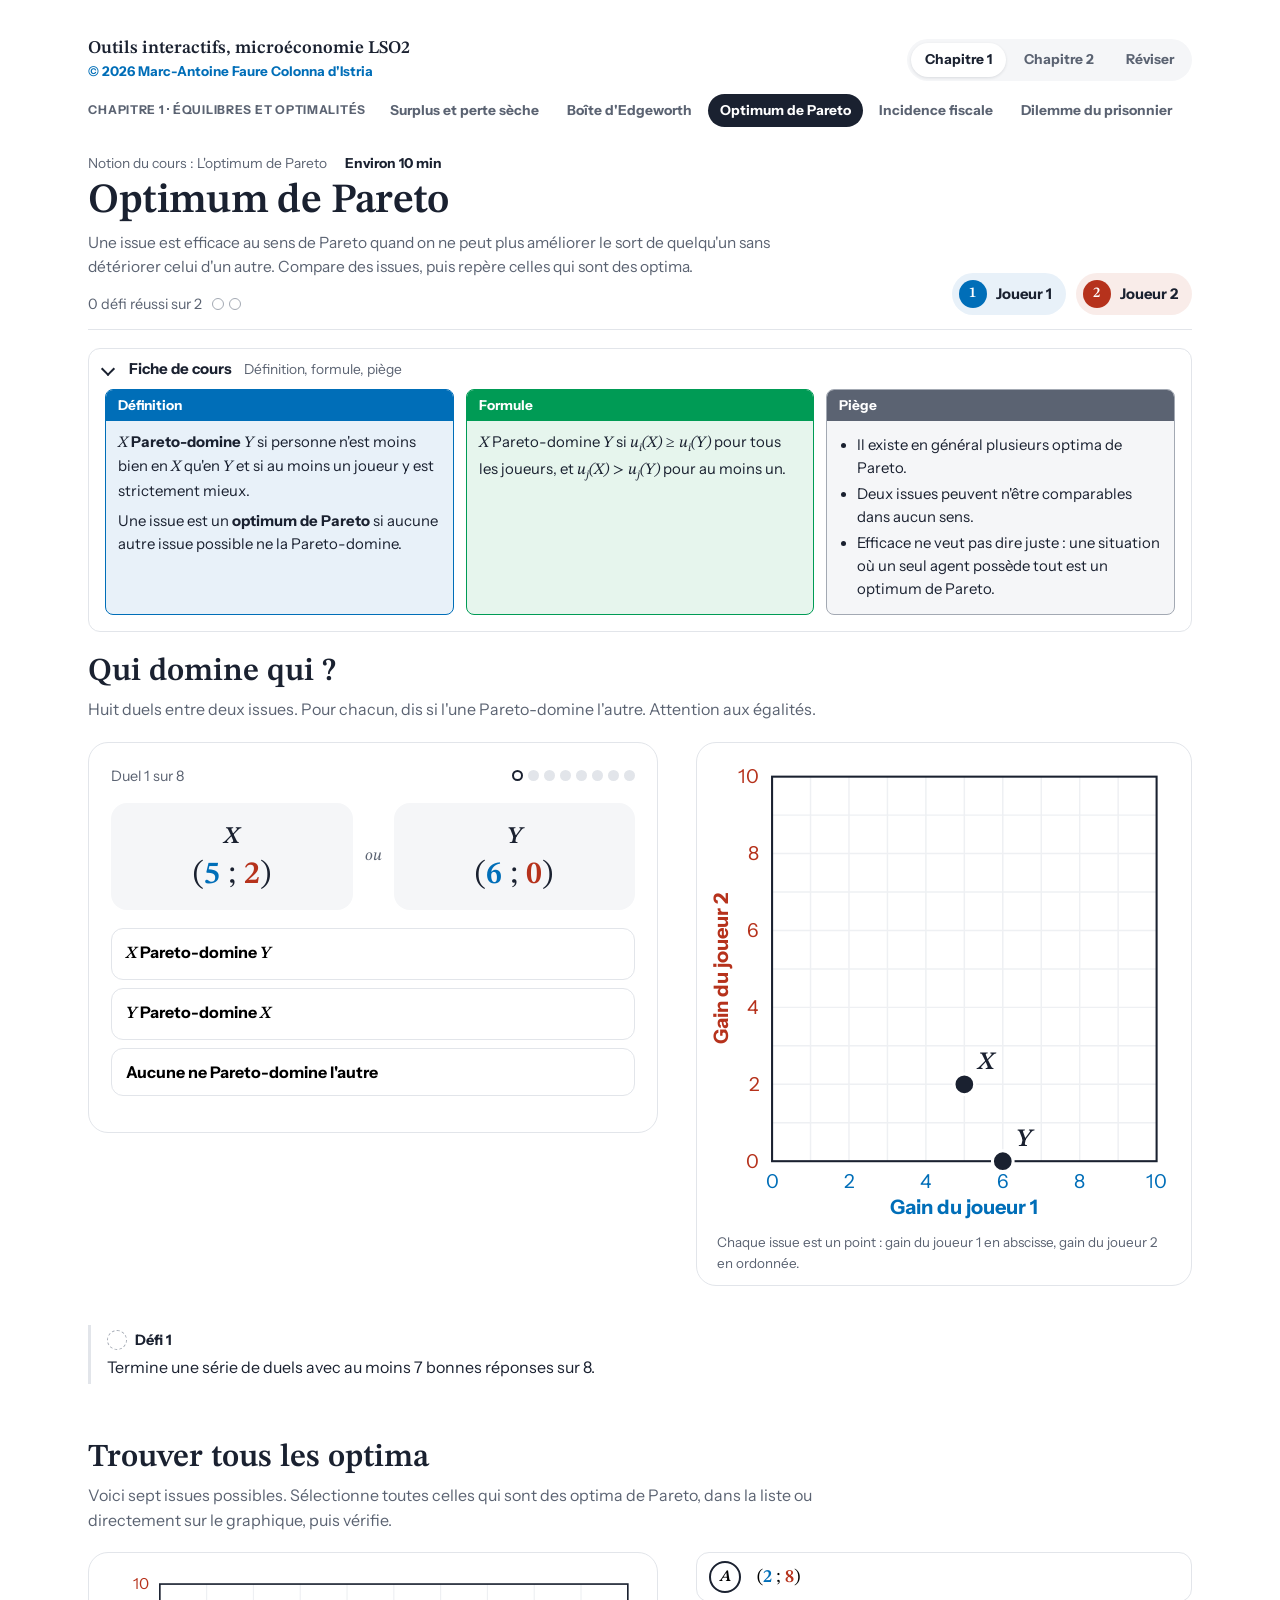
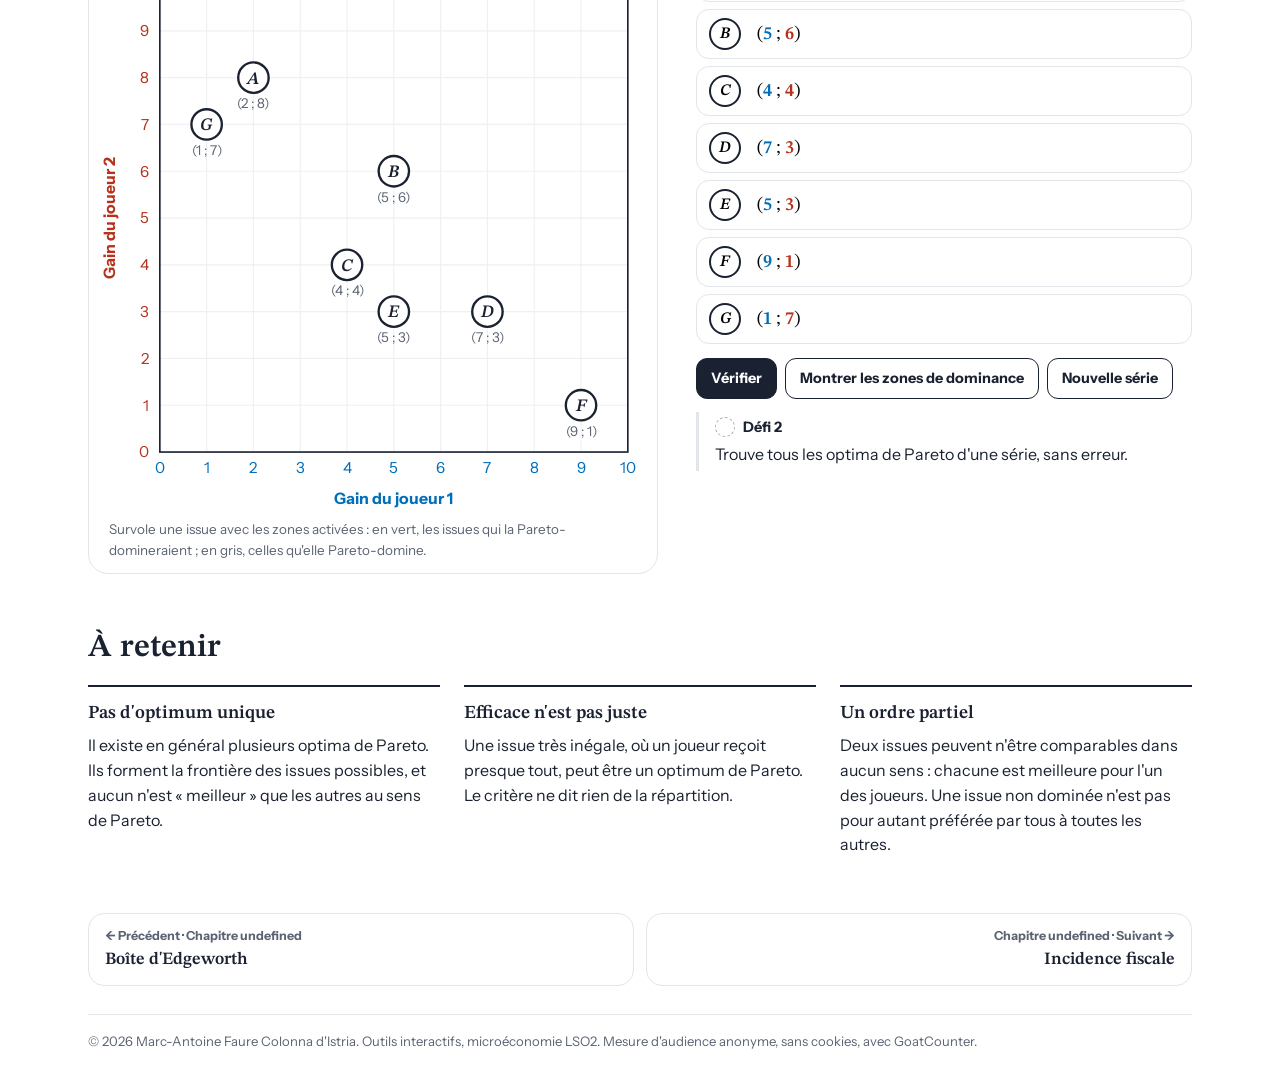
<file: pareto.html>
<!doctype html>
<html lang="fr">
<head>
<meta charset="utf-8">
<meta name="viewport" content="width=device-width, initial-scale=1, viewport-fit=cover">
<title>Optimum de Pareto – Outils interactifs, microéconomie LSO2</title>
<meta name="author" content="Marc-Antoine Faure Colonna d'Istria">
<link rel="stylesheet" href="style.css">
<script src="commun.js"></script>
<style>
.p1{color:var(--navy);font-weight:600}.p2{color:var(--brick);font-weight:600}

.players{display:flex;gap:10px;flex-wrap:wrap}
.pl{display:flex;align-items:center;gap:9px;padding:7px 14px 7px 7px;border-radius:99px;background:var(--navy-soft);font-weight:600;font-size:.92rem}
.pl.b{background:var(--brick-soft)}
.pl i{width:28px;height:28px;border-radius:50%;background:var(--navy);color:#fff;display:grid;place-items:center;font-style:normal;font-family:var(--serif);font-weight:600}
.pl.b i{background:var(--brick)}
.defs{display:grid;grid-template-columns:1fr 1fr;gap:18px;margin-bottom:44px}
.def{padding:4px 0 4px 18px;border-left:3px solid var(--ink)}
.def.g{border-left-color:var(--forest)}
.def h3{font-family:var(--serif);font-weight:600;font-size:1.25rem;margin:0 0 6px}
.def p{margin:0;max-width:60ch}
.grid2{display:grid;grid-template-columns:minmax(0,1.15fr) minmax(0,1fr);gap:clamp(20px,3vw,40px);align-items:start}
.qcard{border:1px solid var(--line);border-radius:20px;padding:22px}
.qhead{display:flex;justify-content:space-between;align-items:center;margin-bottom:16px;font-size:.9rem;color:var(--muted)}
.qdots{display:flex;gap:5px}
.qdots i{width:11px;height:11px;border-radius:50%;background:var(--line)}
.qdots i.ok{background:var(--forest)}.qdots i.ko{background:var(--brick)}.qdots i.cur{background:#fff;border:2px solid var(--ink)}
.duel{display:grid;grid-template-columns:1fr auto 1fr;gap:12px;align-items:center;margin-bottom:18px}
.iss{border-radius:16px;background:var(--soft);padding:16px;text-align:center}
.iss .n{font-family:var(--serif);font-style:italic;font-weight:600;font-size:1.5rem}
.iss .v{font-family:var(--serif);font-size:2rem;line-height:1.2}
.vs{font-family:var(--serif);font-style:italic;color:var(--muted)}
.choices{display:grid;gap:8px}
.choice{appearance:none;border:1.5px solid var(--line);background:#fff;border-radius:12px;padding:11px 14px;font:inherit;font-weight:600;text-align:left;cursor:pointer;transition:border-color .2s,background .2s}
.choice:hover:not(:disabled){border-color:var(--ink)}
.choice:disabled{cursor:default}
.choice.right{border-color:var(--forest);background:var(--forest-soft);color:var(--forest-ink)}
.choice.wrong{border-color:var(--brick);background:var(--brick-soft);color:var(--brick)}
.fb{margin-top:14px;padding:12px 14px;border-radius:12px;background:var(--soft);font-size:.95rem}
.fb.ok{background:var(--forest-soft)}.fb.ko{background:var(--brick-soft)}
.btn.ghost[aria-pressed="true"]{background:var(--forest-soft);border-color:var(--forest);color:var(--forest-ink)}
.btns{display:flex;flex-wrap:wrap;gap:8px;margin-top:14px}
.planecard{border:1px solid var(--line);border-radius:20px;padding:10px}
svg.plane{display:block;width:100%;height:auto;user-select:none}
svg text{font-family:var(--sans);font-size:13px}
svg .at{font-weight:600;font-size:13.5px}
svg .gl{stroke:#EEF0F3}
svg .pt{cursor:pointer}
svg .pt text.l{font-family:var(--serif);font-style:italic;font-weight:600;font-size:15px;pointer-events:none}
svg .pt text.c{font-size:11.5px;fill:var(--muted);pointer-events:none}
.caption{font-size:.84rem;color:var(--muted);padding:6px 10px 2px}
.list{display:grid;gap:7px}
.issue{appearance:none;display:grid;grid-template-columns:36px 1fr auto;align-items:center;gap:12px;border:1.5px solid var(--line);background:#fff;border-radius:13px;padding:8px 12px;font:inherit;text-align:left;cursor:pointer;transition:border-color .2s,background .2s}
.issue:hover{border-color:var(--faint)}
.issue .lt{width:32px;height:32px;border-radius:50%;border:2px solid var(--ink);display:grid;place-items:center;font-family:var(--serif);font-style:italic;font-weight:600}
.issue.sel .lt{background:var(--ink);color:#fff}
.issue .v{font-family:var(--serif);font-size:1.15rem}
.issue .s{font-size:.8rem;color:var(--muted);text-align:right}
.issue.good{border-color:#A9DCC0;background:var(--forest-soft)}
.issue.good .lt{background:var(--forest);border-color:var(--forest);color:#fff}
.issue.bad{border-color:#E6B3AA;background:var(--brick-soft)}
.issue.bad .lt{border-color:var(--brick);color:var(--brick);background:#fff}
.issue.bad.sel .lt{background:var(--brick);color:#fff}
.issue.dim .lt{border-color:var(--faint);color:var(--muted)}
.issue.dim{color:var(--muted)}
.result{margin-top:14px;padding:12px 14px;border-radius:12px;font-size:.95rem;background:var(--soft)}
.result.ok{background:var(--forest-soft)}.result.ko{background:var(--brick-soft)}
.keep{display:grid;grid-template-columns:repeat(3,1fr);gap:24px}
.keep div{border-top:2px solid var(--ink);padding-top:12px}
.keep h3{font-family:var(--serif);font-weight:600;font-size:1.15rem;margin:0 0 6px}
.keep p{margin:0;color:var(--ink)}
@media (max-width:880px){.grid2,.defs,.keep{grid-template-columns:1fr}}
</style>
</head>
<body>
<div class="wrap">
  <div id="site-nav"></div>
  <header class="top">
    <div>
      <h1>Optimum de Pareto</h1>
      <p class="lede">Une issue est efficace au sens de Pareto quand on ne peut plus améliorer le sort de quelqu'un sans détériorer celui d'un autre. Compare des issues, puis repère celles qui sont des optima.</p>
      <div class="score" style="margin-top:14px"><span id="scoreTxt"></span><span class="dots" id="dots"></span></div>
    </div>
    <div class="players">
      <span class="pl"><i>1</i>Joueur 1</span>
      <span class="pl b"><i>2</i>Joueur 2</span>
    </div>
  </header>
  <details class="fiche" open>
    <summary>Fiche de cours <small>Définition, formule, piège</small></summary>
    <div class="fiche-grid">
      <div class="fbox"><div class="ft">Définition</div><div class="fc"><p><span class="m">X</span> <b>Pareto-domine</b> <span class="m">Y</span> si personne n'est moins bien en <span class="m">X</span> qu'en <span class="m">Y</span> et si au moins un joueur y est strictement mieux.</p><p>Une issue est un <b>optimum de Pareto</b> si aucune autre issue possible ne la Pareto-domine.</p></div></div>
      <div class="fbox form"><div class="ft">Formule</div><div class="fc"><p><span class="m">X</span> Pareto-domine <span class="m">Y</span> si <span class="m">u<sub>i</sub>(X) ≥ u<sub>i</sub>(Y)</span> pour tous les joueurs, et <span class="m">u<sub>j</sub>(X) > u<sub>j</sub>(Y)</span> pour au moins un.</p></div></div>
      <div class="fbox warn"><div class="ft">Piège</div><div class="fc"><ul><li>Il existe en général plusieurs optima de Pareto.</li><li>Deux issues peuvent n'être comparables dans aucun sens.</li><li>Efficace ne veut pas dire juste : une situation où un seul agent possède tout est un optimum de Pareto.</li></ul></div></div>
    </div>
  </details>

  <!-- Bloc 1 -->
  <section class="block" id="b1">
    <h2>Qui domine qui ?</h2>
    <p class="intro">Huit duels entre deux issues. Pour chacun, dis si l'une Pareto-domine l'autre. Attention aux égalités.</p>
    <div class="grid2">
      <div class="qcard" id="qcard">
        <div class="qhead"><span id="qnum"></span><span class="qdots" id="qdots"></span></div>
        <div class="duel">
          <div class="iss"><div class="n">X</div><div class="v" id="qx"></div></div>
          <div class="vs">ou</div>
          <div class="iss"><div class="n">Y</div><div class="v" id="qy"></div></div>
        </div>
        <div class="choices">
          <button class="choice" data-a="X"><span class="m">X</span> Pareto-domine <span class="m">Y</span></button>
          <button class="choice" data-a="Y"><span class="m">Y</span> Pareto-domine <span class="m">X</span></button>
          <button class="choice" data-a="none">Aucune ne Pareto-domine l'autre</button>
        </div>
        <div class="fb" id="qfb" hidden aria-live="polite"></div>
        <div class="btns"><button class="btn" id="qnext" hidden>Duel suivant</button></div>
      </div>
      <div class="planecard">
        <svg class="plane" id="mini" aria-label="Position des deux issues"></svg>
        <div class="caption" id="minicap">Chaque issue est un point : gain du joueur 1 en abscisse, gain du joueur 2 en ordonnée.</div>
      </div>
      <div class="defi" id="d0" style="grid-column:1"><div class="lab"><span class="ic"></span>Défi 1</div><div>Termine une série de duels avec au moins 7 bonnes réponses sur 8.</div><div class="fb"><b>Défi réussi.</b> Le réflexe à garder : comparer les gains joueur par joueur, et ne conclure à la dominance que si personne n'y perd.</div></div>
    </div>
  </section>

  <!-- Bloc 2 -->
  <section class="block" id="b2">
    <h2>Trouver tous les optima</h2>
    <p class="intro">Voici sept issues possibles. Sélectionne toutes celles qui sont des optima de Pareto, dans la liste ou directement sur le graphique, puis vérifie.</p>
    <div class="grid2">
      <div class="planecard">
        <svg class="plane" id="plane" aria-label="Issues possibles dans le plan des gains"></svg>
        <div class="caption" id="planecap">Survole une issue avec les zones activées : en vert, les issues qui la Pareto-domineraient ; en gris, celles qu'elle Pareto-domine.</div>
      </div>
      <div>
        <div class="list" id="list"></div>
        <div class="btns">
          <button class="btn" id="verify">Vérifier</button>
          <button class="btn ghost" id="zones" aria-pressed="false">Montrer les zones de dominance</button>
          <button class="btn ghost" id="newset">Nouvelle série</button>
        </div>
        <div class="result" id="result" hidden aria-live="polite"></div>
        <p class="small" id="streak" style="margin-top:12px"></p>
        <div class="defi" id="d1"><div class="lab"><span class="ic"></span>Défi 2</div><div>Trouve tous les optima de Pareto d'une série, sans erreur.</div><div class="fb"><b>Défi réussi.</b> Une issue est un optimum dès qu'aucune autre ne donne au moins autant à chacun, avec un gain strict pour l'un.</div></div>
      </div>
    </div>
  </section>

  <section class="block">
    <h2>À retenir</h2>
    <div class="keep" style="margin-top:18px">
      <div><h3>Pas d'optimum unique</h3><p>Il existe en général plusieurs optima de Pareto. Ils forment la frontière des issues possibles, et aucun n'est « meilleur » que les autres au sens de Pareto.</p></div>
      <div><h3>Efficace n'est pas juste</h3><p>Une issue très inégale, où un joueur reçoit presque tout, peut être un optimum de Pareto. Le critère ne dit rien de la répartition.</p></div>
      <div><h3>Un ordre partiel</h3><p>Deux issues peuvent n'être comparables dans aucun sens : chacune est meilleure pour l'un des joueurs. Une issue non dominée n'est pas pour autant préférée par tous à toutes les autres.</p></div>
    </div>
  </section>

  <div id="site-pager"></div>
  <footer>© 2026 Marc-Antoine Faure Colonna d'Istria. Outils interactifs, microéconomie LSO2. Mesure d'audience anonyme, sans cookies, avec GoatCounter.</footer>
</div>

<script>
(() => {
  const D = Defis(2);
  const C = { navy:'#006EB8', brick:'#B6321C', forest:'#009B55', ink:'#1A2130', muted:'#5B6372', faint:'#A3A9B3' };
  const $ = s => document.querySelector(s);
  const rnd = (a, b) => a + Math.floor(Math.random() * (b - a + 1));
  const shuffle = a => { for (let i = a.length - 1; i > 0; i--) { const j = Math.floor(Math.random() * (i + 1)); [a[i], a[j]] = [a[j], a[i]]; } return a; };
  const pay = (a, b) => `(<span class="p1">${a}</span> ; <span class="p2">${b}</span>)`;
  const dom = (x, y) => x.a >= y.a && x.b >= y.b && (x.a > y.a || x.b > y.b);
  const reduce = window.matchMedia('(prefers-reduced-motion: reduce)').matches;
  const pop = el => { if (reduce) return; el.classList.remove('pop'); void el.offsetWidth; el.classList.add('pop'); };

  /* ---------- Plan des gains ---------- */
  function planeFrame(size, ml, mt, unit) {
    const W = ml + unit * 10 + 16, H = mt + unit * 10 + ml;
    const X = a => ml + a * unit, Y = b => mt + (10 - b) * unit;
    let s = '';
    for (let i = 1; i < 10; i++) s += `<line class="gl" x1="${X(i)}" y1="${Y(10)}" x2="${X(i)}" y2="${Y(0)}"/><line class="gl" x1="${X(0)}" y1="${Y(i)}" x2="${X(10)}" y2="${Y(i)}"/>`;
    s += `<rect x="${X(0)}" y="${Y(10)}" width="${unit * 10}" height="${unit * 10}" fill="none" stroke="${C.ink}" stroke-width="1.4"/>`;
    for (let i = 0; i <= 10; i += (size === 'mini' ? 2 : 1)) {
      s += `<text x="${X(i)}" y="${Y(0) + 18}" text-anchor="middle" fill="${C.navy}">${i}</text>`;
      s += `<text x="${X(0) - 9}" y="${Y(i) + 4.5}" text-anchor="end" fill="${C.brick}">${i}</text>`;
    }
    s += `<text class="at" x="${X(5)}" y="${H - 8}" text-anchor="middle" fill="${C.navy}">Gain du joueur 1</text>`;
    s += `<text class="at" transform="translate(14 ${Y(5)}) rotate(-90)" text-anchor="middle" fill="${C.brick}">Gain du joueur 2</text>`;
    return { W, H, X, Y, s };
  }

  /* ---------- Bloc 1 : duels ---------- */
  function genQ(type) {
    const y = { a: rnd(1, 7), b: rnd(1, 7) };
    let x;
    if (type === 'strict') x = { a: y.a + rnd(1, 3), b: y.b + rnd(1, 3) };
    else if (type === 'weak') x = Math.random() < .5 ? { a: y.a, b: y.b + rnd(1, 3) } : { a: y.a + rnd(1, 3), b: y.b };
    else if (type === 'incomp') x = Math.random() < .5 ? { a: y.a + rnd(1, 3), b: y.b - rnd(1, Math.min(3, y.b)) } : { a: y.a - rnd(1, Math.min(3, y.a)), b: y.b + rnd(1, 3) };
    else x = { ...y };
    let X = x, Y = y, ans = (type === 'strict' || type === 'weak') ? 'X' : 'none';
    if (Math.random() < .5) { X = y; Y = x; if (ans === 'X') ans = 'Y'; }
    return { X, Y, ans, type };
  }
  let Q, qi, qAns;
  function newQuiz() {
    Q = shuffle(['strict', 'strict', 'weak', 'weak', 'incomp', 'incomp', 'incomp', 'same']).map(genQ);
    qi = 0; qAns = [];
    showQ();
  }
  function showQ() {
    const q = Q[qi];
    $('#qnum').textContent = `Duel ${qi + 1} sur ${Q.length}`;
    $('#qdots').innerHTML = Q.map((_, i) => `<i class="${i < qAns.length ? (qAns[i] ? 'ok' : 'ko') : i === qi ? 'cur' : ''}"></i>`).join('');
    $('#qx').innerHTML = pay(q.X.a, q.X.b); $('#qy').innerHTML = pay(q.Y.a, q.Y.b);
    document.querySelectorAll('.choice').forEach(b => { b.disabled = false; b.className = 'choice'; });
    $('#qfb').hidden = true; $('#qnext').hidden = true;
    drawMini(false);
  }
  function explain(q) {
    const { X, Y } = q, c = (u, v) => u > v ? '&gt;' : u < v ? '&lt;' : '=';
    const cmp = `Joueur 1 : <span class="p1">${X.a} ${c(X.a, Y.a)} ${Y.a}</span> ; joueur 2 : <span class="p2">${X.b} ${c(X.b, Y.b)} ${Y.b}</span>.`;
    if (q.type === 'same') return `Les deux issues donnent exactement les mêmes gains. Aucune n'améliore le sort de quiconque, donc aucune ne Pareto-domine l'autre.`;
    if (q.ans === 'none') return `${cmp} Chaque issue est meilleure pour l'un des joueurs : elles ne sont pas comparables au sens de Pareto.`;
    const D = q.ans, O = D === 'X' ? 'Y' : 'X';
    return `${cmp} En ${D}, personne n'est moins bien et au moins un joueur est strictement mieux : <b>${D} Pareto-domine ${O}</b>.` + (q.type === 'weak' ? ' L\'égalité pour l\'un des joueurs ne gêne pas.' : '');
  }
  document.querySelectorAll('.choice').forEach(b => b.addEventListener('click', () => {
    const q = Q[qi], ok = b.dataset.a === q.ans;
    qAns.push(ok);
    document.querySelectorAll('.choice').forEach(o => { o.disabled = true; if (o.dataset.a === q.ans) o.classList.add('right'); });
    if (!ok) b.classList.add('wrong');
    const fb = $('#qfb'); fb.hidden = false; fb.className = 'fb ' + (ok ? 'ok' : 'ko');
    fb.innerHTML = `<b>${ok ? 'Exact.' : 'Pas tout à fait.'}</b> ${explain(q)}`;
    if (ok) pop($('#qcard'));
    $('#qdots').innerHTML = Q.map((_, i) => `<i class="${i < qAns.length ? (qAns[i] ? 'ok' : 'ko') : ''}"></i>`).join('');
    const nx = $('#qnext'); nx.hidden = false;
    if (qi === Q.length - 1) {
      const n = qAns.filter(Boolean).length;
      if (n >= 7) D.win(0);
      fb.innerHTML += `<div style="margin-top:8px"><b>Score : ${n} sur ${Q.length}.</b> ${n === Q.length ? 'Sans faute.' : n >= 6 ? 'Très bien.' : 'Relis la définition et retente une série.'}</div>`;
      nx.textContent = 'Nouvelle série de duels';
    } else nx.textContent = 'Duel suivant';
    drawMini(true);
  }));
  $('#qnext').addEventListener('click', () => { if (qi === Q.length - 1) newQuiz(); else { qi++; showQ(); } });

  function drawMini(reveal) {
    const q = Q[qi], f = planeFrame('mini', 44, 16, 26), svg = $('#mini');
    svg.setAttribute('viewBox', `0 0 ${f.W} ${f.H}`);
    let sh = '';
    const ne = (p, op) => `<rect x="${f.X(p.a)}" y="${f.Y(10)}" width="${f.X(10) - f.X(p.a)}" height="${f.Y(p.b) - f.Y(10)}" fill="${C.forest}" fill-opacity="${op}" stroke="${C.forest}" stroke-width="1.5" stroke-dasharray="4 3"/>`;
    let cap = 'Chaque issue est un point : gain du joueur 1 en abscisse, gain du joueur 2 en ordonnée.';
    if (reveal) {
      if (q.ans === 'X') { sh = ne(q.Y, .14); cap = 'La zone verte contient les issues qui Pareto-dominent Y, bord compris : X s\'y trouve.'; }
      else if (q.ans === 'Y') { sh = ne(q.X, .14); cap = 'La zone verte contient les issues qui Pareto-dominent X, bord compris : Y s\'y trouve.'; }
      else if (q.type === 'same') { sh = ne(q.X, .1); cap = 'Les deux points sont confondus : aucun n\'est strictement mieux pour qui que ce soit.'; }
      else { sh = ne(q.X, .08) + ne(q.Y, .08); cap = 'Aucun point n\'est dans la zone de dominance de l\'autre : les issues ne sont pas comparables.'; }
    }
    const pt = (p, n, dx) => `<circle cx="${f.X(p.a)}" cy="${f.Y(p.b)}" r="7" fill="${C.ink}" stroke="#fff" stroke-width="2"/><text x="${f.X(p.a) + dx}" y="${f.Y(p.b) - 10}" text-anchor="${dx < 0 ? 'end' : 'start'}" style="font-family:var(--serif);font-style:italic;font-weight:600;font-size:17px;paint-order:stroke;stroke:#fff;stroke-width:4px" fill="${C.ink}">${n}</text>`;
    const same = q.X.a === q.Y.a && q.X.b === q.Y.b;
    svg.innerHTML = f.s + sh + pt(q.X, same ? 'X = Y' : 'X', 9) + (same ? '' : pt(q.Y, 'Y', q.Y.a >= q.X.a ? 9 : -9));
    $('#minicap').textContent = cap;
  }

  /* ---------- Bloc 2 : trouver les optima ---------- */
  const LET = 'ABCDEFG';
  let set, sel, verified = false, zonesOn = false, hover = null, wins = 0;
  const first = [[2, 8], [5, 6], [4, 4], [7, 3], [5, 3], [9, 1], [1, 7]];
  function makeSet(pairs) { return pairs.map((p, i) => ({ id: LET[i], a: p[0], b: p[1] })); }
  function genSet() {
    for (let t = 0; t < 2000; t++) {
      const used = new Set(), pts = [];
      while (pts.length < 7) {
        const a = rnd(0, 10), b = rnd(0, 10), k = a + ',' + b;
        if (used.has(k) || a + b < 5 || a + b > 14) continue;
        used.add(k); pts.push([a, b]);
      }
      const s = makeSet(shuffle(pts)), opt = s.filter(p => !s.some(q => dom(q, p)));
      const weak = s.some(p => s.some(q => dom(q, p) && (q.a === p.a || q.b === p.b)));
      if (opt.length >= 2 && opt.length <= 4 && weak) return s;
    }
    return makeSet(first);
  }
  const isOpt = p => !set.some(q => dom(q, p));
  const dominators = p => set.filter(q => dom(q, p)).sort((u, v) => (v.a + v.b) - (u.a + u.b));

  function newSet(s) { set = s || genSet(); sel = new Set(); verified = false; hover = null; $('#result').hidden = true; renderSet(); }

  function renderSet() {
    const f = planeFrame('big', 52, 18, 40), svg = $('#plane');
    svg.setAttribute('viewBox', `0 0 ${f.W} ${f.H}`);
    let s = f.s;
    if (verified) {
      const opt = set.filter(isOpt).sort((u, v) => u.a - v.a);
      let d = `M${f.X(0)} ${f.Y(0)}L${f.X(0)} ${f.Y(opt[0].b)}`, e = `M${f.X(0)} ${f.Y(opt[0].b)}`;
      opt.forEach((p, i) => {
        d += `L${f.X(p.a)} ${f.Y(p.b)}`; e += `L${f.X(p.a)} ${f.Y(p.b)}`;
        const nb = i < opt.length - 1 ? opt[i + 1].b : 0;
        d += `L${f.X(p.a)} ${f.Y(nb)}`; e += `L${f.X(p.a)} ${f.Y(nb)}`;
      });
      s += `<path d="${d}Z" fill="${C.ink}" fill-opacity=".05"/><path d="${e}" fill="none" stroke="${C.forest}" stroke-width="2.5" stroke-dasharray="6 5"/>`;
    }
    if (hover && (zonesOn || verified)) {
      const p = set.find(q => q.id === hover), x = f.X(p.a), y = f.Y(p.b);
      s += `<rect x="${x}" y="${f.Y(10)}" width="${f.X(10) - x}" height="${y - f.Y(10)}" fill="${C.forest}" fill-opacity=".14" stroke="${C.forest}" stroke-dasharray="4 3"/>`;
      s += `<rect x="${f.X(0)}" y="${y}" width="${x - f.X(0)}" height="${f.Y(0) - y}" fill="${C.ink}" fill-opacity=".08" stroke="${C.faint}" stroke-dasharray="4 3"/>`;
    }
    set.forEach(p => {
      const x = f.X(p.a), y = f.Y(p.b), on = sel.has(p.id), o = isOpt(p);
      let fill = '#fff', stroke = C.ink, tc = C.ink, dash = '';
      if (on) { fill = C.ink; tc = '#fff'; }
      if (verified) {
        if (o && on) { fill = C.forest; stroke = C.forest; tc = '#fff'; }
        else if (o && !on) { fill = '#fff'; stroke = C.forest; tc = C.forest; dash = 'stroke-dasharray="4 3"'; }
        else if (!o && on) { fill = C.brick; stroke = C.brick; tc = '#fff'; }
        else { fill = '#E7E9ED'; stroke = C.faint; tc = C.muted; }
      }
      const cy = y + (p.b <= 0 ? -24 : 26);
      s += `<g class="pt" data-id="${p.id}" tabindex="0" role="checkbox" aria-checked="${on}" aria-label="Issue ${p.id}, gains ${p.a} et ${p.b}">
        <circle cx="${x}" cy="${y}" r="22" fill="transparent"/>
        <circle cx="${x}" cy="${y}" r="13" fill="${fill}" stroke="${stroke}" stroke-width="2" ${dash}/>
        <text class="l" x="${x}" y="${y + 5}" text-anchor="middle" fill="${tc}">${p.id}</text>
        <text class="c" x="${x}" y="${cy}" text-anchor="middle">(${p.a} ; ${p.b})</text></g>`;
    });
    svg.innerHTML = s;
    // Liste
    $('#list').innerHTML = [...set].sort((u, v) => u.id.localeCompare(v.id)).map(p => {
      const on = sel.has(p.id), o = isOpt(p);
      let cls = 'issue' + (on ? ' sel' : ''), st = on ? 'Sélectionnée' : '';
      if (verified) {
        if (o) { cls += on ? ' good' : ' bad'; st = on ? 'Optimum de Pareto' : 'Optimum oublié'; }
        else {
          const d = dominators(p)[0];
          cls += on ? ' bad' : ' dim';
          st = `Dominée par ${d.id} ${d.a === p.a || d.b === p.b ? '(avec égalité)' : ''}`;
        }
      }
      return `<button class="${cls}" data-id="${p.id}" aria-pressed="${on}"><span class="lt">${p.id}</span><span class="v">${pay(p.a, p.b)}</span><span class="s">${st}</span></button>`;
    }).join('');
  }
  function toggle(id) {
    if (verified) { verified = false; $('#result').hidden = true; }
    sel.has(id) ? sel.delete(id) : sel.add(id);
    renderSet();
  }
  $('#list').addEventListener('click', e => { const b = e.target.closest('.issue'); if (b) toggle(b.dataset.id); });
  const plane = $('#plane');
  plane.addEventListener('click', e => { const g = e.target.closest('.pt'); if (g) toggle(g.dataset.id); });
  plane.addEventListener('keydown', e => { const g = e.target.closest('.pt'); if (g && (e.key === 'Enter' || e.key === ' ')) { e.preventDefault(); toggle(g.dataset.id); requestAnimationFrame(() => { const n = plane.querySelector(`.pt[data-id="${g.dataset.id}"]`); n && n.focus(); }); } });
  plane.addEventListener('pointerover', e => { const g = e.target.closest('.pt'); const id = g ? g.dataset.id : null; if (id !== hover) { hover = id; renderSet(); } });
  plane.addEventListener('pointerleave', () => { if (hover) { hover = null; renderSet(); } });
  plane.addEventListener('focusin', e => { const g = e.target.closest('.pt'); if (g && g.dataset.id !== hover) { hover = g.dataset.id; renderSet(); plane.querySelector(`.pt[data-id="${hover}"]`).focus(); } });

  $('#zones').addEventListener('click', e => { zonesOn = !zonesOn; e.currentTarget.setAttribute('aria-pressed', String(zonesOn)); e.currentTarget.textContent = zonesOn ? 'Masquer les zones de dominance' : 'Montrer les zones de dominance'; renderSet(); });
  $('#newset').addEventListener('click', () => newSet());
  $('#verify').addEventListener('click', () => {
    verified = true; renderSet();
    const opt = set.filter(isOpt), missed = opt.filter(p => !sel.has(p.id)), wrong = set.filter(p => !isOpt(p) && sel.has(p.id));
    const r = $('#result'); r.hidden = false;
    if (!missed.length && !wrong.length) {
      wins++; r.className = 'result ok'; D.win(1);
      r.innerHTML = `<b>Parfait.</b> Les ${opt.length} optima de Pareto sont ${opt.map(p => p.id).join(', ')}. Ils forment la frontière en pointillés verts ; toutes les autres issues sont dominées.`;
      pop(r);
    } else {
      r.className = 'result ko';
      let t = [];
      wrong.forEach(p => { const d = dominators(p)[0]; t.push(`${p.id} ${pay(p.a, p.b)} est Pareto-dominée par ${d.id} ${pay(d.a, d.b)}.`); });
      missed.forEach(p => t.push(`${p.id} ${pay(p.a, p.b)} est un optimum : aucune autre issue n\'améliore le sort d\'un joueur sans réduire celui de l\'autre.`));
      r.innerHTML = `<b>${wrong.length + missed.length} erreur${wrong.length + missed.length > 1 ? 's' : ''}.</b> ${t.join(' ')} Clique sur une issue pour corriger ta sélection.`;
    }
    $('#streak').textContent = wins ? `Séries réussies sans faute : ${wins}` : '';
  });

  newQuiz();
  newSet(makeSet(first));
})();
</script>
</body>
</html>
</file>
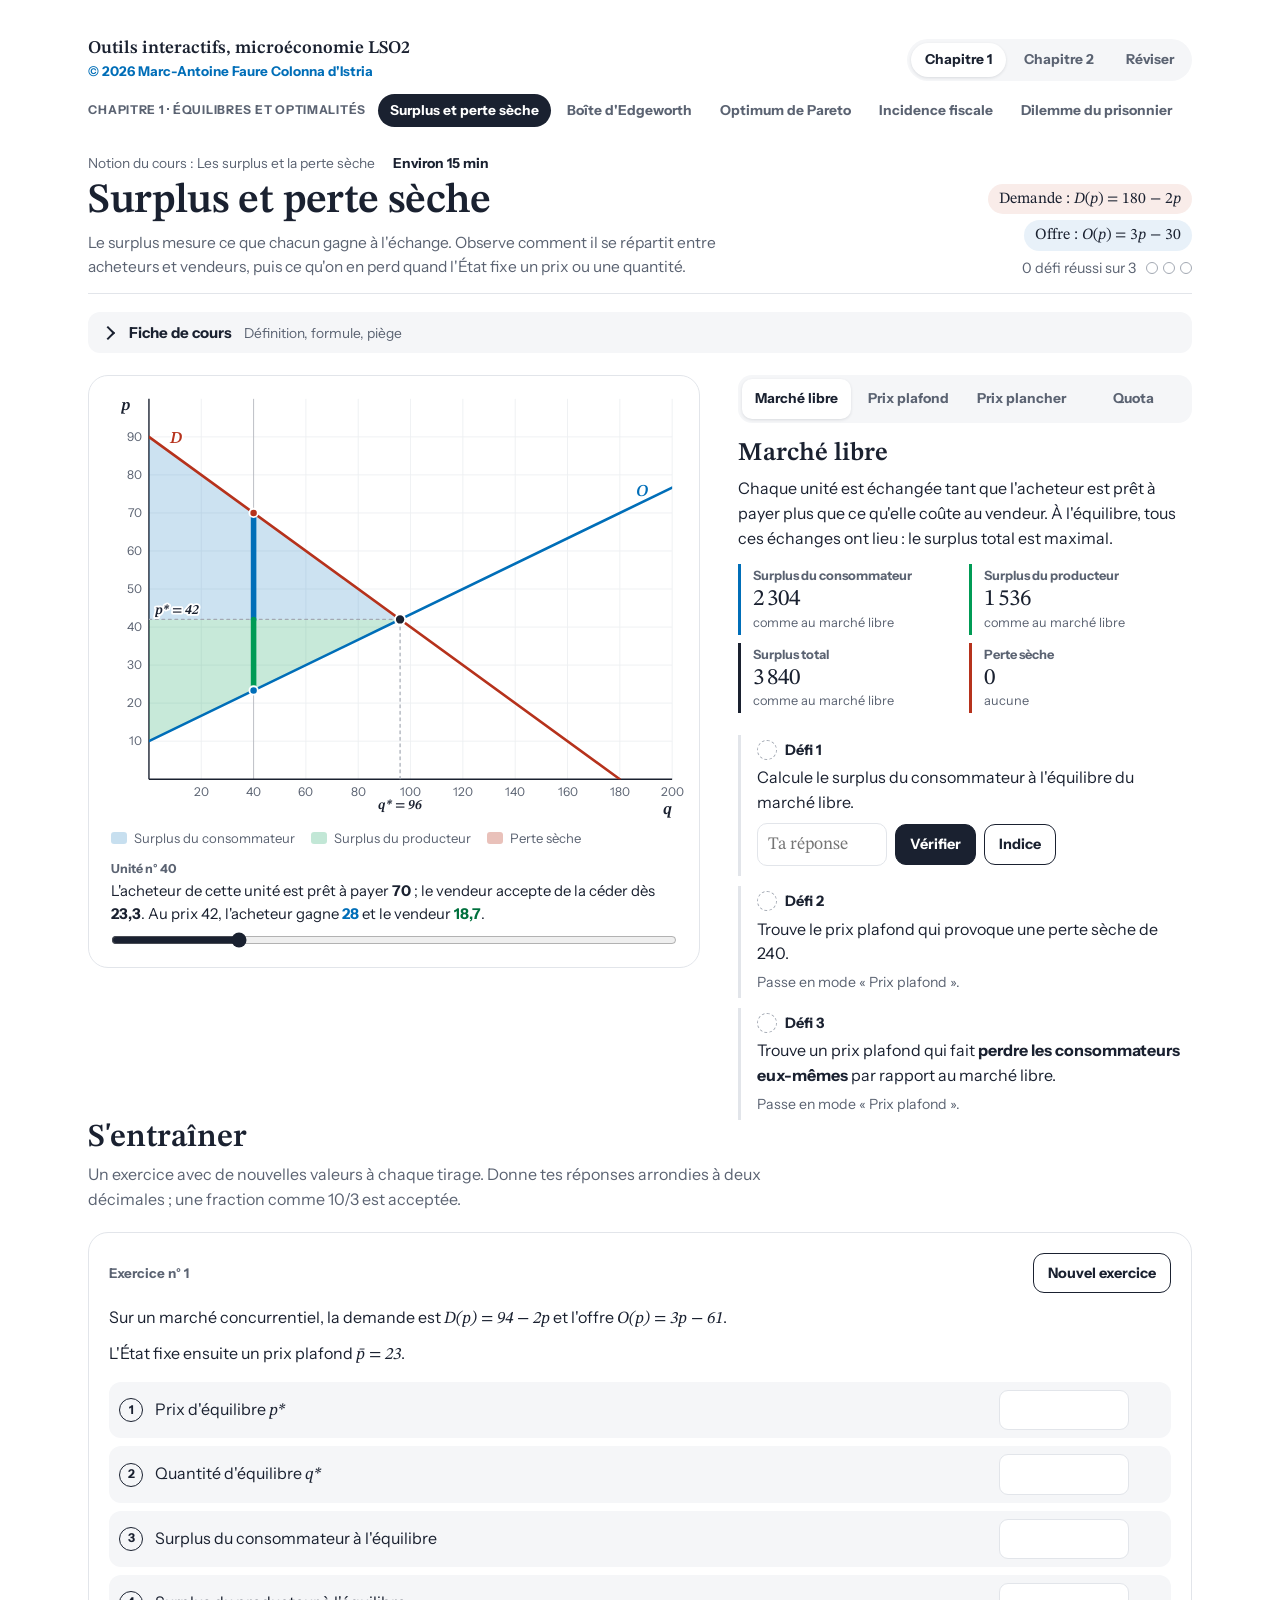
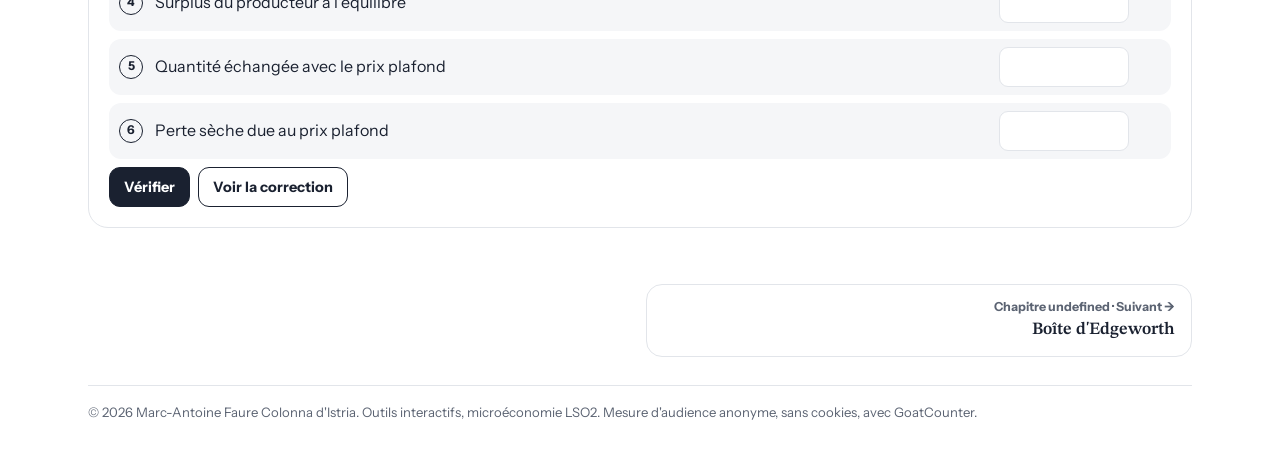
<file: surplus.html>
<!doctype html>
<html lang="fr">
<head>
<meta charset="utf-8">
<meta name="viewport" content="width=device-width, initial-scale=1, viewport-fit=cover">
<title>Surplus et perte sèche – Outils interactifs, microéconomie LSO2</title>
<meta name="author" content="Marc-Antoine Faure Colonna d'Istria">
<link rel="stylesheet" href="style.css">
<script src="commun.js"></script>
<script src="exercices.js"></script>
<style>
.fx{display:flex;flex-direction:column;gap:6px;align-items:flex-end}
.fn{font-family:var(--serif);font-size:1.12rem;padding:6px 14px;border-radius:99px}
.stage{display:grid;grid-template-columns:minmax(0,1.35fr) minmax(320px,1fr);gap:clamp(20px,3vw,40px);align-items:start}
.chartcol{position:sticky;top:20px}
svg.ch{display:block;width:100%;height:auto;touch-action:none;user-select:none}
svg.ch .lbl{font-family:var(--serif);font-style:italic;font-weight:600;font-size:18px;paint-order:stroke;stroke:#fff;stroke-width:4px;stroke-linejoin:round}
svg.ch .tag{font-weight:700;font-size:12.5px;paint-order:stroke;stroke:#fff;stroke-width:4px}
.insp{padding:10px 14px 2px;font-size:.93rem;min-height:66px}
.inspsl{padding:0 14px}
.seg{display:grid;grid-template-columns:repeat(4,1fr);gap:4px;padding:4px;background:var(--soft);border-radius:14px;margin-bottom:16px}
.seg button{appearance:none;border:none;background:transparent;border-radius:10px;padding:9px 6px;font:inherit;font-size:.86rem;font-weight:700;color:var(--muted);cursor:pointer}
.panel h2{font-family:var(--serif);font-weight:600;font-size:1.6rem;line-height:1.15;margin:0 0 8px}
.panel p{margin:0 0 10px}
.ctl{margin:14px 0}
.ctl label b{font-family:var(--serif);font-size:1.25rem}
.nums{display:grid;grid-template-columns:1fr 1fr;gap:8px;margin:14px 0}
.num{border-radius:14px;padding:10px 12px;background:var(--soft);border-left:4px solid var(--faint)}
.num .h{font-size:.8rem;font-weight:700;color:var(--muted)}
.num .v{font-family:var(--serif);font-size:1.45rem;line-height:1.15}
.num .d{font-size:.8rem;color:var(--muted)}
.num.sc{border-left-color:var(--navy)}.num.sp{border-left-color:var(--forest)}.num.ps{border-left-color:var(--brick)}.num.st{border-left-color:var(--ink)}
.defis{margin-top:22px;display:grid;gap:10px}
.row{display:flex;gap:8px;margin-top:8px;flex-wrap:wrap}
.row input{font:inherit;font-family:var(--serif);font-size:1.1rem;width:130px;padding:7px 10px;border:1.5px solid var(--line);border-radius:10px}
@media (max-width:920px){.stage{grid-template-columns:1fr}.chartcol{position:static}.fx{align-items:flex-start}}
@media (max-width:420px){.seg button{font-size:.76rem}.nums{grid-template-columns:1fr 1fr}}
</style>
</head>
<body>
<div class="wrap">
  <div id="site-nav"></div>
  <header class="top">
    <div>
      <h1>Surplus et perte sèche</h1>
      <p class="lede">Le surplus mesure ce que chacun gagne à l'échange. Observe comment il se répartit entre acheteurs et vendeurs, puis ce qu'on en perd quand l'État fixe un prix ou une quantité.</p>
    </div>
    <div class="fx">
      <span class="fn d">Demande : <i>D</i>(<i>p</i>) = 180 − 2<i>p</i></span>
      <span class="fn o">Offre : <i>O</i>(<i>p</i>) = 3<i>p</i> − 30</span>
      <div class="score"><span id="scoreTxt"></span><span class="dots" id="dots"><i></i><i></i><i></i></span></div>
    </div>
  </header>
  <details class="fiche">
    <summary>Fiche de cours <small>Définition, formule, piège</small></summary>
    <div class="fiche-grid">
      <div class="fbox"><div class="ft">Définition</div><div class="fc"><p>Le <b>surplus du consommateur</b> est l'évaluation monétaire de la satisfaction que les acheteurs retirent de l'échange : l'écart entre le prix maximum qu'ils sont prêts à payer et le prix de marché.</p><p>Le <b>surplus du producteur</b> est l'écart entre le prix de marché et le prix minimum auquel les vendeurs acceptent de vendre.</p></div></div>
      <div class="fbox form"><div class="ft">Formule</div><div class="fc"><p><span class="m">S<sub>cons</sub> = (p<sub>max</sub> − p*) × q* / 2</span></p><p><span class="m">S<sub>prod</sub> = (p* − p<sub>min</sub>) × q* / 2</span></p><p>Perte sèche : surplus total perdu par rapport à l'équilibre, le triangle entre la demande et l'offre sur les unités qui ne sont plus échangées.</p></div></div>
      <div class="fbox warn"><div class="ft">Piège</div><div class="fc"><ul><li>Le surplus du producteur n'est pas le profit : <span class="m">SP = π + CF</span>.</li><li>La perte sèche se mesure entre la quantité échangée et <span class="m">q*</span>, pas depuis 0.</li><li>Un prix plafond au-dessus de <span class="m">p*</span>, ou un prix plancher en dessous, ne change rien.</li></ul></div></div>
    </div>
  </details>

  <main class="stage">
    <div class="chartcol">
      <div class="card">
        <svg class="ch" id="ch" aria-label="Graphique offre et demande"></svg>
        <div class="legend">
          <span><i style="background:rgba(0,110,184,.22)"></i>Surplus du consommateur</span>
          <span><i style="background:rgba(0,155,85,.24)"></i>Surplus du producteur</span>
          <span><i style="background:rgba(182,50,28,.3)"></i>Perte sèche</span>
        </div>
        <div class="insp" id="insp" aria-live="polite"></div>
        <div class="inspsl"><input type="range" id="qi" min="1" max="180" step="1" aria-label="Unité inspectée"></div>
      </div>
    </div>

    <aside class="panel">
      <div class="seg" role="group" aria-label="Situation de marché">
        <button data-m="libre" aria-pressed="true">Marché libre</button>
        <button data-m="plafond" aria-pressed="false">Prix plafond</button>
        <button data-m="plancher" aria-pressed="false">Prix plancher</button>
        <button data-m="quota" aria-pressed="false">Quota</button>
      </div>
      <h2 id="mt"></h2>
      <p id="mx"></p>
      <div class="ctl" id="ctl" hidden>
        <label for="lv"><span id="lvl"></span><b id="lvv"></b></label>
        <input type="range" id="lv">
      </div>
      <div class="nums">
        <div class="num sc"><div class="h">Surplus du consommateur</div><div class="v" id="nSC"></div><div class="d" id="dSC"></div></div>
        <div class="num sp"><div class="h">Surplus du producteur</div><div class="v" id="nSP"></div><div class="d" id="dSP"></div></div>
        <div class="num st"><div class="h">Surplus total</div><div class="v" id="nST"></div><div class="d" id="dST"></div></div>
        <div class="num ps"><div class="h">Perte sèche</div><div class="v" id="nPS"></div><div class="d" id="dPS"></div></div>
      </div>
      <p class="small" id="assume"></p>

      <div class="defis">
        <div class="defi" id="d0">
          <div class="lab"><span class="ic"></span>Défi 1</div>
          <div>Calcule le surplus du consommateur à l'équilibre du marché libre.</div>
          <div class="row"><input id="ans" inputmode="decimal" aria-label="Ta réponse" placeholder="Ta réponse"><button class="btn" id="chk">Vérifier</button><button class="btn ghost" id="hint">Indice</button></div>
          <div class="st" id="s0" aria-live="polite"></div>
          <div class="fb"><b>Exact.</b> <span class="m">SC = ½ × (p<sub>max</sub> − p*) × q* = ½ × (90 − 42) × 96 = 2 304</span>. Avec <span class="m">SP = ½ × (42 − 10) × 96 = 1 536</span>, le surplus total vaut 3 840.</div>
        </div>
        <div class="defi" id="d1">
          <div class="lab"><span class="ic"></span>Défi 2</div>
          <div>Trouve le prix plafond qui provoque une perte sèche de 240.</div>
          <div class="st" id="s1" aria-live="polite"></div>
          <div class="fb"><b>Bien vu.</b> À <span class="m">p̄ = 34</span>, les producteurs n'offrent plus que 72 unités. Les 24 unités entre 72 et 96 ne sont plus échangées : leur gain, <span class="m">½ × 20 × 24 = 240</span>, est perdu.</div>
        </div>
        <div class="defi" id="d2">
          <div class="lab"><span class="ic"></span>Défi 3</div>
          <div>Trouve un prix plafond qui fait <b>perdre les consommateurs eux-mêmes</b> par rapport au marché libre.</div>
          <div class="st" id="s2" aria-live="polite"></div>
          <div class="fb"><b>Paradoxe résolu.</b> Les consommateurs paient moins cher, mais la pénurie est si forte que ce gain sur le prix ne compense plus les unités qu'ils ne peuvent plus acheter. Un prix plafond peut nuire à ceux qu'il veut protéger.</div>
        </div>
      </div>
    </aside>
  </main>

  <section class="block" id="exo"></section>
  <div id="site-pager"></div>
  <footer>© 2026 Marc-Antoine Faure Colonna d'Istria. Outils interactifs, microéconomie LSO2. Mesure d'audience anonyme, sans cookies, avec GoatCounter.</footer>
</div>

<script>
(() => {
  const C = { navy:'#006EB8', brick:'#B6321C', forest:'#009B55', ink:'#1A2130', muted:'#5B6372', faint:'#A3A9B3' };
  const $ = s => document.querySelector(s);
  const reduce = window.matchMedia('(prefers-reduced-motion: reduce)').matches;
  const fr = (n, d = 1) => { const r = Math.round(n * 10 ** d) / 10 ** d, v = Object.is(r, -0) ? 0 : r; let [i, f] = Math.abs(v).toFixed(d).split('.'); f = f ? f.replace(/0+$/, '') : ''; i = i.replace(/\B(?=(\d{3})+(?!\d))/g, '\u202f'); return (v < 0 ? '−' : '') + i + (f ? ',' + f : ''); };
  const sgn = n => (n > 0.05 ? '+' : '') + fr(n);

  /* Modèle du cours */
  const pD = q => 90 - q / 2, pO = q => 10 + q / 3, Dq = p => 180 - 2 * p, Oq = p => 3 * p - 30;
  const QS = 96, PS = 42, SC0 = 2304, SP0 = 1536, W0 = 3840;

  /* Graphique */
  const QM = 200, PM = 100, L = 56, R = 20, T = 16, B = 44, W = 640, H = 470, PW = W - L - R, PH = H - T - B;
  const X = q => L + q / QM * PW, Y = p => T + (1 - p / PM) * PH;
  const svg = $('#ch'); svg.setAttribute('viewBox', `0 0 ${W} ${H}`);
  let base = `<defs><clipPath id="cl"><rect x="${L}" y="${T}" width="${PW}" height="${PH}"/></clipPath>
    <marker id="ar" viewBox="0 0 10 10" refX="5" refY="5" markerWidth="6" markerHeight="6" orient="auto-start-reverse"><path d="M0 0L10 5L0 10Z" fill="${C.ink}"/></marker></defs>`;
  for (let q = 20; q <= QM; q += 20) base += `<line class="gl" x1="${X(q)}" y1="${T}" x2="${X(q)}" y2="${T + PH}"/><text x="${X(q)}" y="${T + PH + 18}" text-anchor="middle" fill="${C.muted}">${q}</text>`;
  for (let p = 10; p < PM; p += 10) base += `<line class="gl" x1="${L}" y1="${Y(p)}" x2="${L + PW}" y2="${Y(p)}"/><text x="${L - 8}" y="${Y(p) + 4.5}" text-anchor="end" fill="${C.muted}">${p}</text>`;
  base += `<line x1="${L}" y1="${T + PH}" x2="${L + PW}" y2="${T + PH}" stroke="${C.ink}" stroke-width="1.5"/><line x1="${L}" y1="${T}" x2="${L}" y2="${T + PH}" stroke="${C.ink}" stroke-width="1.5"/>`;
  base += `<text class="lbl" x="${L + PW}" y="${T + PH + 38}" text-anchor="end" fill="${C.ink}">q</text><text class="lbl" x="${L - 30}" y="${T + 12}" fill="${C.ink}">p</text>`;
  svg.innerHTML = base + '<g id="G" clip-path="url(#cl)"></g><g id="Tx"></g><g id="Fx"></g>';
  const gG = $('#G'), gT = $('#Tx'), gF = $('#Fx');
  const poly = pts => 'M' + pts.map(([q, p]) => `${X(q).toFixed(1)} ${Y(p).toFixed(1)}`).join('L') + 'Z';
  const seg = (q1, p1, q2, p2, col, w = 2.5, ex = '') => `<line x1="${X(q1)}" y1="${Y(p1)}" x2="${X(q2)}" y2="${Y(p2)}" stroke="${col}" stroke-width="${w}" stroke-linecap="round" ${ex}/>`;
  const dot = (q, p, col, r = 5.5) => `<circle cx="${X(q)}" cy="${Y(p)}" r="${r}" fill="${col}" stroke="#fff" stroke-width="2"/>`;
  const axq = (q, txt, col = C.ink) => `<text class="tag mt" x="${X(q)}" y="${T + PH + 32}" text-anchor="middle" fill="${col}">${txt}</text>`;
  const axp = (p, txt, col = C.ink) => `<text class="tag mt" x="${L + 6}" y="${Y(p) - 6}" fill="${col}">${txt}</text>`;

  /* État */
  const MODES = {
    libre: { t: 'Marché libre', x: 'Chaque unité est échangée tant que l\'acheteur est prêt à payer plus que ce qu\'elle coûte au vendeur. À l\'équilibre, tous ces échanges ont lieu : le surplus total est maximal.' },
    plafond: { t: 'Prix plafond', x: 'L\'État interdit de vendre au-dessus d\'un prix maximum. S\'il est inférieur à <span class="m">p* = 42</span>, les producteurs réduisent leur offre : la quantité échangée est <span class="m">O(p̄)</span>, et une pénurie apparaît.', lab: 'Prix plafond <span class="m">p̄</span>', min: 10, max: 60 },
    plancher: { t: 'Prix plancher', x: 'L\'État interdit de vendre en dessous d\'un prix minimum. S\'il dépasse <span class="m">p* = 42</span>, les consommateurs achètent moins : la quantité échangée est <span class="m">D(p̲)</span>, et un excédent apparaît.', lab: 'Prix plancher <span class="m">p̲</span>', min: 20, max: 90 },
    quota: { t: 'Quota', x: 'L\'État limite la quantité vendue. S\'il est inférieur à <span class="m">q* = 96</span>, le prix monte jusqu\'à ce que la demande égale le quota : <span class="m">p = p<sub>D</sub>(q̄)</span>. Le gain lié à ce prix plus élevé revient aux producteurs autorisés à vendre.', lab: 'Quota <span class="m">q̄</span>', min: 0, max: 140 }
  };
  const st = { mode: 'libre', plafond: 30, plancher: 54, quota: 60, qi: 40, done: [false, false, false] };

  function outcome() {
    let q = QS, p = PS;
    if (st.mode === 'plafond' && st.plafond < PS) { p = st.plafond; q = Oq(p); }
    if (st.mode === 'plancher' && st.plancher > PS) { p = st.plancher; q = Dq(p); }
    if (st.mode === 'quota' && st.quota < QS) { q = st.quota; p = pD(q); }
    q = Math.max(q, 0);
    const SC = q * (90 - p) - q * q / 4, SP = q * (p - 10) - q * q / 6;
    return { q, p, SC, SP, DW: W0 - SC - SP, bind: q < QS - 1e-9 };
  }

  function render() {
    const o = outcome(), q = o.q, p = o.p;
    let g = '', t = '';
    if (q > 0) {
      g += `<path d="${poly([[0, 90], [q, pD(q)], [q, p], [0, p]])}" fill="${C.navy}" fill-opacity=".2"/>`;
      g += `<path d="${poly([[0, p], [q, p], [q, pO(q)], [0, 10]])}" fill="${C.forest}" fill-opacity=".22"/>`;
    }
    if (o.bind) g += `<path d="${poly([[q, pD(q)], [QS, PS], [q, pO(q)]])}" fill="${C.brick}" fill-opacity=".3"/>`;
    g += seg(0, 90, 180, 0, C.brick, 2.8) + seg(0, 10, 200, 10 + 200 / 3, C.navy, 2.8);
    // Intervention
    const m = st.mode;
    if (m === 'plafond' || m === 'plancher') {
      const lv = st[m];
      g += seg(0, lv, QM, lv, C.ink, 2, 'stroke-dasharray="7 5"');
      t += `<text class="tag" x="${X(QM) - 4}" y="${Y(lv) - 7}" text-anchor="end" fill="${C.ink}">${m === 'plafond' ? 'Prix plafond' : 'Prix plancher'}</text>`;
      const a = Oq(lv), b = Dq(lv);
      if ((m === 'plafond' && lv < PS) || (m === 'plancher' && lv > PS)) {
        const lo = Math.min(a, b), hi = Math.max(a, b), yy = Y(lv) + 16;
        if (hi - lo > 6) t += `<line x1="${X(Math.max(lo, 0))}" y1="${yy}" x2="${X(hi)}" y2="${yy}" stroke="${C.ink}" stroke-width="1.5" marker-start="url(#ar)" marker-end="url(#ar)"/><text class="tag" x="${X((Math.max(lo, 0) + hi) / 2)}" y="${yy + 16}" text-anchor="middle" fill="${C.ink}">${m === 'plafond' ? 'Pénurie' : 'Excédent'} : ${fr(hi - Math.max(lo, 0), 0)}</text>`;
      }
    }
    if (m === 'quota') {
      g += seg(st.quota, 0, st.quota, PM, C.ink, 2, 'stroke-dasharray="7 5"');
      t += `<text class="tag" x="${X(st.quota) + 6}" y="${T + 14}" fill="${C.ink}">Quota</text>`;
    }
    // Repères
    g += seg(0, p, q, p, C.faint, 1.3, 'stroke-dasharray="3 4"') + seg(q, 0, q, Math.max(p, pD(q)), C.faint, 1.3, 'stroke-dasharray="3 4"');
    if (o.bind) t += dot(QS, PS, '#fff', 5).replace('stroke="#fff"', `stroke="${C.faint}"`) + axq(QS, 'q*', C.muted);
    t += axq(q, o.bind ? fr(q, 0) : 'q* = 96') + axp(p, o.bind ? `p = ${fr(p)}` : 'p* = 42');
    t += `<text class="lbl" x="${X(8)}" y="${Y(pD(8)) - 10}" fill="${C.brick}">D</text><text class="lbl" x="${X(186)}" y="${Y(pO(186)) - 10}" fill="${C.navy}">O</text>`;
    if (q > 0) t += dot(q, p, C.ink);
    // Inspecteur d'unité
    const qi = st.qi, a = pD(qi), c = pO(qi), traded = qi <= q + 1e-9;
    let msg;
    g += seg(qi, 0, qi, PM, C.ink, 1, 'opacity=".25"');
    if (traded) {
      g += seg(qi, p, qi, a, C.navy, 6) + seg(qi, c, qi, p, C.forest, 6);
      msg = `L'acheteur de cette unité est prêt à payer <b>${fr(a)}</b> ; le vendeur accepte de la céder dès <b>${fr(c)}</b>. Au prix ${fr(p)}, l'acheteur gagne <b style="color:var(--navy)">${fr(a - p)}</b> et le vendeur <b style="color:var(--forest-ink)">${fr(p - c)}</b>.`;
    } else if (qi < QS) {
      g += seg(qi, c, qi, a, C.brick, 6);
      msg = `L'acheteur est prêt à payer <b>${fr(a)}</b> et le vendeur accepterait <b>${fr(c)}</b> : l'échange serait avantageux, mais il n'a pas lieu. Le gain de <b style="color:var(--brick)">${fr(a - c)}</b> est perdu, c'est un morceau de la perte sèche.`;
    } else {
      g += seg(qi, a, qi, c, C.faint, 4, 'stroke-dasharray="4 3"');
      msg = `L'acheteur ne paierait que <b>${fr(a)}</b>, alors que le vendeur demande au moins <b>${fr(c)}</b>. Personne ne gagne à échanger cette unité.`;
    }
    t += dot(qi, a, C.brick, 4.5) + dot(qi, c, C.navy, 4.5);
    gG.innerHTML = g; gT.innerHTML = t;
    $('#insp').innerHTML = `<span class="k">Unité n° ${qi}</span>${msg}`;
    // Panneau
    $('#nSC').textContent = fr(o.SC); $('#nSP').textContent = fr(o.SP); $('#nST').textContent = fr(o.SC + o.SP); $('#nPS').textContent = fr(o.DW);
    const dv = (v, v0) => Math.abs(v - v0) < .05 ? 'comme au marché libre' : `${sgn(v - v0)} par rapport au marché libre`;
    $('#dSC').textContent = dv(o.SC, SC0); $('#dSP').textContent = dv(o.SP, SP0); $('#dST').textContent = dv(o.SC + o.SP, W0);
    $('#dPS').textContent = o.bind ? 'surplus détruit' : 'aucune';
    const as = { libre: '', plafond: 'On suppose que les unités disponibles vont aux acheteurs qui les valorisent le plus.', plancher: 'On suppose que ce sont les producteurs les plus efficaces qui vendent.', quota: 'On suppose que les droits de vendre vont aux producteurs les plus efficaces.' };
    let extra = '';
    if (m !== 'libre' && !o.bind) extra = 'À ce niveau, la mesure n\'est pas contraignante : le marché reste à l\'équilibre. ';
    $('#assume').textContent = extra + as[m];
    // Statuts des défis
    $('#s1').textContent = st.done[1] ? '' : m === 'plafond' ? `Perte sèche actuelle : ${fr(o.DW)}.` : 'Passe en mode « Prix plafond ».';
    $('#s2').textContent = st.done[2] ? '' : m === 'plafond' ? (o.bind ? `Surplus du consommateur : ${fr(o.SC)}, contre 2 304 au marché libre.` : 'Le plafond doit être contraignant, donc inférieur à 42.') : 'Passe en mode « Prix plafond ».';
  }

  /* Défis */
  function win(i) {
    if (st.done[i]) return;
    st.done[i] = true; syncDone(); render();
    const d = $('#d' + i); if (!reduce) { d.classList.remove('pop'); void d.offsetWidth; d.classList.add('pop'); }
  }
  function syncDone() {
    st.done.forEach((v, i) => $('#d' + i).classList.toggle('ok', v));
    const n = st.done.filter(Boolean).length;
    document.querySelectorAll('#dots i').forEach((e, i) => e.classList.toggle('on', i < n));
    $('#scoreTxt').textContent = n === 3 ? 'Les 3 défis sont réussis' : `${n} défi${n > 1 ? 's' : ''} réussi${n > 1 ? 's' : ''} sur 3`;
  }
  function check() {
    const o = outcome();
    if (st.mode === 'plafond' && Math.abs(o.DW - 240) < .5) win(1);
    if (st.mode === 'plafond' && o.bind && o.SC < SC0 - 1) win(2);
  }
  $('#chk').addEventListener('click', () => {
    const v = parseFloat($('#ans').value.replace(/\s/g, '').replace(',', '.'));
    const s = $('#s0');
    if (isNaN(v)) { s.textContent = 'Entre un nombre.'; return; }
    if (Math.abs(v - 2304) < .5) { s.textContent = ''; win(0); return; }
    if (Math.abs(v - 1536) < .5) s.textContent = 'C\'est le surplus du producteur. Le surplus du consommateur est le triangle au-dessus du prix.';
    else if (Math.abs(v - 4608) < .5) s.textContent = 'Presque : c\'est l\'aire du rectangle. Un triangle, c\'est la moitié.';
    else if (Math.abs(v - 3840) < .5) s.textContent = 'C\'est le surplus total. On demande seulement la part des consommateurs.';
    else s.textContent = 'Pas encore. Repère le prix maximal que quelqu\'un accepte de payer, là où la demande coupe l\'axe des prix.';
  });
  $('#ans').addEventListener('keydown', e => { if (e.key === 'Enter') $('#chk').click(); });
  $('#hint').addEventListener('click', () => { $('#s0').innerHTML = 'Le surplus du consommateur est le triangle bleu : ½ × (p<sub>max</sub> − p*) × q*, avec p<sub>max</sub> = 90, là où la demande coupe l\'axe des prix.'; });

  /* Commandes */
  function setMode(m) {
    st.mode = m;
    document.querySelectorAll('.seg button').forEach(b => b.setAttribute('aria-pressed', String(b.dataset.m === m)));
    $('#mt').textContent = MODES[m].t; $('#mx').innerHTML = MODES[m].x;
    const ctl = $('#ctl'), lv = $('#lv');
    ctl.hidden = m === 'libre';
    if (m !== 'libre') { lv.min = MODES[m].min; lv.max = MODES[m].max; lv.step = 1; lv.value = st[m]; $('#lvl').innerHTML = MODES[m].lab; $('#lvv').textContent = st[m]; }
    render(); check();
  }
  document.querySelectorAll('.seg button').forEach(b => b.addEventListener('click', () => setMode(b.dataset.m)));
  $('#lv').addEventListener('input', e => { st[st.mode] = +e.target.value; $('#lvv').textContent = st[st.mode]; render(); check(); });
  const qiS = $('#qi'); qiS.value = st.qi;
  qiS.addEventListener('input', () => { st.qi = +qiS.value; render(); });
  let dragging = false;
  const fromEvt = e => { const pt = svg.createSVGPoint(); pt.x = e.clientX; pt.y = e.clientY; const s = pt.matrixTransform(svg.getScreenCTM().inverse()); return Math.round(Math.max(1, Math.min(180, (s.x - L) / PW * QM))); };
  svg.addEventListener('pointerdown', e => { dragging = true; svg.setPointerCapture(e.pointerId); st.qi = fromEvt(e); qiS.value = st.qi; render(); });
  svg.addEventListener('pointermove', e => { if (!dragging && e.pointerType !== 'mouse') return; const v = fromEvt(e); if (v !== st.qi) { st.qi = v; qiS.value = v; render(); } });
  const up = () => dragging = false; svg.addEventListener('pointerup', up); svg.addEventListener('pointercancel', up);

  syncDone(); setMode('libre');
})();
</script>
<script>Exercice('#exo', () => (Math.random() < 0.6 ? GEN.surplus : GEN.plancher).gen());</script>
</body>
</html>
</file>
<file: style.css>
/* Outils interactifs, microéconomie LSO2 — © 2026 Marc-Antoine Faure Colonna d'Istria
   Feuille de style commune à toutes les pages. */
@font-face{font-family:'Instrument Sans';src:url('InstrumentSans-Regular.ttf') format('truetype');font-weight:400;font-style:normal;font-display:swap}
@font-face{font-family:'Instrument Sans';src:url('InstrumentSans-Italic.ttf') format('truetype');font-weight:400;font-style:italic;font-display:swap}
@font-face{font-family:'Instrument Sans';src:url('InstrumentSans-Bold.ttf') format('truetype');font-weight:700;font-style:normal;font-display:swap}
@font-face{font-family:'Instrument Sans';src:url('InstrumentSans-BoldItalic.ttf') format('truetype');font-weight:700;font-style:italic;font-display:swap}
@font-face{font-family:'STIX Two Text';src:url('STIXTwoText-Regular.ttf') format('truetype');font-weight:400;font-style:normal;font-display:swap}
@font-face{font-family:'STIX Two Text';src:url('STIXTwoText-Italic.ttf') format('truetype');font-weight:400;font-style:italic;font-display:swap}
@font-face{font-family:'STIX Two Text';src:url('STIXTwoText-SemiBold.ttf') format('truetype');font-weight:600;font-style:normal;font-display:swap}
@font-face{font-family:'STIX Two Text';src:url('STIXTwoText-SemiBoldItalic.ttf') format('truetype');font-weight:600;font-style:italic;font-display:swap}
:root{
  color-scheme:light;
  --navy:#006EB8; --navy-soft:#E8F1F9; --brick:#B6321C; --brick-soft:#F9ECE9;
  --forest:#009B55; --forest-soft:#E6F5ED; --forest-ink:#00703D;
  --ink:#1A2130; --muted:#5B6372; --faint:#A3A9B3; --line:#E2E5EA; --soft:#F5F6F8; --paper:#fff;
  --serif:'STIX Two Text','Cambria Math','Times New Roman',serif;
  --sans:'Instrument Sans',system-ui,-apple-system,'Segoe UI',Roboto,sans-serif;
  box-sizing:border-box; padding-top:env(safe-area-inset-top,0px); padding-bottom:env(safe-area-inset-bottom,0px);
}
html{scroll-padding-top:env(safe-area-inset-top,0px);background:#fff}
*,*::before,*::after{box-sizing:inherit}
[hidden]{display:none!important}
body{margin:0;background:var(--paper);color:var(--ink);font-family:var(--sans);font-size:16px;line-height:1.55;-webkit-font-smoothing:antialiased}
.wrap{max-width:1180px;margin:0 auto;padding:clamp(16px,3vw,40px)}
:focus-visible{outline:3px solid var(--navy);outline-offset:2px}
.m{font-family:var(--serif);font-style:italic;font-size:1.07em;white-space:nowrap}
.m sub,.m sup{font-size:.72em}
.site{display:flex;flex-wrap:wrap;justify-content:space-between;align-items:center;gap:12px 24px;margin-bottom:12px}
.site .home{text-decoration:none;color:var(--ink);display:flex;flex-direction:column;gap:1px}
.site .home b{font-family:var(--serif);font-weight:600;font-size:1.12rem;line-height:1.2}
.site .home span{font-size:.84rem;font-weight:600;color:var(--navy)}
.site .home:hover b{text-decoration:underline;text-underline-offset:3px}
.site .chs{display:flex;gap:4px;padding:4px;background:var(--soft);border-radius:99px}
.site .chs a{padding:6px 14px;border-radius:99px;text-decoration:none;color:var(--muted);font-weight:700;font-size:.86rem;white-space:nowrap}
.site .chs a:hover{color:var(--ink)}
.site .chs a[aria-current="true"]{background:#fff;color:var(--ink);box-shadow:0 1px 3px rgba(26,33,48,.12)}
.subnav{display:flex;flex-wrap:wrap;align-items:center;gap:4px;margin-bottom:26px}
.subnav .chl{font-size:.76rem;font-weight:700;letter-spacing:.06em;text-transform:uppercase;color:var(--muted);margin-right:8px}
.subnav a{padding:6px 12px;border-radius:99px;text-decoration:none;color:var(--muted);font-weight:600;font-size:.86rem;transition:background .2s,color .2s}
.subnav a:hover{background:var(--soft);color:var(--ink)}
.subnav a[aria-current="page"]{background:var(--ink);color:#fff}
.pager{display:grid;grid-template-columns:1fr 1fr;gap:12px;margin-top:44px}
.pager a{display:block;border:1px solid var(--line);border-radius:16px;padding:12px 16px;text-decoration:none;color:var(--ink);transition:border-color .2s}
.pager a:hover{border-color:var(--ink)}
.pager a small{display:block;font-size:.78rem;font-weight:700;color:var(--muted)}
.pager a b{font-family:var(--serif);font-weight:600;font-size:1.08rem}
.pager a.next{text-align:right;grid-column:2}
header.top>div:first-child{flex:1 1 440px;min-width:0}
header.top{display:flex;flex-wrap:wrap;justify-content:space-between;align-items:flex-end;gap:16px 32px;padding-bottom:22px;border-bottom:1px solid var(--line);margin-bottom:28px}
h1{font-family:var(--serif);font-weight:600;font-size:clamp(2.2rem,4.6vw,3.4rem);line-height:1.02;letter-spacing:-.015em;margin:0 0 12px}
h2{font-family:var(--serif);font-weight:600;font-size:clamp(1.5rem,2.6vw,2rem);line-height:1.15;margin:0 0 6px}
h3{font-family:var(--serif);font-weight:600;font-size:1.2rem;margin:18px 0 6px}
.lede{max-width:64ch;color:var(--muted);margin:0;font-size:1.03rem}
.intro{color:var(--muted);margin:0 0 20px;max-width:68ch}
.side{display:flex;flex-direction:column;gap:6px;align-items:flex-end}
.fn{font-family:var(--serif);font-size:1.05rem;padding:5px 13px;border-radius:99px;background:var(--soft)}
.fn.d{background:var(--brick-soft)}.fn.o{background:var(--navy-soft)}
.score{display:flex;align-items:center;gap:10px;font-size:.9rem;color:var(--muted)}
.dots{display:flex;gap:5px}
.dots i{width:12px;height:12px;border-radius:50%;border:1.5px solid var(--faint)}
.dots i.on{background:var(--forest);border-color:var(--forest)}
section.block{margin-bottom:56px}
.stage{display:grid;grid-template-columns:minmax(0,1.3fr) minmax(320px,1fr);gap:clamp(20px,3vw,40px);align-items:start}
.stick{position:sticky;top:20px;display:grid;gap:12px}
.card{border:1px solid var(--line);border-radius:20px;padding:8px 8px 12px;background:#fff}
.card.pad{padding:20px}
svg.ch{display:block;width:100%;height:auto;user-select:none;touch-action:none}
svg.ch text{font-family:var(--sans);font-size:13px}
svg.ch .gl{stroke:#EEF0F3}
svg.ch .lbl{font-family:var(--serif);font-style:italic;font-weight:600;font-size:17px;paint-order:stroke;stroke:#fff;stroke-width:4px;stroke-linejoin:round}
svg.ch .tag{font-weight:700;font-size:12.5px;paint-order:stroke;stroke:#fff;stroke-width:4px;stroke-linejoin:round}
.legend{display:flex;flex-wrap:wrap;gap:6px 16px;padding:8px 14px 0;font-size:.82rem;color:var(--muted)}
.legend span{display:inline-flex;align-items:center;gap:7px}
.legend i{width:16px;height:12px;border-radius:3px;display:inline-block}
.legend i.ln{height:0;border-top:2.5px solid;border-radius:0;width:20px}
.legend i.dash{border-top-style:dashed}
.cap{font-size:.86rem;color:var(--muted);padding:6px 14px 0;margin:0}
.insp{padding:10px 14px 2px;font-size:.93rem;min-height:70px}
.insp .k{font-size:.78rem;font-weight:700;color:var(--muted);display:block;margin-bottom:2px}
.seg{display:grid;grid-auto-flow:column;grid-auto-columns:1fr;gap:4px;padding:4px;background:var(--soft);border-radius:14px;margin-bottom:12px}
.seg button{appearance:none;border:none;background:transparent;border-radius:10px;padding:9px 6px;font:inherit;font-size:.87rem;font-weight:700;color:var(--muted);cursor:pointer}
.seg button[aria-pressed="true"]{background:#fff;color:var(--ink);box-shadow:0 1px 3px rgba(26,33,48,.12)}
.ctl{margin:12px 0}
.ctl label{display:flex;justify-content:space-between;gap:10px;font-size:.92rem}
.ctl label b{font-family:var(--serif);font-size:1.2rem}
.ctl small{display:block;color:var(--muted);font-size:.8rem}
input[type=range]{width:100%;accent-color:var(--ink);margin:4px 0 0}
.nums{display:grid;grid-template-columns:repeat(auto-fit,minmax(118px,1fr));gap:8px;margin:12px 0}
.num{border-radius:12px;padding:8px 11px;background:var(--soft);border-left:4px solid var(--faint)}
.num .h{font-size:.77rem;font-weight:700;color:var(--muted)}
.num .v{font-family:var(--serif);font-size:1.3rem;line-height:1.15}
.num.navy{border-left-color:var(--navy)}.num.brick{border-left-color:var(--brick)}.num.forest{border-left-color:var(--forest)}.num.ink{border-left-color:var(--ink)}
.note{font-size:.92rem;padding:11px 13px;border-radius:12px;background:var(--soft);margin:10px 0}
.small{font-size:.84rem;color:var(--muted)}
.defis{margin-top:20px;display:grid;gap:10px}
.defi{border-radius:16px;padding:14px 16px;background:var(--soft);border:1px solid var(--line);transition:background .35s,border-color .35s}
.defi .lab{font-weight:700;font-size:.9rem;display:flex;align-items:center;gap:8px;margin-bottom:4px}
.defi .ic{width:20px;height:20px;border-radius:50%;border:1.5px dashed var(--faint);display:grid;place-items:center;font-size:.72rem;color:#fff;flex:none}
.defi .st{font-size:.88rem;color:var(--muted);margin-top:6px}
.defi .fb{display:none;margin-top:8px;font-size:.93rem}
.defi.ok{background:var(--forest-soft);border-color:#A9DCC0}
.defi.ok .ic{border:none;background:var(--forest)}
.defi.ok .ic::after{content:"✓"}
.defi.ok .fb{display:block}
.defi.ok .st{display:none}
.row{display:flex;gap:8px;margin-top:8px;flex-wrap:wrap;align-items:center}
.row input{font:inherit;font-family:var(--serif);font-size:1.05rem;width:120px;padding:6px 10px;border:1.5px solid var(--line);border-radius:10px;background:#fff}
.btn{appearance:none;border:1.5px solid var(--ink);background:var(--ink);color:#fff;border-radius:11px;padding:8px 14px;font:inherit;font-size:.9rem;font-weight:600;cursor:pointer}
.btn:hover{background:#2E3748}
.btn.ghost{background:#fff;color:var(--ink)}
.btn.ghost:hover{background:var(--soft)}
.opts{display:grid;gap:8px}
.opt{appearance:none;border:1.5px solid var(--line);background:#fff;border-radius:12px;padding:10px 14px;font:inherit;font-weight:600;text-align:left;cursor:pointer;transition:border-color .2s,background .2s}
.opt:hover:not(:disabled){border-color:var(--ink)}
.opt:disabled{cursor:default}
.opt.right{border-color:var(--forest);background:var(--forest-soft);color:var(--forest-ink)}
.opt.wrong{border-color:var(--brick);background:var(--brick-soft);color:var(--brick)}
.fbk{margin-top:12px;padding:12px 14px;border-radius:12px;font-size:.94rem;background:var(--soft)}
.fbk.ok{background:var(--forest-soft)}.fbk.ko{background:var(--brick-soft)}
table.t{width:100%;border-collapse:collapse;font-size:.92rem;margin:10px 0}
table.t th,table.t td{padding:8px 10px;border-bottom:1px solid var(--line);text-align:right}
table.t th:first-child,table.t td:first-child{text-align:left}
table.t th{font-size:.78rem;color:var(--muted);font-weight:700}
table.t td.v{font-family:var(--serif);font-size:1.02rem}
table.t tr.tot td{font-weight:700;border-top:2px solid var(--ink);border-bottom:none}
.tw{overflow-x:auto}
footer{margin-top:28px;padding-top:16px;border-top:1px solid var(--line);font-size:.82rem;color:var(--muted)}
.pop{animation:pop .5s ease-out}
@keyframes pop{40%{transform:scale(1.02)}}
@media (prefers-reduced-motion:reduce){.pop{animation:none}}
@media (max-width:920px){.stage{grid-template-columns:1fr}.stick{position:static}.side{align-items:flex-start}}
/* Encadrés de fiche */
.fiche{margin:0 0 30px;border:1px solid var(--line);border-radius:16px;background:#fff}
.fiche>summary{list-style:none;cursor:pointer;display:flex;align-items:baseline;flex-wrap:wrap;gap:4px 12px;padding:13px 18px;font-weight:700}
.fiche>summary::-webkit-details-marker{display:none}
.fiche>summary::before{content:"";align-self:center;width:8px;height:8px;border-right:2px solid var(--ink);border-bottom:2px solid var(--ink);transform:rotate(-45deg);transition:transform .2s;margin-right:4px}
.fiche[open]>summary::before{transform:rotate(45deg)}
.fiche>summary small{font-weight:500;color:var(--muted);font-size:.86rem}
.fiche-grid{display:grid;grid-template-columns:repeat(3,minmax(0,1fr));gap:12px;padding:0 16px 16px}
.fbox{border:1.5px solid var(--navy);border-radius:8px;overflow:hidden;background:var(--navy-soft)}
.fbox .ft{background:var(--navy);color:#fff;font-weight:700;font-size:.85rem;padding:5px 12px}
.fbox .fc{padding:10px 12px;font-size:.93rem}
.fbox .fc p{margin:0 0 7px}.fbox .fc p:last-child{margin:0}
.fbox .fc ul{margin:0;padding-left:18px}.fbox .fc li{margin:3px 0}
.fbox.form{border-color:var(--forest);background:var(--forest-soft)}.fbox.form .ft{background:var(--forest)}
.fbox.warn{border-color:#A3A9B3;background:var(--soft)}.fbox.warn .ft{background:#5B6372}
/* Exercices tirés au hasard */
.exo .exo-head{display:flex;justify-content:space-between;align-items:center;gap:10px;margin-bottom:12px}
.exo .exo-n{font-size:.84rem;font-weight:700;color:var(--muted)}
.exo-enonce{margin:0 0 14px;max-width:74ch}
.exo-enonce p{margin:0 0 8px}
.exo-q{list-style:none;margin:0;padding:0;display:grid;gap:8px;counter-reset:q}
.exo-q li{display:grid;grid-template-columns:26px minmax(0,1fr) 130px 22px;align-items:center;gap:10px;padding:8px 10px;border-radius:12px;background:var(--soft);counter-increment:q;transition:background .25s}
.exo-q li::before{content:counter(q);width:24px;height:24px;border-radius:50%;border:1.5px solid var(--ink);display:grid;place-items:center;font-size:.76rem;font-weight:700}
.exo-q input{font:inherit;font-family:var(--serif);font-size:1.05rem;width:100%;padding:6px 9px;border:1.5px solid var(--line);border-radius:9px;background:#fff;text-align:right}
.exo-q .mk{font-weight:700;text-align:center}
.exo-q li.ok{background:var(--forest-soft)}.exo-q li.ok input{border-color:var(--forest)}.exo-q li.ok .mk{color:var(--forest-ink)}
.exo-q li.ko{background:var(--brick-soft)}.exo-q li.ko input{border-color:var(--brick)}.exo-q li.ko .mk{color:var(--brick)}
.exo-sol{margin-top:14px;padding:14px 18px;border-radius:12px;border:1.5px solid var(--forest);background:#fff}
.exo-sol h4{margin:0 0 6px;font-size:.9rem}
.exo-sol ol{margin:0;padding-left:20px}.exo-sol li{margin:5px 0}
.exo-q .dg{grid-column:2 / -1;font-size:.86rem;color:var(--brick);line-height:1.4}
.exo-fig{margin:14px 0 0;max-width:620px}
.exo-fig figcaption{font-size:.84rem;color:var(--muted);margin-top:4px}
@media (max-width:880px){.fiche-grid{grid-template-columns:1fr}}
@media (max-width:560px){.exo-q li{grid-template-columns:24px minmax(0,1fr) 92px 18px;gap:7px}}

/* Impression des feuilles d'exercices */
.print-only{display:none}
@media print{
  @page{margin:16mm 14mm}
  body{font-size:10.5pt;background:#fff}
  .wrap{max-width:none;padding:0}
  nav.site,nav.subnav,.pager,footer,.no-print,.exo-head button,.exo .row,.exo .fbk,.exo .exo-sol,.exo-q .mk{display:none!important}
  .print-only{display:block!important}
  header.top{border-bottom:1.5px solid #000;margin-bottom:14px;padding-bottom:8px}
  .card{border:none!important;padding:0!important;box-shadow:none}
  .exo{break-inside:avoid;margin-bottom:18px}
  .exo-q li{background:none!important;padding:3px 0;grid-template-columns:22px minmax(0,1fr) 120px}
  .exo-q input{border:none;border-bottom:1px solid #000;border-radius:0;background:none}
  .corrige{break-before:page}
  .corrige .exo-sol{display:block!important;border:none;padding:0;margin:0 0 14px}
}

/* Formules dans les graphiques */
svg.ch .tag.mt{font-family:var(--serif);font-style:italic;font-weight:600;font-size:15px}
/* Notion du cours et durée, en tête des outils */
.kicker{display:flex;flex-wrap:wrap;gap:2px 18px;margin:0 0 6px;font-size:.86rem;color:var(--muted)}
.kicker span:last-child{color:var(--ink);font-weight:600}
/* Allègement : en-tête compact, encadrés en filet plutôt qu'en boîte */
body header.top{padding-bottom:14px;margin-bottom:18px;align-items:flex-end}
body h1{font-size:clamp(1.9rem,3.6vw,2.6rem);margin:0 0 8px}
body .lede{font-size:.97rem;max-width:70ch}
body .fn{font-size:.98rem;padding:3px 11px}
body .fiche{margin:0 0 22px;border-radius:12px}
body .fiche>summary{padding:8px 14px;font-size:.94rem}
body .fiche:not([open]){background:var(--soft);border-color:transparent}
body .defi{background:none;border:0;border-left:3px solid var(--line);border-radius:0;padding:4px 0 4px 16px}
body .defi.ok{background:none;border-left-color:var(--forest)}
body .num{background:none;border-radius:0;padding:2px 0 2px 12px;border-left-width:3px}
body .note,body .stat,body .mk .c,body .cmp .c,body .reveal,body .verdict,body .result{background:none;border-radius:0;border-left:3px solid var(--line);padding:4px 0 4px 14px}
body .cmp .c.f,body .result.ok{border-left-color:var(--forest)}
body .result.ko{border-left-color:var(--brick)}
@media print{.exo-q .dg{display:none!important}.exo-fig{break-inside:avoid}}
</file>
